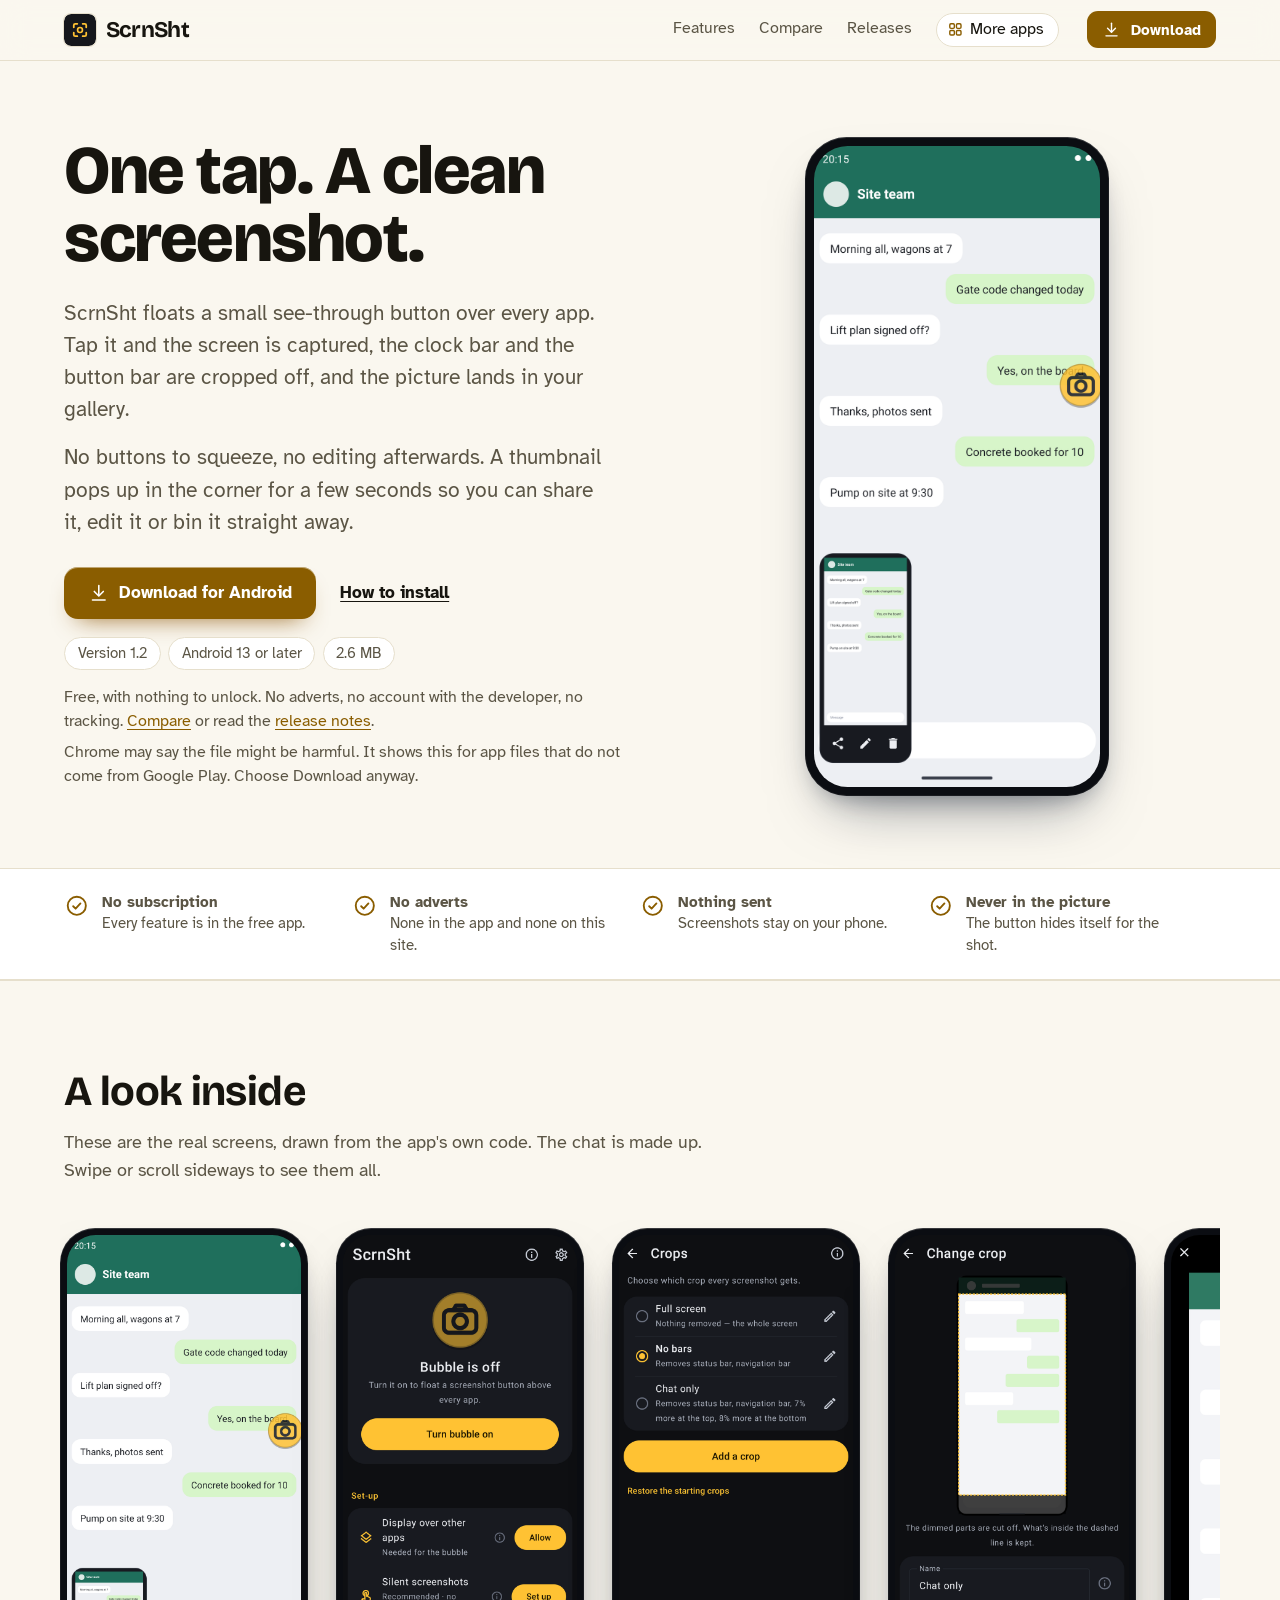
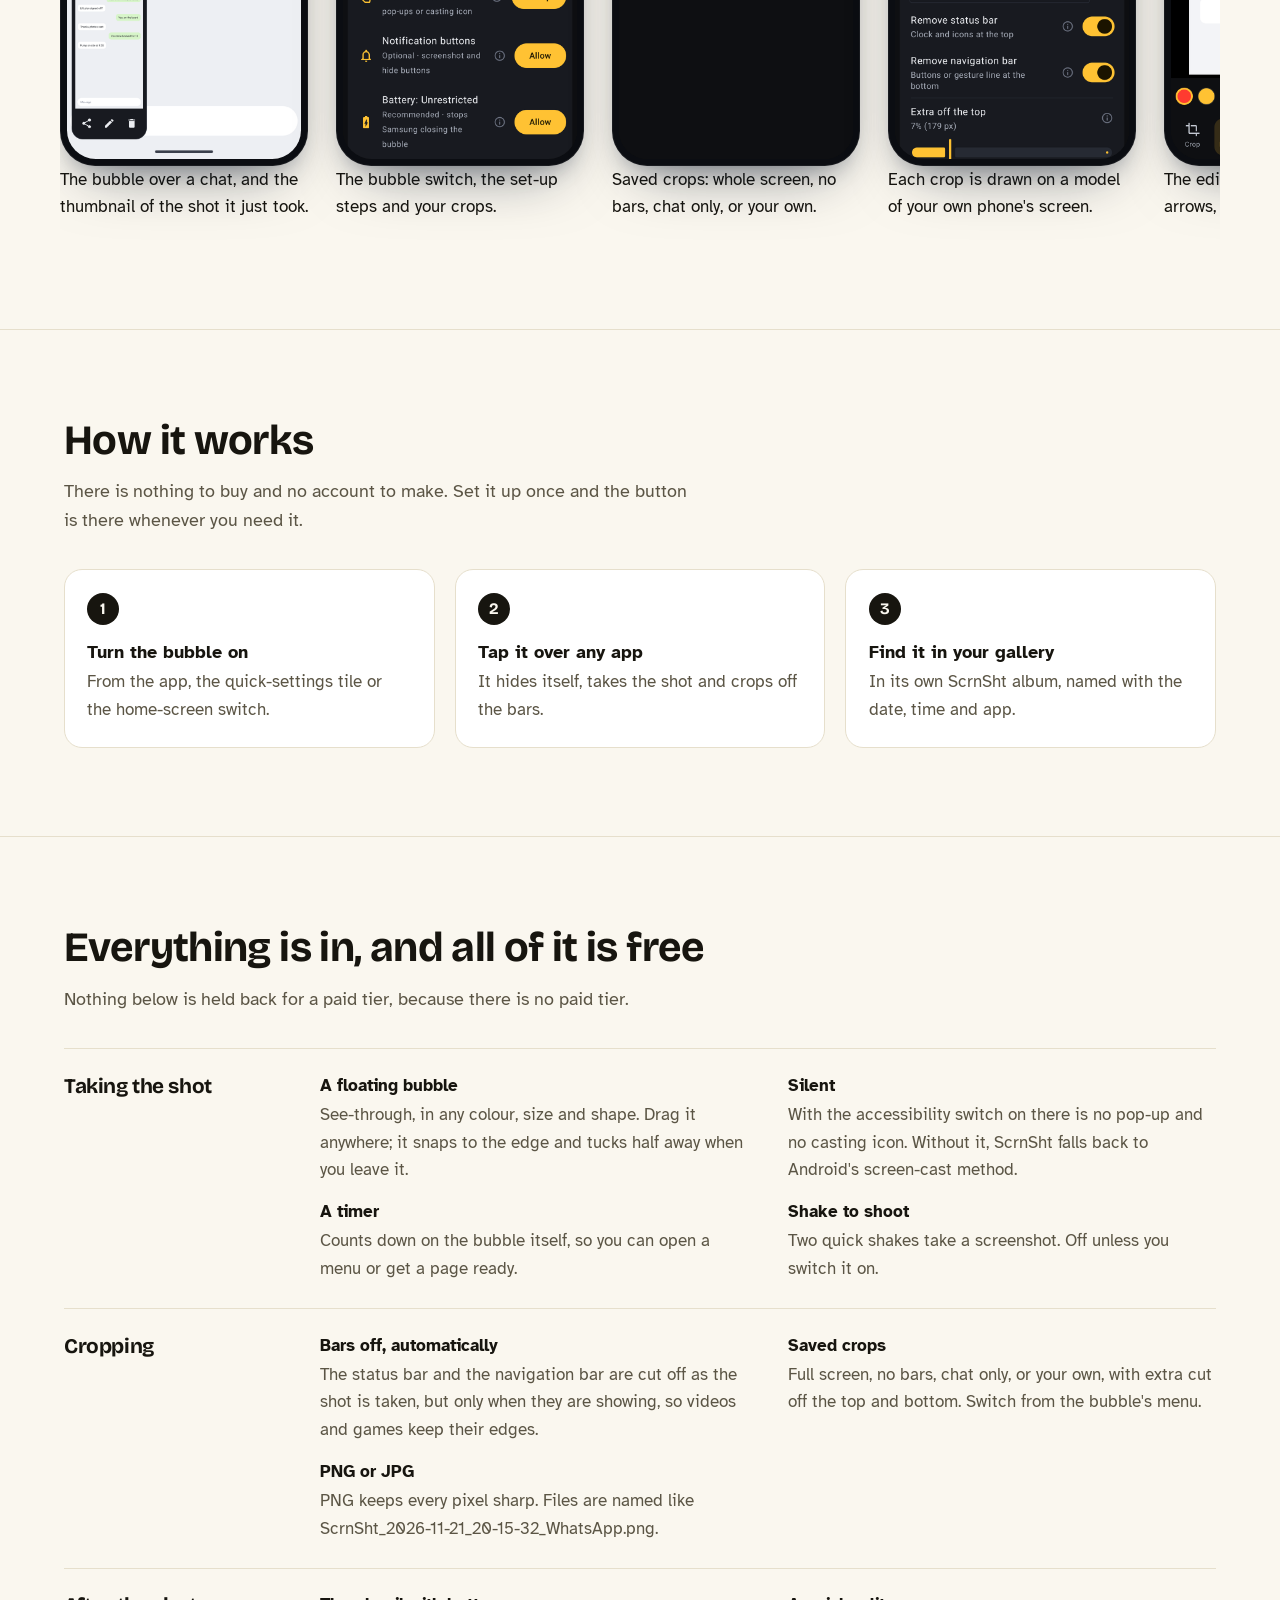
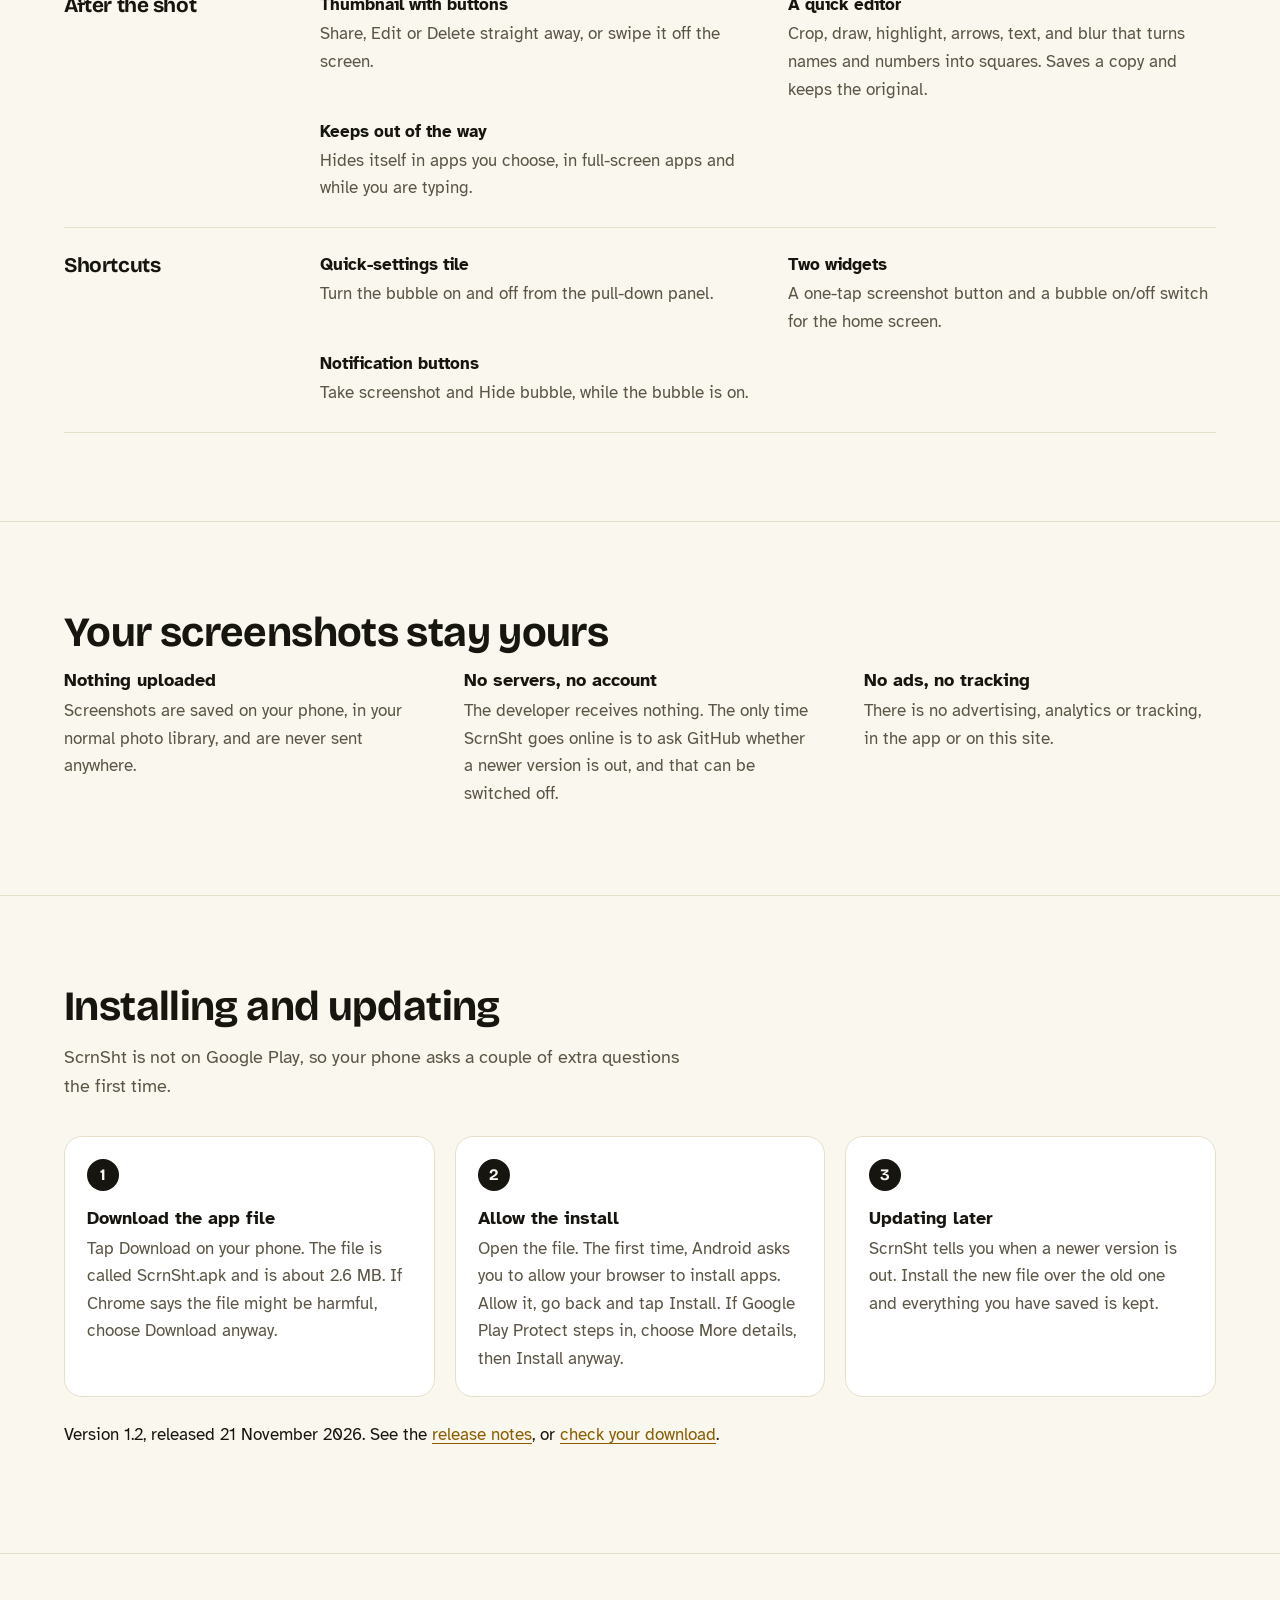
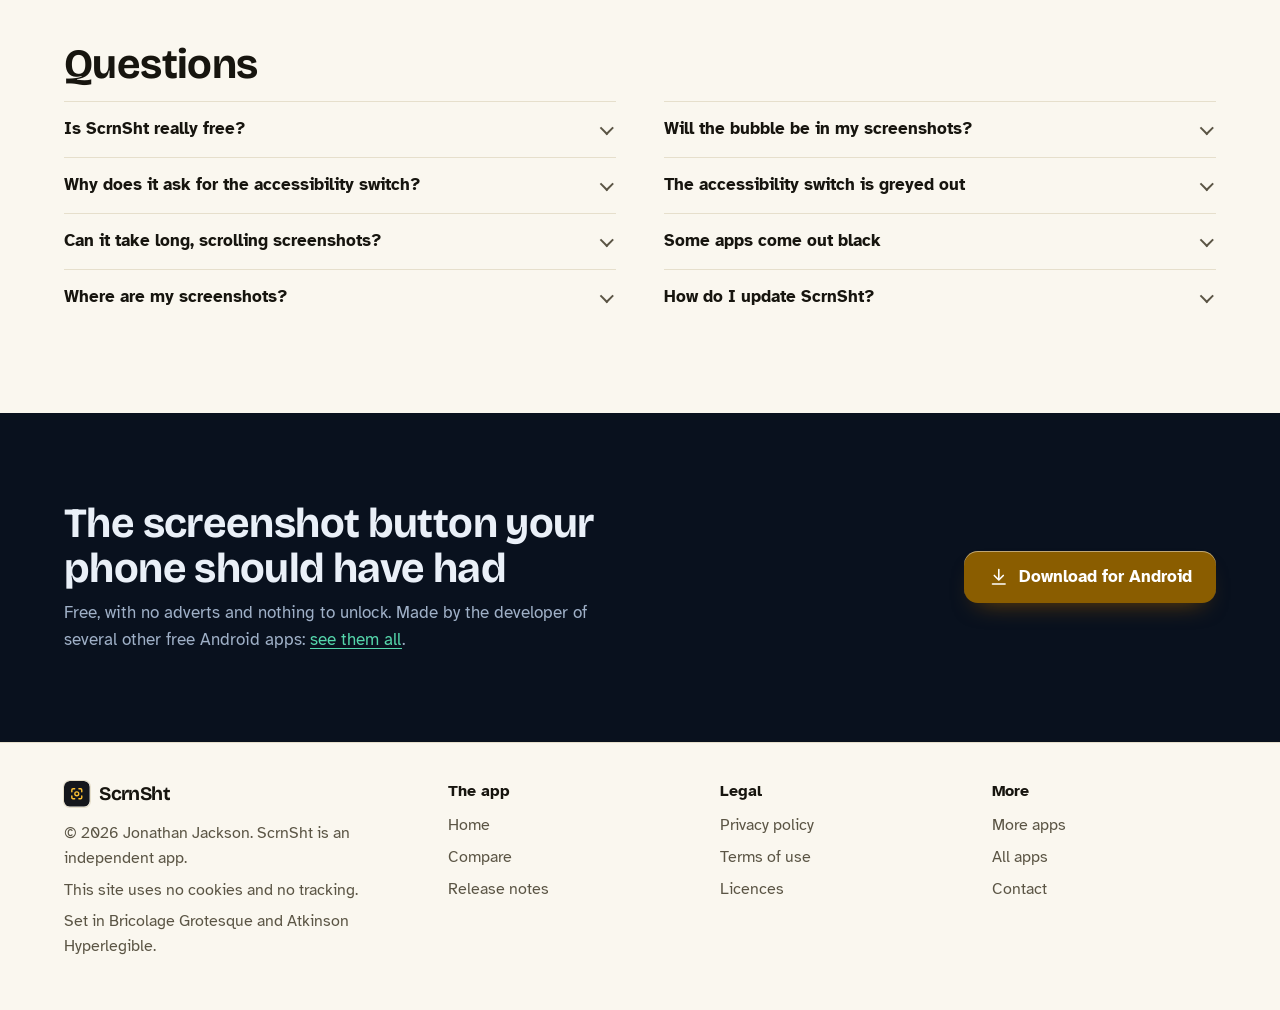
<file: index.html>
<!DOCTYPE html>
<html lang="en-GB">
<head>
<meta charset="utf-8">
<meta name="viewport" content="width=device-width, initial-scale=1">
<title>ScrnSht: a floating button for clean screenshots</title>
<meta name="description" content="ScrnSht is a free Android app that floats a see-through button over every app. One tap takes a screenshot with the status and navigation bars cropped off and saves it straight to your gallery. No adverts, no account.">
<meta name="author" content="Jonathan Jackson">
<link rel="canonical" href="https://customgpter.github.io/scrnsht/">
<meta name="theme-color" content="#faf7ef" media="(prefers-color-scheme: light)">
<meta name="theme-color" content="#0e0f12" media="(prefers-color-scheme: dark)">
<meta property="og:type" content="website">
<meta property="og:site_name" content="ScrnSht">
<meta property="og:title" content="ScrnSht: a floating button for clean screenshots">
<meta property="og:description" content="ScrnSht is a free Android app that floats a see-through button over every app. One tap takes a screenshot with the status and navigation bars cropped off and saves it straight to your gallery. No adverts, no account.">
<meta property="og:url" content="https://customgpter.github.io/scrnsht/">
<meta property="og:image" content="https://customgpter.github.io/scrnsht/assets/og.png">
<meta property="og:image:width" content="1200">
<meta property="og:image:height" content="630">
<meta property="og:image:alt" content="The ScrnSht bubble floating over a chat, with the thumbnail of the screenshot it just took">
<meta property="og:locale" content="en_GB">
<meta name="twitter:card" content="summary_large_image">
<link rel="icon" href="./assets/favicon.svg" type="image/svg+xml">
<link rel="apple-touch-icon" href="./assets/apple-touch-icon.png">
<link rel="preload" href="./assets/fonts/bricolage-grotesque-latin.woff2" as="font" type="font/woff2" crossorigin>
<link rel="preload" href="./assets/fonts/atkinson-hyperlegible-latin-400-normal.woff2" as="font" type="font/woff2" crossorigin>
<link rel="stylesheet" href="./assets/site.css?v=1">
<link rel="stylesheet" href="./assets/house.css?v=1">
<link rel="stylesheet" href="./assets/apps-list.css?v=1">
<script src="./assets/apps-list.js?v=1" defer></script>
<script type="application/ld+json">{"@context":"https://schema.org","@type":"SoftwareApplication","name":"ScrnSht","url":"https://customgpter.github.io/scrnsht/","description":"ScrnSht is a free Android app that floats a see-through button over every app. One tap takes a screenshot with the status and navigation bars cropped off and saves it straight to your gallery. No adverts, no account.","applicationCategory":"UtilitiesApplication","operatingSystem":"Android 13 or later","softwareVersion":"1.2","downloadUrl":"https://github.com/CustomGPTer/scrnsht/releases/latest/download/ScrnSht.apk","releaseNotes":"https://customgpter.github.io/scrnsht/releases.html","offers":{"@type":"Offer","price":"0","priceCurrency":"GBP"},"inLanguage":"en-GB","image":"https://customgpter.github.io/scrnsht/assets/og.png","featureList":["A floating bubble","Silent","A timer","Shake to shoot","Bars off, automatically","Saved crops","PNG or JPG","Thumbnail with buttons","A quick editor","Keeps out of the way","Quick-settings tile","Two widgets"],"author":{"@type":"Person","name":"Jonathan Jackson"}}</script>
<script type="application/ld+json">{"@context":"https://schema.org","@type":"FAQPage","mainEntity":[{"@type":"Question","name":"Is ScrnSht really free?","acceptedAnswer":{"@type":"Answer","text":"Yes. There is no paid version, no subscription and no adverts. See the comparison."}},{"@type":"Question","name":"Will the bubble be in my screenshots?","acceptedAnswer":{"@type":"Answer","text":"No. The bubble, the thumbnail and the flash all hide for the moment the shot is taken."}},{"@type":"Question","name":"Why does it ask for the accessibility switch?","acceptedAnswer":{"@type":"Answer","text":"It is how Android lets an app take a screenshot silently, with no pop-up. ScrnSht doesn't read, keep or send anything on your screen; it only notes which app is in front, so the file name can include it. Without the switch, ScrnSht uses Android's screen-cast method instead, which asks each time the bubble is turned on."}},{"@type":"Question","name":"The accessibility switch is greyed out","acceptedAnswer":{"@type":"Answer","text":"Android does this for apps installed from outside Google Play. Open ScrnSht, tap Set up on the Silent screenshots card, and follow the steps: they show where to tap \"Allow restricted settings\"."}},{"@type":"Question","name":"Can it take long, scrolling screenshots?","acceptedAnswer":{"@type":"Answer","text":"No. Samsung phones already do this well with the buttons; ScrnSht is for quick, clean shots of what is on the screen."}},{"@type":"Question","name":"Some apps come out black","acceptedAnswer":{"@type":"Answer","text":"Banking apps, some video apps and password screens tell Android not to allow screenshots. No screenshot app can capture them."}},{"@type":"Question","name":"Where are my screenshots?","acceptedAnswer":{"@type":"Answer","text":"In the ScrnSht album in your gallery, or with Samsung's screenshots if you choose that in Settings."}},{"@type":"Question","name":"How do I update ScrnSht?","acceptedAnswer":{"@type":"Answer","text":"ScrnSht checks GitHub once a day and shows a note on its main screen when a newer version is out. Install it over the one you have; your settings are kept."}}]}</script>
</head>
<body>
<a class="skip" href="#main">Skip to content</a>
<header class="masthead">
<div class="wrap">
<a class="brand" href="./" aria-label="ScrnSht home"><svg viewBox="0 0 108 108" aria-hidden="true"><rect width="108" height="108" rx="24" fill="#15171c"/><path d="M33,45V38a5,5 0,0 1,5 -5H45 M63,33H70a5,5 0,0 1,5 5V45 M75,63V70a5,5 0,0 1,-5 5H63 M45,75H38a5,5 0,0 1,-5 -5V63" fill="none" stroke="#FFC233" stroke-width="6" stroke-linecap="round" stroke-linejoin="round"/><circle cx="54" cy="54" r="11" fill="#FFC233"/><circle cx="54" cy="54" r="5.5" fill="#15171c"/></svg><span>ScrnSht</span></a>
<nav aria-label="Main"><ul><li><a href="./#features">Features</a></li><li><a href="./compare.html">Compare</a></li><li><a href="./releases.html">Releases</a></li><li><a class="more-apps" href="./more-apps.html"><svg class="ico" viewBox="0 0 24 24" aria-hidden="true"><rect x="4" y="4" width="6.5" height="6.5" rx="1.6"/><rect x="13.5" y="4" width="6.5" height="6.5" rx="1.6"/><rect x="4" y="13.5" width="6.5" height="6.5" rx="1.6"/><rect x="13.5" y="13.5" width="6.5" height="6.5" rx="1.6"/></svg>More apps</a></li></ul></nav>
<a class="button small" href="https://github.com/CustomGPTer/scrnsht/releases/latest/download/ScrnSht.apk"><svg class="ico" viewBox="0 0 24 24" aria-hidden="true"><path d="M12 4v11"/><path d="M7 10.5l5 5 5-5"/><path d="M5 20h14"/></svg>Download</a>
</div>
</header>
<main id="main">
<div class="hero">
<div class="wrap hero-grid">
<div class="hero-copy">
<h1>One tap. A clean screenshot.</h1>
<p class="lede">ScrnSht floats a small see-through button over every app. Tap it and the screen is captured, the clock bar and the button bar are cropped off, and the picture lands in your gallery.</p><p class="lede">No buttons to squeeze, no editing afterwards. A thumbnail pops up in the corner for a few seconds so you can share it, edit it or bin it straight away.</p>

<p class="get" id="download"><a class="button" href="https://github.com/CustomGPTer/scrnsht/releases/latest/download/ScrnSht.apk"><svg class="ico" viewBox="0 0 24 24" aria-hidden="true"><path d="M12 4v11"/><path d="M7 10.5l5 5 5-5"/><path d="M5 20h14"/></svg>Download for Android</a><a class="aside" href="#install">How to install</a></p>
<ul class="pills"><li>Version 1.2</li><li>Android 13 or later</li><li>2.6 MB</li></ul>
<p class="facts">Free, with nothing to unlock. No adverts, no account with the developer, no tracking. <a href="compare.html">Compare</a> or read the <a href="releases.html">release notes</a>.</p>
<p class="facts">Chrome may say the file might be harmful. It shows this for app files that do not come from Google Play. Choose Download anyway.</p>
</div>
<div class="hero-phone"><div class="phone"><img src="./assets/screens/in-use.png" alt="The bubble over a chat, and the thumbnail of the shot it just took." width="393" height="852" fetchpriority="high"></div></div>
</div>
</div>

<section class="promises" aria-label="In short">
<div class="wrap"><ul><li><svg class="ico" viewBox="0 0 24 24" aria-hidden="true"><circle cx="12" cy="12" r="8.5"/><path d="M8.6 12.4l2.3 2.3 4.5-4.9"/></svg><span><b>No subscription</b><span>Every feature is in the free app.</span></span></li><li><svg class="ico" viewBox="0 0 24 24" aria-hidden="true"><circle cx="12" cy="12" r="8.5"/><path d="M8.6 12.4l2.3 2.3 4.5-4.9"/></svg><span><b>No adverts</b><span>None in the app and none on this site.</span></span></li><li><svg class="ico" viewBox="0 0 24 24" aria-hidden="true"><circle cx="12" cy="12" r="8.5"/><path d="M8.6 12.4l2.3 2.3 4.5-4.9"/></svg><span><b>Nothing sent</b><span>Screenshots stay on your phone.</span></span></li><li><svg class="ico" viewBox="0 0 24 24" aria-hidden="true"><circle cx="12" cy="12" r="8.5"/><path d="M8.6 12.4l2.3 2.3 4.5-4.9"/></svg><span><b>Never in the picture</b><span>The button hides itself for the shot.</span></span></li></ul></div>
</section>

<section id="screens" aria-labelledby="screens-h">
<div class="wrap">
<h2 id="screens-h">A look inside</h2>
<p class="intro">These are the real screens, drawn from the app&#x27;s own code. The chat is made up. Swipe or scroll sideways to see them all.</p>
<div class="gallery" tabindex="0" role="region" aria-label="Screens from ScrnSht"><figure class="shot"><div class="phone"><img src="./assets/screens/in-use.png" alt="The bubble over a chat, and the thumbnail of the shot it just took." width="393" height="852" loading="eager" decoding="async"></div><figcaption>The bubble over a chat, and the thumbnail of the shot it just took.</figcaption></figure><figure class="shot"><div class="phone"><img src="./assets/screens/home.png" alt="The bubble switch, the set-up steps and your crops." width="393" height="852" loading="eager" decoding="async"></div><figcaption>The bubble switch, the set-up steps and your crops.</figcaption></figure><figure class="shot"><div class="phone"><img src="./assets/screens/crops.png" alt="Saved crops: whole screen, no bars, chat only, or your own." width="393" height="852" loading="eager" decoding="async"></div><figcaption>Saved crops: whole screen, no bars, chat only, or your own.</figcaption></figure><figure class="shot"><div class="phone"><img src="./assets/screens/edit-crop.png" alt="Each crop is drawn on a model of your own phone&#x27;s screen." width="393" height="852" loading="eager" decoding="async"></div><figcaption>Each crop is drawn on a model of your own phone&#x27;s screen.</figcaption></figure><figure class="shot"><div class="phone"><img src="./assets/screens/editor.png" alt="The editor: crop, draw, highlight, arrows, text and blur." width="393" height="852" loading="eager" decoding="async"></div><figcaption>The editor: crop, draw, highlight, arrows, text and blur.</figcaption></figure><figure class="shot"><div class="phone"><img src="./assets/screens/settings.png" alt="Every option has a note, and a full explanation behind the (i)." width="393" height="852" loading="eager" decoding="async"></div><figcaption>Every option has a note, and a full explanation behind the (i).</figcaption></figure><figure class="shot"><div class="phone"><img src="./assets/screens/hide-apps.png" alt="Pick the apps the bubble keeps out of." width="393" height="852" loading="eager" decoding="async"></div><figcaption>Pick the apps the bubble keeps out of.</figcaption></figure></div>
</div>
</section>

<section id="how" aria-labelledby="how-h">
<div class="wrap">
<h2 id="how-h">How it works</h2>
<p class="intro">There is nothing to buy and no account to make. Set it up once and the button is there whenever you need it.</p>
<ol class="steps"><li><h3>Turn the bubble on</h3><p>From the app, the quick-settings tile or the home-screen switch.</p></li><li><h3>Tap it over any app</h3><p>It hides itself, takes the shot and crops off the bars.</p></li><li><h3>Find it in your gallery</h3><p>In its own ScrnSht album, named with the date, time and app.</p></li></ol>
</div>
</section>

<section id="features" aria-labelledby="features-h">
<div class="wrap">
<h2 id="features-h">Everything is in, and all of it is free</h2>
<p class="intro">Nothing below is held back for a paid tier, because there is no paid tier.</p>
<div class="groups"><div class="group"><h3>Taking the shot</h3><dl><div><dt>A floating bubble</dt><dd>See-through, in any colour, size and shape. Drag it anywhere; it snaps to the edge and tucks half away when you leave it.</dd></div><div><dt>Silent</dt><dd>With the accessibility switch on there is no pop-up and no casting icon. Without it, ScrnSht falls back to Android's screen-cast method.</dd></div><div><dt>A timer</dt><dd>Counts down on the bubble itself, so you can open a menu or get a page ready.</dd></div><div><dt>Shake to shoot</dt><dd>Two quick shakes take a screenshot. Off unless you switch it on.</dd></div></dl></div><div class="group"><h3>Cropping</h3><dl><div><dt>Bars off, automatically</dt><dd>The status bar and the navigation bar are cut off as the shot is taken, but only when they are showing, so videos and games keep their edges.</dd></div><div><dt>Saved crops</dt><dd>Full screen, no bars, chat only, or your own, with extra cut off the top and bottom. Switch from the bubble's menu.</dd></div><div><dt>PNG or JPG</dt><dd>PNG keeps every pixel sharp. Files are named like ScrnSht_2026-11-21_20-15-32_WhatsApp.png.</dd></div></dl></div><div class="group"><h3>After the shot</h3><dl><div><dt>Thumbnail with buttons</dt><dd>Share, Edit or Delete straight away, or swipe it off the screen.</dd></div><div><dt>A quick editor</dt><dd>Crop, draw, highlight, arrows, text, and blur that turns names and numbers into squares. Saves a copy and keeps the original.</dd></div><div><dt>Keeps out of the way</dt><dd>Hides itself in apps you choose, in full-screen apps and while you are typing.</dd></div></dl></div><div class="group"><h3>Shortcuts</h3><dl><div><dt>Quick-settings tile</dt><dd>Turn the bubble on and off from the pull-down panel.</dd></div><div><dt>Two widgets</dt><dd>A one-tap screenshot button and a bubble on/off switch for the home screen.</dd></div><div><dt>Notification buttons</dt><dd>Take screenshot and Hide bubble, while the bubble is on.</dd></div></dl></div></div>
</div>
</section>

<section id="privacy" aria-labelledby="privacy-h">
<div class="wrap">
<h2 id="privacy-h">Your screenshots stay yours</h2>
<ul class="plain"><li><h3>Nothing uploaded</h3><p>Screenshots are saved on your phone, in your normal photo library, and are never sent anywhere.</p></li><li><h3>No servers, no account</h3><p>The developer receives nothing. The only time ScrnSht goes online is to ask GitHub whether a newer version is out, and that can be switched off.</p></li><li><h3>No ads, no tracking</h3><p>There is no advertising, analytics or tracking, in the app or on this site.</p></li></ul>
</div>
</section>

<section id="install" aria-labelledby="install-h">
<div class="wrap">
<h2 id="install-h">Installing and updating</h2>
<p class="intro">ScrnSht is not on Google Play, so your phone asks a couple of extra questions the first time.</p>
<ol class="steps"><li><h3>Download the app file</h3><p>Tap Download on your phone. The file is called ScrnSht.apk and is about 2.6 MB. If Chrome says the file might be harmful, choose Download anyway.</p></li><li><h3>Allow the install</h3><p>Open the file. The first time, Android asks you to allow your browser to install apps. Allow it, go back and tap Install. If Google Play Protect steps in, choose More details, then Install anyway.</p></li><li><h3>Updating later</h3><p>ScrnSht tells you when a newer version is out. Install the new file over the old one and everything you have saved is kept.</p></li></ol>
<p class="after-table">Version 1.2, released 21 November 2026. See the <a href="releases.html">release notes</a>, or <a href="releases.html#checking">check your download</a>.</p>
</div>
</section>

<section id="questions" aria-labelledby="questions-h">
<div class="wrap">
<h2 id="questions-h">Questions</h2>
<div class="faq"><details><summary>Is ScrnSht really free?</summary><p>Yes. There is no paid version, no subscription and no adverts. <a href="compare.html">See the comparison</a>.</p></details><details><summary>Will the bubble be in my screenshots?</summary><p>No. The bubble, the thumbnail and the flash all hide for the moment the shot is taken.</p></details><details><summary>Why does it ask for the accessibility switch?</summary><p>It is how Android lets an app take a screenshot silently, with no pop-up. ScrnSht doesn't read, keep or send anything on your screen; it only notes which app is in front, so the file name can include it. Without the switch, ScrnSht uses Android's screen-cast method instead, which asks each time the bubble is turned on.</p></details><details><summary>The accessibility switch is greyed out</summary><p>Android does this for apps installed from outside Google Play. Open ScrnSht, tap Set up on the Silent screenshots card, and follow the steps: they show where to tap "Allow restricted settings".</p></details><details><summary>Can it take long, scrolling screenshots?</summary><p>No. Samsung phones already do this well with the buttons; ScrnSht is for quick, clean shots of what is on the screen.</p></details><details><summary>Some apps come out black</summary><p>Banking apps, some video apps and password screens tell Android not to allow screenshots. No screenshot app can capture them.</p></details><details><summary>Where are my screenshots?</summary><p>In the ScrnSht album in your gallery, or with Samsung's screenshots if you choose that in Settings.</p></details><details><summary>How do I update ScrnSht?</summary><p>ScrnSht checks GitHub once a day and shows a note on its main screen when a newer version is out. Install it over the one you have; your settings are kept.</p></details></div>
</div>
</section>

<section class="closing" aria-labelledby="closing-h">
<div class="wrap">
<div><h2 id="closing-h">The screenshot button your phone should have had</h2><p>Free, with no adverts and nothing to unlock. Made by the developer of several other free Android apps: <a href="more-apps.html">see them all</a>.</p></div>
<a class="button" href="https://github.com/CustomGPTer/scrnsht/releases/latest/download/ScrnSht.apk"><svg class="ico" viewBox="0 0 24 24" aria-hidden="true"><path d="M12 4v11"/><path d="M7 10.5l5 5 5-5"/><path d="M5 20h14"/></svg>Download for Android</a>
</div>
</section>
</main>
<footer class="colophon">
<div class="wrap">
<div>
<a class="brand" href="./" aria-label="ScrnSht home"><svg viewBox="0 0 108 108" aria-hidden="true"><rect width="108" height="108" rx="24" fill="#15171c"/><path d="M33,45V38a5,5 0,0 1,5 -5H45 M63,33H70a5,5 0,0 1,5 5V45 M75,63V70a5,5 0,0 1,-5 5H63 M45,75H38a5,5 0,0 1,-5 -5V63" fill="none" stroke="#FFC233" stroke-width="6" stroke-linecap="round" stroke-linejoin="round"/><circle cx="54" cy="54" r="11" fill="#FFC233"/><circle cx="54" cy="54" r="5.5" fill="#15171c"/></svg><span>ScrnSht</span></a>
<p>&copy; 2026 Jonathan Jackson. ScrnSht is an independent app.</p>
<p>This site uses no cookies and no tracking.</p>
<p>Set in Bricolage Grotesque and Atkinson Hyperlegible.</p>
</div>
<nav aria-label="The app"><h2>The app</h2><ul>
<li><a href="./">Home</a></li>
<li><a href="./compare.html">Compare</a></li>
<li><a href="./releases.html">Release notes</a></li>

</ul></nav>
<nav aria-label="Legal"><h2>Legal</h2><ul>
<li><a href="./privacy.html">Privacy policy</a></li>
<li><a href="./terms.html">Terms of use</a></li>
<li><a href="./licences.html">Licences</a></li>
</ul></nav>
<nav aria-label="More"><h2>More</h2><ul>
<li><a href="./more-apps.html">More apps</a></li>
<li><a href="https://customgpter.github.io/">All apps</a></li>
<li><a href="https://github.com/CustomGPTer/scrnsht/issues">Contact</a></li>
</ul></nav>
</div>
</footer>
</body>
</html>
</file>
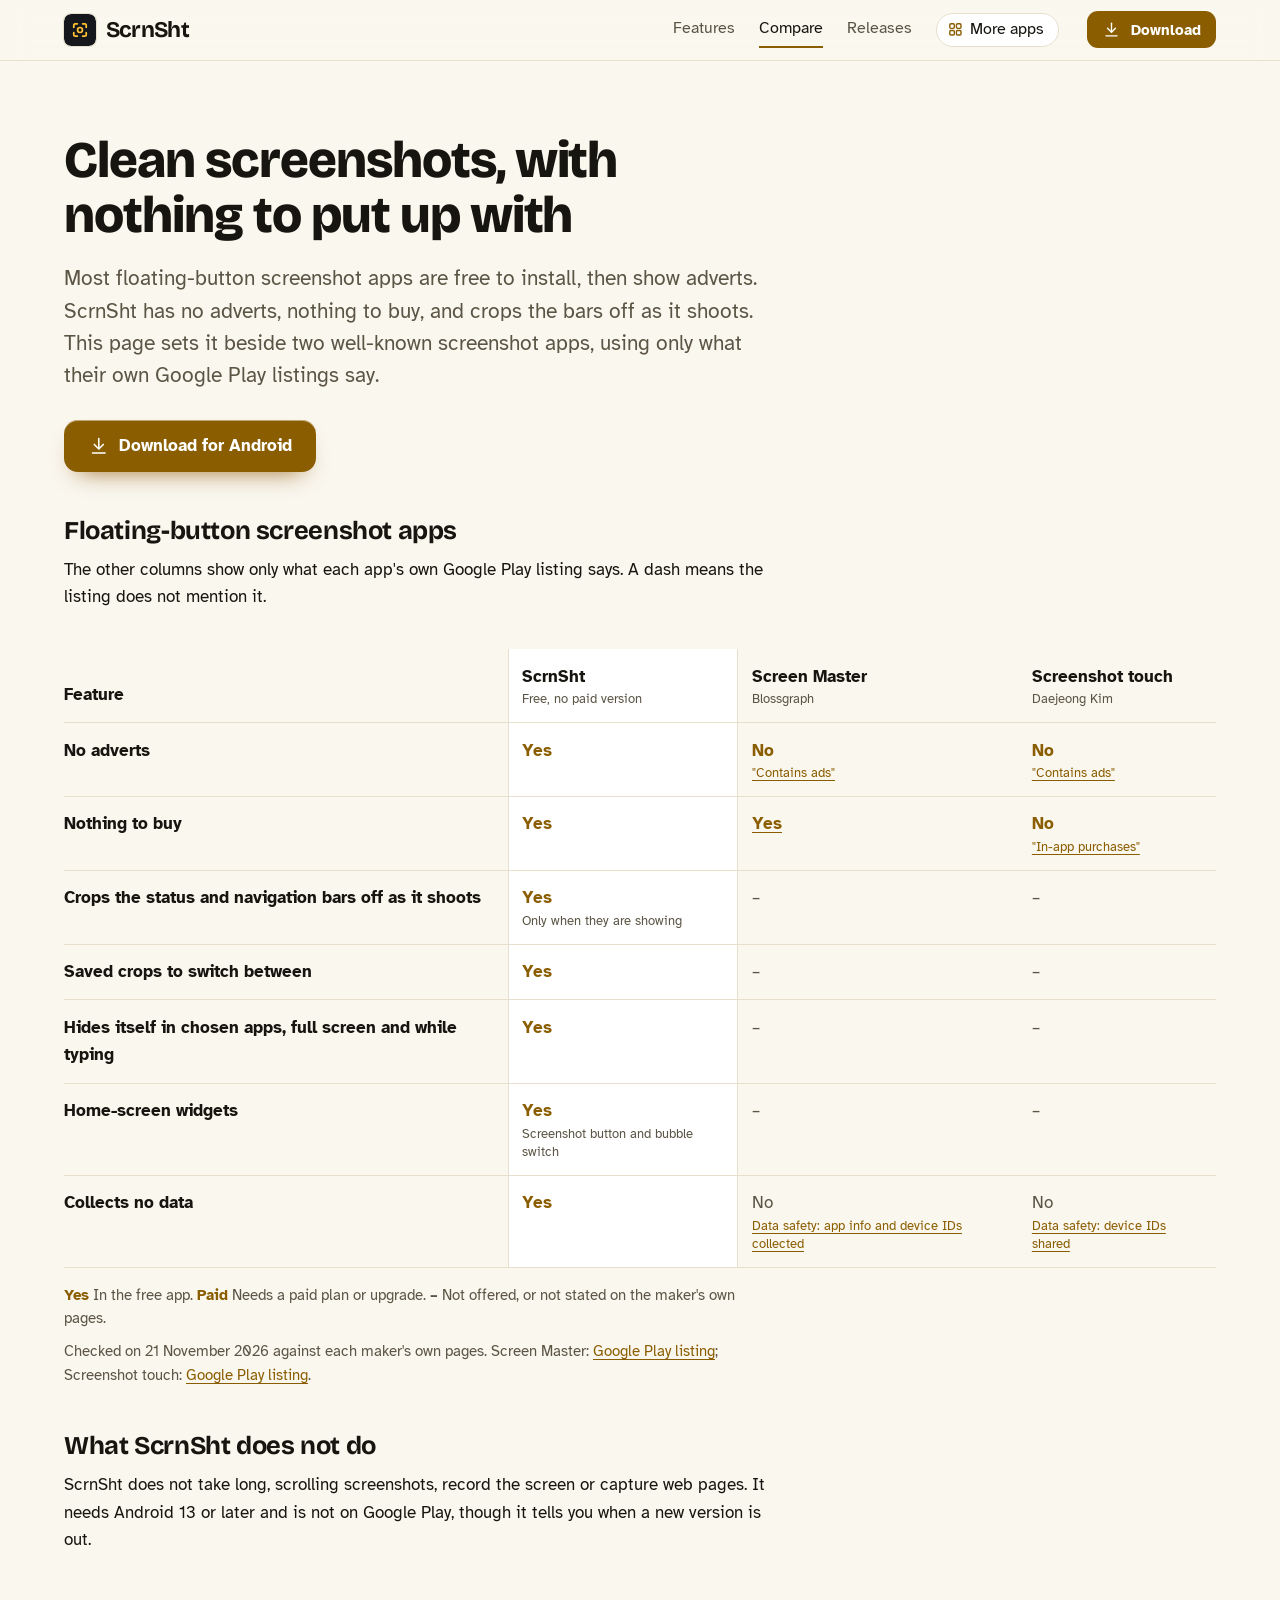
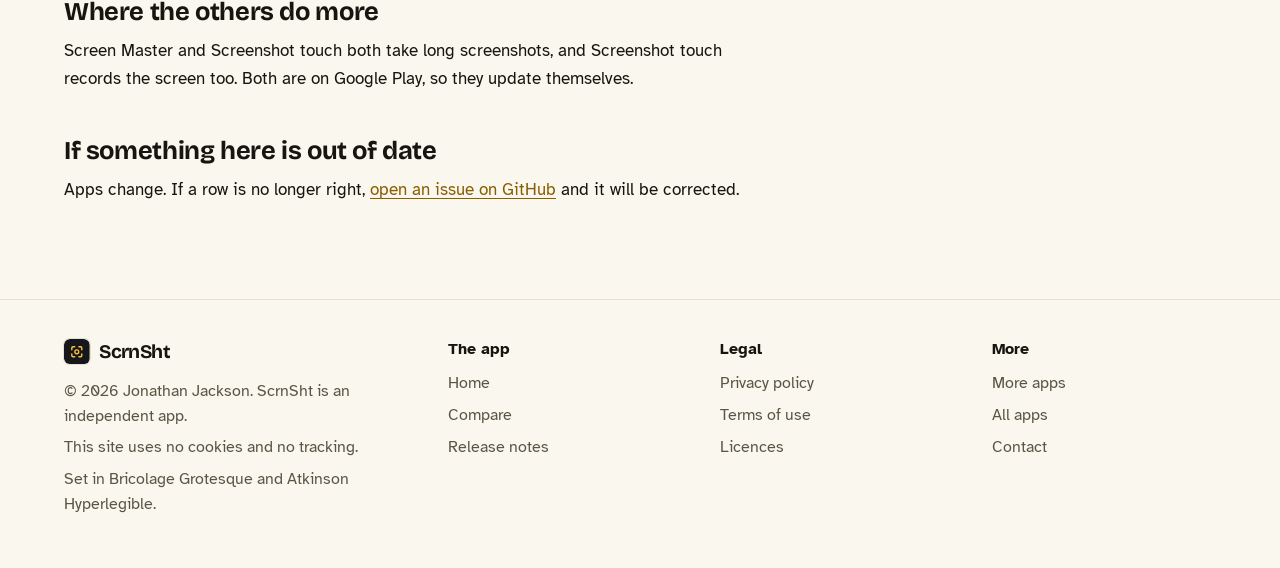
<file: compare.html>
<!DOCTYPE html>
<html lang="en-GB">
<head>
<meta charset="utf-8">
<meta name="viewport" content="width=device-width, initial-scale=1">
<title>ScrnSht compared with other screenshot apps</title>
<meta name="description" content="How ScrnSht compares with Screen Master and Screenshot touch, row by row, with each claim linked to the app&#x27;s own Google Play listing.">
<meta name="author" content="Jonathan Jackson">
<link rel="canonical" href="https://customgpter.github.io/scrnsht/compare.html">
<meta name="theme-color" content="#faf7ef" media="(prefers-color-scheme: light)">
<meta name="theme-color" content="#0e0f12" media="(prefers-color-scheme: dark)">
<meta property="og:type" content="website">
<meta property="og:site_name" content="ScrnSht">
<meta property="og:title" content="ScrnSht compared with other screenshot apps">
<meta property="og:description" content="How ScrnSht compares with Screen Master and Screenshot touch, row by row, with each claim linked to the app&#x27;s own Google Play listing.">
<meta property="og:url" content="https://customgpter.github.io/scrnsht/compare.html">
<meta property="og:image" content="https://customgpter.github.io/scrnsht/assets/og.png">
<meta property="og:image:width" content="1200">
<meta property="og:image:height" content="630">
<meta property="og:image:alt" content="The ScrnSht bubble floating over a chat, with the thumbnail of the screenshot it just took">
<meta property="og:locale" content="en_GB">
<meta name="twitter:card" content="summary_large_image">
<link rel="icon" href="./assets/favicon.svg" type="image/svg+xml">
<link rel="apple-touch-icon" href="./assets/apple-touch-icon.png">
<link rel="preload" href="./assets/fonts/bricolage-grotesque-latin.woff2" as="font" type="font/woff2" crossorigin>
<link rel="preload" href="./assets/fonts/atkinson-hyperlegible-latin-400-normal.woff2" as="font" type="font/woff2" crossorigin>
<link rel="stylesheet" href="./assets/site.css?v=1">
<link rel="stylesheet" href="./assets/house.css?v=1">
<link rel="stylesheet" href="./assets/apps-list.css?v=1">
<script src="./assets/apps-list.js?v=1" defer></script>
</head>
<body>
<a class="skip" href="#main">Skip to content</a>
<header class="masthead">
<div class="wrap">
<a class="brand" href="./" aria-label="ScrnSht home"><svg viewBox="0 0 108 108" aria-hidden="true"><rect width="108" height="108" rx="24" fill="#15171c"/><path d="M33,45V38a5,5 0,0 1,5 -5H45 M63,33H70a5,5 0,0 1,5 5V45 M75,63V70a5,5 0,0 1,-5 5H63 M45,75H38a5,5 0,0 1,-5 -5V63" fill="none" stroke="#FFC233" stroke-width="6" stroke-linecap="round" stroke-linejoin="round"/><circle cx="54" cy="54" r="11" fill="#FFC233"/><circle cx="54" cy="54" r="5.5" fill="#15171c"/></svg><span>ScrnSht</span></a>
<nav aria-label="Main"><ul><li><a href="./#features">Features</a></li><li><a href="./compare.html" aria-current="page">Compare</a></li><li><a href="./releases.html">Releases</a></li><li><a class="more-apps" href="./more-apps.html"><svg class="ico" viewBox="0 0 24 24" aria-hidden="true"><rect x="4" y="4" width="6.5" height="6.5" rx="1.6"/><rect x="13.5" y="4" width="6.5" height="6.5" rx="1.6"/><rect x="4" y="13.5" width="6.5" height="6.5" rx="1.6"/><rect x="13.5" y="13.5" width="6.5" height="6.5" rx="1.6"/></svg>More apps</a></li></ul></nav>
<a class="button small" href="https://github.com/CustomGPTer/scrnsht/releases/latest/download/ScrnSht.apk"><svg class="ico" viewBox="0 0 24 24" aria-hidden="true"><path d="M12 4v11"/><path d="M7 10.5l5 5 5-5"/><path d="M5 20h14"/></svg>Download</a>
</div>
</header>
<main id="main" class="doc">
<div class="wrap">
<div class="measure">
<h1>Clean screenshots, with nothing to put up with</h1>
<p class="lede">Most floating-button screenshot apps are free to install, then show adverts. ScrnSht has no adverts, nothing to buy, and crops the bars off as it shoots. This page sets it beside two well-known screenshot apps, using only what their own Google Play listings say.</p>
<p class="get"><a class="button" href="https://github.com/CustomGPTer/scrnsht/releases/latest/download/ScrnSht.apk"><svg class="ico" viewBox="0 0 24 24" aria-hidden="true"><path d="M12 4v11"/><path d="M7 10.5l5 5 5-5"/><path d="M5 20h14"/></svg>Download for Android</a></p>
<h2 id="table">Floating-button screenshot apps</h2>
<p>The other columns show only what each app's own Google Play listing says. A dash means the listing does not mention it.</p>
</div>
<div class="scroll">
<table class="cmp">
<thead><tr><th scope="col">Feature</th><th scope="col" class="ours">ScrnSht<small>Free, no paid version</small></th><th scope="col">Screen Master<small>Blossgraph</small></th><th scope="col">Screenshot touch<small>Daejeong Kim</small></th></tr></thead>
<tbody>
<tr><th scope="row">No adverts</th><td class="yes ours"><span class="app">ScrnSht</span><span class="v">Yes</span></td><td class="pay"><span class="app">Screen Master</span><span class="v">No<small><a href="https://play.google.com/store/apps/details?id=pro.capture.screenshot">"Contains ads"</a></small></span></td><td class="pay"><span class="app">Screenshot touch</span><span class="v">No<small><a href="https://play.google.com/store/apps/details?id=com.mdiwebma.screenshot">"Contains ads"</a></small></span></td></tr>
<tr><th scope="row">Nothing to buy</th><td class="yes ours"><span class="app">ScrnSht</span><span class="v">Yes</span></td><td class="yes"><span class="app">Screen Master</span><span class="v"><a href="https://play.google.com/store/apps/details?id=pro.capture.screenshot">Yes</a></span></td><td class="pay"><span class="app">Screenshot touch</span><span class="v">No<small><a href="https://play.google.com/store/apps/details?id=com.mdiwebma.screenshot">"In-app purchases"</a></small></span></td></tr>
<tr><th scope="row">Crops the status and navigation bars off as it shoots</th><td class="yes ours"><span class="app">ScrnSht</span><span class="v">Yes<small>Only when they are showing</small></span></td><td class="na"><span class="app">Screen Master</span><span class="v">&ndash;</span></td><td class="na"><span class="app">Screenshot touch</span><span class="v">&ndash;</span></td></tr>
<tr><th scope="row">Saved crops to switch between</th><td class="yes ours"><span class="app">ScrnSht</span><span class="v">Yes</span></td><td class="na"><span class="app">Screen Master</span><span class="v">&ndash;</span></td><td class="na"><span class="app">Screenshot touch</span><span class="v">&ndash;</span></td></tr>
<tr><th scope="row">Hides itself in chosen apps, full screen and while typing</th><td class="yes ours"><span class="app">ScrnSht</span><span class="v">Yes</span></td><td class="na"><span class="app">Screen Master</span><span class="v">&ndash;</span></td><td class="na"><span class="app">Screenshot touch</span><span class="v">&ndash;</span></td></tr>
<tr><th scope="row">Home-screen widgets</th><td class="yes ours"><span class="app">ScrnSht</span><span class="v">Yes<small>Screenshot button and bubble switch</small></span></td><td class="na"><span class="app">Screen Master</span><span class="v">&ndash;</span></td><td class="na"><span class="app">Screenshot touch</span><span class="v">&ndash;</span></td></tr>
<tr><th scope="row">Collects no data</th><td class="yes ours"><span class="app">ScrnSht</span><span class="v">Yes</span></td><td class="na"><span class="app">Screen Master</span><span class="v">No<small><a href="https://play.google.com/store/apps/details?id=pro.capture.screenshot">Data safety: app info and device IDs collected</a></small></span></td><td class="na"><span class="app">Screenshot touch</span><span class="v">No<small><a href="https://play.google.com/store/apps/details?id=com.mdiwebma.screenshot">Data safety: device IDs shared</a></small></span></td></tr>
</tbody>
</table>
</div>
<div class="measure">
<p class="key"><strong class="yes">Yes</strong> In the free app. <strong class="pay">Paid</strong> Needs a paid plan or upgrade. <strong>&ndash;</strong> Not offered, or not stated on the maker's own pages.</p>
<p class="key">Checked on 21 November 2026 against each maker's own pages. Screen Master: <a href="https://play.google.com/store/apps/details?id=pro.capture.screenshot">Google Play listing</a>; Screenshot touch: <a href="https://play.google.com/store/apps/details?id=com.mdiwebma.screenshot">Google Play listing</a>.</p>
<h2>What ScrnSht does not do</h2><p>ScrnSht does not take long, scrolling screenshots, record the screen or capture web pages. It needs Android 13 or later and is not on Google Play, though it tells you when a new version is out.</p><h2>Where the others do more</h2><p>Screen Master and Screenshot touch both take long screenshots, and Screenshot touch records the screen too. Both are on Google Play, so they update themselves.</p>
<h2 id="wrong">If something here is out of date</h2>
<p>Apps change. If a row is no longer right, <a href="https://github.com/CustomGPTer/scrnsht/issues">open an issue on GitHub</a> and it will be corrected.</p>
</div>
</div>
</main>
<footer class="colophon">
<div class="wrap">
<div>
<a class="brand" href="./" aria-label="ScrnSht home"><svg viewBox="0 0 108 108" aria-hidden="true"><rect width="108" height="108" rx="24" fill="#15171c"/><path d="M33,45V38a5,5 0,0 1,5 -5H45 M63,33H70a5,5 0,0 1,5 5V45 M75,63V70a5,5 0,0 1,-5 5H63 M45,75H38a5,5 0,0 1,-5 -5V63" fill="none" stroke="#FFC233" stroke-width="6" stroke-linecap="round" stroke-linejoin="round"/><circle cx="54" cy="54" r="11" fill="#FFC233"/><circle cx="54" cy="54" r="5.5" fill="#15171c"/></svg><span>ScrnSht</span></a>
<p>&copy; 2026 Jonathan Jackson. ScrnSht is an independent app.</p>
<p>This site uses no cookies and no tracking.</p>
<p>Set in Bricolage Grotesque and Atkinson Hyperlegible.</p>
</div>
<nav aria-label="The app"><h2>The app</h2><ul>
<li><a href="./">Home</a></li>
<li><a href="./compare.html">Compare</a></li>
<li><a href="./releases.html">Release notes</a></li>

</ul></nav>
<nav aria-label="Legal"><h2>Legal</h2><ul>
<li><a href="./privacy.html">Privacy policy</a></li>
<li><a href="./terms.html">Terms of use</a></li>
<li><a href="./licences.html">Licences</a></li>
</ul></nav>
<nav aria-label="More"><h2>More</h2><ul>
<li><a href="./more-apps.html">More apps</a></li>
<li><a href="https://customgpter.github.io/">All apps</a></li>
<li><a href="https://github.com/CustomGPTer/scrnsht/issues">Contact</a></li>
</ul></nav>
</div>
</footer>
</body>
</html>
</file>
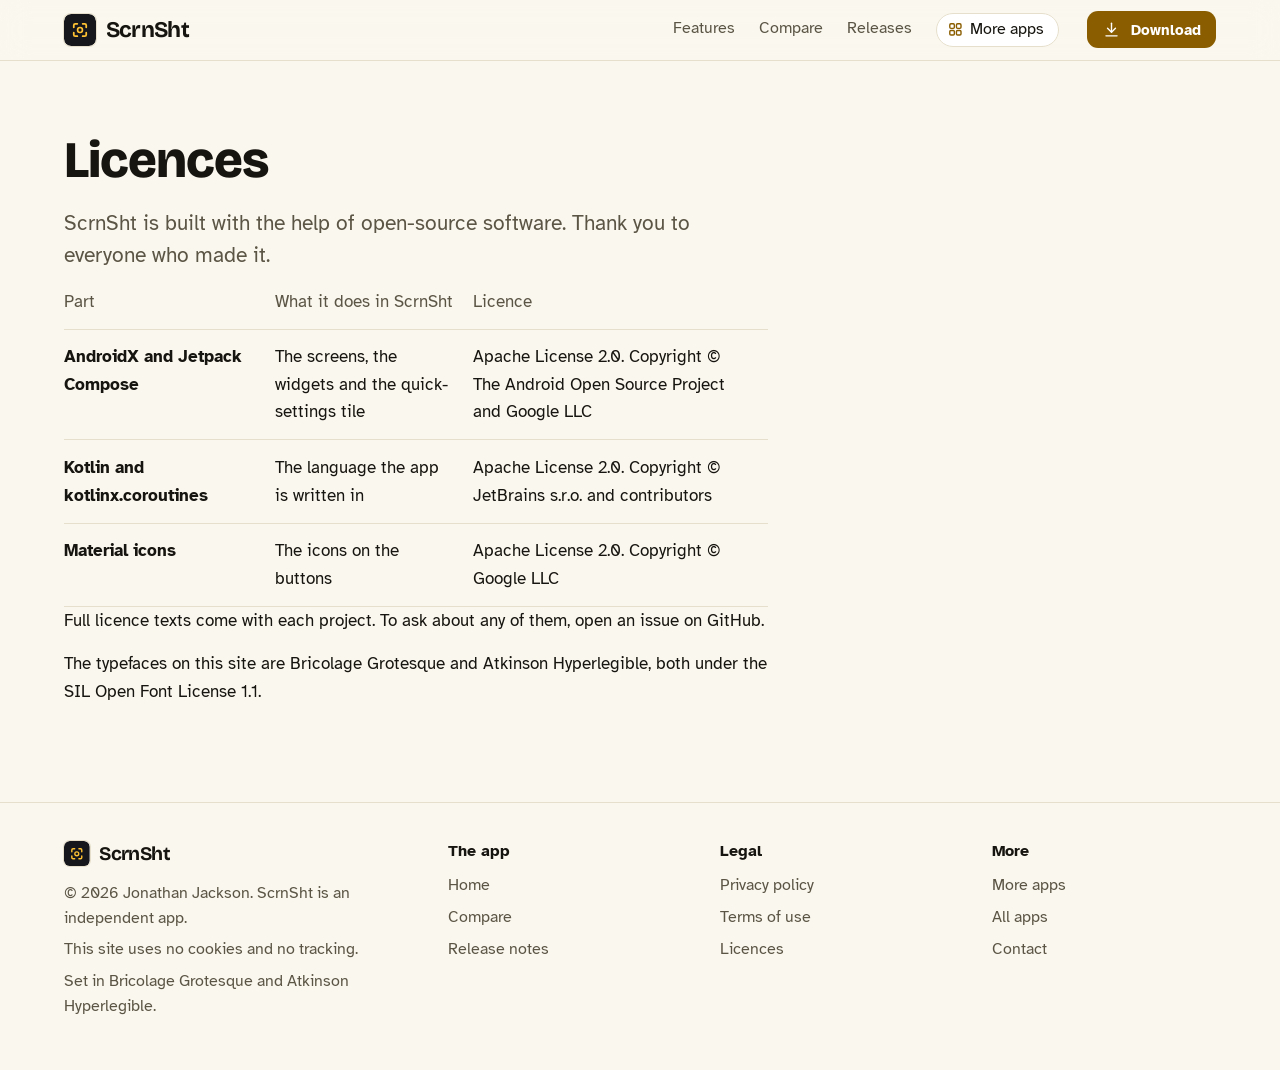
<file: licences.html>
<!DOCTYPE html>
<html lang="en-GB">
<head>
<meta charset="utf-8">
<meta name="viewport" content="width=device-width, initial-scale=1">
<title>ScrnSht licences</title>
<meta name="description" content="The open-source parts inside ScrnSht and their licences.">
<meta name="author" content="Jonathan Jackson">
<link rel="canonical" href="https://customgpter.github.io/scrnsht/licences.html">
<meta name="theme-color" content="#faf7ef" media="(prefers-color-scheme: light)">
<meta name="theme-color" content="#0e0f12" media="(prefers-color-scheme: dark)">
<meta property="og:type" content="website">
<meta property="og:site_name" content="ScrnSht">
<meta property="og:title" content="ScrnSht licences">
<meta property="og:description" content="The open-source parts inside ScrnSht and their licences.">
<meta property="og:url" content="https://customgpter.github.io/scrnsht/licences.html">
<meta property="og:image" content="https://customgpter.github.io/scrnsht/assets/og.png">
<meta property="og:image:width" content="1200">
<meta property="og:image:height" content="630">
<meta property="og:image:alt" content="The ScrnSht bubble floating over a chat, with the thumbnail of the screenshot it just took">
<meta property="og:locale" content="en_GB">
<meta name="twitter:card" content="summary_large_image">
<link rel="icon" href="./assets/favicon.svg" type="image/svg+xml">
<link rel="apple-touch-icon" href="./assets/apple-touch-icon.png">
<link rel="preload" href="./assets/fonts/bricolage-grotesque-latin.woff2" as="font" type="font/woff2" crossorigin>
<link rel="preload" href="./assets/fonts/atkinson-hyperlegible-latin-400-normal.woff2" as="font" type="font/woff2" crossorigin>
<link rel="stylesheet" href="./assets/site.css?v=1">
<link rel="stylesheet" href="./assets/house.css?v=1">
<link rel="stylesheet" href="./assets/apps-list.css?v=1">
<script src="./assets/apps-list.js?v=1" defer></script>
</head>
<body>
<a class="skip" href="#main">Skip to content</a>
<header class="masthead">
<div class="wrap">
<a class="brand" href="./" aria-label="ScrnSht home"><svg viewBox="0 0 108 108" aria-hidden="true"><rect width="108" height="108" rx="24" fill="#15171c"/><path d="M33,45V38a5,5 0,0 1,5 -5H45 M63,33H70a5,5 0,0 1,5 5V45 M75,63V70a5,5 0,0 1,-5 5H63 M45,75H38a5,5 0,0 1,-5 -5V63" fill="none" stroke="#FFC233" stroke-width="6" stroke-linecap="round" stroke-linejoin="round"/><circle cx="54" cy="54" r="11" fill="#FFC233"/><circle cx="54" cy="54" r="5.5" fill="#15171c"/></svg><span>ScrnSht</span></a>
<nav aria-label="Main"><ul><li><a href="./#features">Features</a></li><li><a href="./compare.html">Compare</a></li><li><a href="./releases.html">Releases</a></li><li><a class="more-apps" href="./more-apps.html"><svg class="ico" viewBox="0 0 24 24" aria-hidden="true"><rect x="4" y="4" width="6.5" height="6.5" rx="1.6"/><rect x="13.5" y="4" width="6.5" height="6.5" rx="1.6"/><rect x="4" y="13.5" width="6.5" height="6.5" rx="1.6"/><rect x="13.5" y="13.5" width="6.5" height="6.5" rx="1.6"/></svg>More apps</a></li></ul></nav>
<a class="button small" href="https://github.com/CustomGPTer/scrnsht/releases/latest/download/ScrnSht.apk"><svg class="ico" viewBox="0 0 24 24" aria-hidden="true"><path d="M12 4v11"/><path d="M7 10.5l5 5 5-5"/><path d="M5 20h14"/></svg>Download</a>
</div>
</header>
<main id="main" class="doc">
<div class="wrap">
<div class="measure">
<h1>Licences</h1>
<p class="lede">ScrnSht is built with the help of open-source software. Thank you to everyone who made it.</p>
<div class="scroll"><table><thead><tr><th scope="col">Part</th><th scope="col">What it does in ScrnSht</th><th scope="col">Licence</th></tr></thead><tbody><tr><th scope="row">AndroidX and Jetpack Compose</th><td>The screens, the widgets and the quick-settings tile</td><td>Apache License 2.0. Copyright &copy; The Android Open Source Project and Google LLC</td></tr><tr><th scope="row">Kotlin and kotlinx.coroutines</th><td>The language the app is written in</td><td>Apache License 2.0. Copyright &copy; JetBrains s.r.o. and contributors</td></tr><tr><th scope="row">Material icons</th><td>The icons on the buttons</td><td>Apache License 2.0. Copyright &copy; Google LLC</td></tr></tbody></table></div>
<p>Full licence texts come with each project. To ask about any of them, open an issue on GitHub.</p>
<p>The typefaces on this site are Bricolage Grotesque and Atkinson Hyperlegible, both under the SIL Open Font License 1.1.</p>
</div>
</div>
</main>
<footer class="colophon">
<div class="wrap">
<div>
<a class="brand" href="./" aria-label="ScrnSht home"><svg viewBox="0 0 108 108" aria-hidden="true"><rect width="108" height="108" rx="24" fill="#15171c"/><path d="M33,45V38a5,5 0,0 1,5 -5H45 M63,33H70a5,5 0,0 1,5 5V45 M75,63V70a5,5 0,0 1,-5 5H63 M45,75H38a5,5 0,0 1,-5 -5V63" fill="none" stroke="#FFC233" stroke-width="6" stroke-linecap="round" stroke-linejoin="round"/><circle cx="54" cy="54" r="11" fill="#FFC233"/><circle cx="54" cy="54" r="5.5" fill="#15171c"/></svg><span>ScrnSht</span></a>
<p>&copy; 2026 Jonathan Jackson. ScrnSht is an independent app.</p>
<p>This site uses no cookies and no tracking.</p>
<p>Set in Bricolage Grotesque and Atkinson Hyperlegible.</p>
</div>
<nav aria-label="The app"><h2>The app</h2><ul>
<li><a href="./">Home</a></li>
<li><a href="./compare.html">Compare</a></li>
<li><a href="./releases.html">Release notes</a></li>

</ul></nav>
<nav aria-label="Legal"><h2>Legal</h2><ul>
<li><a href="./privacy.html">Privacy policy</a></li>
<li><a href="./terms.html">Terms of use</a></li>
<li><a href="./licences.html">Licences</a></li>
</ul></nav>
<nav aria-label="More"><h2>More</h2><ul>
<li><a href="./more-apps.html">More apps</a></li>
<li><a href="https://customgpter.github.io/">All apps</a></li>
<li><a href="https://github.com/CustomGPTer/scrnsht/issues">Contact</a></li>
</ul></nav>
</div>
</footer>
</body>
</html>
</file>
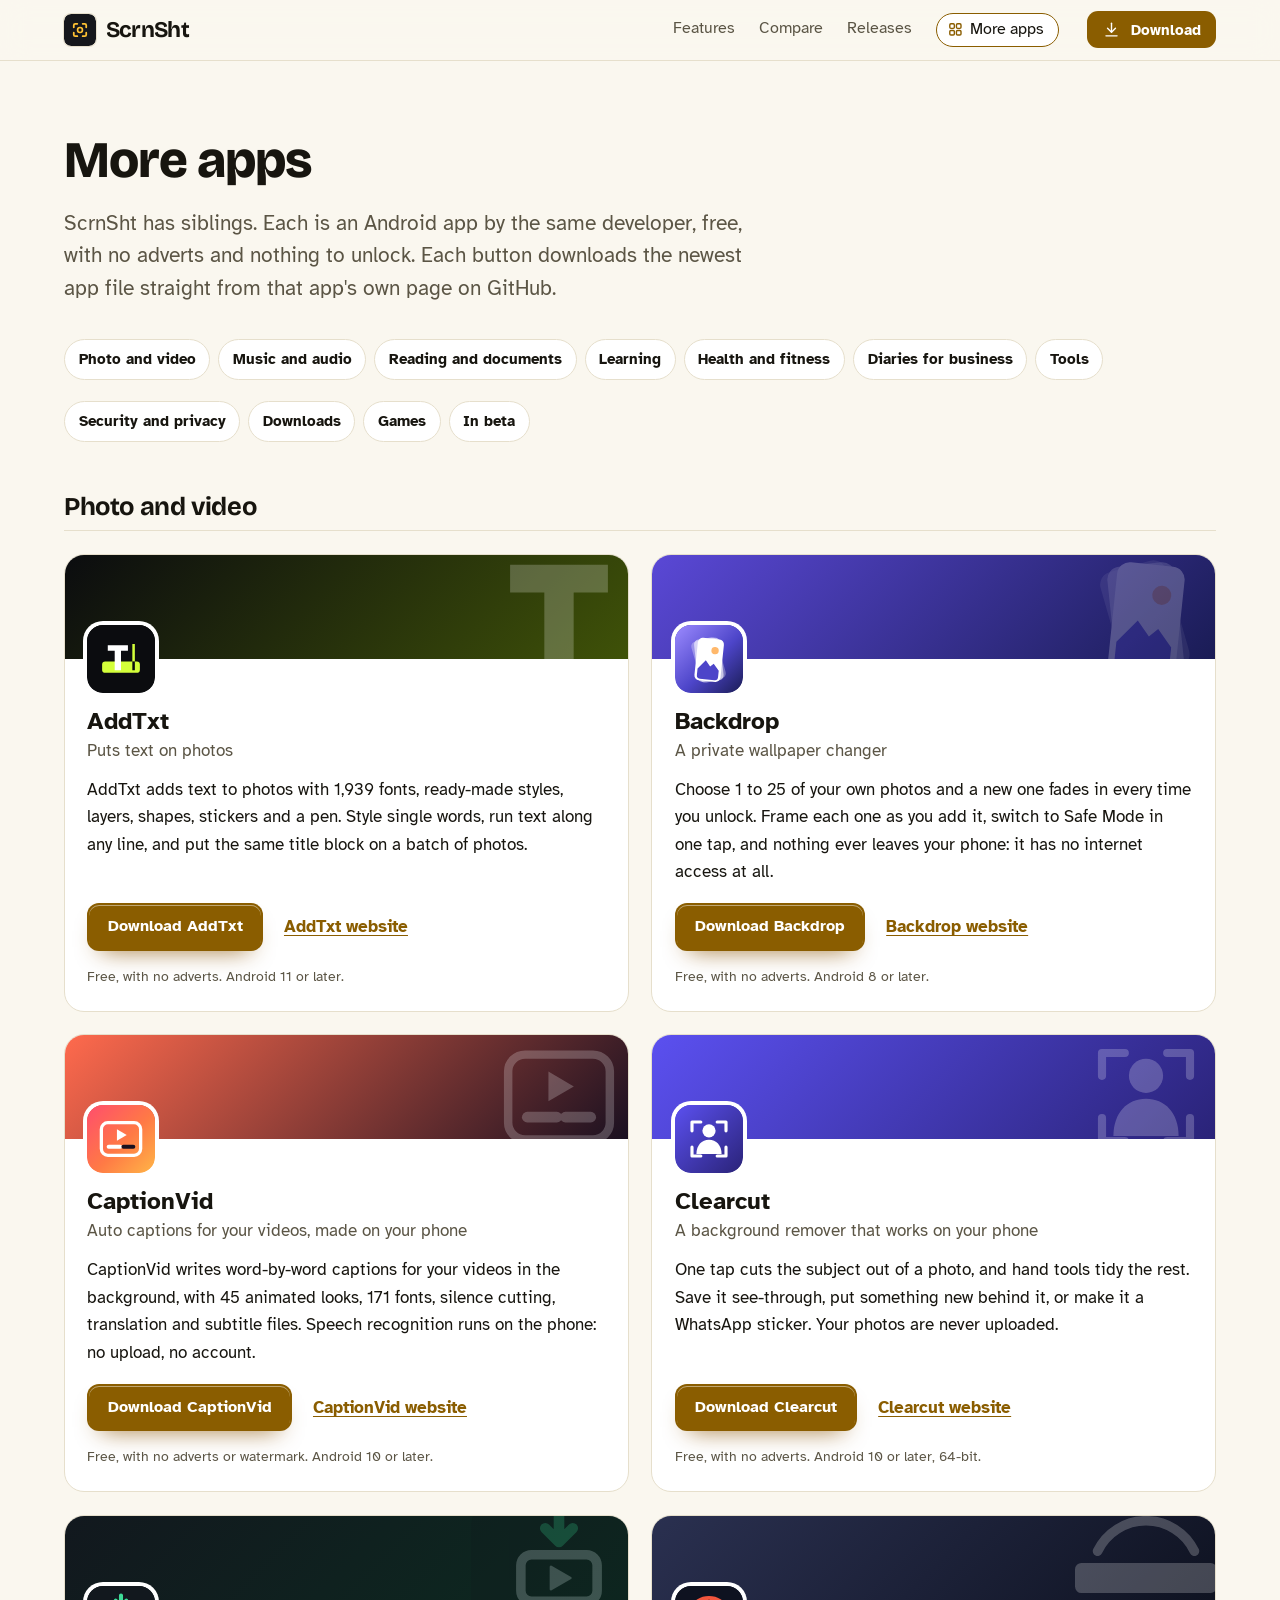
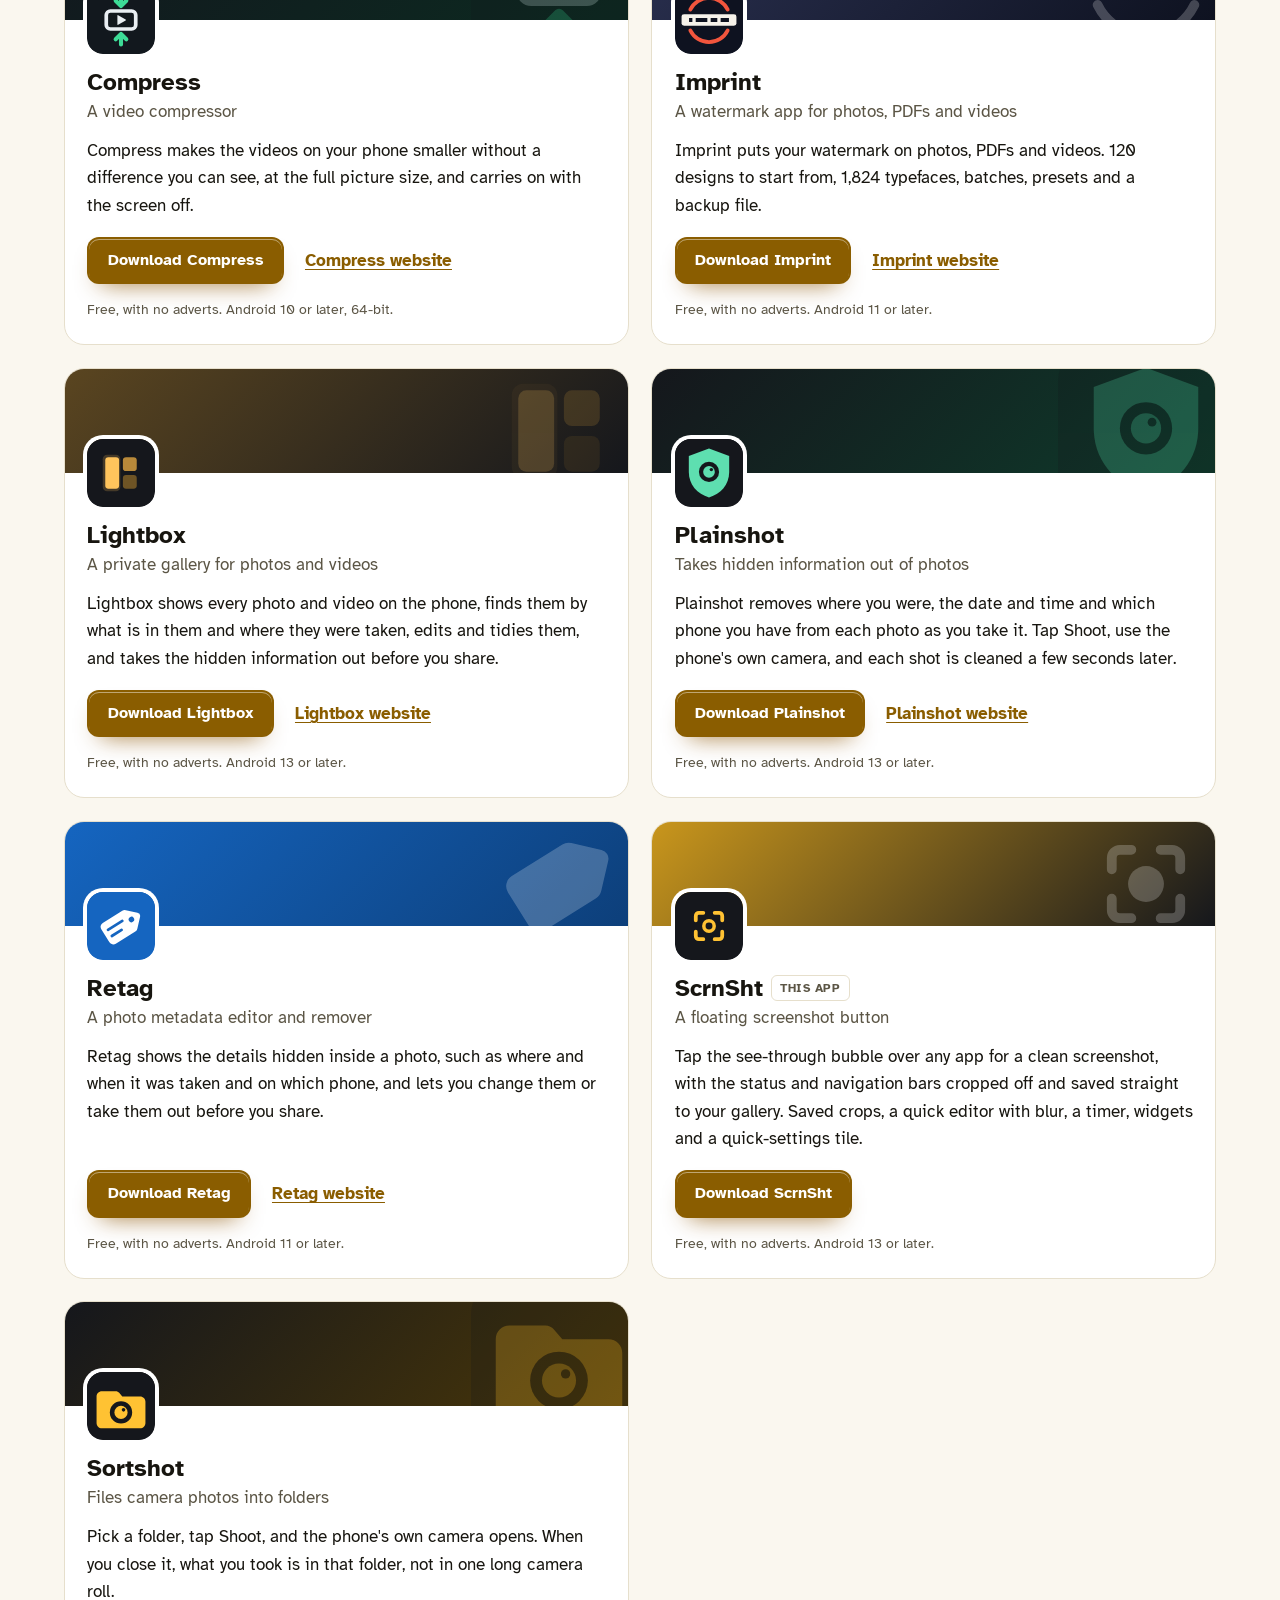
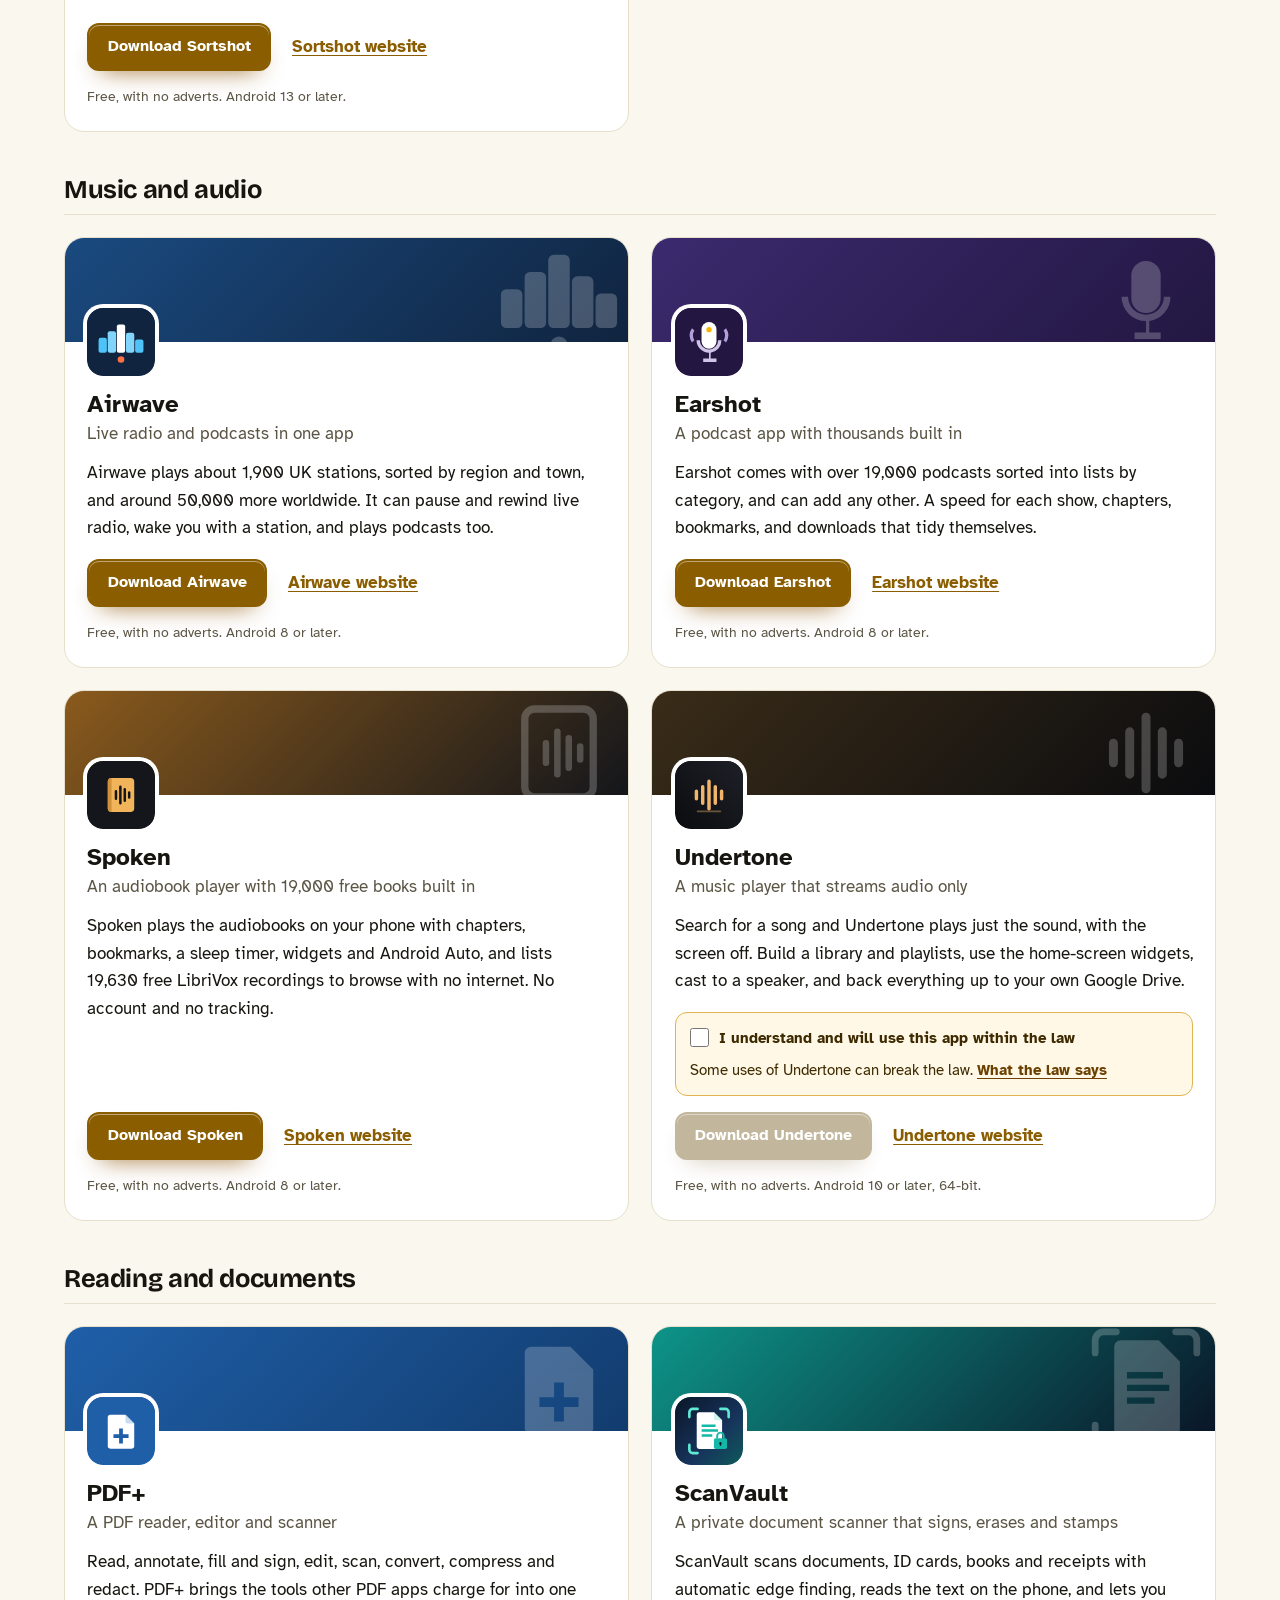
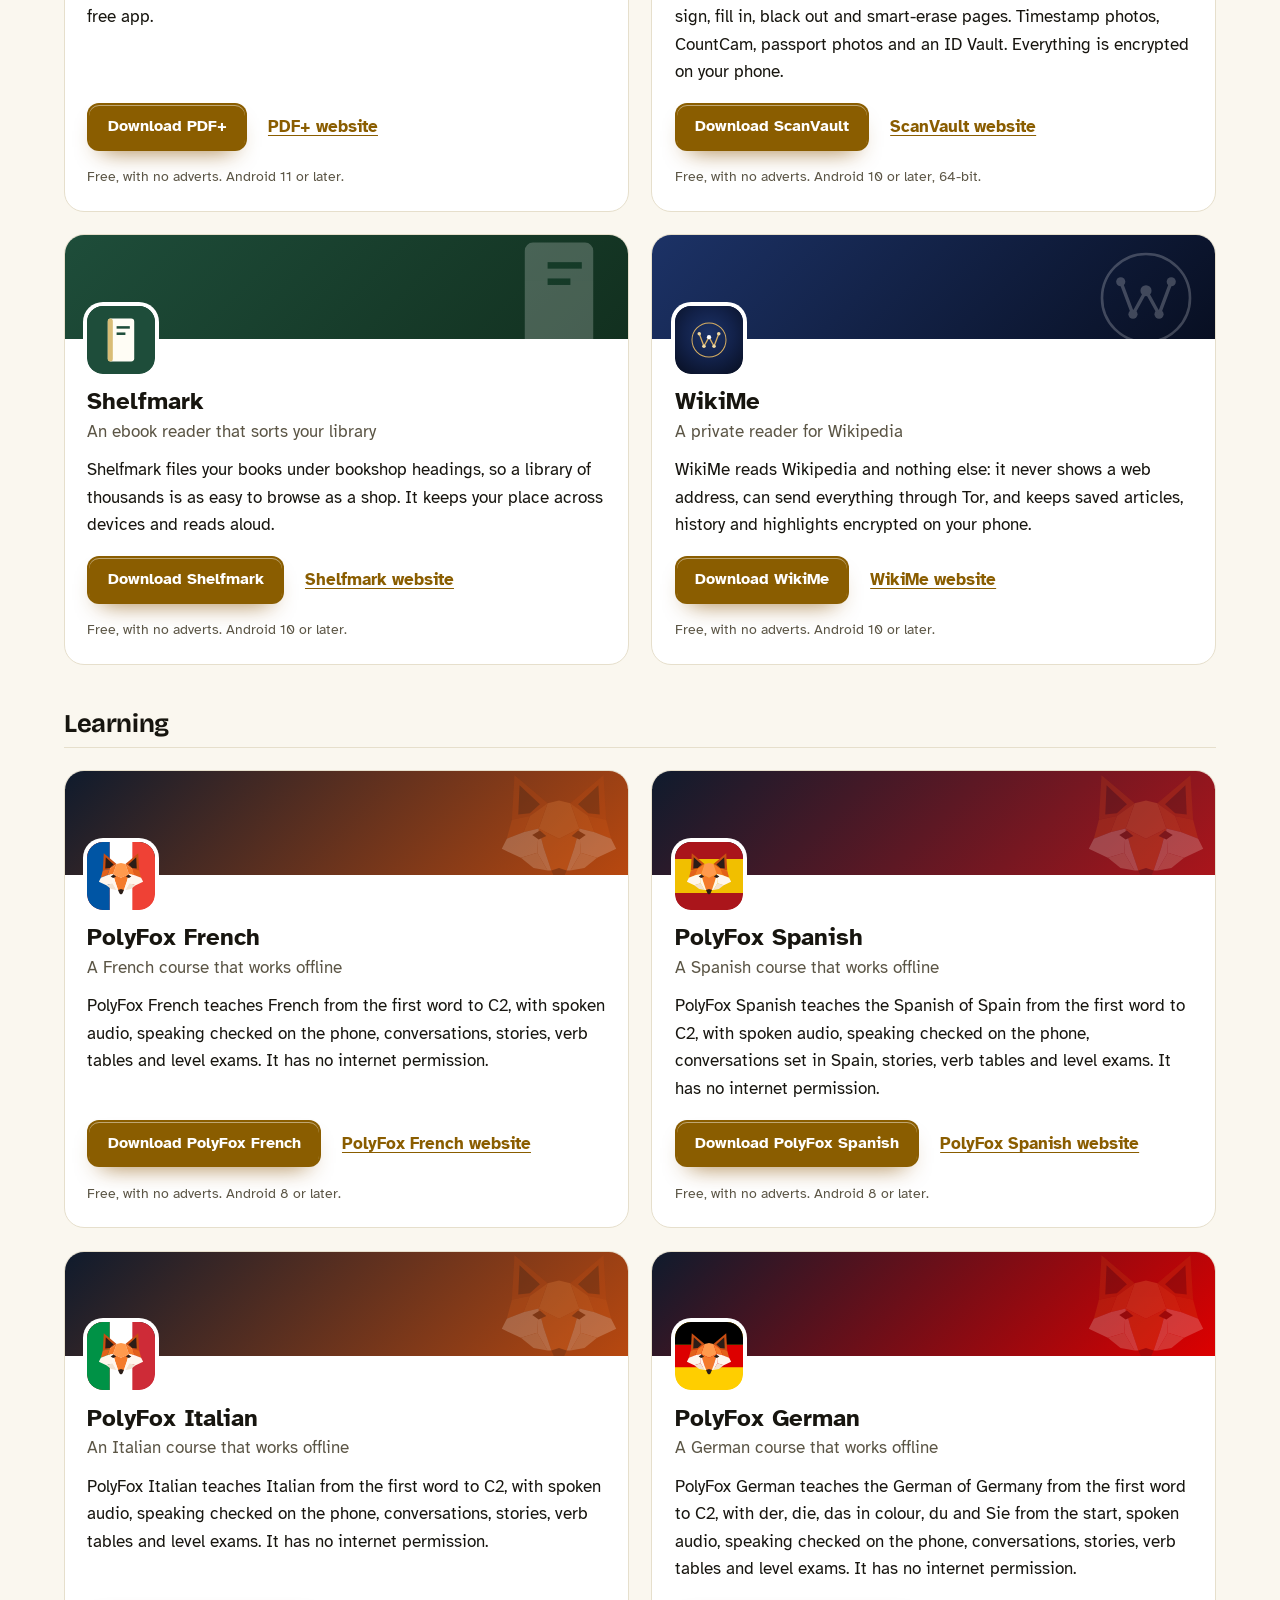
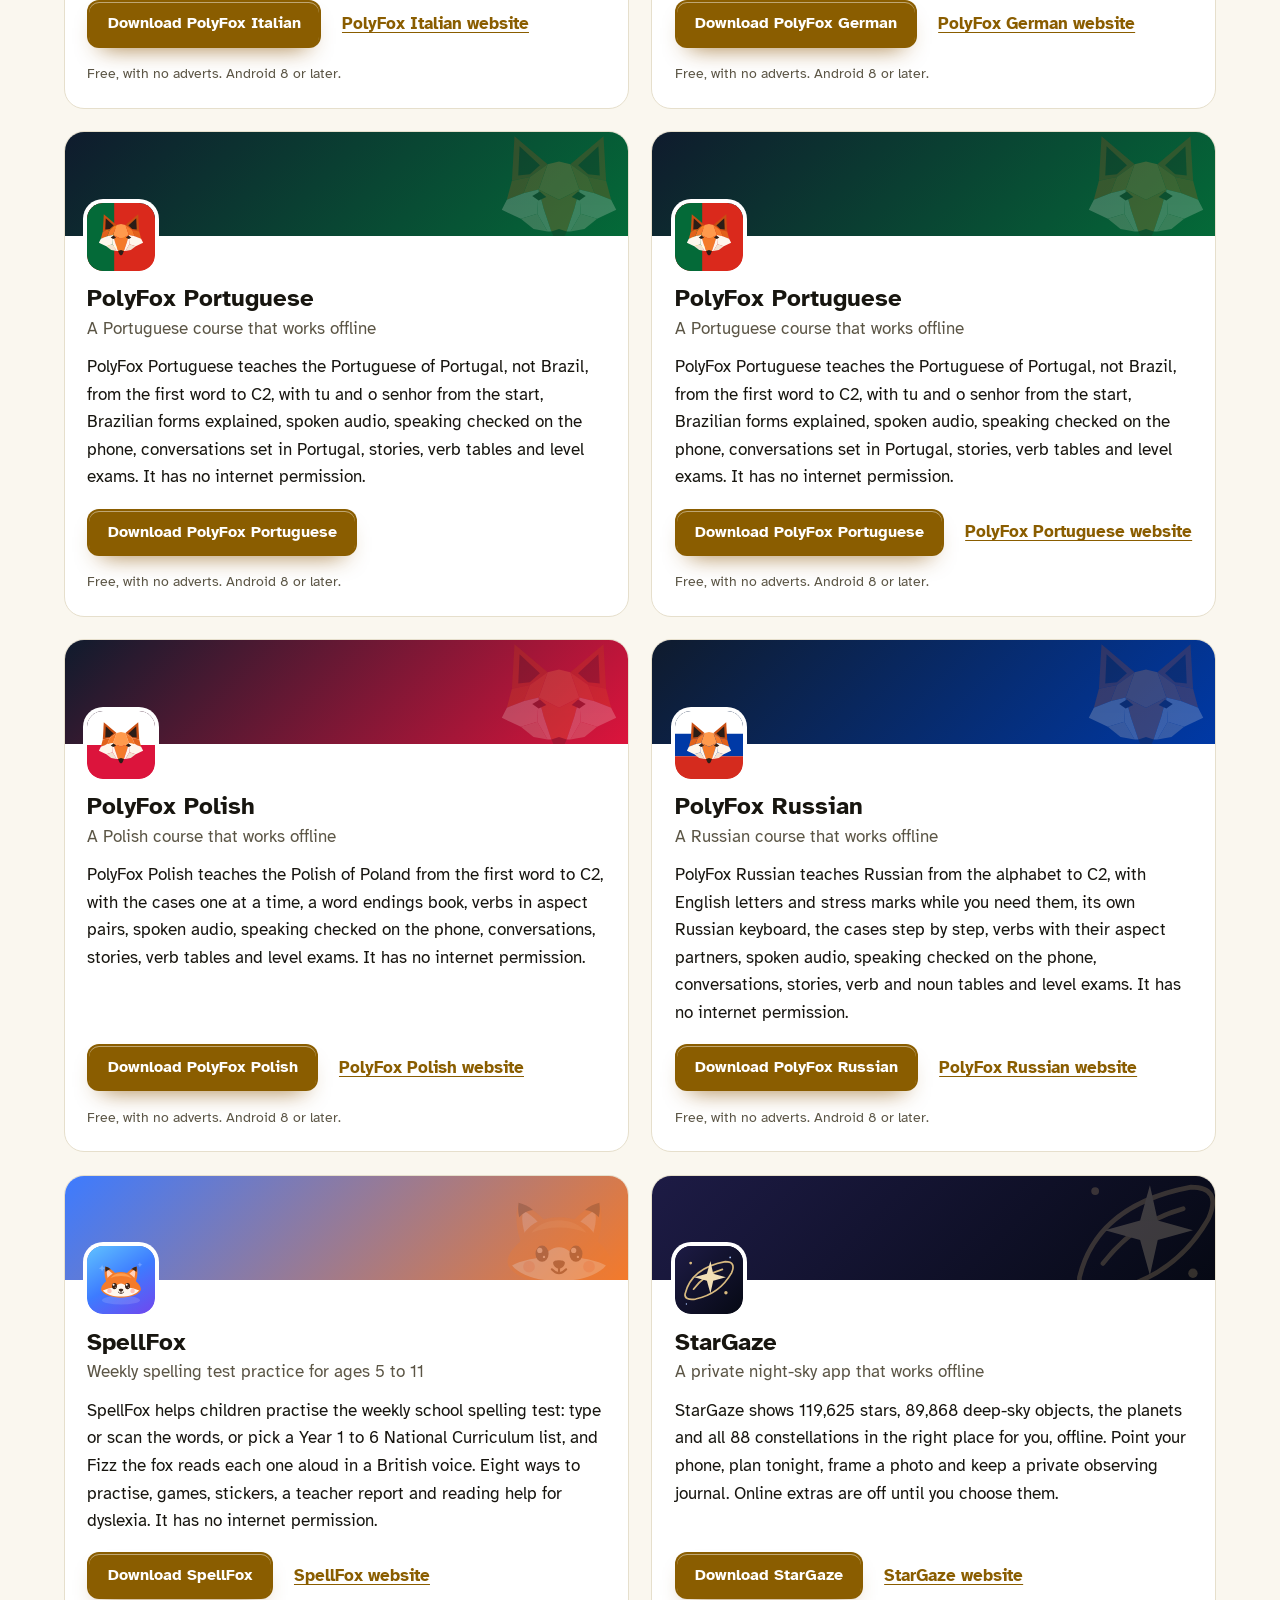
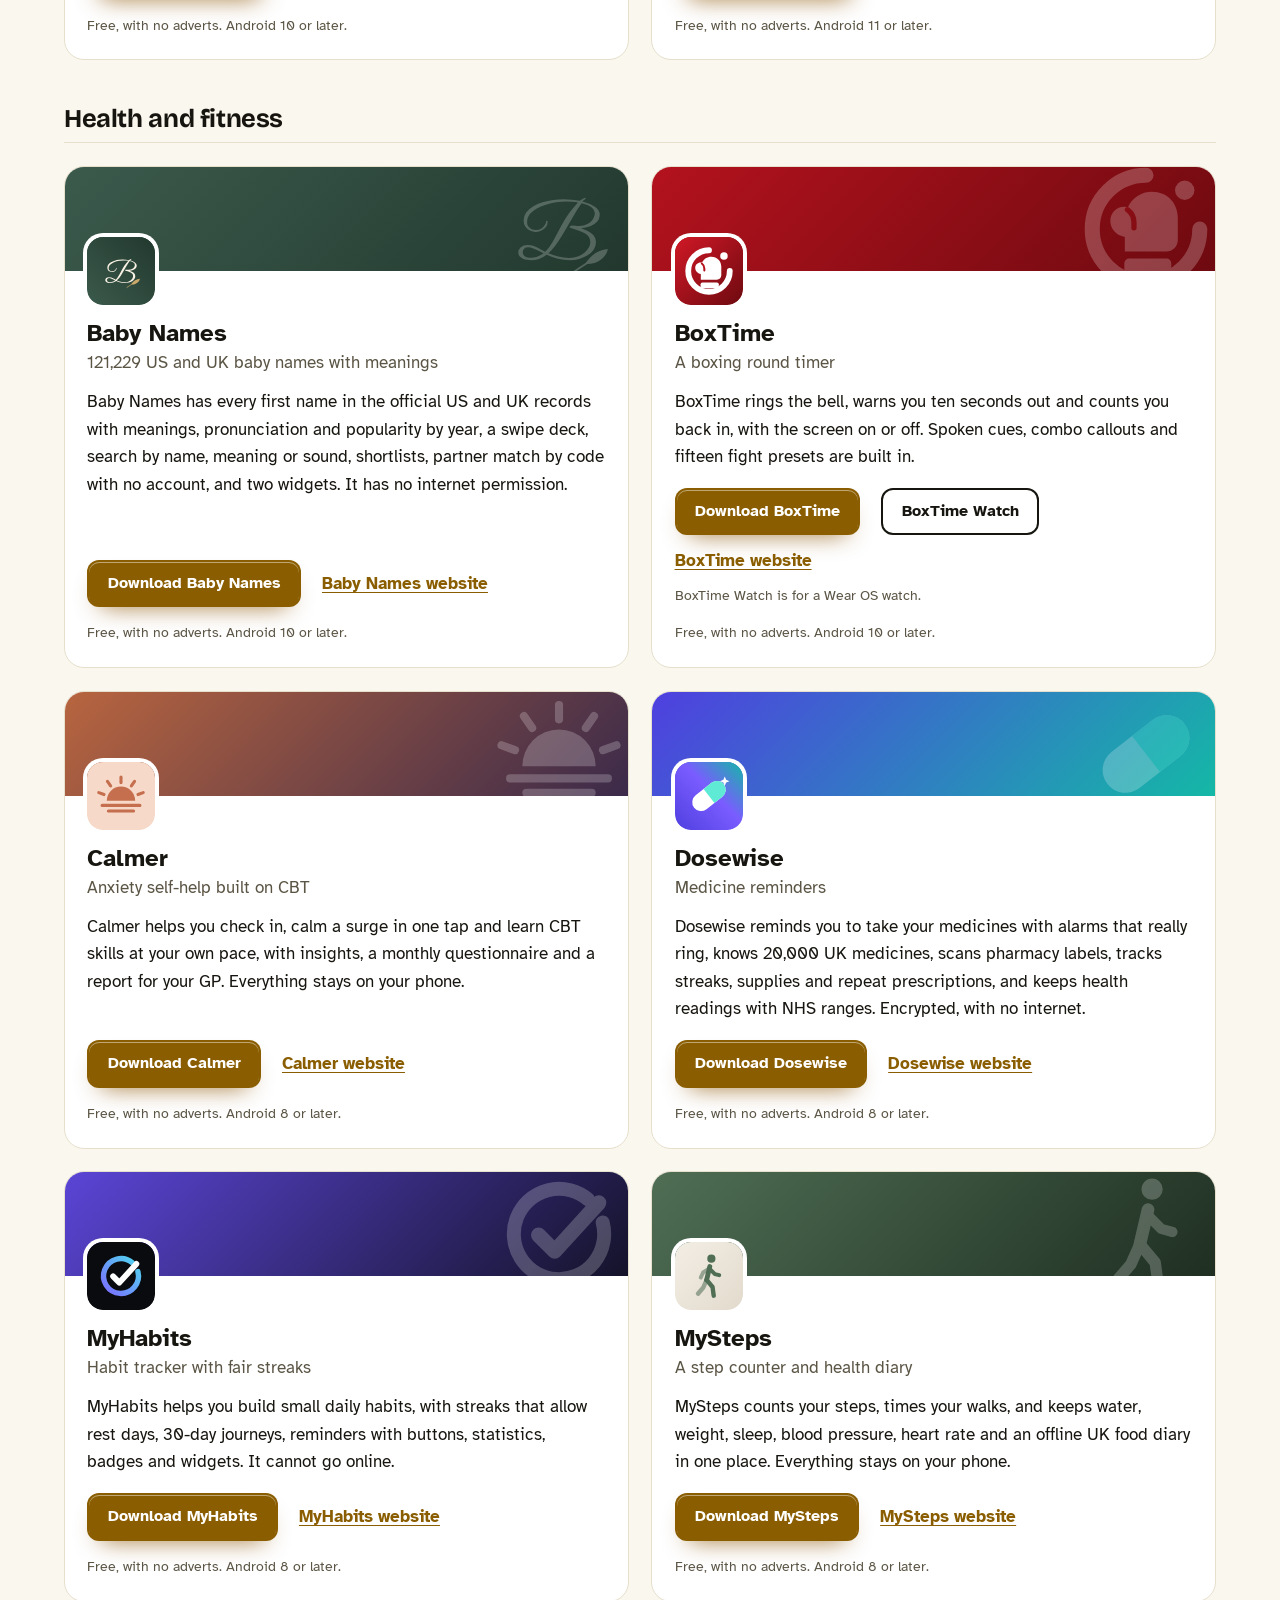
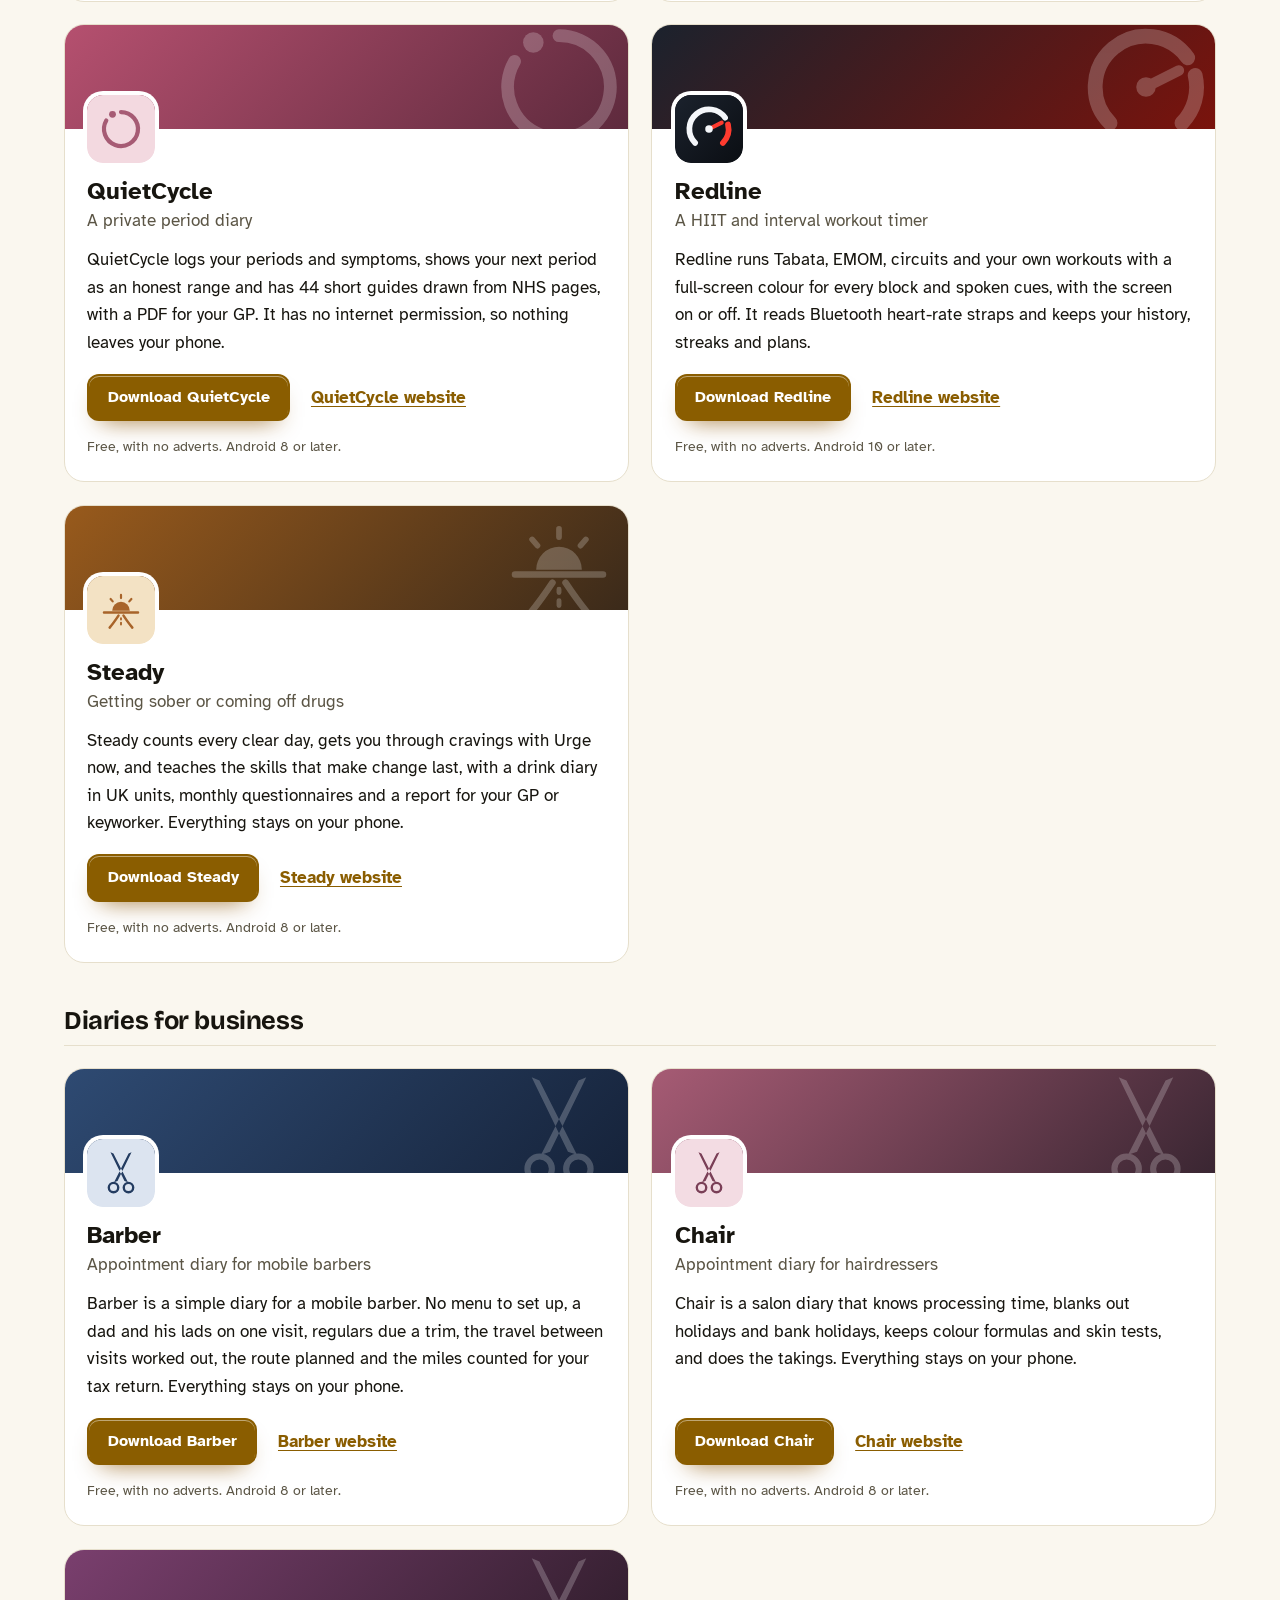
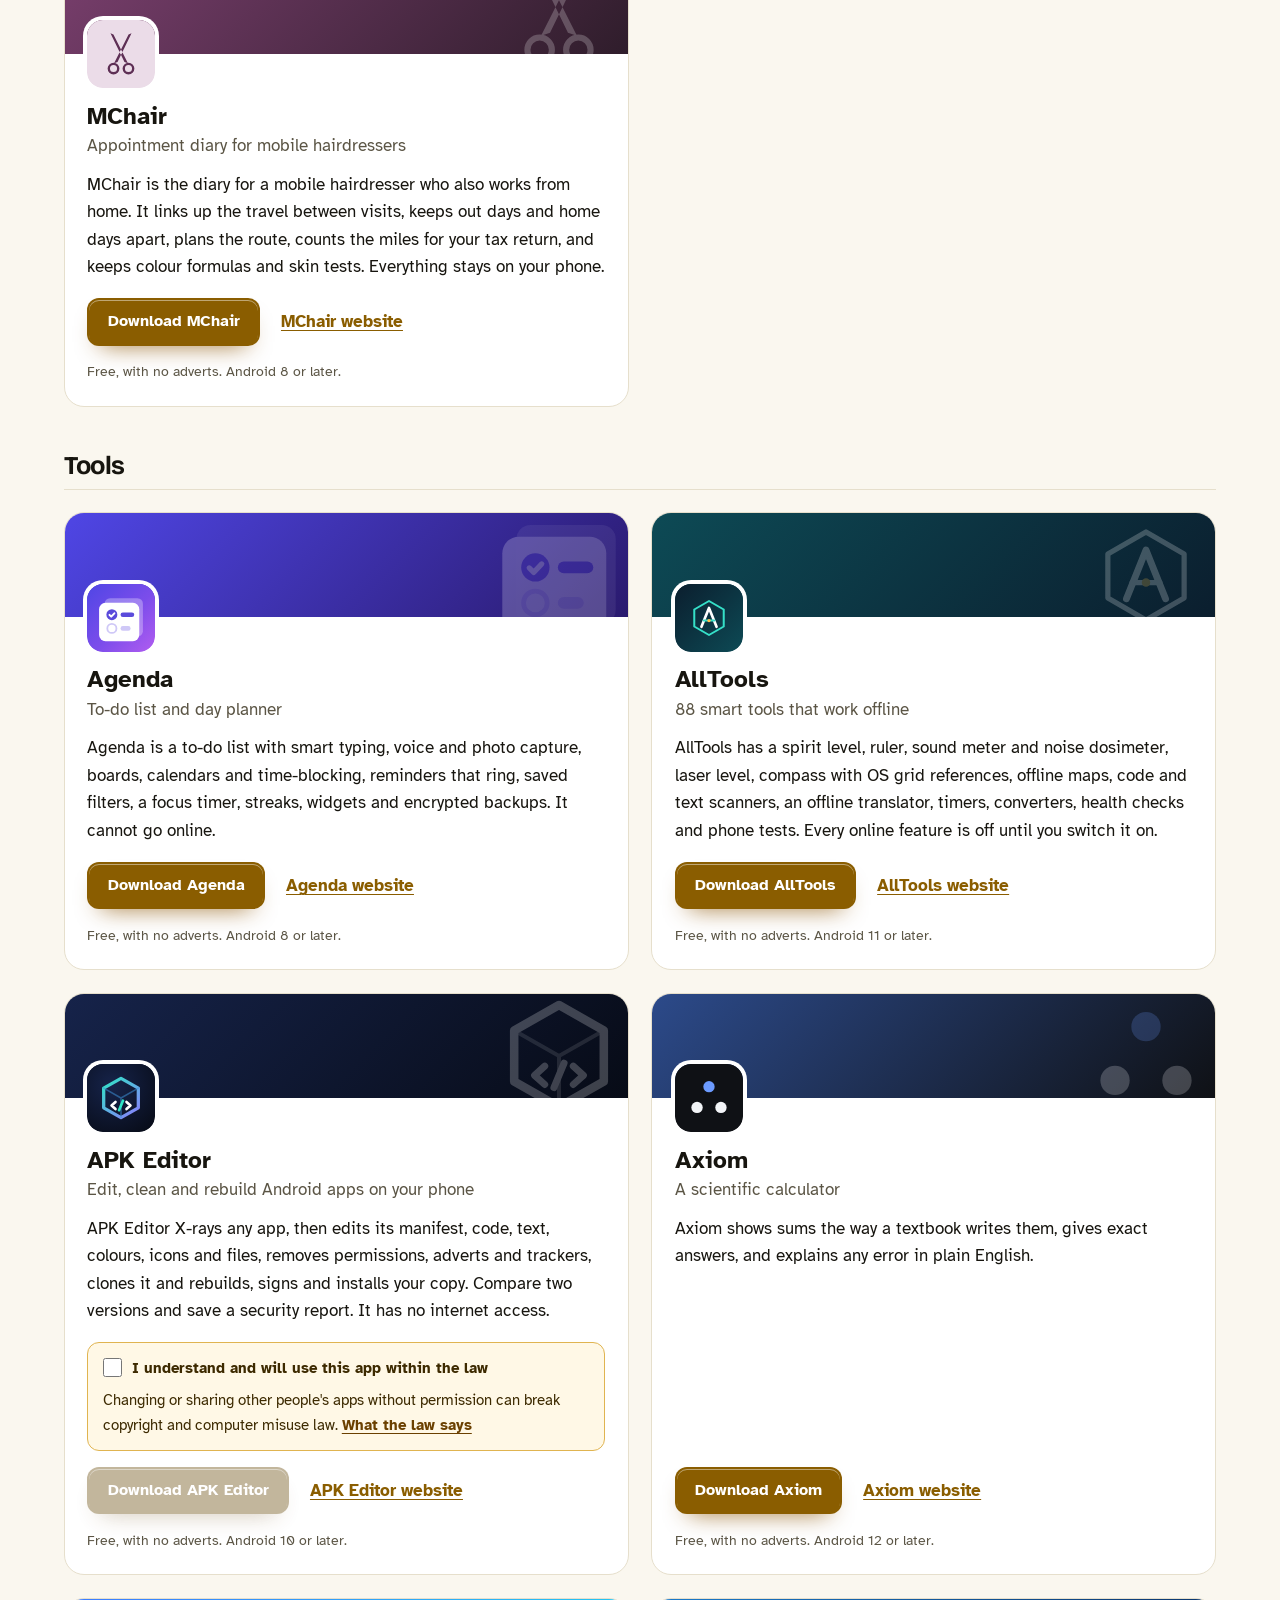
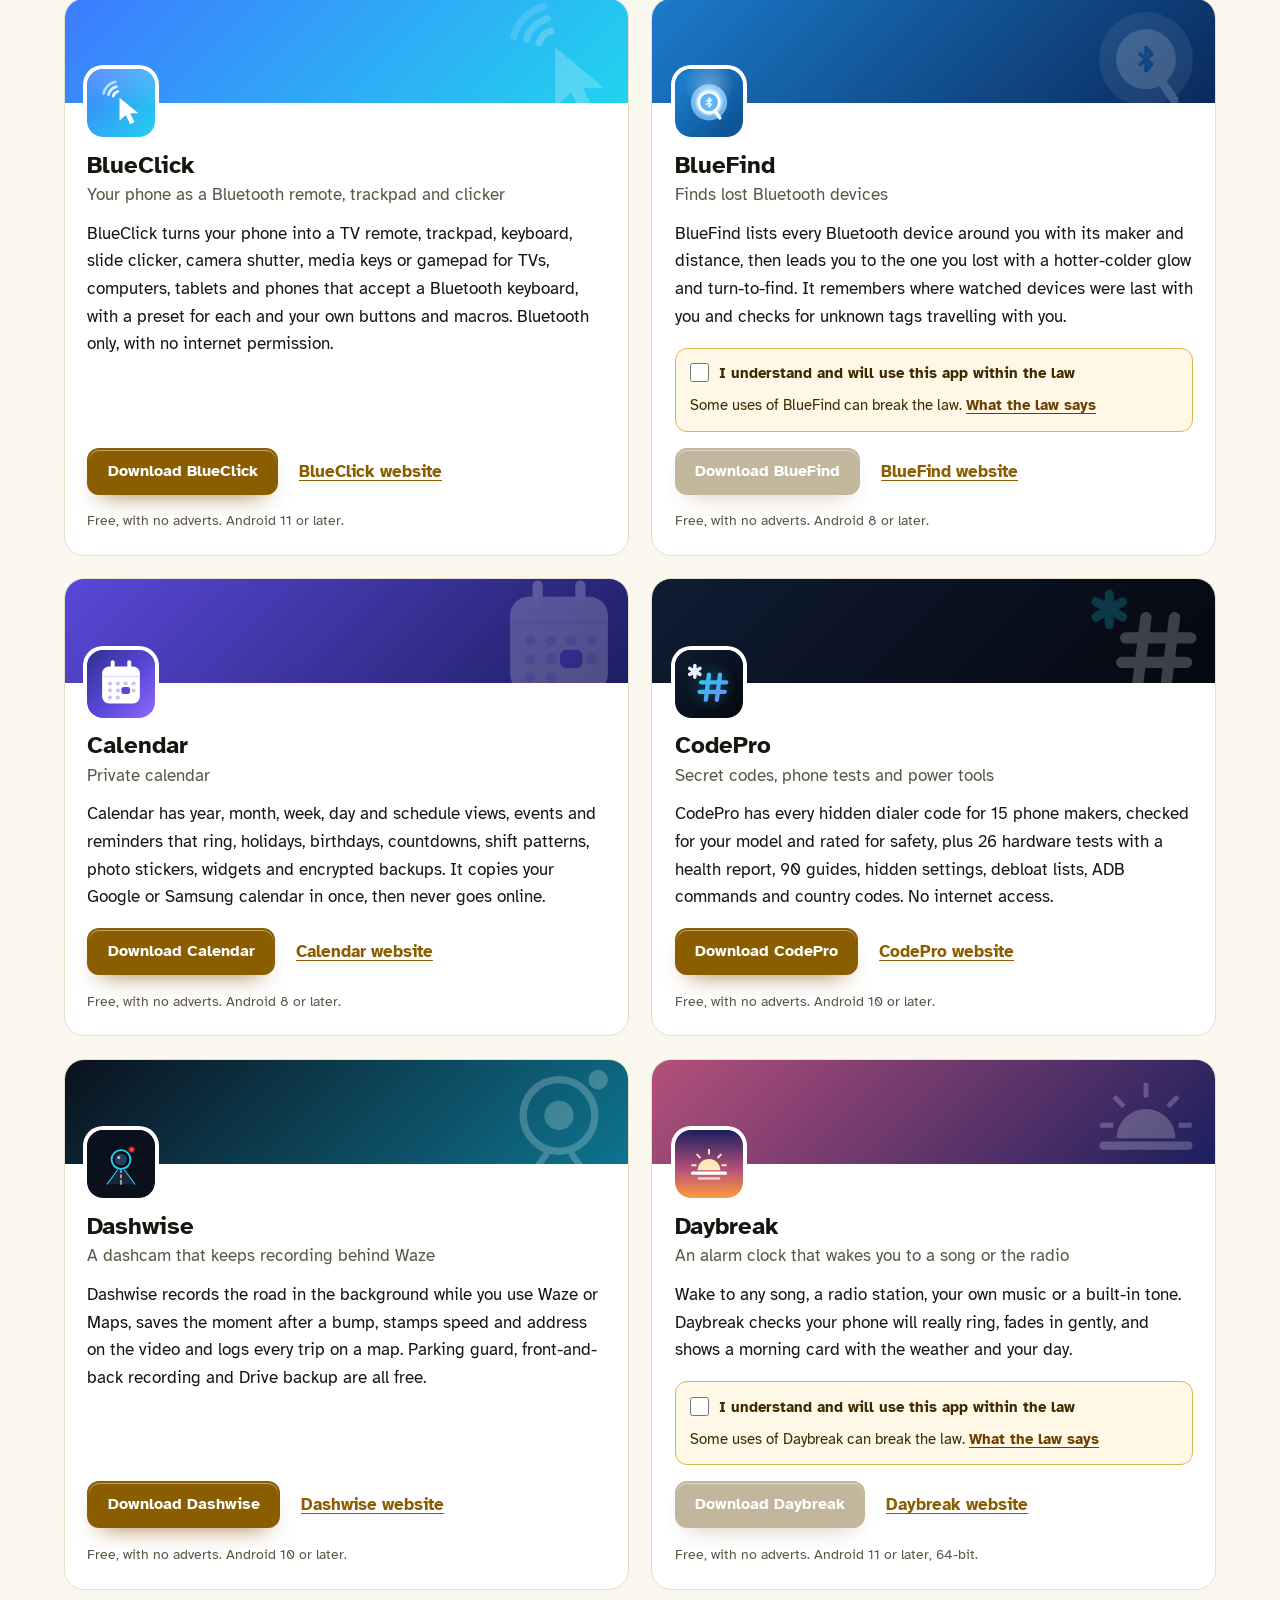
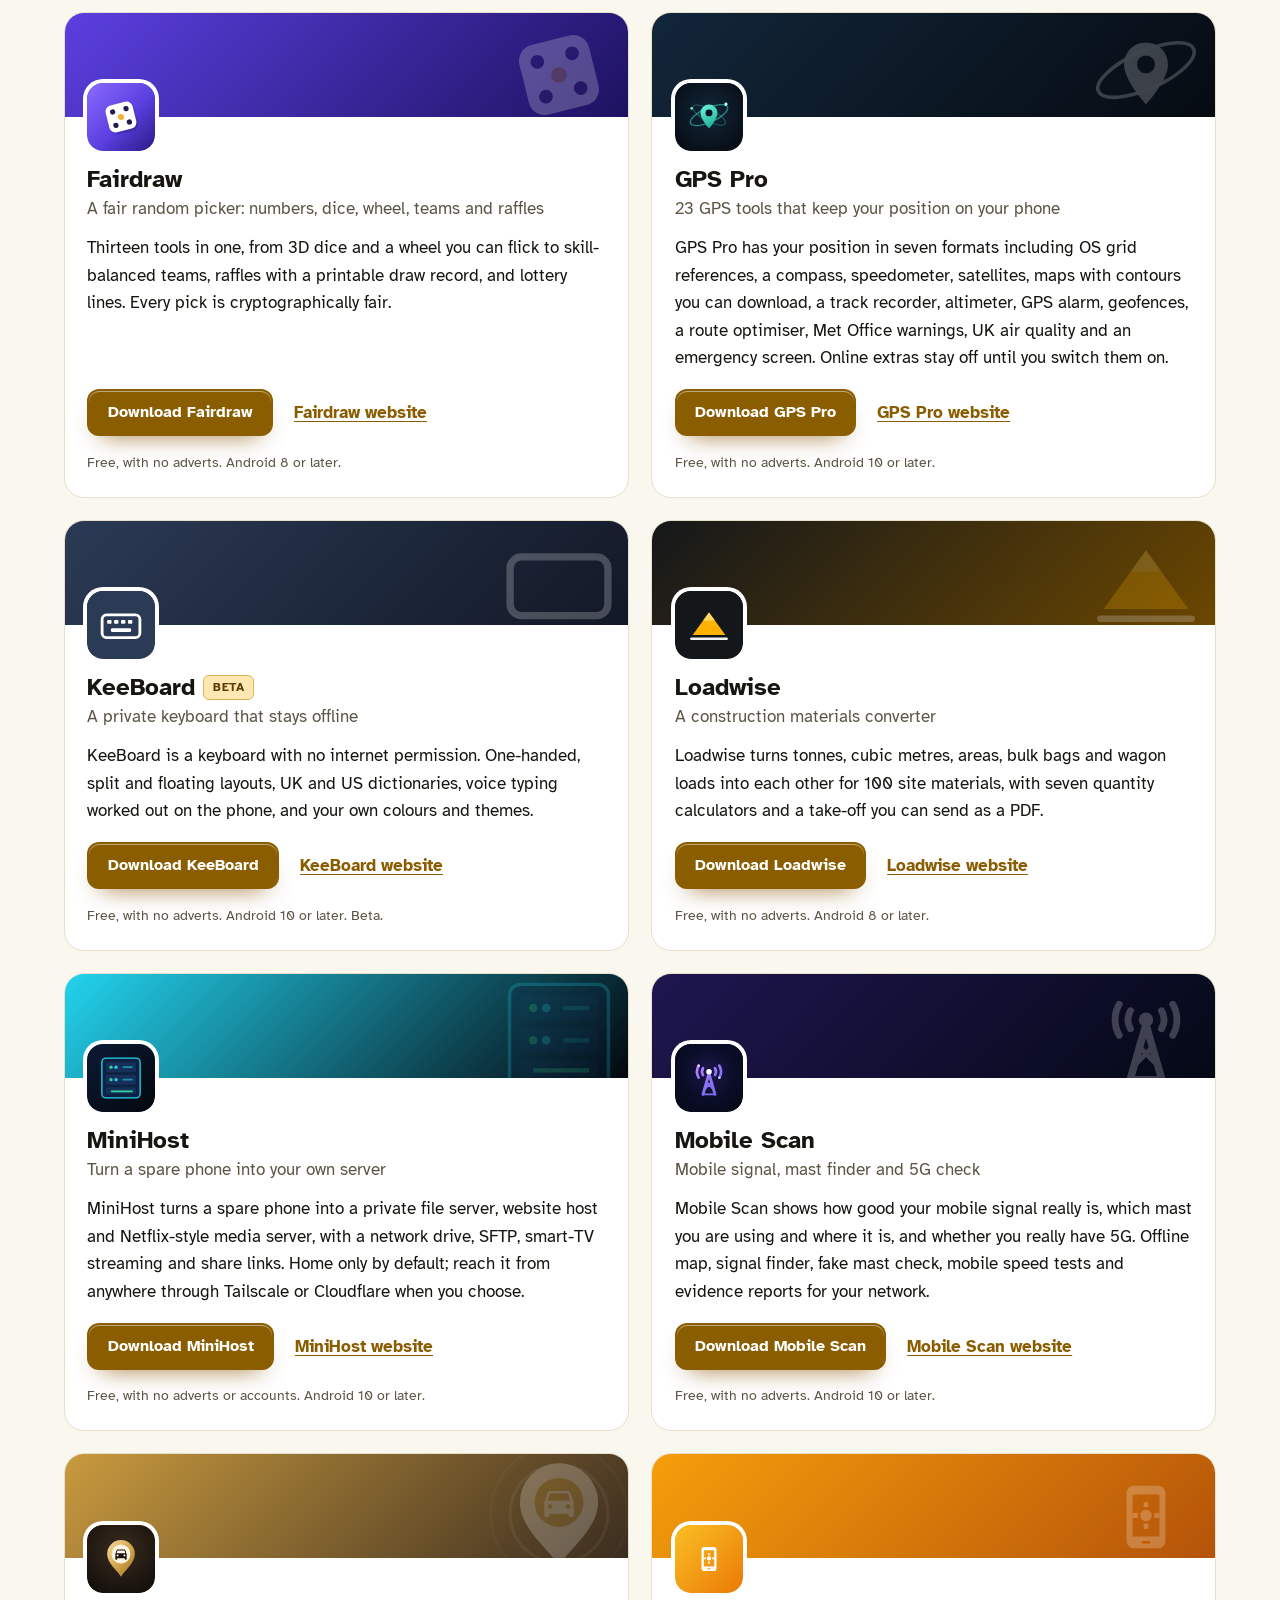
<file: more-apps.html>
<!DOCTYPE html>
<html lang="en-GB">
<head>
<meta charset="utf-8">
<meta name="viewport" content="width=device-width, initial-scale=1">
<title>More free Android apps from the maker of ScrnSht</title>
<meta name="description" content="All 99 free Android apps from the maker of ScrnSht, in one list by category, each with its download and a link to its website.">
<meta name="author" content="Jonathan Jackson">
<link rel="canonical" href="https://customgpter.github.io/scrnsht/more-apps.html">
<meta name="theme-color" content="#faf7ef" media="(prefers-color-scheme: light)">
<meta name="theme-color" content="#0e0f12" media="(prefers-color-scheme: dark)">
<meta property="og:type" content="website">
<meta property="og:site_name" content="ScrnSht">
<meta property="og:title" content="More free Android apps from the maker of ScrnSht">
<meta property="og:description" content="All 99 free Android apps from the maker of ScrnSht, in one list by category, each with its download and a link to its website.">
<meta property="og:url" content="https://customgpter.github.io/scrnsht/more-apps.html">
<meta property="og:image" content="https://customgpter.github.io/scrnsht/assets/og.png">
<meta property="og:image:width" content="1200">
<meta property="og:image:height" content="630">
<meta property="og:image:alt" content="The ScrnSht bubble floating over a chat, with the thumbnail of the screenshot it just took">
<meta property="og:locale" content="en_GB">
<meta name="twitter:card" content="summary_large_image">
<link rel="icon" href="./assets/favicon.svg" type="image/svg+xml">
<link rel="apple-touch-icon" href="./assets/apple-touch-icon.png">
<link rel="preload" href="./assets/fonts/bricolage-grotesque-latin.woff2" as="font" type="font/woff2" crossorigin>
<link rel="preload" href="./assets/fonts/atkinson-hyperlegible-latin-400-normal.woff2" as="font" type="font/woff2" crossorigin>
<link rel="stylesheet" href="./assets/site.css?v=1">
<link rel="stylesheet" href="./assets/house.css?v=1">
<script type="application/ld+json">{"@context":"https://schema.org","@type":"ItemList","name":"Apps from the maker of ScrnSht","url":"https://customgpter.github.io/scrnsht/more-apps.html","itemListElement":[{"@type":"ListItem","position":1,"name":"AddTxt","url":"https://customgpter.github.io/addtxt/"},{"@type":"ListItem","position":2,"name":"Backdrop","url":"https://customgpter.github.io/backdrop/"},{"@type":"ListItem","position":3,"name":"CaptionVid","url":"https://customgpter.github.io/captionvid/"},{"@type":"ListItem","position":4,"name":"Clearcut","url":"https://customgpter.github.io/clearcut/"},{"@type":"ListItem","position":5,"name":"Compress","url":"https://customgpter.github.io/compress/"},{"@type":"ListItem","position":6,"name":"Imprint","url":"https://customgpter.github.io/imprint/"},{"@type":"ListItem","position":7,"name":"Lightbox","url":"https://customgpter.github.io/lightbox/"},{"@type":"ListItem","position":8,"name":"Plainshot","url":"https://customgpter.github.io/plainshot/"},{"@type":"ListItem","position":9,"name":"Retag","url":"https://customgpter.github.io/retag/"},{"@type":"ListItem","position":10,"name":"ScrnSht","url":"https://customgpter.github.io/scrnsht/"},{"@type":"ListItem","position":11,"name":"Sortshot","url":"https://customgpter.github.io/sortshot/"},{"@type":"ListItem","position":12,"name":"Airwave","url":"https://customgpter.github.io/airwave/"},{"@type":"ListItem","position":13,"name":"Earshot","url":"https://customgpter.github.io/earshot/"},{"@type":"ListItem","position":14,"name":"Spoken","url":"https://customgpter.github.io/spoken/"},{"@type":"ListItem","position":15,"name":"Undertone","url":"https://customgpter.github.io/undertone/"},{"@type":"ListItem","position":16,"name":"PDF+","url":"https://customgpter.github.io/pdfplus/"},{"@type":"ListItem","position":17,"name":"ScanVault","url":"https://customgpter.github.io/scanvault/"},{"@type":"ListItem","position":18,"name":"Shelfmark","url":"https://customgpter.github.io/shelfmark/"},{"@type":"ListItem","position":19,"name":"WikiMe","url":"https://customgpter.github.io/wikime/"},{"@type":"ListItem","position":20,"name":"PolyFox French","url":"https://customgpter.github.io/polyfox/"},{"@type":"ListItem","position":21,"name":"PolyFox German","url":"https://customgpter.github.io/polyfox-german/"},{"@type":"ListItem","position":22,"name":"PolyFox Portuguese","url":"https://customgpter.github.io/polyfox-portuguese/"},{"@type":"ListItem","position":23,"name":"PolyFox Polish","url":"https://customgpter.github.io/polyfox-polish/"},{"@type":"ListItem","position":24,"name":"PolyFox Russian","url":"https://customgpter.github.io/polyfox-russian/"},{"@type":"ListItem","position":25,"name":"SpellFox","url":"https://customgpter.github.io/spellfox/"},{"@type":"ListItem","position":26,"name":"StarGaze","url":"https://customgpter.github.io/stargaze/"},{"@type":"ListItem","position":27,"name":"Baby Names","url":"https://customgpter.github.io/babynames/"},{"@type":"ListItem","position":28,"name":"BoxTime","url":"https://customgpter.github.io/boxtime/"},{"@type":"ListItem","position":29,"name":"Calmer","url":"https://customgpter.github.io/calmer/"},{"@type":"ListItem","position":30,"name":"Dosewise","url":"https://customgpter.github.io/dosewise/"},{"@type":"ListItem","position":31,"name":"MyHabits","url":"https://customgpter.github.io/myhabits/"},{"@type":"ListItem","position":32,"name":"MySteps","url":"https://customgpter.github.io/mysteps/"},{"@type":"ListItem","position":33,"name":"QuietCycle","url":"https://customgpter.github.io/quietcycle/"},{"@type":"ListItem","position":34,"name":"Redline","url":"https://customgpter.github.io/redline/"},{"@type":"ListItem","position":35,"name":"Steady","url":"https://customgpter.github.io/steady/"},{"@type":"ListItem","position":36,"name":"Barber","url":"https://customgpter.github.io/barber/"},{"@type":"ListItem","position":37,"name":"Chair","url":"https://customgpter.github.io/chair/"},{"@type":"ListItem","position":38,"name":"MChair","url":"https://customgpter.github.io/mchair/"},{"@type":"ListItem","position":39,"name":"Agenda","url":"https://customgpter.github.io/agenda/"},{"@type":"ListItem","position":40,"name":"AllTools","url":"https://customgpter.github.io/alltools/"},{"@type":"ListItem","position":41,"name":"APK Editor","url":"https://customgpter.github.io/apkeditor/"},{"@type":"ListItem","position":42,"name":"Axiom","url":"https://customgpter.github.io/axiom/"},{"@type":"ListItem","position":43,"name":"BlueClick","url":"https://customgpter.github.io/blueclick/"},{"@type":"ListItem","position":44,"name":"BlueFind","url":"https://customgpter.github.io/bluefind/"},{"@type":"ListItem","position":45,"name":"Calendar","url":"https://customgpter.github.io/calendar/"},{"@type":"ListItem","position":46,"name":"CodePro","url":"https://customgpter.github.io/codepro/"},{"@type":"ListItem","position":47,"name":"Dashwise","url":"https://customgpter.github.io/dashwise/"},{"@type":"ListItem","position":48,"name":"Daybreak","url":"https://customgpter.github.io/daybreak/"},{"@type":"ListItem","position":49,"name":"Fairdraw","url":"https://customgpter.github.io/fairdraw/"},{"@type":"ListItem","position":50,"name":"GPS Pro","url":"https://customgpter.github.io/gpspro/"},{"@type":"ListItem","position":51,"name":"KeeBoard","url":"https://customgpter.github.io/keeboard/"},{"@type":"ListItem","position":52,"name":"Loadwise","url":"https://customgpter.github.io/loadwise/"},{"@type":"ListItem","position":53,"name":"MiniHost","url":"https://customgpter.github.io/minihost/"},{"@type":"ListItem","position":54,"name":"Mobile Scan","url":"https://customgpter.github.io/mobilescan/"},{"@type":"ListItem","position":55,"name":"Parkwise","url":"https://customgpter.github.io/parkwise/"},{"@type":"ListItem","position":56,"name":"Pocketmind","url":"https://customgpter.github.io/pocketmind/"},{"@type":"ListItem","position":57,"name":"Refine","url":"https://customgpter.github.io/refine/"},{"@type":"ListItem","position":58,"name":"Shiftwise","url":"https://customgpter.github.io/shiftwise/"},{"@type":"ListItem","position":59,"name":"SimpleCalc","url":"https://customgpter.github.io/simplecalc/"},{"@type":"ListItem","position":60,"name":"Skyline","url":"https://customgpter.github.io/skyline/"},{"@type":"ListItem","position":61,"name":"Slipway","url":"https://customgpter.github.io/slipway/"},{"@type":"ListItem","position":62,"name":"Tagger","url":"https://customgpter.github.io/tagger/"},{"@type":"ListItem","position":63,"name":"TotalClean","url":"https://customgpter.github.io/totalclean/"},{"@type":"ListItem","position":64,"name":"TVLink","url":"https://customgpter.github.io/tvlink/"},{"@type":"ListItem","position":65,"name":"Unbox","url":"https://customgpter.github.io/unbox/"},{"@type":"ListItem","position":66,"name":"WhatsKeep","url":"https://customgpter.github.io/whatskeep/"},{"@type":"ListItem","position":67,"name":"WiFi Scan","url":"https://customgpter.github.io/wifiscan/"},{"@type":"ListItem","position":68,"name":"Auditly","url":"https://customgpter.github.io/auditly/"},{"@type":"ListItem","position":69,"name":"Backchannel","url":"https://customgpter.github.io/backchannel/"},{"@type":"ListItem","position":70,"name":"ENotes","url":"https://customgpter.github.io/enotes/"},{"@type":"ListItem","position":71,"name":"FindMe","url":"https://customgpter.github.io/findme/"},{"@type":"ListItem","position":72,"name":"iLock","url":"https://customgpter.github.io/ilock/"},{"@type":"ListItem","position":73,"name":"ImSafe","url":"https://customgpter.github.io/imsafe/"},{"@type":"ListItem","position":74,"name":"IShred","url":"https://customgpter.github.io/ishred/"},{"@type":"ListItem","position":75,"name":"LockBox","url":"https://customgpter.github.io/lockbox/"},{"@type":"ListItem","position":76,"name":"PassVault","url":"https://customgpter.github.io/passvault/"},{"@type":"ListItem","position":77,"name":"SpyFind","url":"https://customgpter.github.io/spyfind/"},{"@type":"ListItem","position":78,"name":"TextWipe","url":"https://customgpter.github.io/textwipe/"},{"@type":"ListItem","position":79,"name":"Tracewire","url":"https://customgpter.github.io/tracewire/"},{"@type":"ListItem","position":80,"name":"Vigil","url":"https://customgpter.github.io/vigil/"},{"@type":"ListItem","position":81,"name":"Grab","url":"https://customgpter.github.io/grab/"},{"@type":"ListItem","position":82,"name":"Swarm","url":"https://customgpter.github.io/swarm/"},{"@type":"ListItem","position":83,"name":"Plane Games","url":"https://customgpter.github.io/plane-games/"},{"@type":"ListItem","position":84,"name":"Ninefold","url":"https://customgpter.github.io/ninefold/"},{"@type":"ListItem","position":85,"name":"Cubewise","url":"https://customgpter.github.io/cubewise/"},{"@type":"ListItem","position":86,"name":"Tilewise","url":"https://customgpter.github.io/tilewise/"},{"@type":"ListItem","position":87,"name":"Letterwise","url":"https://customgpter.github.io/letterwise/"},{"@type":"ListItem","position":88,"name":"Kingside","url":"https://customgpter.github.io/kingside/"},{"@type":"ListItem","position":89,"name":"Deckhand","url":"https://customgpter.github.io/deckhand/"},{"@type":"ListItem","position":90,"name":"SNESForge","url":"https://customgpter.github.io/snesforge/"},{"@type":"ListItem","position":91,"name":"Fame Boy","url":"https://customgpter.github.io/fameboy/"},{"@type":"ListItem","position":92,"name":"PSPPro","url":"https://customgpter.github.io/psppro/"},{"@type":"ListItem","position":93,"name":"MegaGen","url":"https://customgpter.github.io/megagen/"},{"@type":"ListItem","position":94,"name":"QVR","url":"https://customgpter.github.io/qvr/"},{"@type":"ListItem","position":95,"name":"QVR Watch","url":"https://customgpter.github.io/qvr-watch/"},{"@type":"ListItem","position":96,"name":"QVRLite","url":"https://customgpter.github.io/qvrlite/"},{"@type":"ListItem","position":97,"name":"Onionz","url":"https://customgpter.github.io/onionz/"},{"@type":"ListItem","position":98,"name":"OnionzWeb","url":"https://customgpter.github.io/onionzweb/"}]}</script>
<link rel="stylesheet" href="./assets/apps-list.css?v=1">
<script src="./assets/apps-list.js?v=1" defer></script>
</head>
<body>
<a class="skip" href="#main">Skip to content</a>
<header class="masthead">
<div class="wrap">
<a class="brand" href="./" aria-label="ScrnSht home"><svg viewBox="0 0 108 108" aria-hidden="true"><rect width="108" height="108" rx="24" fill="#15171c"/><path d="M33,45V38a5,5 0,0 1,5 -5H45 M63,33H70a5,5 0,0 1,5 5V45 M75,63V70a5,5 0,0 1,-5 5H63 M45,75H38a5,5 0,0 1,-5 -5V63" fill="none" stroke="#FFC233" stroke-width="6" stroke-linecap="round" stroke-linejoin="round"/><circle cx="54" cy="54" r="11" fill="#FFC233"/><circle cx="54" cy="54" r="5.5" fill="#15171c"/></svg><span>ScrnSht</span></a>
<nav aria-label="Main"><ul><li><a href="./#features">Features</a></li><li><a href="./compare.html">Compare</a></li><li><a href="./releases.html">Releases</a></li><li><a class="more-apps" href="./more-apps.html" aria-current="page"><svg class="ico" viewBox="0 0 24 24" aria-hidden="true"><rect x="4" y="4" width="6.5" height="6.5" rx="1.6"/><rect x="13.5" y="4" width="6.5" height="6.5" rx="1.6"/><rect x="4" y="13.5" width="6.5" height="6.5" rx="1.6"/><rect x="13.5" y="13.5" width="6.5" height="6.5" rx="1.6"/></svg>More apps</a></li></ul></nav>
<a class="button small" href="https://github.com/CustomGPTer/scrnsht/releases/latest/download/ScrnSht.apk"><svg class="ico" viewBox="0 0 24 24" aria-hidden="true"><path d="M12 4v11"/><path d="M7 10.5l5 5 5-5"/><path d="M5 20h14"/></svg>Download</a>
</div>
</header>
<main id="main" class="doc">
<div class="wrap">
<div class="measure">
<h1>More apps</h1>
<p class="lede">ScrnSht has siblings. Each is an Android app by the same developer, free, with no adverts and nothing to unlock. Each button downloads the newest app file straight from that app's own page on GitHub.</p>
</div>
<!-- apps:start -->
<nav class="mapps-jump" aria-label="App groups"><ul><li><a href="#apps-photo">Photo and video</a></li><li><a href="#apps-audio">Music and audio</a></li><li><a href="#apps-reading">Reading and documents</a></li><li><a href="#apps-learning">Learning</a></li><li><a href="#apps-health">Health and fitness</a></li><li><a href="#apps-diaries">Diaries for business</a></li><li><a href="#apps-tools">Tools</a></li><li><a href="#apps-security">Security and privacy</a></li><li><a href="#apps-downloads">Downloads</a></li><li><a href="#apps-games">Games</a></li><li><a href="#apps-testing">In beta</a></li></ul></nav>
<div class="mapps-group" role="group" aria-labelledby="apps-photo"><h2 class="mapps-cat" id="apps-photo">Photo and video</h2>
<ul class="mapps"><li class="mapp" style="--b:#0b0c0f;--b2:#3f5208"><div class="mapp-cover" aria-hidden="true"><svg viewBox="0 0 108 108"><path fill="#fff" d="M24 22h60v17H63v49H45V39H24z"/></svg></div><div class="mapp-body"><svg class="mapp-icon" viewBox="0 0 108 108" aria-hidden="true"><rect width="108" height="108" rx="24" fill="#0b0c0f"/><path fill="#d4ff3a" d="M29 58h50a5 5 0 0 1 5 5v8a5 5 0 0 1-5 5H29a5 5 0 0 1-5-5v-8a5 5 0 0 1 5-5z"/><path fill="#fff" d="M33 32h32v9H54v31H44V41H33z"/><path fill="#d4ff3a" d="M72 30h4v28h-4z"/><path fill="#0b0c0f" d="M72 58h4v14h-4z"/></svg><h3>AddTxt</h3><p class="mapp-kind">Puts text on photos</p><p class="mapp-say">AddTxt adds text to photos with 1,939 fonts, ready-made styles, layers, shapes, stickers and a pen. Style single words, run text along any line, and put the same title block on a batch of photos.</p><p class="mapp-go"><a class="button" href="https://github.com/CustomGPTer/addtxt/releases/latest/download/AddTxt.apk">Download AddTxt</a><a class="mapp-site" href="https://customgpter.github.io/addtxt/">AddTxt website</a></p><p class="mapp-needs">Free, with no adverts. Android 11 or later.</p></div></li>
<li class="mapp" style="--b:#5a48d6;--b2:#1a1c55"><div class="mapp-cover" aria-hidden="true"><svg viewBox="0 0 108 108"><g transform="translate(54 58) scale(1.3) translate(-54 -58)"><rect x="38" y="30" width="32" height="52" rx="6" fill="#fff" fill-opacity=".3" transform="rotate(-16 54 58)"/><rect x="38" y="30" width="32" height="52" rx="6" fill="#fff" fill-opacity=".6" transform="rotate(-6 54 58)"/><g transform="rotate(6 54 58)"><rect x="38" y="30" width="32" height="52" rx="6" fill="#fff"/><path d="M41 68l9-11 6 7 4-4 7 8v8a4 4 0 0 1-4 4H45a4 4 0 0 1-4-4z" fill="#4d45c9"/><circle cx="60" cy="44" r="4.5" fill="#FFB86B"/></g></g></svg></div><div class="mapp-body"><svg class="mapp-icon" viewBox="0 0 108 108" aria-hidden="true"><defs><linearGradient id="i-backdrop-mapp-cc" x1="0" y1="0" x2="1" y2="1"><stop offset="0" stop-color="#9c8bff"/><stop offset=".55" stop-color="#4d45c9"/><stop offset="1" stop-color="#1a1c55"/></linearGradient></defs><rect width="108" height="108" rx="24" fill="url(#i-backdrop-mapp-cc)"/><g transform="translate(54 58) scale(1.3) translate(-54 -58)"><rect x="38" y="30" width="32" height="52" rx="6" fill="#fff" fill-opacity=".3" transform="rotate(-16 54 58)"/><rect x="38" y="30" width="32" height="52" rx="6" fill="#fff" fill-opacity=".6" transform="rotate(-6 54 58)"/><g transform="rotate(6 54 58)"><rect x="38" y="30" width="32" height="52" rx="6" fill="#fff"/><path d="M41 68l9-11 6 7 4-4 7 8v8a4 4 0 0 1-4 4H45a4 4 0 0 1-4-4z" fill="#4d45c9"/><circle cx="60" cy="44" r="4.5" fill="#FFB86B"/></g></g></svg><h3>Backdrop</h3><p class="mapp-kind">A private wallpaper changer</p><p class="mapp-say">Choose 1 to 25 of your own photos and a new one fades in every time you unlock. Frame each one as you add it, switch to Safe Mode in one tap, and nothing ever leaves your phone: it has no internet access at all.</p><p class="mapp-go"><a class="button" href="https://github.com/CustomGPTer/backdrop/releases/latest/download/Backdrop.apk">Download Backdrop</a><a class="mapp-site" href="https://customgpter.github.io/backdrop/">Backdrop website</a></p><p class="mapp-needs">Free, with no adverts. Android 8 or later.</p></div></li>
<li class="mapp" style="--b:#ff6a4d;--b2:#1a1020"><div class="mapp-cover" aria-hidden="true"><svg viewBox="0 0 108 108"><g transform="translate(54 54) scale(1.3) translate(-54 -54)"><path d="M38,34 h32 a8,8 0 0 1 8,8 v24 a8,8 0 0 1 -8,8 h-32 a8,8 0 0 1 -8,-8 v-24 a8,8 0 0 1 8,-8 z" fill="none" stroke="#fff" stroke-width="4"/><path d="M49,42 L61,49 L49,56 Z" fill="#fff"/><path d="M39,61 h14 a2.5,2.5 0 0 1 0,5 h-14 a2.5,2.5 0 0 1 0,-5 z" fill="#fff"/><path d="M57,61 h12 a2.5,2.5 0 0 1 0,5 h-12 a2.5,2.5 0 0 1 0,-5 z" fill="#ffffff"/></g></svg></div><div class="mapp-body"><svg class="mapp-icon" viewBox="0 0 108 108" aria-hidden="true"><defs><linearGradient id="i-captionvid-cvbg" x1="0" y1="0" x2="1" y2="1"><stop offset="0" stop-color="#ff4d6d"/><stop offset=".55" stop-color="#ff7a45"/><stop offset="1" stop-color="#ffb547"/></linearGradient></defs><rect width="108" height="108" rx="24" fill="url(#i-captionvid-cvbg)"/><g transform="translate(54 54) scale(1.3) translate(-54 -54)"><path d="M38,34 h32 a8,8 0 0 1 8,8 v24 a8,8 0 0 1 -8,8 h-32 a8,8 0 0 1 -8,-8 v-24 a8,8 0 0 1 8,-8 z" fill="none" stroke="#fff" stroke-width="4"/><path d="M49,42 L61,49 L49,56 Z" fill="#fff"/><path d="M39,61 h14 a2.5,2.5 0 0 1 0,5 h-14 a2.5,2.5 0 0 1 0,-5 z" fill="#fff"/><path d="M57,61 h12 a2.5,2.5 0 0 1 0,5 h-12 a2.5,2.5 0 0 1 0,-5 z" fill="#1a1020"/></g></svg><h3>CaptionVid</h3><p class="mapp-kind">Auto captions for your videos, made on your phone</p><p class="mapp-say">CaptionVid writes word-by-word captions for your videos in the background, with 45 animated looks, 171 fonts, silence cutting, translation and subtitle files. Speech recognition runs on the phone: no upload, no account.</p><p class="mapp-go"><a class="button" href="https://github.com/CustomGPTer/captionvid/releases/latest/download/CaptionVid.apk">Download CaptionVid</a><a class="mapp-site" href="https://customgpter.github.io/captionvid/">CaptionVid website</a></p><p class="mapp-needs">Free, with no adverts or watermark. Android 10 or later.</p></div></li><li class="mapp" style="--b:#5b50f0;--b2:#2a2378"><div class="mapp-cover" aria-hidden="true"><svg viewBox="0 0 108 108"><circle cx="54" cy="41" r="10.5" fill="#fff"/><path d="M34 78c0-14.5 8.5-23 20-23s20 8.5 20 23z" fill="#fff"/><path d="M27 41V27h14M67 27h14v14M27 67v14h14M67 81h14V67" fill="none" stroke="#fff" stroke-width="5" stroke-linecap="round" stroke-linejoin="round"/></svg></div><div class="mapp-body"><svg class="mapp-icon" viewBox="0 0 108 108" aria-hidden="true"><defs><linearGradient id="i-clearcut-mapp-cc" x1="0" y1="0" x2="1" y2="1"><stop offset="0" stop-color="#5b50f0"/><stop offset="1" stop-color="#2a2378"/></linearGradient></defs><rect width="108" height="108" rx="24" fill="url(#i-clearcut-mapp-cc)"/><circle cx="54" cy="41" r="10.5" fill="#fff"/><path d="M34 78c0-14.5 8.5-23 20-23s20 8.5 20 23z" fill="#fff"/><path d="M27 41V27h14M67 27h14v14M27 67v14h14M67 81h14V67" fill="none" stroke="#fff" stroke-width="5" stroke-linecap="round" stroke-linejoin="round"/></svg><h3>Clearcut</h3><p class="mapp-kind">A background remover that works on your phone</p><p class="mapp-say">One tap cuts the subject out of a photo, and hand tools tidy the rest. Save it see-through, put something new behind it, or make it a WhatsApp sticker. Your photos are never uploaded.</p><p class="mapp-go"><a class="button" href="https://github.com/CustomGPTer/clearcut/releases/latest/download/Clearcut.apk">Download Clearcut</a><a class="mapp-site" href="https://customgpter.github.io/clearcut/">Clearcut website</a></p><p class="mapp-needs">Free, with no adverts. Android 10 or later, 64-bit.</p></div></li>
<li class="mapp" style="--b:#12181e;--b2:#0c2a20"><div class="mapp-cover" aria-hidden="true"><svg viewBox="0 0 108 108"><rect width="108" height="108" rx="24" fill="#12181e"/><g transform="translate(54 54) scale(1.3) translate(-54 -54)"><path fill="none" stroke="#e9eef3" stroke-width="4.5" stroke-linejoin="round" d="M41 43h26a5 5 0 0 1 5 5v12a5 5 0 0 1-5 5H41a5 5 0 0 1-5-5V48a5 5 0 0 1 5-5z"/><path fill="#e9eef3" d="M50.5 48.2l9.2 5.3a.6.6 0 0 1 0 1l-9.2 5.3a.6.6 0 0 1-.9-.5V48.7a.6.6 0 0 1 .9-.5z"/><path fill="none" stroke="#3ddc97" stroke-width="5" stroke-linecap="round" stroke-linejoin="round" d="M54 24v12M47.5 30.5 54 37l6.5-6.5M54 84V72M47.5 77.5 54 71l6.5 6.5"/></g></svg></div><div class="mapp-body"><svg class="mapp-icon" viewBox="0 0 108 108" aria-hidden="true"><rect width="108" height="108" rx="24" fill="#12181e"/><g transform="translate(54 54) scale(1.3) translate(-54 -54)"><path fill="none" stroke="#e9eef3" stroke-width="4.5" stroke-linejoin="round" d="M41 43h26a5 5 0 0 1 5 5v12a5 5 0 0 1-5 5H41a5 5 0 0 1-5-5V48a5 5 0 0 1 5-5z"/><path fill="#e9eef3" d="M50.5 48.2l9.2 5.3a.6.6 0 0 1 0 1l-9.2 5.3a.6.6 0 0 1-.9-.5V48.7a.6.6 0 0 1 .9-.5z"/><path fill="none" stroke="#3ddc97" stroke-width="5" stroke-linecap="round" stroke-linejoin="round" d="M54 24v12M47.5 30.5 54 37l6.5-6.5M54 84V72M47.5 77.5 54 71l6.5 6.5"/></g></svg><h3>Compress</h3><p class="mapp-kind">A video compressor</p><p class="mapp-say">Compress makes the videos on your phone smaller without a difference you can see, at the full picture size, and carries on with the screen off.</p><p class="mapp-go"><a class="button" href="https://github.com/CustomGPTer/compress/releases/latest/download/Compress.apk">Download Compress</a><a class="mapp-site" href="https://customgpter.github.io/compress/">Compress website</a></p><p class="mapp-needs">Free, with no adverts. Android 10 or later, 64-bit.</p></div></li>
<li class="mapp" style="--b:#2a3050;--b2:#0e1220"><div class="mapp-cover" aria-hidden="true"><svg viewBox="0 0 108 108"><g transform="translate(54 54) scale(1.32) translate(-54 -54)"><path d="M31.5 41.500A25 25 0 0 1 76.500 41.500" fill="none" stroke="#fff" stroke-width="4.5" stroke-linecap="round"/><path d="M76.500 66.500A25 25 0 0 1 31.500 66.500" fill="none" stroke="#fff" stroke-width="4.5" stroke-linecap="round"/><path fill="#fff" d="M24 47h60a3 3 0 0 1 3 3v8a3 3 0 0 1-3 3H24a3 3 0 0 1-3-3v-8a3 3 0 0 1 3-3z"/></g></svg></div><div class="mapp-body"><svg class="mapp-icon" viewBox="0 0 108 108" aria-hidden="true"><rect width="108" height="108" rx="24" fill="#0e1220"/><g transform="translate(54 54) scale(1.32) translate(-54 -54)"><path d="M31.5 41.500A25 25 0 0 1 76.500 41.500" fill="none" stroke="#f2553d" stroke-width="4.5" stroke-linecap="round"/><path d="M76.500 66.500A25 25 0 0 1 31.500 66.500" fill="none" stroke="#f2553d" stroke-width="4.5" stroke-linecap="round"/><path fill="#f6f2ea" d="M24 47h60a3 3 0 0 1 3 3v8a3 3 0 0 1-3 3H24a3 3 0 0 1-3-3v-8a3 3 0 0 1 3-3z"/><path fill="#0e1220" d="M30 51.500h4v5h-4zM38 51.500h14v5H38zM56 51.500h8v5h-8zM68 51.500h10v5H68z"/></g></svg><h3>Imprint</h3><p class="mapp-kind">A watermark app for photos, PDFs and videos</p><p class="mapp-say">Imprint puts your watermark on photos, PDFs and videos. 120 designs to start from, 1,824 typefaces, batches, presets and a backup file.</p><p class="mapp-go"><a class="button" href="https://github.com/CustomGPTer/imprint/releases/latest/download/Imprint.apk">Download Imprint</a><a class="mapp-site" href="https://customgpter.github.io/imprint/">Imprint website</a></p><p class="mapp-needs">Free, with no adverts. Android 11 or later.</p></div></li>
<li class="mapp" style="--b:#5a4520;--b2:#15171c"><div class="mapp-cover" aria-hidden="true"><svg viewBox="0 0 108 108"><path fill="#ffc45c" fill-opacity=".2" d="M32 25h14a7 7 0 0 1 7 7v44a7 7 0 0 1-7 7H32a7 7 0 0 1-7-7V32a7 7 0 0 1 7-7z"/><path fill="#ffc45c" d="M34 29h12a5 5 0 0 1 5 5v40a5 5 0 0 1-5 5H34a5 5 0 0 1-5-5V34a5 5 0 0 1 5-5z"/><path fill="#b8893a" d="M62 29h12a5 5 0 0 1 5 5v12a5 5 0 0 1-5 5H62a5 5 0 0 1-5-5V34a5 5 0 0 1 5-5z"/><path fill="#6e5425" d="M62 57h12a5 5 0 0 1 5 5v12a5 5 0 0 1-5 5H62a5 5 0 0 1-5-5V62a5 5 0 0 1 5-5z"/></svg></div><div class="mapp-body"><svg class="mapp-icon" viewBox="0 0 108 108" aria-hidden="true"><rect width="108" height="108" rx="24" fill="#15171c"/><path fill="#ffc45c" fill-opacity=".2" d="M32 25h14a7 7 0 0 1 7 7v44a7 7 0 0 1-7 7H32a7 7 0 0 1-7-7V32a7 7 0 0 1 7-7z"/><path fill="#ffc45c" d="M34 29h12a5 5 0 0 1 5 5v40a5 5 0 0 1-5 5H34a5 5 0 0 1-5-5V34a5 5 0 0 1 5-5z"/><path fill="#b8893a" d="M62 29h12a5 5 0 0 1 5 5v12a5 5 0 0 1-5 5H62a5 5 0 0 1-5-5V34a5 5 0 0 1 5-5z"/><path fill="#6e5425" d="M62 57h12a5 5 0 0 1 5 5v12a5 5 0 0 1-5 5H62a5 5 0 0 1-5-5V62a5 5 0 0 1 5-5z"/></svg><h3>Lightbox</h3><p class="mapp-kind">A private gallery for photos and videos</p><p class="mapp-say">Lightbox shows every photo and video on the phone, finds them by what is in them and where they were taken, edits and tidies them, and takes the hidden information out before you share.</p><p class="mapp-go"><a class="button" href="https://github.com/CustomGPTer/lightbox/releases/latest/download/Lightbox.apk">Download Lightbox</a><a class="mapp-site" href="https://customgpter.github.io/lightbox/">Lightbox website</a></p><p class="mapp-needs">Free, with no adverts. Android 13 or later.</p></div></li>
<li class="mapp" style="--b:#15171c;--b2:#0e3b2b"><div class="mapp-cover" aria-hidden="true"><svg viewBox="0 0 64 64"><rect width="64" height="64" rx="14" fill="#15171c"/><path d="M32 9l19 7v15c0 12-8 20.5-19 24-11-3.5-19-12-19-24V16z" fill="#5edfb0"/><circle cx="32" cy="31" r="9.5" fill="#15171c"/><circle cx="32" cy="31" r="5.5" fill="#5edfb0"/><circle cx="34.2" cy="28.8" r="1.6" fill="#15171c"/></svg></div><div class="mapp-body"><svg class="mapp-icon" viewBox="0 0 64 64" aria-hidden="true"><rect width="64" height="64" rx="14" fill="#15171c"/><path d="M32 9l19 7v15c0 12-8 20.5-19 24-11-3.5-19-12-19-24V16z" fill="#5edfb0"/><circle cx="32" cy="31" r="9.5" fill="#15171c"/><circle cx="32" cy="31" r="5.5" fill="#5edfb0"/><circle cx="34.2" cy="28.8" r="1.6" fill="#15171c"/></svg><h3>Plainshot</h3><p class="mapp-kind">Takes hidden information out of photos</p><p class="mapp-say">Plainshot removes where you were, the date and time and which phone you have from each photo as you take it. Tap Shoot, use the phone&#x27;s own camera, and each shot is cleaned a few seconds later.</p><p class="mapp-go"><a class="button" href="https://github.com/CustomGPTer/plainshot/releases/latest/download/Plainshot.apk">Download Plainshot</a><a class="mapp-site" href="https://customgpter.github.io/plainshot/">Plainshot website</a></p><p class="mapp-needs">Free, with no adverts. Android 13 or later.</p></div></li>
<li class="mapp" style="--b:#1565c0;--b2:#0d3f7a"><div class="mapp-cover" aria-hidden="true"><svg viewBox="0 0 108 108"><g transform="translate(54 54) scale(1.22) rotate(-32) translate(-54 -54)"><path fill="#fff" d="M36 38h30a6 6 0 0 1 4.2 1.8l11 11a4.5 4.5 0 0 1 0 6.4l-11 11a6 6 0 0 1-4.2 1.8H36a6 6 0 0 1-6-6V44a6 6 0 0 1 6-6z"/></g></svg></div><div class="mapp-body"><svg class="mapp-icon" viewBox="0 0 108 108" aria-hidden="true"><rect width="108" height="108" rx="24" fill="#1565c0"/><g transform="translate(54 54) scale(1.22) rotate(-32) translate(-54 -54)"><path fill="#fff" d="M36 38h30a6 6 0 0 1 4.2 1.8l11 11a4.5 4.5 0 0 1 0 6.4l-11 11a6 6 0 0 1-4.2 1.8H36a6 6 0 0 1-6-6V44a6 6 0 0 1 6-6z"/><circle cx="70" cy="54" r="3.6" fill="#1565c0"/><path fill="#1565c0" d="M37 47.5h22a1.75 1.75 0 0 1 0 3.5H37a1.75 1.75 0 0 1 0-3.5zM37 57h15a1.75 1.75 0 0 1 0 3.5H37a1.75 1.75 0 0 1 0-3.5z"/></g></svg><h3>Retag</h3><p class="mapp-kind">A photo metadata editor and remover</p><p class="mapp-say">Retag shows the details hidden inside a photo, such as where and when it was taken and on which phone, and lets you change them or take them out before you share.</p><p class="mapp-go"><a class="button" href="https://github.com/CustomGPTer/retag/releases/latest/download/Retag.apk">Download Retag</a><a class="mapp-site" href="https://customgpter.github.io/retag/">Retag website</a></p><p class="mapp-needs">Free, with no adverts. Android 11 or later.</p></div></li>
<li class="mapp" style="--b:#c9961c;--b2:#15171c"><div class="mapp-cover" aria-hidden="true"><svg viewBox="0 0 108 108"><path d="M33,45V38a5,5 0,0 1,5 -5H45 M63,33H70a5,5 0,0 1,5 5V45 M75,63V70a5,5 0,0 1,-5 5H63 M45,75H38a5,5 0,0 1,-5 -5V63" fill="none" stroke="#fff" stroke-width="6" stroke-linecap="round" stroke-linejoin="round"/><circle cx="54" cy="54" r="11" fill="#fff"/></svg></div><div class="mapp-body"><svg class="mapp-icon" viewBox="0 0 108 108" aria-hidden="true"><rect width="108" height="108" rx="24" fill="#15171c"/><path d="M33,45V38a5,5 0,0 1,5 -5H45 M63,33H70a5,5 0,0 1,5 5V45 M75,63V70a5,5 0,0 1,-5 5H63 M45,75H38a5,5 0,0 1,-5 -5V63" fill="none" stroke="#FFC233" stroke-width="6" stroke-linecap="round" stroke-linejoin="round"/><circle cx="54" cy="54" r="11" fill="#FFC233"/><circle cx="54" cy="54" r="5.5" fill="#15171c"/></svg><h3>ScrnSht<span class="mapp-badge here">This app</span></h3><p class="mapp-kind">A floating screenshot button</p><p class="mapp-say">Tap the see-through bubble over any app for a clean screenshot, with the status and navigation bars cropped off and saved straight to your gallery. Saved crops, a quick editor with blur, a timer, widgets and a quick-settings tile.</p><p class="mapp-go"><a class="button" href="https://github.com/CustomGPTer/scrnsht/releases/latest/download/ScrnSht.apk">Download ScrnSht</a></p><p class="mapp-needs">Free, with no adverts. Android 13 or later.</p></div></li>
<li class="mapp" style="--b:#15171c;--b2:#4a3708"><div class="mapp-cover" aria-hidden="true"><svg viewBox="0 0 64 64"><rect width="64" height="64" rx="14" fill="#15171c"/><path d="M14 18h13c1.3 0 2.5.6 3.3 1.6L33.2 23H50c2.8 0 5 2.2 5 5v20c0 2.8-2.2 5-5 5H14c-2.8 0-5-2.2-5-5V23c0-2.8 2.2-5 5-5z" fill="#ffc233"/><circle cx="32" cy="38" r="10.5" fill="#15171c"/><circle cx="32" cy="38" r="6.2" fill="#ffc233"/><circle cx="34.4" cy="35.6" r="1.7" fill="#15171c"/></svg></div><div class="mapp-body"><svg class="mapp-icon" viewBox="0 0 64 64" aria-hidden="true"><rect width="64" height="64" rx="14" fill="#15171c"/><path d="M14 18h13c1.3 0 2.5.6 3.3 1.6L33.2 23H50c2.8 0 5 2.2 5 5v20c0 2.8-2.2 5-5 5H14c-2.8 0-5-2.2-5-5V23c0-2.8 2.2-5 5-5z" fill="#ffc233"/><circle cx="32" cy="38" r="10.5" fill="#15171c"/><circle cx="32" cy="38" r="6.2" fill="#ffc233"/><circle cx="34.4" cy="35.6" r="1.7" fill="#15171c"/></svg><h3>Sortshot</h3><p class="mapp-kind">Files camera photos into folders</p><p class="mapp-say">Pick a folder, tap Shoot, and the phone&#x27;s own camera opens. When you close it, what you took is in that folder, not in one long camera roll.</p><p class="mapp-go"><a class="button" href="https://github.com/CustomGPTer/sortshot/releases/latest/download/Sortshot.apk">Download Sortshot</a><a class="mapp-site" href="https://customgpter.github.io/sortshot/">Sortshot website</a></p><p class="mapp-needs">Free, with no adverts. Android 13 or later.</p></div></li></ul></div>
<div class="mapps-group" role="group" aria-labelledby="apps-audio"><h2 class="mapps-cat" id="apps-audio">Music and audio</h2>
<ul class="mapps"><li class="mapp" style="--b:#1a4a80;--b2:#10243f"><div class="mapp-cover" aria-hidden="true"><svg viewBox="0 0 108 108"><g transform="translate(54 54) scale(1.32) translate(-56 -55)"><rect x="29" y="50" width="10" height="18" rx="2.5" fill="#fff"/><rect x="40" y="42" width="10" height="26" rx="2.5" fill="#fff"/><rect x="51" y="34" width="10" height="34" rx="2.5" fill="#fff"/><rect x="62" y="44" width="10" height="24" rx="2.5" fill="#fff"/><rect x="73" y="52" width="10" height="16" rx="2.5" fill="#fff"/><circle cx="56" cy="76" r="4" fill="#fff"/></g></svg></div><div class="mapp-body"><svg class="mapp-icon" viewBox="0 0 108 108" aria-hidden="true"><rect width="108" height="108" rx="24" fill="#10243f"/><g transform="translate(54 54) scale(1.32) translate(-56 -55)"><rect x="29" y="50" width="10" height="18" rx="2.5" fill="#4fc3f7"/><rect x="40" y="42" width="10" height="26" rx="2.5" fill="#81d4fa"/><rect x="51" y="34" width="10" height="34" rx="2.5" fill="#fff"/><rect x="62" y="44" width="10" height="24" rx="2.5" fill="#81d4fa"/><rect x="73" y="52" width="10" height="16" rx="2.5" fill="#4fc3f7"/><circle cx="56" cy="76" r="4" fill="#ff7043"/></g></svg><h3>Airwave</h3><p class="mapp-kind">Live radio and podcasts in one app</p><p class="mapp-say">Airwave plays about 1,900 UK stations, sorted by region and town, and around 50,000 more worldwide. It can pause and rewind live radio, wake you with a station, and plays podcasts too.</p><p class="mapp-go"><a class="button" href="https://github.com/CustomGPTer/airwave/releases/latest/download/Airwave.apk">Download Airwave</a><a class="mapp-site" href="https://customgpter.github.io/airwave/">Airwave website</a></p><p class="mapp-needs">Free, with no adverts. Android 8 or later.</p></div></li>
<li class="mapp" style="--b:#3b2a6e;--b2:#231742"><div class="mapp-cover" aria-hidden="true"><svg viewBox="0 0 108 108"><path fill="#fff" d="M54 30a9 9 0 0 1 9 9v14a9 9 0 0 1-18 0V39a9 9 0 0 1 9-9z"/><path fill="#fff" d="M39 52h4a11 11 0 0 0 22 0h4a15 15 0 0 1-13 14.9V74h7v4H47v-4h7v-7.1A15 15 0 0 1 39 52z"/></svg></div><div class="mapp-body"><svg class="mapp-icon" viewBox="0 0 108 108" aria-hidden="true"><rect width="108" height="108" rx="24" fill="#231742"/><g transform="translate(54 54) scale(1.32) translate(-54 -54)"><path fill="#fff" d="M54 30a9 9 0 0 1 9 9v14a9 9 0 0 1-18 0V39a9 9 0 0 1 9-9z"/><path fill="#d1c4e9" d="M39 52h4a11 11 0 0 0 22 0h4a15 15 0 0 1-13 14.9V74h7v4H47v-4h7v-7.1A15 15 0 0 1 39 52z"/><circle cx="54" cy="39.2" r="3.2" fill="#ffb300"/><path fill="#b39ddb" d="M33.5 37.5l2.9 2.7a11 11 0 0 0 0 11.6l-2.9 2.7a15 15 0 0 1 0-17zM74.5 37.5a15 15 0 0 1 0 17l-2.9-2.7a11 11 0 0 0 0-11.6z"/></g></svg><h3>Earshot</h3><p class="mapp-kind">A podcast app with thousands built in</p><p class="mapp-say">Earshot comes with over 19,000 podcasts sorted into lists by category, and can add any other. A speed for each show, chapters, bookmarks, and downloads that tidy themselves.</p><p class="mapp-go"><a class="button" href="https://github.com/CustomGPTer/earshot/releases/latest/download/Earshot.apk">Download Earshot</a><a class="mapp-site" href="https://customgpter.github.io/earshot/">Earshot website</a></p><p class="mapp-needs">Free, with no adverts. Android 8 or later.</p></div></li>
<li class="mapp" style="--b:#8a5a1c;--b2:#14161b"><div class="mapp-cover" aria-hidden="true"><svg viewBox="0 0 108 108"><path d="M39,27h30a6,6 0 0 1 6,6v42a6,6 0 0 1 -6,6h-30a6,6 0 0 1 -6,-6v-42a6,6 0 0 1 6,-6z" fill="none" stroke="#fff" stroke-width="4.5" stroke-linejoin="round"/><path d="M46,48v12M53,41v26M60,45v18M67,50v8" fill="none" stroke="#fff" stroke-width="4" stroke-linecap="round"/></svg></div><div class="mapp-body"><svg class="mapp-icon" viewBox="0 0 108 108" aria-hidden="true"><rect width="108" height="108" rx="24" fill="#14161B"/><path fill="#F2B45A" d="M39,27h30a6,6 0 0 1 6,6v42a6,6 0 0 1 -6,6h-30a6,6 0 0 1 -6,-6v-42a6,6 0 0 1 6,-6z"/><path fill="#D2923A" d="M39,27a6,6 0 0 0 -6,6v42a6,6 0 0 0 6,6z"/><path d="M46,48v12M53,41v26M60,45v18M67,50v8" fill="none" stroke="#14161B" stroke-width="4" stroke-linecap="round"/></svg><h3>Spoken</h3><p class="mapp-kind">An audiobook player with 19,000 free books built in</p><p class="mapp-say">Spoken plays the audiobooks on your phone with chapters, bookmarks, a sleep timer, widgets and Android Auto, and lists 19,630 free LibriVox recordings to browse with no internet. No account and no tracking.</p><p class="mapp-go"><a class="button" href="https://github.com/CustomGPTer/spoken/releases/latest/download/Spoken.apk">Download Spoken</a><a class="mapp-site" href="https://customgpter.github.io/spoken/">Spoken website</a></p><p class="mapp-needs">Free, with no adverts. Android 8 or later.</p></div></li>
<li class="mapp is-gated" style="--b:#3a2c18;--b2:#0b0c0f"><div class="mapp-cover" aria-hidden="true"><svg viewBox="0 0 108 108"><path d="M34 48v12M44 41v26M54 32v44M64 41v26M74 48v12" fill="none" stroke="#fff" stroke-width="5.5" stroke-linecap="round"/></svg></div><div class="mapp-body"><svg class="mapp-icon" viewBox="0 0 108 108" aria-hidden="true"><defs><linearGradient id="i-undertone-G" x1="1" y1="0" x2="0" y2="1"><stop offset="0" stop-color="#1D2027"/><stop offset="1" stop-color="#0B0C0F"/></linearGradient></defs><rect width="108" height="108" rx="24" fill="url(#i-undertone-G)"/><path d="M34 48v12M44 41v26M54 32v44M64 41v26M74 48v12" fill="none" stroke="#F0B46A" stroke-width="5.5" stroke-linecap="round"/><path d="M36 80h36" fill="none" stroke="#F0B46A" stroke-opacity=".4" stroke-width="3" stroke-linecap="round"/></svg><h3>Undertone</h3><p class="mapp-kind">A music player that streams audio only</p><p class="mapp-say">Search for a song and Undertone plays just the sound, with the screen off. Build a library and playlists, use the home-screen widgets, cast to a speaker, and back everything up to your own Google Drive.</p><div class="mapp-law" data-gate><label><input type="checkbox"> I understand and will use this app within the law</label><p>Some uses of Undertone can break the law. <a href="https://customgpter.github.io/undertone/terms.html#law">What the law says</a></p><noscript><p>Turn on JavaScript to download, or use the <a href="https://customgpter.github.io/undertone/">Undertone website</a>.</p></noscript></div><p class="mapp-go"><a class="button" data-href="https://github.com/CustomGPTer/undertone/releases/latest/download/Undertone.apk" aria-disabled="true" role="link" tabindex="-1">Download Undertone</a><a class="mapp-site" href="https://customgpter.github.io/undertone/">Undertone website</a></p><p class="mapp-needs">Free, with no adverts. Android 10 or later, 64-bit.</p></div></li></ul></div>
<div class="mapps-group" role="group" aria-labelledby="apps-reading"><h2 class="mapps-cat" id="apps-reading">Reading and documents</h2>
<ul class="mapps"><li class="mapp" style="--b:#1f5fa8;--b2:#123c6e"><div class="mapp-cover" aria-hidden="true"><svg viewBox="0 0 108 108"><path fill="#fff" d="M37 28h24l14 14v36a4 4 0 0 1-4 4H37a4 4 0 0 1-4-4V32a4 4 0 0 1 4-4z"/><path fill="#1f5fa8" d="M51 50h6v9h9v6h-9v9h-6v-9h-9v-6h9z"/></svg></div><div class="mapp-body"><svg class="mapp-icon" viewBox="0 0 108 108" aria-hidden="true"><rect width="108" height="108" rx="24" fill="#1f5fa8"/><path fill="#fff" d="M37 28h24l14 14v36a4 4 0 0 1-4 4H37a4 4 0 0 1-4-4V32a4 4 0 0 1 4-4z"/><path fill="#c9dbf2" d="M61 28l14 14H65a4 4 0 0 1-4-4z"/><path fill="#1f5fa8" d="M51 50h6v9h9v6h-9v9h-6v-9h-9v-6h9z"/></svg><h3>PDF+</h3><p class="mapp-kind">A PDF reader, editor and scanner</p><p class="mapp-say">Read, annotate, fill and sign, edit, scan, convert, compress and redact. PDF+ brings the tools other PDF apps charge for into one free app.</p><p class="mapp-go"><a class="button" href="https://github.com/CustomGPTer/pdfplus/releases/latest/download/PDFPlus.apk">Download PDF+</a><a class="mapp-site" href="https://customgpter.github.io/pdfplus/">PDF+ website</a></p><p class="mapp-needs">Free, with no adverts. Android 11 or later.</p></div></li>
<li class="mapp" style="--b:#0d9488;--b2:#0a1628"><div class="mapp-cover" aria-hidden="true"><svg viewBox="0 0 108 108"><g transform="translate(54 54) scale(1.3) translate(-54 -55)"><path fill="#fff" d="M42,32h18l10,10v32a3,3 0,0 1,-3 3h-25a3,3 0,0 1,-3 -3v-39a3,3 0,0 1,3 -3z"/><path fill="#0E5A5A" d="M45,47h17v3h-17z M45,53h20v3h-20z M45,59h13v3h-13z"/><path fill="none" stroke="#fff" stroke-width="3.2" stroke-linecap="round" d="M30,38v-6a4,4 0,0 1,4 -4h6 M68,28h6a4,4 0,0 1,4 4v6 M30,72v6a4,4 0,0 0,4 4h6"/></g></svg></div><div class="mapp-body"><svg class="mapp-icon" viewBox="0 0 108 108" aria-hidden="true"><defs><linearGradient id="i-scanvault-svg_sv" x1="0" y1="0" x2="1" y2="1"><stop offset="0" stop-color="#0A1628"/><stop offset=".6" stop-color="#17345C"/><stop offset="1" stop-color="#0E5A5A"/></linearGradient></defs><rect width="108" height="108" rx="24" fill="url(#i-scanvault-svg_sv)"/><g transform="translate(54 54) scale(1.3) translate(-54 -55)"><path fill="#fff" d="M42,32h18l10,10v32a3,3 0,0 1,-3 3h-25a3,3 0,0 1,-3 -3v-39a3,3 0,0 1,3 -3z"/><path fill="#CCF5EE" d="M60,32l10,10h-8a2,2 0,0 1,-2 -2z"/><path fill="#14B8A6" d="M45,47h17v3h-17z M45,53h20v3h-20z M45,59h13v3h-13z"/><path fill="#14B8A6" d="M62,64h12a2,2 0,0 1,2 2v9a2,2 0,0 1,-2 2h-12a2,2 0,0 1,-2 -2v-9a2,2 0,0 1,2 -2z"/><path fill="none" stroke="#14B8A6" stroke-width="2.4" d="M64,64v-3a4,4 0,0 1,8 0v3"/><path fill="#0A1628" d="M68,68.5a1.6,1.6 0,1 1,-0.01 0z M67.2,69.5h1.6v3.5h-1.6z"/><path fill="none" stroke="#5EEAD4" stroke-width="3.2" stroke-linecap="round" d="M30,38v-6a4,4 0,0 1,4 -4h6 M68,28h6a4,4 0,0 1,4 4v6 M30,72v6a4,4 0,0 0,4 4h6"/></g></svg><h3>ScanVault</h3><p class="mapp-kind">A private document scanner that signs, erases and stamps</p><p class="mapp-say">ScanVault scans documents, ID cards, books and receipts with automatic edge finding, reads the text on the phone, and lets you sign, fill in, black out and smart-erase pages. Timestamp photos, CountCam, passport photos and an ID Vault. Everything is encrypted on your phone.</p><p class="mapp-go"><a class="button" href="https://github.com/CustomGPTer/scanvault/releases/latest/download/ScanVault.apk">Download ScanVault</a><a class="mapp-site" href="https://customgpter.github.io/scanvault/">ScanVault website</a></p><p class="mapp-needs">Free, with no adverts. Android 10 or later, 64-bit.</p></div></li>
<li class="mapp" style="--b:#1e4d3a;--b2:#12301f"><div class="mapp-cover" aria-hidden="true"><svg viewBox="0 0 108 108"><rect x="33" y="20" width="42" height="68" rx="5" fill="#fff"/><rect x="47" y="32" width="21" height="4" fill="#1e4d3a"/><rect x="47" y="42" width="14" height="4" fill="#1e4d3a"/></svg></div><div class="mapp-body"><svg class="mapp-icon" viewBox="0 0 108 108" aria-hidden="true"><rect width="108" height="108" rx="24" fill="#1e4d3a"/><rect x="33" y="20" width="42" height="68" rx="5" fill="#fffdf5"/><rect x="33" y="20" width="8" height="68" rx="4" fill="#d9bd76"/><rect x="47" y="32" width="21" height="4" fill="#1e4d3a"/><rect x="47" y="42" width="14" height="4" fill="#1e4d3a"/></svg><h3>Shelfmark</h3><p class="mapp-kind">An ebook reader that sorts your library</p><p class="mapp-say">Shelfmark files your books under bookshop headings, so a library of thousands is as easy to browse as a shop. It keeps your place across devices and reads aloud.</p><p class="mapp-go"><a class="button" href="https://github.com/CustomGPTer/shelfmark/releases/latest/download/Shelfmark.apk">Download Shelfmark</a><a class="mapp-site" href="https://customgpter.github.io/shelfmark/">Shelfmark website</a></p><p class="mapp-needs">Free, with no adverts. Android 10 or later.</p></div></li><li class="mapp" style="--b:#1c3266;--b2:#080f22"><div class="mapp-cover" aria-hidden="true"><svg viewBox="0 0 108 108"><circle cx="54" cy="54" r="27" fill="none" stroke="#fff" stroke-width="1.6"/><path d="M38.5,44 L46,64 L54,49.5 L62,64 L69.5,44" fill="none" stroke="#fff" stroke-width="2.1" stroke-linejoin="round" stroke-linecap="round"/><circle cx="38.5" cy="44" r="2.8" fill="#fff"/><circle cx="46" cy="64" r="2.8" fill="#fff"/><circle cx="54" cy="49.5" r="3.4" fill="#fff"/><circle cx="62" cy="64" r="2.8" fill="#fff"/><circle cx="69.5" cy="44" r="2.8" fill="#fff"/></svg></div><div class="mapp-body"><svg class="mapp-icon" viewBox="0 0 108 108" aria-hidden="true"><defs><radialGradient id="i-wikime-wmbg" cx="0.5" cy="0.41" r="0.75"><stop offset="0" stop-color="#1c3266"/><stop offset="0.5" stop-color="#122149"/><stop offset="1" stop-color="#080f22"/></radialGradient></defs><rect width="108" height="108" rx="24" fill="url(#i-wikime-wmbg)"/><circle cx="54" cy="54" r="27" fill="none" stroke="#D6AE62" stroke-width="1.6"/><path d="M38.5,44 L46,64 L54,49.5 L62,64 L69.5,44" fill="none" stroke="#D6AE62" stroke-width="2.1" stroke-linejoin="round" stroke-linecap="round"/><circle cx="38.5" cy="44" r="2.8" fill="#F1D9A2"/><circle cx="46" cy="64" r="2.8" fill="#F1D9A2"/><circle cx="54" cy="49.5" r="3.4" fill="#fff"/><circle cx="62" cy="64" r="2.8" fill="#F1D9A2"/><circle cx="69.5" cy="44" r="2.8" fill="#F1D9A2"/></svg><h3>WikiMe</h3><p class="mapp-kind">A private reader for Wikipedia</p><p class="mapp-say">WikiMe reads Wikipedia and nothing else: it never shows a web address, can send everything through Tor, and keeps saved articles, history and highlights encrypted on your phone.</p><p class="mapp-go"><a class="button" href="https://github.com/CustomGPTer/wikime/releases/latest/download/WikiMe.apk">Download WikiMe</a><a class="mapp-site" href="https://customgpter.github.io/wikime/">WikiMe website</a></p><p class="mapp-needs">Free, with no adverts. Android 10 or later.</p></div></li></ul></div>
<div class="mapps-group" role="group" aria-labelledby="apps-learning"><h2 class="mapps-cat" id="apps-learning">Learning</h2>
<ul class="mapps"><li class="mapp" style="--b:#0f1b2d;--b2:#b8480f"><div class="mapp-cover" aria-hidden="true"><svg viewBox="0 0 108 108"><polygon fill="#C94E12" points="26.7,17.9 47.0,35.1 36.1,42.9 25.1,45.2"/><polygon fill="#C94E12" points="82.9,45.2 71.9,42.9 61.0,35.1 81.3,17.9"/><polygon fill="#2B1D17" points="29.8,24.1 42.3,35.8 36.1,41.3 29.0,42.1"/><polygon fill="#2B1D17" points="79.0,42.1 71.9,41.3 65.7,35.8 78.2,24.1"/><polygon fill="#FF9A4D" points="54.0,33.5 47.0,35.1 41.5,50.7 54.0,56.9"/><polygon fill="#FF9A4D" points="54.0,56.9 66.5,50.7 61.0,35.1 54.0,33.5"/><polygon fill="#F47A2A" points="47.0,35.1 36.1,42.9 32.2,53.0 41.5,50.7"/><polygon fill="#F47A2A" points="66.5,50.7 75.8,53.0 71.9,42.9 61.0,35.1"/><polygon fill="#E2611A" points="36.1,42.9 25.1,45.2 22.0,56.9 32.2,53.0"/><polygon fill="#E2611A" points="75.8,53.0 86.0,56.9 82.9,45.2 71.9,42.9"/><polygon fill="#FFF6EC" points="32.2,53.0 22.0,56.9 18.9,63.1 30.6,68.6 40.7,65.5 41.5,50.7"/><polygon fill="#FFF6EC" points="66.5,50.7 67.3,65.5 77.4,68.6 89.1,63.1 86.0,56.9 75.8,53.0"/><polygon fill="#F3E3D2" points="30.6,68.6 40.7,65.5 47.0,76.4 38.4,74.8"/><polygon fill="#F3E3D2" points="69.6,74.8 61.0,76.4 67.3,65.5 77.4,68.6"/><polygon fill="#F47A2A" points="41.5,50.7 54.0,56.9 54.0,78.0 49.3,76.4 44.6,62.4"/><polygon fill="#F47A2A" points="63.4,62.4 58.7,76.4 54.0,78.0 54.0,56.9 66.5,50.7"/><polygon fill="#FFF6EC" points="41.5,50.7 44.6,62.4 49.3,76.4 47.0,76.4 40.7,65.5"/><polygon fill="#FFF6EC" points="67.3,65.5 61.0,76.4 58.7,76.4 63.4,62.4 66.5,50.7"/><polygon fill="#2B1D17" points="49.3,76.4 54.0,74.8 58.7,76.4 56.3,81.9 54.0,83.4 51.7,81.9"/><polygon fill="#2B1D17" points="37.6,54.6 42.3,51.8 46.2,55.3 41.5,57.3"/><polygon fill="#2B1D17" points="66.5,57.3 61.8,55.3 65.7,51.8 70.4,54.6"/></svg></div><div class="mapp-body"><svg class="mapp-icon" viewBox="0 0 108 108" aria-hidden="true"><rect width="108" height="108" rx="24" fill="#EF4135"/><path fill="#FFFFFF" d="M36 0H72V108H36Z"/><path fill="#0055A4" d="M24 0H36V108H24A24 24 0 0 1 0 84V24A24 24 0 0 1 24 0Z"/><polygon fill="#C94E12" points="26.7,17.9 47.0,35.1 36.1,42.9 25.1,45.2"/><polygon fill="#C94E12" points="82.9,45.2 71.9,42.9 61.0,35.1 81.3,17.9"/><polygon fill="#2B1D17" points="29.8,24.1 42.3,35.8 36.1,41.3 29.0,42.1"/><polygon fill="#2B1D17" points="79.0,42.1 71.9,41.3 65.7,35.8 78.2,24.1"/><polygon fill="#FF9A4D" points="54.0,33.5 47.0,35.1 41.5,50.7 54.0,56.9"/><polygon fill="#FF9A4D" points="54.0,56.9 66.5,50.7 61.0,35.1 54.0,33.5"/><polygon fill="#F47A2A" points="47.0,35.1 36.1,42.9 32.2,53.0 41.5,50.7"/><polygon fill="#F47A2A" points="66.5,50.7 75.8,53.0 71.9,42.9 61.0,35.1"/><polygon fill="#E2611A" points="36.1,42.9 25.1,45.2 22.0,56.9 32.2,53.0"/><polygon fill="#E2611A" points="75.8,53.0 86.0,56.9 82.9,45.2 71.9,42.9"/><polygon fill="#FFF6EC" points="32.2,53.0 22.0,56.9 18.9,63.1 30.6,68.6 40.7,65.5 41.5,50.7"/><polygon fill="#FFF6EC" points="66.5,50.7 67.3,65.5 77.4,68.6 89.1,63.1 86.0,56.9 75.8,53.0"/><polygon fill="#F3E3D2" points="30.6,68.6 40.7,65.5 47.0,76.4 38.4,74.8"/><polygon fill="#F3E3D2" points="69.6,74.8 61.0,76.4 67.3,65.5 77.4,68.6"/><polygon fill="#F47A2A" points="41.5,50.7 54.0,56.9 54.0,78.0 49.3,76.4 44.6,62.4"/><polygon fill="#F47A2A" points="63.4,62.4 58.7,76.4 54.0,78.0 54.0,56.9 66.5,50.7"/><polygon fill="#FFF6EC" points="41.5,50.7 44.6,62.4 49.3,76.4 47.0,76.4 40.7,65.5"/><polygon fill="#FFF6EC" points="67.3,65.5 61.0,76.4 58.7,76.4 63.4,62.4 66.5,50.7"/><polygon fill="#2B1D17" points="49.3,76.4 54.0,74.8 58.7,76.4 56.3,81.9 54.0,83.4 51.7,81.9"/><polygon fill="#2B1D17" points="37.6,54.6 42.3,51.8 46.2,55.3 41.5,57.3"/><polygon fill="#2B1D17" points="66.5,57.3 61.8,55.3 65.7,51.8 70.4,54.6"/></svg><h3>PolyFox French</h3><p class="mapp-kind">A French course that works offline</p><p class="mapp-say">PolyFox French teaches French from the first word to C2, with spoken audio, speaking checked on the phone, conversations, stories, verb tables and level exams. It has no internet permission.</p><p class="mapp-go"><a class="button" href="https://github.com/CustomGPTer/polyfox/releases/latest/download/PolyFox.apk">Download PolyFox French</a><a class="mapp-site" href="https://customgpter.github.io/polyfox/">PolyFox French website</a></p><p class="mapp-needs">Free, with no adverts. Android 8 or later.</p></div></li><li class="mapp" style="--b:#0f1b2d;--b2:#aa151b"><div class="mapp-cover" aria-hidden="true"><svg viewBox="0 0 108 108"><polygon fill="#C94E12" points="26.7,17.9 47.0,35.1 36.1,42.9 25.1,45.2"/><polygon fill="#C94E12" points="82.9,45.2 71.9,42.9 61.0,35.1 81.3,17.9"/><polygon fill="#2B1D17" points="29.8,24.1 42.3,35.8 36.1,41.3 29.0,42.1"/><polygon fill="#2B1D17" points="79.0,42.1 71.9,41.3 65.7,35.8 78.2,24.1"/><polygon fill="#FF9A4D" points="54.0,33.5 47.0,35.1 41.5,50.7 54.0,56.9"/><polygon fill="#FF9A4D" points="54.0,56.9 66.5,50.7 61.0,35.1 54.0,33.5"/><polygon fill="#F47A2A" points="47.0,35.1 36.1,42.9 32.2,53.0 41.5,50.7"/><polygon fill="#F47A2A" points="66.5,50.7 75.8,53.0 71.9,42.9 61.0,35.1"/><polygon fill="#E2611A" points="36.1,42.9 25.1,45.2 22.0,56.9 32.2,53.0"/><polygon fill="#E2611A" points="75.8,53.0 86.0,56.9 82.9,45.2 71.9,42.9"/><polygon fill="#FFF6EC" points="32.2,53.0 22.0,56.9 18.9,63.1 30.6,68.6 40.7,65.5 41.5,50.7"/><polygon fill="#FFF6EC" points="66.5,50.7 67.3,65.5 77.4,68.6 89.1,63.1 86.0,56.9 75.8,53.0"/><polygon fill="#F3E3D2" points="30.6,68.6 40.7,65.5 47.0,76.4 38.4,74.8"/><polygon fill="#F3E3D2" points="69.6,74.8 61.0,76.4 67.3,65.5 77.4,68.6"/><polygon fill="#F47A2A" points="41.5,50.7 54.0,56.9 54.0,78.0 49.3,76.4 44.6,62.4"/><polygon fill="#F47A2A" points="63.4,62.4 58.7,76.4 54.0,78.0 54.0,56.9 66.5,50.7"/><polygon fill="#FFF6EC" points="41.5,50.7 44.6,62.4 49.3,76.4 47.0,76.4 40.7,65.5"/><polygon fill="#FFF6EC" points="67.3,65.5 61.0,76.4 58.7,76.4 63.4,62.4 66.5,50.7"/><polygon fill="#2B1D17" points="49.3,76.4 54.0,74.8 58.7,76.4 56.3,81.9 54.0,83.4 51.7,81.9"/><polygon fill="#2B1D17" points="37.6,54.6 42.3,51.8 46.2,55.3 41.5,57.3"/><polygon fill="#2B1D17" points="66.5,57.3 61.8,55.3 65.7,51.8 70.4,54.6"/></svg></div><div class="mapp-body"><svg class="mapp-icon" viewBox="0 0 108 108" aria-hidden="true"><rect width="108" height="108" rx="24" fill="#AA151B"/><path fill="#F1BF00" d="M0 27H108V81H0Z"/><polygon fill="#C94E12" points="26.7,17.9 47.0,35.1 36.1,42.9 25.1,45.2"/><polygon fill="#C94E12" points="82.9,45.2 71.9,42.9 61.0,35.1 81.3,17.9"/><polygon fill="#2B1D17" points="29.8,24.1 42.3,35.8 36.1,41.3 29.0,42.1"/><polygon fill="#2B1D17" points="79.0,42.1 71.9,41.3 65.7,35.8 78.2,24.1"/><polygon fill="#FF9A4D" points="54.0,33.5 47.0,35.1 41.5,50.7 54.0,56.9"/><polygon fill="#FF9A4D" points="54.0,56.9 66.5,50.7 61.0,35.1 54.0,33.5"/><polygon fill="#F47A2A" points="47.0,35.1 36.1,42.9 32.2,53.0 41.5,50.7"/><polygon fill="#F47A2A" points="66.5,50.7 75.8,53.0 71.9,42.9 61.0,35.1"/><polygon fill="#E2611A" points="36.1,42.9 25.1,45.2 22.0,56.9 32.2,53.0"/><polygon fill="#E2611A" points="75.8,53.0 86.0,56.9 82.9,45.2 71.9,42.9"/><polygon fill="#FFF6EC" points="32.2,53.0 22.0,56.9 18.9,63.1 30.6,68.6 40.7,65.5 41.5,50.7"/><polygon fill="#FFF6EC" points="66.5,50.7 67.3,65.5 77.4,68.6 89.1,63.1 86.0,56.9 75.8,53.0"/><polygon fill="#F3E3D2" points="30.6,68.6 40.7,65.5 47.0,76.4 38.4,74.8"/><polygon fill="#F3E3D2" points="69.6,74.8 61.0,76.4 67.3,65.5 77.4,68.6"/><polygon fill="#F47A2A" points="41.5,50.7 54.0,56.9 54.0,78.0 49.3,76.4 44.6,62.4"/><polygon fill="#F47A2A" points="63.4,62.4 58.7,76.4 54.0,78.0 54.0,56.9 66.5,50.7"/><polygon fill="#FFF6EC" points="41.5,50.7 44.6,62.4 49.3,76.4 47.0,76.4 40.7,65.5"/><polygon fill="#FFF6EC" points="67.3,65.5 61.0,76.4 58.7,76.4 63.4,62.4 66.5,50.7"/><polygon fill="#2B1D17" points="49.3,76.4 54.0,74.8 58.7,76.4 56.3,81.9 54.0,83.4 51.7,81.9"/><polygon fill="#2B1D17" points="37.6,54.6 42.3,51.8 46.2,55.3 41.5,57.3"/><polygon fill="#2B1D17" points="66.5,57.3 61.8,55.3 65.7,51.8 70.4,54.6"/></svg><h3>PolyFox Spanish</h3><p class="mapp-kind">A Spanish course that works offline</p><p class="mapp-say">PolyFox Spanish teaches the Spanish of Spain from the first word to C2, with spoken audio, speaking checked on the phone, conversations set in Spain, stories, verb tables and level exams. It has no internet permission.</p><p class="mapp-go"><a class="button" href="https://github.com/CustomGPTer/polyfox-spanish/releases/latest/download/PolyFox.apk">Download PolyFox Spanish</a><a class="mapp-site" href="https://customgpter.github.io/polyfox-spanish/">PolyFox Spanish website</a></p><p class="mapp-needs">Free, with no adverts. Android 8 or later.</p></div></li>
<li class="mapp" style="--b:#0f1b2d;--b2:#b8480f"><div class="mapp-cover" aria-hidden="true"><svg viewBox="0 0 108 108"><polygon fill="#C94E12" points="26.7,17.9 47.0,35.1 36.1,42.9 25.1,45.2"/><polygon fill="#C94E12" points="82.9,45.2 71.9,42.9 61.0,35.1 81.3,17.9"/><polygon fill="#2B1D17" points="29.8,24.1 42.3,35.8 36.1,41.3 29.0,42.1"/><polygon fill="#2B1D17" points="79.0,42.1 71.9,41.3 65.7,35.8 78.2,24.1"/><polygon fill="#FF9A4D" points="54.0,33.5 47.0,35.1 41.5,50.7 54.0,56.9"/><polygon fill="#FF9A4D" points="54.0,56.9 66.5,50.7 61.0,35.1 54.0,33.5"/><polygon fill="#F47A2A" points="47.0,35.1 36.1,42.9 32.2,53.0 41.5,50.7"/><polygon fill="#F47A2A" points="66.5,50.7 75.8,53.0 71.9,42.9 61.0,35.1"/><polygon fill="#E2611A" points="36.1,42.9 25.1,45.2 22.0,56.9 32.2,53.0"/><polygon fill="#E2611A" points="75.8,53.0 86.0,56.9 82.9,45.2 71.9,42.9"/><polygon fill="#FFF6EC" points="32.2,53.0 22.0,56.9 18.9,63.1 30.6,68.6 40.7,65.5 41.5,50.7"/><polygon fill="#FFF6EC" points="66.5,50.7 67.3,65.5 77.4,68.6 89.1,63.1 86.0,56.9 75.8,53.0"/><polygon fill="#F3E3D2" points="30.6,68.6 40.7,65.5 47.0,76.4 38.4,74.8"/><polygon fill="#F3E3D2" points="69.6,74.8 61.0,76.4 67.3,65.5 77.4,68.6"/><polygon fill="#F47A2A" points="41.5,50.7 54.0,56.9 54.0,78.0 49.3,76.4 44.6,62.4"/><polygon fill="#F47A2A" points="63.4,62.4 58.7,76.4 54.0,78.0 54.0,56.9 66.5,50.7"/><polygon fill="#FFF6EC" points="41.5,50.7 44.6,62.4 49.3,76.4 47.0,76.4 40.7,65.5"/><polygon fill="#FFF6EC" points="67.3,65.5 61.0,76.4 58.7,76.4 63.4,62.4 66.5,50.7"/><polygon fill="#2B1D17" points="49.3,76.4 54.0,74.8 58.7,76.4 56.3,81.9 54.0,83.4 51.7,81.9"/><polygon fill="#2B1D17" points="37.6,54.6 42.3,51.8 46.2,55.3 41.5,57.3"/><polygon fill="#2B1D17" points="66.5,57.3 61.8,55.3 65.7,51.8 70.4,54.6"/></svg></div><div class="mapp-body"><svg class="mapp-icon" viewBox="0 0 108 108" aria-hidden="true"><rect width="108" height="108" rx="24" fill="#CE2B37"/><path fill="#FFFFFF" d="M36 0H72V108H36Z"/><path fill="#009246" d="M24 0H36V108H24A24 24 0 0 1 0 84V24A24 24 0 0 1 24 0Z"/><polygon fill="#C94E12" points="26.7,17.9 47.0,35.1 36.1,42.9 25.1,45.2"/><polygon fill="#C94E12" points="82.9,45.2 71.9,42.9 61.0,35.1 81.3,17.9"/><polygon fill="#2B1D17" points="29.8,24.1 42.3,35.8 36.1,41.3 29.0,42.1"/><polygon fill="#2B1D17" points="79.0,42.1 71.9,41.3 65.7,35.8 78.2,24.1"/><polygon fill="#FF9A4D" points="54.0,33.5 47.0,35.1 41.5,50.7 54.0,56.9"/><polygon fill="#FF9A4D" points="54.0,56.9 66.5,50.7 61.0,35.1 54.0,33.5"/><polygon fill="#F47A2A" points="47.0,35.1 36.1,42.9 32.2,53.0 41.5,50.7"/><polygon fill="#F47A2A" points="66.5,50.7 75.8,53.0 71.9,42.9 61.0,35.1"/><polygon fill="#E2611A" points="36.1,42.9 25.1,45.2 22.0,56.9 32.2,53.0"/><polygon fill="#E2611A" points="75.8,53.0 86.0,56.9 82.9,45.2 71.9,42.9"/><polygon fill="#FFF6EC" points="32.2,53.0 22.0,56.9 18.9,63.1 30.6,68.6 40.7,65.5 41.5,50.7"/><polygon fill="#FFF6EC" points="66.5,50.7 67.3,65.5 77.4,68.6 89.1,63.1 86.0,56.9 75.8,53.0"/><polygon fill="#F3E3D2" points="30.6,68.6 40.7,65.5 47.0,76.4 38.4,74.8"/><polygon fill="#F3E3D2" points="69.6,74.8 61.0,76.4 67.3,65.5 77.4,68.6"/><polygon fill="#F47A2A" points="41.5,50.7 54.0,56.9 54.0,78.0 49.3,76.4 44.6,62.4"/><polygon fill="#F47A2A" points="63.4,62.4 58.7,76.4 54.0,78.0 54.0,56.9 66.5,50.7"/><polygon fill="#FFF6EC" points="41.5,50.7 44.6,62.4 49.3,76.4 47.0,76.4 40.7,65.5"/><polygon fill="#FFF6EC" points="67.3,65.5 61.0,76.4 58.7,76.4 63.4,62.4 66.5,50.7"/><polygon fill="#2B1D17" points="49.3,76.4 54.0,74.8 58.7,76.4 56.3,81.9 54.0,83.4 51.7,81.9"/><polygon fill="#2B1D17" points="37.6,54.6 42.3,51.8 46.2,55.3 41.5,57.3"/><polygon fill="#2B1D17" points="66.5,57.3 61.8,55.3 65.7,51.8 70.4,54.6"/></svg><h3>PolyFox Italian</h3><p class="mapp-kind">An Italian course that works offline</p><p class="mapp-say">PolyFox Italian teaches Italian from the first word to C2, with spoken audio, speaking checked on the phone, conversations, stories, verb tables and level exams. It has no internet permission.</p><p class="mapp-go"><a class="button" href="https://github.com/CustomGPTer/polyfox-italian/releases/latest/download/PolyFox-Italian.apk">Download PolyFox Italian</a><a class="mapp-site" href="https://customgpter.github.io/polyfox-italian/">PolyFox Italian website</a></p><p class="mapp-needs">Free, with no adverts. Android 8 or later.</p></div></li>
<li class="mapp" style="--b:#0f1b2d;--b2:#dd0000"><div class="mapp-cover" aria-hidden="true"><svg viewBox="0 0 108 108"><polygon fill="#C94E12" points="26.7,17.9 47.0,35.1 36.1,42.9 25.1,45.2"/><polygon fill="#C94E12" points="82.9,45.2 71.9,42.9 61.0,35.1 81.3,17.9"/><polygon fill="#2B1D17" points="29.8,24.1 42.3,35.8 36.1,41.3 29.0,42.1"/><polygon fill="#2B1D17" points="79.0,42.1 71.9,41.3 65.7,35.8 78.2,24.1"/><polygon fill="#FF9A4D" points="54.0,33.5 47.0,35.1 41.5,50.7 54.0,56.9"/><polygon fill="#FF9A4D" points="54.0,56.9 66.5,50.7 61.0,35.1 54.0,33.5"/><polygon fill="#F47A2A" points="47.0,35.1 36.1,42.9 32.2,53.0 41.5,50.7"/><polygon fill="#F47A2A" points="66.5,50.7 75.8,53.0 71.9,42.9 61.0,35.1"/><polygon fill="#E2611A" points="36.1,42.9 25.1,45.2 22.0,56.9 32.2,53.0"/><polygon fill="#E2611A" points="75.8,53.0 86.0,56.9 82.9,45.2 71.9,42.9"/><polygon fill="#FFF6EC" points="32.2,53.0 22.0,56.9 18.9,63.1 30.6,68.6 40.7,65.5 41.5,50.7"/><polygon fill="#FFF6EC" points="66.5,50.7 67.3,65.5 77.4,68.6 89.1,63.1 86.0,56.9 75.8,53.0"/><polygon fill="#F3E3D2" points="30.6,68.6 40.7,65.5 47.0,76.4 38.4,74.8"/><polygon fill="#F3E3D2" points="69.6,74.8 61.0,76.4 67.3,65.5 77.4,68.6"/><polygon fill="#F47A2A" points="41.5,50.7 54.0,56.9 54.0,78.0 49.3,76.4 44.6,62.4"/><polygon fill="#F47A2A" points="63.4,62.4 58.7,76.4 54.0,78.0 54.0,56.9 66.5,50.7"/><polygon fill="#FFF6EC" points="41.5,50.7 44.6,62.4 49.3,76.4 47.0,76.4 40.7,65.5"/><polygon fill="#FFF6EC" points="67.3,65.5 61.0,76.4 58.7,76.4 63.4,62.4 66.5,50.7"/><polygon fill="#2B1D17" points="49.3,76.4 54.0,74.8 58.7,76.4 56.3,81.9 54.0,83.4 51.7,81.9"/><polygon fill="#2B1D17" points="37.6,54.6 42.3,51.8 46.2,55.3 41.5,57.3"/><polygon fill="#2B1D17" points="66.5,57.3 61.8,55.3 65.7,51.8 70.4,54.6"/></svg></div><div class="mapp-body"><svg class="mapp-icon" viewBox="0 0 108 108" aria-hidden="true"><rect width="108" height="108" rx="24" fill="#FFCE00"/><path fill="#DD0000" d="M0 36H108V72H0Z"/><path fill="#000000" d="M24 0H84A24 24 0 0 1 108 24V36H0V24A24 24 0 0 1 24 0Z"/><polygon fill="#C94E12" points="26.7,17.9 47.0,35.1 36.1,42.9 25.1,45.2"/><polygon fill="#C94E12" points="82.9,45.2 71.9,42.9 61.0,35.1 81.3,17.9"/><polygon fill="#2B1D17" points="29.8,24.1 42.3,35.8 36.1,41.3 29.0,42.1"/><polygon fill="#2B1D17" points="79.0,42.1 71.9,41.3 65.7,35.8 78.2,24.1"/><polygon fill="#FF9A4D" points="54.0,33.5 47.0,35.1 41.5,50.7 54.0,56.9"/><polygon fill="#FF9A4D" points="54.0,56.9 66.5,50.7 61.0,35.1 54.0,33.5"/><polygon fill="#F47A2A" points="47.0,35.1 36.1,42.9 32.2,53.0 41.5,50.7"/><polygon fill="#F47A2A" points="66.5,50.7 75.8,53.0 71.9,42.9 61.0,35.1"/><polygon fill="#E2611A" points="36.1,42.9 25.1,45.2 22.0,56.9 32.2,53.0"/><polygon fill="#E2611A" points="75.8,53.0 86.0,56.9 82.9,45.2 71.9,42.9"/><polygon fill="#FFF6EC" points="32.2,53.0 22.0,56.9 18.9,63.1 30.6,68.6 40.7,65.5 41.5,50.7"/><polygon fill="#FFF6EC" points="66.5,50.7 67.3,65.5 77.4,68.6 89.1,63.1 86.0,56.9 75.8,53.0"/><polygon fill="#F3E3D2" points="30.6,68.6 40.7,65.5 47.0,76.4 38.4,74.8"/><polygon fill="#F3E3D2" points="69.6,74.8 61.0,76.4 67.3,65.5 77.4,68.6"/><polygon fill="#F47A2A" points="41.5,50.7 54.0,56.9 54.0,78.0 49.3,76.4 44.6,62.4"/><polygon fill="#F47A2A" points="63.4,62.4 58.7,76.4 54.0,78.0 54.0,56.9 66.5,50.7"/><polygon fill="#FFF6EC" points="41.5,50.7 44.6,62.4 49.3,76.4 47.0,76.4 40.7,65.5"/><polygon fill="#FFF6EC" points="67.3,65.5 61.0,76.4 58.7,76.4 63.4,62.4 66.5,50.7"/><polygon fill="#2B1D17" points="49.3,76.4 54.0,74.8 58.7,76.4 56.3,81.9 54.0,83.4 51.7,81.9"/><polygon fill="#2B1D17" points="37.6,54.6 42.3,51.8 46.2,55.3 41.5,57.3"/><polygon fill="#2B1D17" points="66.5,57.3 61.8,55.3 65.7,51.8 70.4,54.6"/></svg><h3>PolyFox German</h3><p class="mapp-kind">A German course that works offline</p><p class="mapp-say">PolyFox German teaches the German of Germany from the first word to C2, with der, die, das in colour, du and Sie from the start, spoken audio, speaking checked on the phone, conversations, stories, verb tables and level exams. It has no internet permission.</p><p class="mapp-go"><a class="button" href="https://github.com/CustomGPTer/polyfox-german/releases/latest/download/PolyFoxGerman.apk">Download PolyFox German</a><a class="mapp-site" href="https://customgpter.github.io/polyfox-german/">PolyFox German website</a></p><p class="mapp-needs">Free, with no adverts. Android 8 or later.</p></div></li><li class="mapp" style="--b:#0f1b2d;--b2:#046a38"><div class="mapp-cover" aria-hidden="true"><svg viewBox="0 0 108 108"><polygon fill="#C94E12" points="26.7,17.9 47.0,35.1 36.1,42.9 25.1,45.2"/><polygon fill="#C94E12" points="82.9,45.2 71.9,42.9 61.0,35.1 81.3,17.9"/><polygon fill="#2B1D17" points="29.8,24.1 42.3,35.8 36.1,41.3 29.0,42.1"/><polygon fill="#2B1D17" points="79.0,42.1 71.9,41.3 65.7,35.8 78.2,24.1"/><polygon fill="#FF9A4D" points="54.0,33.5 47.0,35.1 41.5,50.7 54.0,56.9"/><polygon fill="#FF9A4D" points="54.0,56.9 66.5,50.7 61.0,35.1 54.0,33.5"/><polygon fill="#F47A2A" points="47.0,35.1 36.1,42.9 32.2,53.0 41.5,50.7"/><polygon fill="#F47A2A" points="66.5,50.7 75.8,53.0 71.9,42.9 61.0,35.1"/><polygon fill="#E2611A" points="36.1,42.9 25.1,45.2 22.0,56.9 32.2,53.0"/><polygon fill="#E2611A" points="75.8,53.0 86.0,56.9 82.9,45.2 71.9,42.9"/><polygon fill="#FFF6EC" points="32.2,53.0 22.0,56.9 18.9,63.1 30.6,68.6 40.7,65.5 41.5,50.7"/><polygon fill="#FFF6EC" points="66.5,50.7 67.3,65.5 77.4,68.6 89.1,63.1 86.0,56.9 75.8,53.0"/><polygon fill="#F3E3D2" points="30.6,68.6 40.7,65.5 47.0,76.4 38.4,74.8"/><polygon fill="#F3E3D2" points="69.6,74.8 61.0,76.4 67.3,65.5 77.4,68.6"/><polygon fill="#F47A2A" points="41.5,50.7 54.0,56.9 54.0,78.0 49.3,76.4 44.6,62.4"/><polygon fill="#F47A2A" points="63.4,62.4 58.7,76.4 54.0,78.0 54.0,56.9 66.5,50.7"/><polygon fill="#FFF6EC" points="41.5,50.7 44.6,62.4 49.3,76.4 47.0,76.4 40.7,65.5"/><polygon fill="#FFF6EC" points="67.3,65.5 61.0,76.4 58.7,76.4 63.4,62.4 66.5,50.7"/><polygon fill="#2B1D17" points="49.3,76.4 54.0,74.8 58.7,76.4 56.3,81.9 54.0,83.4 51.7,81.9"/><polygon fill="#2B1D17" points="37.6,54.6 42.3,51.8 46.2,55.3 41.5,57.3"/><polygon fill="#2B1D17" points="66.5,57.3 61.8,55.3 65.7,51.8 70.4,54.6"/></svg></div><div class="mapp-body"><svg class="mapp-icon" viewBox="0 0 108 108" aria-hidden="true"><rect width="108" height="108" rx="24" fill="#DA291C"/><path fill="#046A38" d="M24 0H43.2V108H24A24 24 0 0 1 0 84V24A24 24 0 0 1 24 0Z"/><circle cx="43.2" cy="54" r="16" fill="none" stroke="#FFD100" stroke-width="3.2"/><polygon fill="#C94E12" points="26.7,17.9 47.0,35.1 36.1,42.9 25.1,45.2"/><polygon fill="#C94E12" points="82.9,45.2 71.9,42.9 61.0,35.1 81.3,17.9"/><polygon fill="#2B1D17" points="29.8,24.1 42.3,35.8 36.1,41.3 29.0,42.1"/><polygon fill="#2B1D17" points="79.0,42.1 71.9,41.3 65.7,35.8 78.2,24.1"/><polygon fill="#FF9A4D" points="54.0,33.5 47.0,35.1 41.5,50.7 54.0,56.9"/><polygon fill="#FF9A4D" points="54.0,56.9 66.5,50.7 61.0,35.1 54.0,33.5"/><polygon fill="#F47A2A" points="47.0,35.1 36.1,42.9 32.2,53.0 41.5,50.7"/><polygon fill="#F47A2A" points="66.5,50.7 75.8,53.0 71.9,42.9 61.0,35.1"/><polygon fill="#E2611A" points="36.1,42.9 25.1,45.2 22.0,56.9 32.2,53.0"/><polygon fill="#E2611A" points="75.8,53.0 86.0,56.9 82.9,45.2 71.9,42.9"/><polygon fill="#FFF6EC" points="32.2,53.0 22.0,56.9 18.9,63.1 30.6,68.6 40.7,65.5 41.5,50.7"/><polygon fill="#FFF6EC" points="66.5,50.7 67.3,65.5 77.4,68.6 89.1,63.1 86.0,56.9 75.8,53.0"/><polygon fill="#F3E3D2" points="30.6,68.6 40.7,65.5 47.0,76.4 38.4,74.8"/><polygon fill="#F3E3D2" points="69.6,74.8 61.0,76.4 67.3,65.5 77.4,68.6"/><polygon fill="#F47A2A" points="41.5,50.7 54.0,56.9 54.0,78.0 49.3,76.4 44.6,62.4"/><polygon fill="#F47A2A" points="63.4,62.4 58.7,76.4 54.0,78.0 54.0,56.9 66.5,50.7"/><polygon fill="#FFF6EC" points="41.5,50.7 44.6,62.4 49.3,76.4 47.0,76.4 40.7,65.5"/><polygon fill="#FFF6EC" points="67.3,65.5 61.0,76.4 58.7,76.4 63.4,62.4 66.5,50.7"/><polygon fill="#2B1D17" points="49.3,76.4 54.0,74.8 58.7,76.4 56.3,81.9 54.0,83.4 51.7,81.9"/><polygon fill="#2B1D17" points="37.6,54.6 42.3,51.8 46.2,55.3 41.5,57.3"/><polygon fill="#2B1D17" points="66.5,57.3 61.8,55.3 65.7,51.8 70.4,54.6"/></svg><h3>PolyFox Portuguese</h3><p class="mapp-kind">A Portuguese course that works offline</p><p class="mapp-say">PolyFox Portuguese teaches the Portuguese of Portugal, not Brazil, from the first word to C2, with tu and o senhor from the start, Brazilian forms explained, spoken audio, speaking checked on the phone, conversations set in Portugal, stories, verb tables and level exams. It has no internet permission.</p><p class="mapp-go"><a class="button" href="https://github.com/CustomGPTer/polyfox-portuguese/releases/latest/download/PolyFoxPortuguese.apk">Download PolyFox Portuguese</a></p><p class="mapp-needs">Free, with no adverts. Android 8 or later.</p></div></li><li class="mapp" style="--b:#0f1b2d;--b2:#046a38"><div class="mapp-cover" aria-hidden="true"><svg viewBox="0 0 108 108"><polygon fill="#C94E12" points="26.7,17.9 47.0,35.1 36.1,42.9 25.1,45.2"/><polygon fill="#C94E12" points="82.9,45.2 71.9,42.9 61.0,35.1 81.3,17.9"/><polygon fill="#2B1D17" points="29.8,24.1 42.3,35.8 36.1,41.3 29.0,42.1"/><polygon fill="#2B1D17" points="79.0,42.1 71.9,41.3 65.7,35.8 78.2,24.1"/><polygon fill="#FF9A4D" points="54.0,33.5 47.0,35.1 41.5,50.7 54.0,56.9"/><polygon fill="#FF9A4D" points="54.0,56.9 66.5,50.7 61.0,35.1 54.0,33.5"/><polygon fill="#F47A2A" points="47.0,35.1 36.1,42.9 32.2,53.0 41.5,50.7"/><polygon fill="#F47A2A" points="66.5,50.7 75.8,53.0 71.9,42.9 61.0,35.1"/><polygon fill="#E2611A" points="36.1,42.9 25.1,45.2 22.0,56.9 32.2,53.0"/><polygon fill="#E2611A" points="75.8,53.0 86.0,56.9 82.9,45.2 71.9,42.9"/><polygon fill="#FFF6EC" points="32.2,53.0 22.0,56.9 18.9,63.1 30.6,68.6 40.7,65.5 41.5,50.7"/><polygon fill="#FFF6EC" points="66.5,50.7 67.3,65.5 77.4,68.6 89.1,63.1 86.0,56.9 75.8,53.0"/><polygon fill="#F3E3D2" points="30.6,68.6 40.7,65.5 47.0,76.4 38.4,74.8"/><polygon fill="#F3E3D2" points="69.6,74.8 61.0,76.4 67.3,65.5 77.4,68.6"/><polygon fill="#F47A2A" points="41.5,50.7 54.0,56.9 54.0,78.0 49.3,76.4 44.6,62.4"/><polygon fill="#F47A2A" points="63.4,62.4 58.7,76.4 54.0,78.0 54.0,56.9 66.5,50.7"/><polygon fill="#FFF6EC" points="41.5,50.7 44.6,62.4 49.3,76.4 47.0,76.4 40.7,65.5"/><polygon fill="#FFF6EC" points="67.3,65.5 61.0,76.4 58.7,76.4 63.4,62.4 66.5,50.7"/><polygon fill="#2B1D17" points="49.3,76.4 54.0,74.8 58.7,76.4 56.3,81.9 54.0,83.4 51.7,81.9"/><polygon fill="#2B1D17" points="37.6,54.6 42.3,51.8 46.2,55.3 41.5,57.3"/><polygon fill="#2B1D17" points="66.5,57.3 61.8,55.3 65.7,51.8 70.4,54.6"/></svg></div><div class="mapp-body"><svg class="mapp-icon" viewBox="0 0 108 108" aria-hidden="true"><rect width="108" height="108" rx="24" fill="#DA291C"/><path fill="#046A38" d="M24 0H43.2V108H24A24 24 0 0 1 0 84V24A24 24 0 0 1 24 0Z"/><circle cx="43.2" cy="54" r="16" fill="none" stroke="#FFD100" stroke-width="3.2"/><polygon fill="#C94E12" points="26.7,17.9 47.0,35.1 36.1,42.9 25.1,45.2"/><polygon fill="#C94E12" points="82.9,45.2 71.9,42.9 61.0,35.1 81.3,17.9"/><polygon fill="#2B1D17" points="29.8,24.1 42.3,35.8 36.1,41.3 29.0,42.1"/><polygon fill="#2B1D17" points="79.0,42.1 71.9,41.3 65.7,35.8 78.2,24.1"/><polygon fill="#FF9A4D" points="54.0,33.5 47.0,35.1 41.5,50.7 54.0,56.9"/><polygon fill="#FF9A4D" points="54.0,56.9 66.5,50.7 61.0,35.1 54.0,33.5"/><polygon fill="#F47A2A" points="47.0,35.1 36.1,42.9 32.2,53.0 41.5,50.7"/><polygon fill="#F47A2A" points="66.5,50.7 75.8,53.0 71.9,42.9 61.0,35.1"/><polygon fill="#E2611A" points="36.1,42.9 25.1,45.2 22.0,56.9 32.2,53.0"/><polygon fill="#E2611A" points="75.8,53.0 86.0,56.9 82.9,45.2 71.9,42.9"/><polygon fill="#FFF6EC" points="32.2,53.0 22.0,56.9 18.9,63.1 30.6,68.6 40.7,65.5 41.5,50.7"/><polygon fill="#FFF6EC" points="66.5,50.7 67.3,65.5 77.4,68.6 89.1,63.1 86.0,56.9 75.8,53.0"/><polygon fill="#F3E3D2" points="30.6,68.6 40.7,65.5 47.0,76.4 38.4,74.8"/><polygon fill="#F3E3D2" points="69.6,74.8 61.0,76.4 67.3,65.5 77.4,68.6"/><polygon fill="#F47A2A" points="41.5,50.7 54.0,56.9 54.0,78.0 49.3,76.4 44.6,62.4"/><polygon fill="#F47A2A" points="63.4,62.4 58.7,76.4 54.0,78.0 54.0,56.9 66.5,50.7"/><polygon fill="#FFF6EC" points="41.5,50.7 44.6,62.4 49.3,76.4 47.0,76.4 40.7,65.5"/><polygon fill="#FFF6EC" points="67.3,65.5 61.0,76.4 58.7,76.4 63.4,62.4 66.5,50.7"/><polygon fill="#2B1D17" points="49.3,76.4 54.0,74.8 58.7,76.4 56.3,81.9 54.0,83.4 51.7,81.9"/><polygon fill="#2B1D17" points="37.6,54.6 42.3,51.8 46.2,55.3 41.5,57.3"/><polygon fill="#2B1D17" points="66.5,57.3 61.8,55.3 65.7,51.8 70.4,54.6"/></svg><h3>PolyFox Portuguese</h3><p class="mapp-kind">A Portuguese course that works offline</p><p class="mapp-say">PolyFox Portuguese teaches the Portuguese of Portugal, not Brazil, from the first word to C2, with tu and o senhor from the start, Brazilian forms explained, spoken audio, speaking checked on the phone, conversations set in Portugal, stories, verb tables and level exams. It has no internet permission.</p><p class="mapp-go"><a class="button" href="https://github.com/CustomGPTer/polyfox-portuguese/releases/latest/download/PolyFoxPortuguese.apk">Download PolyFox Portuguese</a><a class="mapp-site" href="https://customgpter.github.io/polyfox-portuguese/">PolyFox Portuguese website</a></p><p class="mapp-needs">Free, with no adverts. Android 8 or later.</p></div></li><li class="mapp" style="--b:#0f1b2d;--b2:#dc143c"><div class="mapp-cover" aria-hidden="true"><svg viewBox="0 0 108 108"><polygon fill="#C94E12" points="26.7,17.9 47.0,35.1 36.1,42.9 25.1,45.2"/><polygon fill="#C94E12" points="82.9,45.2 71.9,42.9 61.0,35.1 81.3,17.9"/><polygon fill="#2B1D17" points="29.8,24.1 42.3,35.8 36.1,41.3 29.0,42.1"/><polygon fill="#2B1D17" points="79.0,42.1 71.9,41.3 65.7,35.8 78.2,24.1"/><polygon fill="#FF9A4D" points="54.0,33.5 47.0,35.1 41.5,50.7 54.0,56.9"/><polygon fill="#FF9A4D" points="54.0,56.9 66.5,50.7 61.0,35.1 54.0,33.5"/><polygon fill="#F47A2A" points="47.0,35.1 36.1,42.9 32.2,53.0 41.5,50.7"/><polygon fill="#F47A2A" points="66.5,50.7 75.8,53.0 71.9,42.9 61.0,35.1"/><polygon fill="#E2611A" points="36.1,42.9 25.1,45.2 22.0,56.9 32.2,53.0"/><polygon fill="#E2611A" points="75.8,53.0 86.0,56.9 82.9,45.2 71.9,42.9"/><polygon fill="#FFF6EC" points="32.2,53.0 22.0,56.9 18.9,63.1 30.6,68.6 40.7,65.5 41.5,50.7"/><polygon fill="#FFF6EC" points="66.5,50.7 67.3,65.5 77.4,68.6 89.1,63.1 86.0,56.9 75.8,53.0"/><polygon fill="#F3E3D2" points="30.6,68.6 40.7,65.5 47.0,76.4 38.4,74.8"/><polygon fill="#F3E3D2" points="69.6,74.8 61.0,76.4 67.3,65.5 77.4,68.6"/><polygon fill="#F47A2A" points="41.5,50.7 54.0,56.9 54.0,78.0 49.3,76.4 44.6,62.4"/><polygon fill="#F47A2A" points="63.4,62.4 58.7,76.4 54.0,78.0 54.0,56.9 66.5,50.7"/><polygon fill="#FFF6EC" points="41.5,50.7 44.6,62.4 49.3,76.4 47.0,76.4 40.7,65.5"/><polygon fill="#FFF6EC" points="67.3,65.5 61.0,76.4 58.7,76.4 63.4,62.4 66.5,50.7"/><polygon fill="#2B1D17" points="49.3,76.4 54.0,74.8 58.7,76.4 56.3,81.9 54.0,83.4 51.7,81.9"/><polygon fill="#2B1D17" points="37.6,54.6 42.3,51.8 46.2,55.3 41.5,57.3"/><polygon fill="#2B1D17" points="66.5,57.3 61.8,55.3 65.7,51.8 70.4,54.6"/></svg></div><div class="mapp-body"><svg class="mapp-icon" viewBox="0 0 108 108" aria-hidden="true"><rect width="108" height="108" rx="24" fill="#FFFFFF"/><path fill="#DC143C" d="M0 54H108V84A24 24 0 0 1 84 108H24A24 24 0 0 1 0 84Z"/><polygon fill="#C94E12" points="26.7,17.9 47.0,35.1 36.1,42.9 25.1,45.2"/><polygon fill="#C94E12" points="82.9,45.2 71.9,42.9 61.0,35.1 81.3,17.9"/><polygon fill="#2B1D17" points="29.8,24.1 42.3,35.8 36.1,41.3 29.0,42.1"/><polygon fill="#2B1D17" points="79.0,42.1 71.9,41.3 65.7,35.8 78.2,24.1"/><polygon fill="#FF9A4D" points="54.0,33.5 47.0,35.1 41.5,50.7 54.0,56.9"/><polygon fill="#FF9A4D" points="54.0,56.9 66.5,50.7 61.0,35.1 54.0,33.5"/><polygon fill="#F47A2A" points="47.0,35.1 36.1,42.9 32.2,53.0 41.5,50.7"/><polygon fill="#F47A2A" points="66.5,50.7 75.8,53.0 71.9,42.9 61.0,35.1"/><polygon fill="#E2611A" points="36.1,42.9 25.1,45.2 22.0,56.9 32.2,53.0"/><polygon fill="#E2611A" points="75.8,53.0 86.0,56.9 82.9,45.2 71.9,42.9"/><polygon fill="#FFF6EC" points="32.2,53.0 22.0,56.9 18.9,63.1 30.6,68.6 40.7,65.5 41.5,50.7"/><polygon fill="#FFF6EC" points="66.5,50.7 67.3,65.5 77.4,68.6 89.1,63.1 86.0,56.9 75.8,53.0"/><polygon fill="#F3E3D2" points="30.6,68.6 40.7,65.5 47.0,76.4 38.4,74.8"/><polygon fill="#F3E3D2" points="69.6,74.8 61.0,76.4 67.3,65.5 77.4,68.6"/><polygon fill="#F47A2A" points="41.5,50.7 54.0,56.9 54.0,78.0 49.3,76.4 44.6,62.4"/><polygon fill="#F47A2A" points="63.4,62.4 58.7,76.4 54.0,78.0 54.0,56.9 66.5,50.7"/><polygon fill="#FFF6EC" points="41.5,50.7 44.6,62.4 49.3,76.4 47.0,76.4 40.7,65.5"/><polygon fill="#FFF6EC" points="67.3,65.5 61.0,76.4 58.7,76.4 63.4,62.4 66.5,50.7"/><polygon fill="#2B1D17" points="49.3,76.4 54.0,74.8 58.7,76.4 56.3,81.9 54.0,83.4 51.7,81.9"/><polygon fill="#2B1D17" points="37.6,54.6 42.3,51.8 46.2,55.3 41.5,57.3"/><polygon fill="#2B1D17" points="66.5,57.3 61.8,55.3 65.7,51.8 70.4,54.6"/></svg><h3>PolyFox Polish</h3><p class="mapp-kind">A Polish course that works offline</p><p class="mapp-say">PolyFox Polish teaches the Polish of Poland from the first word to C2, with the cases one at a time, a word endings book, verbs in aspect pairs, spoken audio, speaking checked on the phone, conversations, stories, verb tables and level exams. It has no internet permission.</p><p class="mapp-go"><a class="button" href="https://github.com/CustomGPTer/polyfox-polish/releases/latest/download/PolyFoxPolish.apk">Download PolyFox Polish</a><a class="mapp-site" href="https://customgpter.github.io/polyfox-polish/">PolyFox Polish website</a></p><p class="mapp-needs">Free, with no adverts. Android 8 or later.</p></div></li><li class="mapp" style="--b:#0f1b2d;--b2:#0039a6"><div class="mapp-cover" aria-hidden="true"><svg viewBox="0 0 108 108"><polygon fill="#C94E12" points="26.7,17.9 47.0,35.1 36.1,42.9 25.1,45.2"/><polygon fill="#C94E12" points="82.9,45.2 71.9,42.9 61.0,35.1 81.3,17.9"/><polygon fill="#2B1D17" points="29.8,24.1 42.3,35.8 36.1,41.3 29.0,42.1"/><polygon fill="#2B1D17" points="79.0,42.1 71.9,41.3 65.7,35.8 78.2,24.1"/><polygon fill="#FF9A4D" points="54.0,33.5 47.0,35.1 41.5,50.7 54.0,56.9"/><polygon fill="#FF9A4D" points="54.0,56.9 66.5,50.7 61.0,35.1 54.0,33.5"/><polygon fill="#F47A2A" points="47.0,35.1 36.1,42.9 32.2,53.0 41.5,50.7"/><polygon fill="#F47A2A" points="66.5,50.7 75.8,53.0 71.9,42.9 61.0,35.1"/><polygon fill="#E2611A" points="36.1,42.9 25.1,45.2 22.0,56.9 32.2,53.0"/><polygon fill="#E2611A" points="75.8,53.0 86.0,56.9 82.9,45.2 71.9,42.9"/><polygon fill="#FFF6EC" points="32.2,53.0 22.0,56.9 18.9,63.1 30.6,68.6 40.7,65.5 41.5,50.7"/><polygon fill="#FFF6EC" points="66.5,50.7 67.3,65.5 77.4,68.6 89.1,63.1 86.0,56.9 75.8,53.0"/><polygon fill="#F3E3D2" points="30.6,68.6 40.7,65.5 47.0,76.4 38.4,74.8"/><polygon fill="#F3E3D2" points="69.6,74.8 61.0,76.4 67.3,65.5 77.4,68.6"/><polygon fill="#F47A2A" points="41.5,50.7 54.0,56.9 54.0,78.0 49.3,76.4 44.6,62.4"/><polygon fill="#F47A2A" points="63.4,62.4 58.7,76.4 54.0,78.0 54.0,56.9 66.5,50.7"/><polygon fill="#FFF6EC" points="41.5,50.7 44.6,62.4 49.3,76.4 47.0,76.4 40.7,65.5"/><polygon fill="#FFF6EC" points="67.3,65.5 61.0,76.4 58.7,76.4 63.4,62.4 66.5,50.7"/><polygon fill="#2B1D17" points="49.3,76.4 54.0,74.8 58.7,76.4 56.3,81.9 54.0,83.4 51.7,81.9"/><polygon fill="#2B1D17" points="37.6,54.6 42.3,51.8 46.2,55.3 41.5,57.3"/><polygon fill="#2B1D17" points="66.5,57.3 61.8,55.3 65.7,51.8 70.4,54.6"/></svg></div><div class="mapp-body"><svg class="mapp-icon" viewBox="0 0 108 108" aria-hidden="true"><rect width="108" height="108" rx="24" fill="#FFFFFF"/><path fill="#0039A6" d="M0 36H108V72H0Z"/><path fill="#D52B1E" d="M0 72H108V84A24 24 0 0 1 84 108H24A24 24 0 0 1 0 84Z"/><polygon fill="#C94E12" points="26.7,17.9 47.0,35.1 36.1,42.9 25.1,45.2"/><polygon fill="#C94E12" points="82.9,45.2 71.9,42.9 61.0,35.1 81.3,17.9"/><polygon fill="#2B1D17" points="29.8,24.1 42.3,35.8 36.1,41.3 29.0,42.1"/><polygon fill="#2B1D17" points="79.0,42.1 71.9,41.3 65.7,35.8 78.2,24.1"/><polygon fill="#FF9A4D" points="54.0,33.5 47.0,35.1 41.5,50.7 54.0,56.9"/><polygon fill="#FF9A4D" points="54.0,56.9 66.5,50.7 61.0,35.1 54.0,33.5"/><polygon fill="#F47A2A" points="47.0,35.1 36.1,42.9 32.2,53.0 41.5,50.7"/><polygon fill="#F47A2A" points="66.5,50.7 75.8,53.0 71.9,42.9 61.0,35.1"/><polygon fill="#E2611A" points="36.1,42.9 25.1,45.2 22.0,56.9 32.2,53.0"/><polygon fill="#E2611A" points="75.8,53.0 86.0,56.9 82.9,45.2 71.9,42.9"/><polygon fill="#FFF6EC" points="32.2,53.0 22.0,56.9 18.9,63.1 30.6,68.6 40.7,65.5 41.5,50.7"/><polygon fill="#FFF6EC" points="66.5,50.7 67.3,65.5 77.4,68.6 89.1,63.1 86.0,56.9 75.8,53.0"/><polygon fill="#F3E3D2" points="30.6,68.6 40.7,65.5 47.0,76.4 38.4,74.8"/><polygon fill="#F3E3D2" points="69.6,74.8 61.0,76.4 67.3,65.5 77.4,68.6"/><polygon fill="#F47A2A" points="41.5,50.7 54.0,56.9 54.0,78.0 49.3,76.4 44.6,62.4"/><polygon fill="#F47A2A" points="63.4,62.4 58.7,76.4 54.0,78.0 54.0,56.9 66.5,50.7"/><polygon fill="#FFF6EC" points="41.5,50.7 44.6,62.4 49.3,76.4 47.0,76.4 40.7,65.5"/><polygon fill="#FFF6EC" points="67.3,65.5 61.0,76.4 58.7,76.4 63.4,62.4 66.5,50.7"/><polygon fill="#2B1D17" points="49.3,76.4 54.0,74.8 58.7,76.4 56.3,81.9 54.0,83.4 51.7,81.9"/><polygon fill="#2B1D17" points="37.6,54.6 42.3,51.8 46.2,55.3 41.5,57.3"/><polygon fill="#2B1D17" points="66.5,57.3 61.8,55.3 65.7,51.8 70.4,54.6"/></svg><h3>PolyFox Russian</h3><p class="mapp-kind">A Russian course that works offline</p><p class="mapp-say">PolyFox Russian teaches Russian from the alphabet to C2, with English letters and stress marks while you need them, its own Russian keyboard, the cases step by step, verbs with their aspect partners, spoken audio, speaking checked on the phone, conversations, stories, verb and noun tables and level exams. It has no internet permission.</p><p class="mapp-go"><a class="button" href="https://github.com/CustomGPTer/polyfox-russian/releases/latest/download/PolyFoxRussian.apk">Download PolyFox Russian</a><a class="mapp-site" href="https://customgpter.github.io/polyfox-russian/">PolyFox Russian website</a></p><p class="mapp-needs">Free, with no adverts. Android 8 or later.</p></div></li><li class="mapp" style="--b:#3D7BFF;--b2:#F47A2A"><div class="mapp-cover" aria-hidden="true"><svg viewBox="0 0 108 108"><g transform="translate(14.00 29.20) scale(0.4)"><path fill="#F47B2B" d="M44,74 C34,52 32,26 38,8 C56,14 76,30 86,46 Z"/><path fill="#FFD3BD" d="M50,62 C44,46 42,32 45,20 C56,26 68,36 74,46 Z"/><path fill="#3B2418" d="M38,8 C46,10 54,14 60,19 C52,20 44,24 39,30 C37,22 37,15 38,8 Z"/><path fill="#F47B2B" d="M156,74 C166,52 168,26 162,8 C144,14 124,30 114,46 Z"/><path fill="#FFD3BD" d="M150,62 C156,46 158,32 155,20 C144,26 132,36 126,46 Z"/><path fill="#3B2418" d="M162,8 C154,10 146,14 140,19 C148,20 156,24 161,30 C163,22 163,15 162,8 Z"/><path fill="#F47B2B" d="M100,30 C130,30 152,44 160,68 C172,78 182,92 178,104 C168,122 134,132 100,132 C66,132 32,122 22,104 C18,92 28,78 40,68 C48,44 70,30 100,30 Z"/><path fill="#FF9D4F" d="M100,35 C118,35 134,42 142,54 C130,49 116,46 100,46 C84,46 70,49 58,54 C66,42 82,35 100,35 Z"/><path fill="#FFF8EF" d="M100,76 C112,76 120,86 128,92 C142,94 158,97 172,104 C160,119 132,128 100,128 C68,128 40,119 28,104 C42,97 58,94 72,92 C80,86 88,76 100,76 Z"/><path fill="#3B2418" d="M64,86 a10,12.5 0 1,0 20,0 a10,12.5 0 1,0 -20,0 Z"/><path fill="#FFFFFF" d="M66.5,81 a4,4 0 1,0 8,0 a4,4 0 1,0 -8,0 Z"/><path fill="#FFFFFF" d="M75.2,91 a1.8,1.8 0 1,0 3.6,0 a1.8,1.8 0 1,0 -3.6,0 Z"/><path fill="#3B2418" d="M116,86 a10,12.5 0 1,0 20,0 a10,12.5 0 1,0 -20,0 Z"/><path fill="#FFFFFF" d="M118.5,81 a4,4 0 1,0 8,0 a4,4 0 1,0 -8,0 Z"/><path fill="#FFFFFF" d="M127.2,91 a1.8,1.8 0 1,0 3.6,0 a1.8,1.8 0 1,0 -3.6,0 Z"/><path fill="#FF8E7C" fill-opacity="0.50" d="M45,106 a9,9 0 1,0 18,0 a9,9 0 1,0 -18,0 Z"/><path fill="#FF8E7C" fill-opacity="0.50" d="M137,106 a9,9 0 1,0 18,0 a9,9 0 1,0 -18,0 Z"/><path fill="#3B2418" d="M91,100 C91,95 109,95 109,100 C109,105 104,109 100,109 C96,109 91,105 91,100 Z"/><path fill="none" stroke="#3B2418" stroke-width="3.2" stroke-linecap="round" d="M100,109 L100,113.5 M89,110 Q100,122 111,110"/></g></svg></div><div class="mapp-body"><svg class="mapp-icon" viewBox="0 0 108 108" aria-hidden="true"><defs><linearGradient id="i-spellfox-sfbg" x1="20" y1="0" x2="88" y2="108" gradientUnits="userSpaceOnUse"><stop offset="0" stop-color="#5BB8FF"/><stop offset=".5" stop-color="#3D7BFF"/><stop offset="1" stop-color="#6A4DF0"/></linearGradient></defs><rect width="108" height="108" rx="24" fill="url(#i-spellfox-sfbg)"/><path fill="#fff" fill-opacity=".13" d="M54,86 m-30,0 a30,7 0 1,0 60,0 a30,7 0 1,0 -60,0"/><path fill="#fff" fill-opacity=".25" d="M24,30 l1.6,3.6 3.6,1.6 -3.6,1.6 -1.6,3.6 -1.6,-3.6 -3.6,-1.6 3.6,-1.6z"/><path fill="#fff" fill-opacity=".25" d="M84,26 l1.2,2.7 2.7,1.2 -2.7,1.2 -1.2,2.7 -1.2,-2.7 -2.7,-1.2 2.7,-1.2z"/><g transform="translate(14.00 29.20) scale(0.4)"><path fill="#F47B2B" d="M44,74 C34,52 32,26 38,8 C56,14 76,30 86,46 Z"/><path fill="#FFD3BD" d="M50,62 C44,46 42,32 45,20 C56,26 68,36 74,46 Z"/><path fill="#3B2418" d="M38,8 C46,10 54,14 60,19 C52,20 44,24 39,30 C37,22 37,15 38,8 Z"/><path fill="#F47B2B" d="M156,74 C166,52 168,26 162,8 C144,14 124,30 114,46 Z"/><path fill="#FFD3BD" d="M150,62 C156,46 158,32 155,20 C144,26 132,36 126,46 Z"/><path fill="#3B2418" d="M162,8 C154,10 146,14 140,19 C148,20 156,24 161,30 C163,22 163,15 162,8 Z"/><path fill="#F47B2B" d="M100,30 C130,30 152,44 160,68 C172,78 182,92 178,104 C168,122 134,132 100,132 C66,132 32,122 22,104 C18,92 28,78 40,68 C48,44 70,30 100,30 Z"/><path fill="#FF9D4F" d="M100,35 C118,35 134,42 142,54 C130,49 116,46 100,46 C84,46 70,49 58,54 C66,42 82,35 100,35 Z"/><path fill="#FFF8EF" d="M100,76 C112,76 120,86 128,92 C142,94 158,97 172,104 C160,119 132,128 100,128 C68,128 40,119 28,104 C42,97 58,94 72,92 C80,86 88,76 100,76 Z"/><path fill="#3B2418" d="M64,86 a10,12.5 0 1,0 20,0 a10,12.5 0 1,0 -20,0 Z"/><path fill="#FFFFFF" d="M66.5,81 a4,4 0 1,0 8,0 a4,4 0 1,0 -8,0 Z"/><path fill="#FFFFFF" d="M75.2,91 a1.8,1.8 0 1,0 3.6,0 a1.8,1.8 0 1,0 -3.6,0 Z"/><path fill="#3B2418" d="M116,86 a10,12.5 0 1,0 20,0 a10,12.5 0 1,0 -20,0 Z"/><path fill="#FFFFFF" d="M118.5,81 a4,4 0 1,0 8,0 a4,4 0 1,0 -8,0 Z"/><path fill="#FFFFFF" d="M127.2,91 a1.8,1.8 0 1,0 3.6,0 a1.8,1.8 0 1,0 -3.6,0 Z"/><path fill="#FF8E7C" fill-opacity="0.50" d="M45,106 a9,9 0 1,0 18,0 a9,9 0 1,0 -18,0 Z"/><path fill="#FF8E7C" fill-opacity="0.50" d="M137,106 a9,9 0 1,0 18,0 a9,9 0 1,0 -18,0 Z"/><path fill="#3B2418" d="M91,100 C91,95 109,95 109,100 C109,105 104,109 100,109 C96,109 91,105 91,100 Z"/><path fill="none" stroke="#3B2418" stroke-width="3.2" stroke-linecap="round" d="M100,109 L100,113.5 M89,110 Q100,122 111,110"/></g></svg><h3>SpellFox</h3><p class="mapp-kind">Weekly spelling test practice for ages 5 to 11</p><p class="mapp-say">SpellFox helps children practise the weekly school spelling test: type or scan the words, or pick a Year 1 to 6 National Curriculum list, and Fizz the fox reads each one aloud in a British voice. Eight ways to practise, games, stickers, a teacher report and reading help for dyslexia. It has no internet permission.</p><p class="mapp-go"><a class="button" href="https://github.com/CustomGPTer/spellfox/releases/latest/download/SpellFox.apk">Download SpellFox</a><a class="mapp-site" href="https://customgpter.github.io/spellfox/">SpellFox website</a></p><p class="mapp-needs">Free, with no adverts. Android 10 or later.</p></div></li><li class="mapp" style="--b:#1d1b45;--b2:#060914"><div class="mapp-cover" aria-hidden="true"><svg viewBox="0 0 108 108"><g transform="translate(54 54) scale(1.2) translate(-54 -54)"><path d="M20 74Q29 37 77 28Q93 28 86 44Q69 74 35 81Q19 83 20 74M32 67Q48 46 73 39" stroke="#d8ba7f" stroke-width="2.4" fill="none" stroke-linecap="round"/><path d="m56 27 4 18 18 5-18 5-4 18-5-18-18-5 18-5Z" fill="#f2dfb6"/><circle cx="78" cy="72" r="2.4" fill="#d8ba7f"/><circle cx="28" cy="30" r="2" fill="#d8ba7f"/><circle cx="84" cy="22" r="1.2" fill="#a9c4f9"/><circle cx="22" cy="88" r="1" fill="#a9c4f9"/></g></svg></div><div class="mapp-body"><svg class="mapp-icon" viewBox="0 0 108 108" aria-hidden="true"><defs><linearGradient id="i-stargaze-sgbg" x1="0" y1="0" x2="1" y2="1"><stop offset="0" stop-color="#1d1b45"/><stop offset="1" stop-color="#060914"/></linearGradient></defs><rect width="108" height="108" rx="24" fill="url(#i-stargaze-sgbg)"/><g transform="translate(54 54) scale(1.12) translate(-54 -54)"><path d="M20 74Q29 37 77 28Q93 28 86 44Q69 74 35 81Q19 83 20 74M32 67Q48 46 73 39" stroke="#d8ba7f" stroke-width="2.4" fill="none" stroke-linecap="round"/><path d="m56 27 4 18 18 5-18 5-4 18-5-18-18-5 18-5Z" fill="#f2dfb6"/><circle cx="78" cy="72" r="2.4" fill="#d8ba7f"/><circle cx="28" cy="30" r="2" fill="#d8ba7f"/><circle cx="84" cy="22" r="1.2" fill="#a9c4f9"/><circle cx="22" cy="88" r="1" fill="#a9c4f9"/></g></svg><h3>StarGaze</h3><p class="mapp-kind">A private night-sky app that works offline</p><p class="mapp-say">StarGaze shows 119,625 stars, 89,868 deep-sky objects, the planets and all 88 constellations in the right place for you, offline. Point your phone, plan tonight, frame a photo and keep a private observing journal. Online extras are off until you choose them.</p><p class="mapp-go"><a class="button" href="https://github.com/CustomGPTer/stargaze/releases/latest/download/StarGaze.apk">Download StarGaze</a><a class="mapp-site" href="https://customgpter.github.io/stargaze/">StarGaze website</a></p><p class="mapp-needs">Free, with no adverts. Android 11 or later.</p></div></li></ul></div>
<div class="mapps-group" role="group" aria-labelledby="apps-health"><h2 class="mapps-cat" id="apps-health">Health and fitness</h2>
<ul class="mapps"><li class="mapp" style="--b:#3b5a4c;--b2:#22382e"><div class="mapp-cover" aria-hidden="true"><svg viewBox="0 0 108 108"><path fill="#fff" d="M36.72 73.11Q35.7 73.11 34.38 72.9Q33.07 72.69 31.84 72.18Q30.62 71.68 29.81 70.73Q29 69.78 29 68.35Q29 66.64 30.52 65.23Q32.05 63.82 34.82 63.82Q36.86 63.82 38.61 64.49Q40.37 65.16 42.05 66.11Q43.74 67.05 45.54 67.98Q47.85 65.76 49.77 62.48Q51.69 59.2 53.61 55.43Q55.52 51.67 57.77 47.88Q60.01 44.09 62.96 40.76L65.65 37.76Q63.94 37.48 62.09 37.32Q60.24 37.16 58.25 37.16Q55.52 37.16 52.31 37.62Q49.1 38.08 45.94 39.05Q42.77 40.02 40.16 41.5Q37.55 42.98 35.98 45.01Q34.41 47.05 34.41 49.68Q34.41 51.48 35.22 52.54Q36.02 53.61 37.25 54.09Q38.47 54.58 39.72 54.58Q41.8 54.58 43.23 53.63Q44.67 52.68 45.38 51.44Q46.1 50.19 46.1 49.22Q46.1 48.89 46.56 48.89Q47.02 48.89 47.02 49.63Q47.02 51.53 45.87 52.91Q44.71 54.3 42.98 55.04Q41.25 55.78 39.49 55.78Q37.87 55.78 36.19 54.99Q34.5 54.21 33.39 52.64Q32.28 51.07 32.28 48.76Q32.28 45.98 33.85 43.83Q35.42 41.68 38.06 40.16Q40.69 38.63 43.93 37.64Q47.16 36.65 50.46 36.19Q53.77 35.72 56.68 35.72Q59.36 35.72 61.93 35.98Q64.49 36.23 66.75 36.74Q67.4 36.19 68.07 35.77Q68.74 35.35 69.3 35.12Q69.8 34.89 70.13 34.89Q70.5 34.89 70.5 35.17Q70.5 35.31 69.99 35.68Q69.39 36.14 68.95 36.53Q68.51 36.93 68.42 37.11Q73.13 38.31 76.07 40.41Q79 42.52 79 45.38Q79 47.74 77.38 49.52Q75.77 51.3 73.15 52.31Q70.54 53.33 67.59 53.47Q71.74 54.81 74.22 56.93Q76.69 59.06 76.69 62.34Q76.69 64.79 75.28 66.78Q73.87 68.76 71.54 70.17Q69.2 71.58 66.43 72.35Q63.66 73.11 60.93 73.11Q56.63 73.11 53.33 72.23Q50.03 71.35 46.47 69.73Q41.99 73.11 36.72 73.11ZM60.28 71.77Q63.15 71.77 65.51 70.89Q67.86 70.01 69.6 68.58Q71.33 67.15 72.28 65.39Q73.22 63.63 73.22 61.93Q73.22 60.31 72.25 58.81Q71.28 57.3 69.2 56.29Q66.52 54.95 64.49 54.42Q62.46 53.88 61.26 53.42Q60.79 53.19 60.65 53.1Q60.52 53.01 60.52 52.91Q60.52 52.45 60.98 52.17Q61.44 51.9 62.04 51.9Q62.96 51.9 64.03 52.04Q65.09 52.17 66.29 52.17Q69.3 52.17 71.47 50.97Q73.64 49.77 74.82 47.97Q76 46.17 76 44.41Q76 42.42 74.24 40.92Q72.48 39.42 67.86 38.22Q65.55 41.41 63.24 45.36Q60.93 49.31 58.62 53.35Q56.31 57.4 53.95 61Q51.6 64.61 49.24 67.19Q48.69 67.79 48.36 68.09Q48.04 68.39 47.48 68.9Q50.26 70.06 53.58 70.91Q56.91 71.77 60.28 71.77ZM35.79 71.68Q38.38 71.81 40.53 71.05Q42.68 70.29 44.53 68.9Q43.42 68.35 41.71 67.47Q40 66.59 38.24 65.92Q36.49 65.25 35.19 65.25Q33.48 65.25 32.6 66.15Q31.73 67.05 31.73 68.21Q31.73 69.41 32.74 70.5Q33.76 71.58 35.79 71.68Z"/><path fill="#fff" d="M70,75.5 C73.5,69.5 79,66.5 84,66.2 C83,71.2 78,75.8 70,75.5 Z"/><path fill="none" stroke="#fff" stroke-width="1.1" stroke-linecap="round" d="M63.5,80 C67.5,77.5 73.5,73.5 80.5,68.8"/></svg></div><div class="mapp-body"><svg class="mapp-icon" viewBox="0 0 108 108" aria-hidden="true"><defs><linearGradient id="i-babynames-bnbg" x1="0" y1="1" x2="1" y2="0"><stop offset="0" stop-color="#3b5a4c"/><stop offset="1" stop-color="#22382e"/></linearGradient></defs><rect width="108" height="108" rx="24" fill="url(#i-babynames-bnbg)"/><path fill="#F7F1E3" d="M36.72 73.11Q35.7 73.11 34.38 72.9Q33.07 72.69 31.84 72.18Q30.62 71.68 29.81 70.73Q29 69.78 29 68.35Q29 66.64 30.52 65.23Q32.05 63.82 34.82 63.82Q36.86 63.82 38.61 64.49Q40.37 65.16 42.05 66.11Q43.74 67.05 45.54 67.98Q47.85 65.76 49.77 62.48Q51.69 59.2 53.61 55.43Q55.52 51.67 57.77 47.88Q60.01 44.09 62.96 40.76L65.65 37.76Q63.94 37.48 62.09 37.32Q60.24 37.16 58.25 37.16Q55.52 37.16 52.31 37.62Q49.1 38.08 45.94 39.05Q42.77 40.02 40.16 41.5Q37.55 42.98 35.98 45.01Q34.41 47.05 34.41 49.68Q34.41 51.48 35.22 52.54Q36.02 53.61 37.25 54.09Q38.47 54.58 39.72 54.58Q41.8 54.58 43.23 53.63Q44.67 52.68 45.38 51.44Q46.1 50.19 46.1 49.22Q46.1 48.89 46.56 48.89Q47.02 48.89 47.02 49.63Q47.02 51.53 45.87 52.91Q44.71 54.3 42.98 55.04Q41.25 55.78 39.49 55.78Q37.87 55.78 36.19 54.99Q34.5 54.21 33.39 52.64Q32.28 51.07 32.28 48.76Q32.28 45.98 33.85 43.83Q35.42 41.68 38.06 40.16Q40.69 38.63 43.93 37.64Q47.16 36.65 50.46 36.19Q53.77 35.72 56.68 35.72Q59.36 35.72 61.93 35.98Q64.49 36.23 66.75 36.74Q67.4 36.19 68.07 35.77Q68.74 35.35 69.3 35.12Q69.8 34.89 70.13 34.89Q70.5 34.89 70.5 35.17Q70.5 35.31 69.99 35.68Q69.39 36.14 68.95 36.53Q68.51 36.93 68.42 37.11Q73.13 38.31 76.07 40.41Q79 42.52 79 45.38Q79 47.74 77.38 49.52Q75.77 51.3 73.15 52.31Q70.54 53.33 67.59 53.47Q71.74 54.81 74.22 56.93Q76.69 59.06 76.69 62.34Q76.69 64.79 75.28 66.78Q73.87 68.76 71.54 70.17Q69.2 71.58 66.43 72.35Q63.66 73.11 60.93 73.11Q56.63 73.11 53.33 72.23Q50.03 71.35 46.47 69.73Q41.99 73.11 36.72 73.11ZM60.28 71.77Q63.15 71.77 65.51 70.89Q67.86 70.01 69.6 68.58Q71.33 67.15 72.28 65.39Q73.22 63.63 73.22 61.93Q73.22 60.31 72.25 58.81Q71.28 57.3 69.2 56.29Q66.52 54.95 64.49 54.42Q62.46 53.88 61.26 53.42Q60.79 53.19 60.65 53.1Q60.52 53.01 60.52 52.91Q60.52 52.45 60.98 52.17Q61.44 51.9 62.04 51.9Q62.96 51.9 64.03 52.04Q65.09 52.17 66.29 52.17Q69.3 52.17 71.47 50.97Q73.64 49.77 74.82 47.97Q76 46.17 76 44.41Q76 42.42 74.24 40.92Q72.48 39.42 67.86 38.22Q65.55 41.41 63.24 45.36Q60.93 49.31 58.62 53.35Q56.31 57.4 53.95 61Q51.6 64.61 49.24 67.19Q48.69 67.79 48.36 68.09Q48.04 68.39 47.48 68.9Q50.26 70.06 53.58 70.91Q56.91 71.77 60.28 71.77ZM35.79 71.68Q38.38 71.81 40.53 71.05Q42.68 70.29 44.53 68.9Q43.42 68.35 41.71 67.47Q40 66.59 38.24 65.92Q36.49 65.25 35.19 65.25Q33.48 65.25 32.6 66.15Q31.73 67.05 31.73 68.21Q31.73 69.41 32.74 70.5Q33.76 71.58 35.79 71.68Z"/><path fill="#C9A86A" d="M70,75.5 C73.5,69.5 79,66.5 84,66.2 C83,71.2 78,75.8 70,75.5 Z"/><path fill="none" stroke="#C9A86A" stroke-width="1.1" stroke-linecap="round" d="M63.5,80 C67.5,77.5 73.5,73.5 80.5,68.8"/></svg><h3>Baby Names</h3><p class="mapp-kind">121,229 US and UK baby names with meanings</p><p class="mapp-say">Baby Names has every first name in the official US and UK records with meanings, pronunciation and popularity by year, a swipe deck, search by name, meaning or sound, shortlists, partner match by code with no account, and two widgets. It has no internet permission.</p><p class="mapp-go"><a class="button" href="https://github.com/CustomGPTer/babynames/releases/latest/download/BabyNames.apk">Download Baby Names</a><a class="mapp-site" href="https://customgpter.github.io/babynames/">Baby Names website</a></p><p class="mapp-needs">Free, with no adverts. Android 10 or later.</p></div></li><li class="mapp" style="--b:#b3121d;--b2:#6e0a10"><div class="mapp-cover" aria-hidden="true"><svg viewBox="0 0 108 108"><g transform="translate(54 54) scale(1.32) translate(-54 -54)"><path d="M54 29a25 25 0 1 0 25 25" fill="none" stroke="#fff" stroke-width="7" stroke-linecap="round"/><circle cx="72" cy="36" r="4.5" fill="#fff"/><g transform="translate(54 56) scale(1.12) translate(-54 -56)"><path fill="#fff" d="M47 66.5h15.5a2 2 0 0 1 2 2v2.2a2 2 0 0 1-2 2H47a2 2 0 0 1-2-2v-2.2a2 2 0 0 1 2-2z"/><path fill="#fff" d="M45.2 63.6V57.5c-3.6-.6-6-3.3-6-6.7 0-3.3 2.6-5.8 5.8-5.8.5 0 1 .1 1.5.2C48.3 41.3 52 38.8 56.5 38.8c6.3 0 10.7 4.7 10.7 10.7v9.3c0 2.7-2.1 4.8-4.8 4.8z"/><path d="M46.3 46.2c1.7 1.3 2.7 3.1 2.7 5.3v2.2" fill="none" stroke="#b3121d" stroke-width="2.2" stroke-linecap="round"/></g></g></svg></div><div class="mapp-body"><svg class="mapp-icon" viewBox="0 0 108 108" aria-hidden="true"><defs><linearGradient id="i-boxtime-mapp-bt" x1="0" y1="0" x2="1" y2="1"><stop offset="0" stop-color="#d01826"/><stop offset="1" stop-color="#6e0a10"/></linearGradient></defs><rect width="108" height="108" rx="24" fill="url(#i-boxtime-mapp-bt)"/><g transform="translate(54 54) scale(1.32) translate(-54 -54)"><path d="M54 29a25 25 0 1 0 25 25" fill="none" stroke="#fff" stroke-width="7" stroke-linecap="round"/><circle cx="72" cy="36" r="4.5" fill="#fff"/><g transform="translate(54 56) scale(1.12) translate(-54 -56)"><path fill="#fff" d="M47 66.5h15.5a2 2 0 0 1 2 2v2.2a2 2 0 0 1-2 2H47a2 2 0 0 1-2-2v-2.2a2 2 0 0 1 2-2z"/><path fill="#fff" d="M45.2 63.6V57.5c-3.6-.6-6-3.3-6-6.7 0-3.3 2.6-5.8 5.8-5.8.5 0 1 .1 1.5.2C48.3 41.3 52 38.8 56.5 38.8c6.3 0 10.7 4.7 10.7 10.7v9.3c0 2.7-2.1 4.8-4.8 4.8z"/><path d="M46.3 46.2c1.7 1.3 2.7 3.1 2.7 5.3v2.2" fill="none" stroke="#b3121d" stroke-width="2.2" stroke-linecap="round"/></g></g></svg><h3>BoxTime</h3><p class="mapp-kind">A boxing round timer</p><p class="mapp-say">BoxTime rings the bell, warns you ten seconds out and counts you back in, with the screen on or off. Spoken cues, combo callouts and fifteen fight presets are built in.</p><p class="mapp-go"><a class="button" href="https://github.com/CustomGPTer/boxtime/releases/latest/download/BoxTime.apk">Download BoxTime</a><a class="button ghost" href="https://github.com/CustomGPTer/boxtime/releases/latest/download/BoxTime-Watch.apk">BoxTime Watch</a><a class="mapp-site" href="https://customgpter.github.io/boxtime/">BoxTime website</a></p><p class="mapp-also">BoxTime Watch is for a Wear OS watch.</p><p class="mapp-needs">Free, with no adverts. Android 10 or later.</p></div></li>
<li class="mapp" style="--b:#b8653f;--b2:#3b2a4a"><div class="mapp-cover" aria-hidden="true"><svg viewBox="0 0 108 108"><g transform="translate(54 54) scale(1.25) translate(-54 -56)"><path fill="#fff" d="M36 62a18 18 0 0 1 36 0z"/><path fill="none" stroke="#fff" stroke-width="4" stroke-linecap="round" d="M32.4 54.1 25.8 51.7M40.8 43.2 36.8 37.4M54 39V32M67.2 43.2 71.2 37.4M75.6 54.1 82.2 51.7M30 68H78M38 75H70"/></g></svg></div><div class="mapp-body"><svg class="mapp-icon" viewBox="0 0 108 108" aria-hidden="true"><rect width="108" height="108" rx="24" fill="#F6D9C8"/><g transform="translate(54 54) scale(1.25) translate(-54 -56)"><path fill="#C66F4E" d="M36 62a18 18 0 0 1 36 0z"/><path fill="none" stroke="#C66F4E" stroke-width="4" stroke-linecap="round" d="M32.4 54.1 25.8 51.7M40.8 43.2 36.8 37.4M54 39V32M67.2 43.2 71.2 37.4M75.6 54.1 82.2 51.7M30 68H78M38 75H70"/></g></svg><h3>Calmer</h3><p class="mapp-kind">Anxiety self-help built on CBT</p><p class="mapp-say">Calmer helps you check in, calm a surge in one tap and learn CBT skills at your own pace, with insights, a monthly questionnaire and a report for your GP. Everything stays on your phone.</p><p class="mapp-go"><a class="button" href="https://github.com/CustomGPTer/calmer/releases/latest/download/Calmer.apk">Download Calmer</a><a class="mapp-site" href="https://customgpter.github.io/calmer/">Calmer website</a></p><p class="mapp-needs">Free, with no adverts. Android 8 or later.</p></div></li>
<li class="mapp" style="--b:#4f3fe0;--b2:#14b8a6"><div class="mapp-cover" aria-hidden="true"><svg viewBox="0 0 108 108"><g transform="rotate(-38 54 54)"><rect x="24" y="40" width="60" height="28" rx="14" fill="#fff"/><path d="M54 40h16a14 14 0 0 1 0 28H54z" fill="#5eead4"/></g></svg></div><div class="mapp-body"><svg class="mapp-icon" viewBox="0 0 108 108" aria-hidden="true"><defs><linearGradient id="i-dosewise-dwg" x1="0" y1="1" x2="1" y2="0"><stop offset="0" stop-color="#4f3fe0"/><stop offset=".55" stop-color="#7a5cff"/><stop offset="1" stop-color="#14b8a6"/></linearGradient></defs><rect width="108" height="108" rx="24" fill="url(#i-dosewise-dwg)"/><g transform="rotate(-38 54 54)"><rect x="24" y="40" width="60" height="28" rx="14" fill="#fff"/><path d="M54 40h16a14 14 0 0 1 0 28H54z" fill="#5eead4"/></g><path d="M79 23l2.2 5.3 5.3 2.2-5.3 2.2L79 38l-2.2-5.3-5.3-2.2 5.3-2.2z" fill="#fff"/></svg><h3>Dosewise</h3><p class="mapp-kind">Medicine reminders</p><p class="mapp-say">Dosewise reminds you to take your medicines with alarms that really ring, knows 20,000 UK medicines, scans pharmacy labels, tracks streaks, supplies and repeat prescriptions, and keeps health readings with NHS ranges. Encrypted, with no internet.</p><p class="mapp-go"><a class="button" href="https://github.com/CustomGPTer/dosewise/releases/latest/download/Dosewise.apk">Download Dosewise</a><a class="mapp-site" href="https://customgpter.github.io/dosewise/">Dosewise website</a></p><p class="mapp-needs">Free, with no adverts. Android 8 or later.</p></div></li>
<li class="mapp" style="--b:#5a45d6;--b2:#141329"><div class="mapp-cover" aria-hidden="true"><svg viewBox="0 0 108 108"><g transform="translate(54 54) scale(1.32) translate(-54 -54)" fill="none" stroke-linecap="round" stroke-linejoin="round"><path d="M67.5 37.9A21 21 0 1 0 74.3 48.6" stroke="#fff" stroke-width="6.5"/><path d="M44.5 54.5 52 62 72.500 39.500" stroke="#fff" stroke-width="7"/></g></svg></div><div class="mapp-body"><svg class="mapp-icon" viewBox="0 0 108 108" aria-hidden="true"><defs><linearGradient id="i-myhabits-mh-card" x1="0" y1="1" x2="1" y2="0"><stop offset="0" stop-color="#7c6cff"/><stop offset="1" stop-color="#4fd8f0"/></linearGradient></defs><rect width="108" height="108" rx="24" fill="#0a0b0f"/><g transform="translate(54 54) scale(1.32) translate(-54 -54)" fill="none" stroke-linecap="round" stroke-linejoin="round"><path d="M67.5 37.9A21 21 0 1 0 74.3 48.6" stroke="url(#i-myhabits-mh-card)" stroke-width="6.5"/><path d="M44.5 54.5 52 62 72.500 39.500" stroke="#fff" stroke-width="7"/></g></svg><h3>MyHabits</h3><p class="mapp-kind">Habit tracker with fair streaks</p><p class="mapp-say">MyHabits helps you build small daily habits, with streaks that allow rest days, 30-day journeys, reminders with buttons, statistics, badges and widgets. It cannot go online.</p><p class="mapp-go"><a class="button" href="https://github.com/CustomGPTer/myhabits/releases/latest/download/MyHabits.apk">Download MyHabits</a><a class="mapp-site" href="https://customgpter.github.io/myhabits/">MyHabits website</a></p><p class="mapp-needs">Free, with no adverts. Android 8 or later.</p></div></li>
<li class="mapp" style="--b:#4f6e54;--b2:#1f2f22"><div class="mapp-cover" aria-hidden="true"><svg viewBox="0 0 108 108"><g transform="translate(54 54) scale(1.25) translate(-54 -52)" fill="none" stroke="#fff" stroke-linecap="round" stroke-linejoin="round"><circle cx="57" cy="30" r="5.2" fill="#fff" stroke="none"/><path d="M55 40 51 57" stroke-width="6.2"/><path d="M54.6 42.5 61.5 49.5 67 51" stroke-width="5"/><path d="M51 57 58.5 66 60 77" stroke-width="5.6"/><path d="M51 57 46.5 67 40 74.5" stroke-width="5.6"/></g></svg></div><div class="mapp-body"><svg class="mapp-icon" viewBox="0 0 108 108" aria-hidden="true"><defs><linearGradient id="i-mysteps-G" x1="0" y1="0" x2="1" y2="1"><stop offset="0" stop-color="#F3EEE5"/><stop offset="1" stop-color="#E2DACC"/></linearGradient></defs><rect width="108" height="108" rx="24" fill="url(#i-mysteps-G)"/><g transform="translate(54 54) scale(1.25) translate(-54 -52)" fill="none" stroke="#4F6E54" stroke-linecap="round" stroke-linejoin="round"><circle cx="57" cy="30" r="5.2" fill="#4F6E54" stroke="none"/><path d="M55 40 51 57" stroke-width="6.2"/><path d="M54.6 42.5 61.5 49.5 67 51" stroke-width="5"/><path d="M54.6 42.5 46.5 47.5 43.5 54" stroke-width="5" stroke-opacity=".55"/><path d="M51 57 58.5 66 60 77" stroke-width="5.6"/><path d="M51 57 46.5 67 40 74.5" stroke-width="5.6" stroke-opacity=".55"/></g></svg><h3>MySteps</h3><p class="mapp-kind">A step counter and health diary</p><p class="mapp-say">MySteps counts your steps, times your walks, and keeps water, weight, sleep, blood pressure, heart rate and an offline UK food diary in one place. Everything stays on your phone.</p><p class="mapp-go"><a class="button" href="https://github.com/CustomGPTer/mysteps/releases/latest/download/MySteps.apk">Download MySteps</a><a class="mapp-site" href="https://customgpter.github.io/mysteps/">MySteps website</a></p><p class="mapp-needs">Free, with no adverts. Android 8 or later.</p></div></li>
<li class="mapp" style="--b:#b5506f;--b2:#5e2a3d"><div class="mapp-cover" aria-hidden="true"><svg viewBox="0 0 108 108"><g transform="translate(54 54) scale(1.75) translate(-54 -54)"><path fill="none" stroke="#fff" stroke-width="4.5" stroke-linecap="round" d="M54,36 A18,18 0 1,1 38.41,45"/><circle cx="45" cy="38.41" r="3.6" fill="#fff"/></g></svg></div><div class="mapp-body"><svg class="mapp-icon" viewBox="0 0 108 108" aria-hidden="true"><rect width="108" height="108" rx="24" fill="#F3D9E0"/><g transform="translate(54 54) scale(1.5) translate(-54 -54)"><path fill="none" stroke="#A65B74" stroke-width="4.5" stroke-linecap="round" d="M54,36 A18,18 0 1,1 38.41,45"/><circle cx="45" cy="38.41" r="3.6" fill="#A65B74"/></g></svg><h3>QuietCycle</h3><p class="mapp-kind">A private period diary</p><p class="mapp-say">QuietCycle logs your periods and symptoms, shows your next period as an honest range and has 44 short guides drawn from NHS pages, with a PDF for your GP. It has no internet permission, so nothing leaves your phone.</p><p class="mapp-go"><a class="button" href="https://github.com/CustomGPTer/quietcycle/releases/latest/download/QuietCycle.apk">Download QuietCycle</a><a class="mapp-site" href="https://customgpter.github.io/quietcycle/">QuietCycle website</a></p><p class="mapp-needs">Free, with no adverts. Android 8 or later.</p></div></li>
<li class="mapp" style="--b:#1b222d;--b2:#7a130c"><div class="mapp-cover" aria-hidden="true"><svg viewBox="0 0 108 108"><g transform="translate(54 54) scale(1.3) translate(-54 -54)" fill="none" stroke-linecap="round"><path d="M37.03 70.97A24 24 0 1 1 73.66 40.23" stroke="#fff" stroke-width="7"/><path d="M77.2 48.5A24 24 0 0 1 70.97 70.97" stroke="#fff" stroke-width="7"/><path d="M54 54 69.5 46.2" stroke="#fff" stroke-width="5"/><circle cx="54" cy="54" r="4.6" fill="#fff"/></g></svg></div><div class="mapp-body"><svg class="mapp-icon" viewBox="0 0 108 108" aria-hidden="true"><defs><linearGradient id="i-redline-mapp-rl" x1="0" y1="0" x2="1" y2="1"><stop offset="0" stop-color="#1b222d"/><stop offset="1" stop-color="#0b0e13"/></linearGradient></defs><rect width="108" height="108" rx="24" fill="url(#i-redline-mapp-rl)"/><g transform="translate(54 54) scale(1.3) translate(-54 -54)" fill="none" stroke-linecap="round"><path d="M37.03 70.97A24 24 0 1 1 73.66 40.23" stroke="#f4f6fa" stroke-width="7"/><path d="M77.2 48.5A24 24 0 0 1 70.97 70.97" stroke="#ff3b2f" stroke-width="7"/><path d="M54 54 69.5 46.2" stroke="#ff3b2f" stroke-width="5"/><circle cx="54" cy="54" r="4.6" fill="#f4f6fa"/></g></svg><h3>Redline</h3><p class="mapp-kind">A HIIT and interval workout timer</p><p class="mapp-say">Redline runs Tabata, EMOM, circuits and your own workouts with a full-screen colour for every block and spoken cues, with the screen on or off. It reads Bluetooth heart-rate straps and keeps your history, streaks and plans.</p><p class="mapp-go"><a class="button" href="https://github.com/CustomGPTer/redline/releases/latest/download/Redline.apk">Download Redline</a><a class="mapp-site" href="https://customgpter.github.io/redline/">Redline website</a></p><p class="mapp-needs">Free, with no adverts. Android 10 or later.</p></div></li>
<li class="mapp" style="--b:#985a1c;--b2:#3b2a1a"><div class="mapp-cover" aria-hidden="true"><svg viewBox="0 0 108 108"><path fill="#fff" d="M40,55 A14,14 0 0,1 68,55 Z"/><path fill="none" stroke="#fff" stroke-width="3.5" stroke-linecap="round" d="M54,30 L54,35 M37.5,36.5 L40.8,40.3 M70.5,36.5 L67.2,40.3"/><path fill="none" stroke="#fff" stroke-width="4" stroke-linecap="round" stroke-linejoin="round" d="M27,58 L81,58 M50,63 C46,69 42,75 36,82 M58,63 C62,69 66,75 72,82"/><path fill="none" stroke="#fff" stroke-width="3" stroke-linecap="round" d="M54,67 L54,69 M54,74 L54,77"/></svg></div><div class="mapp-body"><svg class="mapp-icon" viewBox="0 0 108 108" aria-hidden="true"><rect width="108" height="108" rx="24" fill="#F3E2C4"/><path fill="#A8642A" d="M40,55 A14,14 0 0,1 68,55 Z"/><path fill="none" stroke="#A8642A" stroke-width="3.5" stroke-linecap="round" d="M54,30 L54,35 M37.5,36.5 L40.8,40.3 M70.5,36.5 L67.2,40.3"/><path fill="none" stroke="#A8642A" stroke-width="4" stroke-linecap="round" stroke-linejoin="round" d="M27,58 L81,58 M50,63 C46,69 42,75 36,82 M58,63 C62,69 66,75 72,82"/><path fill="none" stroke="#A8642A" stroke-width="3" stroke-linecap="round" d="M54,67 L54,69 M54,74 L54,77"/></svg><h3>Steady</h3><p class="mapp-kind">Getting sober or coming off drugs</p><p class="mapp-say">Steady counts every clear day, gets you through cravings with Urge now, and teaches the skills that make change last, with a drink diary in UK units, monthly questionnaires and a report for your GP or keyworker. Everything stays on your phone.</p><p class="mapp-go"><a class="button" href="https://github.com/CustomGPTer/steady/releases/latest/download/Steady.apk">Download Steady</a><a class="mapp-site" href="https://customgpter.github.io/steady/">Steady website</a></p><p class="mapp-needs">Free, with no adverts. Android 8 or later.</p></div></li></ul></div>
<div class="mapps-group" role="group" aria-labelledby="apps-diaries"><h2 class="mapps-cat" id="apps-diaries">Diaries for business</h2>
<ul class="mapps"><li class="mapp" style="--b:#2e4a72;--b2:#16233a"><div class="mapp-cover" aria-hidden="true"><svg viewBox="0 0 108 108"><g transform="translate(54 54) scale(1.25) translate(-54 -52)"><path fill="#fff" fill-rule="evenodd" d="M37 70.5a7.5 7.5 0 1 0 15 0a7.5 7.5 0 1 0-15 0zM40 70.5a4.5 4.5 0 1 0 9 0a4.5 4.5 0 1 0-9 0zM56 70.5a7.5 7.5 0 1 0 15 0a7.5 7.5 0 1 0-15 0zM59 70.5a4.5 4.5 0 1 0 9 0a4.5 4.5 0 1 0-9 0z"/><path fill="#fff" d="M45.2 63.6 49.6 62.2 67.4 25.6 63.6 27.2zM62.8 63.6 58.4 62.2 40.6 25.6 44.4 27.2z"/><circle cx="54" cy="49.8" r="1.8" fill="none"/></g></svg></div><div class="mapp-body"><svg class="mapp-icon" viewBox="0 0 108 108" aria-hidden="true"><rect width="108" height="108" rx="24" fill="#DCE4F0"/><g transform="translate(54 54) scale(1.25) translate(-54 -52)"><path fill="#243C61" fill-rule="evenodd" d="M37 70.5a7.5 7.5 0 1 0 15 0a7.5 7.5 0 1 0-15 0zM40 70.5a4.5 4.5 0 1 0 9 0a4.5 4.5 0 1 0-9 0zM56 70.5a7.5 7.5 0 1 0 15 0a7.5 7.5 0 1 0-15 0zM59 70.5a4.5 4.5 0 1 0 9 0a4.5 4.5 0 1 0-9 0z"/><path fill="#243C61" d="M45.2 63.6 49.6 62.2 67.4 25.6 63.6 27.2zM62.8 63.6 58.4 62.2 40.6 25.6 44.4 27.2z"/><circle cx="54" cy="49.8" r="1.8" fill="#DCE4F0"/></g></svg><h3>Barber</h3><p class="mapp-kind">Appointment diary for mobile barbers</p><p class="mapp-say">Barber is a simple diary for a mobile barber. No menu to set up, a dad and his lads on one visit, regulars due a trim, the travel between visits worked out, the route planned and the miles counted for your tax return. Everything stays on your phone.</p><p class="mapp-go"><a class="button" href="https://github.com/CustomGPTer/barber/releases/latest/download/Barber.apk">Download Barber</a><a class="mapp-site" href="https://customgpter.github.io/barber/">Barber website</a></p><p class="mapp-needs">Free, with no adverts. Android 8 or later.</p></div></li>
<li class="mapp" style="--b:#a65b74;--b2:#3a2632"><div class="mapp-cover" aria-hidden="true"><svg viewBox="0 0 108 108"><g transform="translate(54 54) scale(1.25) translate(-54 -52)"><path fill="#fff" fill-rule="evenodd" d="M37 70.5a7.5 7.5 0 1 0 15 0a7.5 7.5 0 1 0-15 0zM40 70.5a4.5 4.5 0 1 0 9 0a4.5 4.5 0 1 0-9 0zM56 70.5a7.5 7.5 0 1 0 15 0a7.5 7.5 0 1 0-15 0zM59 70.5a4.5 4.5 0 1 0 9 0a4.5 4.5 0 1 0-9 0z"/><path fill="#fff" d="M45.2 63.6 49.6 62.2 67.4 25.6 63.6 27.2zM62.8 63.6 58.4 62.2 40.6 25.6 44.4 27.2z"/><circle cx="54" cy="49.8" r="1.8" fill="none"/></g></svg></div><div class="mapp-body"><svg class="mapp-icon" viewBox="0 0 108 108" aria-hidden="true"><rect width="108" height="108" rx="24" fill="#F3DCE3"/><g transform="translate(54 54) scale(1.25) translate(-54 -52)"><path fill="#7A3F57" fill-rule="evenodd" d="M37 70.5a7.5 7.5 0 1 0 15 0a7.5 7.5 0 1 0-15 0zM40 70.5a4.5 4.5 0 1 0 9 0a4.5 4.5 0 1 0-9 0zM56 70.5a7.5 7.5 0 1 0 15 0a7.5 7.5 0 1 0-15 0zM59 70.5a4.5 4.5 0 1 0 9 0a4.5 4.5 0 1 0-9 0z"/><path fill="#7A3F57" d="M45.2 63.6 49.6 62.2 67.4 25.6 63.6 27.2zM62.8 63.6 58.4 62.2 40.6 25.6 44.4 27.2z"/><circle cx="54" cy="49.8" r="1.8" fill="#F3DCE3"/></g></svg><h3>Chair</h3><p class="mapp-kind">Appointment diary for hairdressers</p><p class="mapp-say">Chair is a salon diary that knows processing time, blanks out holidays and bank holidays, keeps colour formulas and skin tests, and does the takings. Everything stays on your phone.</p><p class="mapp-go"><a class="button" href="https://github.com/CustomGPTer/chair/releases/latest/download/Chair.apk">Download Chair</a><a class="mapp-site" href="https://customgpter.github.io/chair/">Chair website</a></p><p class="mapp-needs">Free, with no adverts. Android 8 or later.</p></div></li>
<li class="mapp" style="--b:#7a3f6e;--b2:#2f1d2b"><div class="mapp-cover" aria-hidden="true"><svg viewBox="0 0 108 108"><g transform="translate(54 54) scale(1.25) translate(-54 -52)"><path fill="#fff" fill-rule="evenodd" d="M37 70.5a7.5 7.5 0 1 0 15 0a7.5 7.5 0 1 0-15 0zM40 70.5a4.5 4.5 0 1 0 9 0a4.5 4.5 0 1 0-9 0zM56 70.5a7.5 7.5 0 1 0 15 0a7.5 7.5 0 1 0-15 0zM59 70.5a4.5 4.5 0 1 0 9 0a4.5 4.5 0 1 0-9 0z"/><path fill="#fff" d="M45.2 63.6 49.6 62.2 67.4 25.6 63.6 27.2zM62.8 63.6 58.4 62.2 40.6 25.6 44.4 27.2z"/><circle cx="54" cy="49.8" r="1.8" fill="none"/></g></svg></div><div class="mapp-body"><svg class="mapp-icon" viewBox="0 0 108 108" aria-hidden="true"><rect width="108" height="108" rx="24" fill="#EBDCE8"/><g transform="translate(54 54) scale(1.25) translate(-54 -52)"><path fill="#5E2F55" fill-rule="evenodd" d="M37 70.5a7.5 7.5 0 1 0 15 0a7.5 7.5 0 1 0-15 0zM40 70.5a4.5 4.5 0 1 0 9 0a4.5 4.5 0 1 0-9 0zM56 70.5a7.5 7.5 0 1 0 15 0a7.5 7.5 0 1 0-15 0zM59 70.5a4.5 4.5 0 1 0 9 0a4.5 4.5 0 1 0-9 0z"/><path fill="#5E2F55" d="M45.2 63.6 49.6 62.2 67.4 25.6 63.6 27.2zM62.8 63.6 58.4 62.2 40.6 25.6 44.4 27.2z"/><circle cx="54" cy="49.8" r="1.8" fill="#EBDCE8"/></g></svg><h3>MChair</h3><p class="mapp-kind">Appointment diary for mobile hairdressers</p><p class="mapp-say">MChair is the diary for a mobile hairdresser who also works from home. It links up the travel between visits, keeps out days and home days apart, plans the route, counts the miles for your tax return, and keeps colour formulas and skin tests. Everything stays on your phone.</p><p class="mapp-go"><a class="button" href="https://github.com/CustomGPTer/mchair/releases/latest/download/MChair.apk">Download MChair</a><a class="mapp-site" href="https://customgpter.github.io/mchair/">MChair website</a></p><p class="mapp-needs">Free, with no adverts. Android 8 or later.</p></div></li></ul></div>
<div class="mapps-group" role="group" aria-labelledby="apps-tools"><h2 class="mapps-cat" id="apps-tools">Tools</h2>
<ul class="mapps"><li class="mapp" style="--b:#4f46e5;--b2:#2a1a6e"><div class="mapp-cover" aria-hidden="true"><svg viewBox="0 0 108 108"><g transform="translate(54 56) scale(1.45) translate(-52 -56)"><rect x="34" y="33" width="42" height="42" rx="6" fill="#fff" fill-opacity=".3"/><rect x="28" y="38" width="44" height="42" rx="7" fill="#fff" fill-opacity=".95"/><circle cx="42" cy="51" r="6" fill="#5b4bdb"/><path d="M39.4 51.2l1.9 1.9 3.4-3.6" stroke="#fff" stroke-width="2.2" fill="none" stroke-linecap="round" stroke-linejoin="round"/><rect x="51.5" y="48.5" width="15" height="5" rx="2.5" fill="#5b4bdb"/><circle cx="42" cy="66" r="5" fill="none" stroke="#cfc8f7" stroke-width="2"/><rect x="51.5" y="63.5" width="11" height="5" rx="2.5" fill="#cfc8f7"/></g></svg></div><div class="mapp-body"><svg class="mapp-icon" viewBox="0 0 108 108" aria-hidden="true"><defs><linearGradient id="i-agenda-agi" x1="0" y1="0" x2="1" y2="1"><stop offset="0" stop-color="#4f46e5"/><stop offset=".55" stop-color="#7c4deb"/><stop offset="1" stop-color="#b15cf0"/></linearGradient></defs><rect width="108" height="108" rx="24" fill="url(#i-agenda-agi)"/><g transform="translate(54 56) scale(1.45) translate(-52 -56)"><rect x="34" y="33" width="42" height="42" rx="6" fill="#fff" fill-opacity=".3"/><rect x="28" y="38" width="44" height="42" rx="7" fill="#fff"/><circle cx="42" cy="51" r="6" fill="#5b4bdb"/><path d="M39.4 51.2l1.9 1.9 3.4-3.6" stroke="#fff" stroke-width="2.2" fill="none" stroke-linecap="round" stroke-linejoin="round"/><rect x="51.5" y="48.5" width="15" height="5" rx="2.5" fill="#5b4bdb"/><circle cx="42" cy="66" r="5" fill="none" stroke="#cfc8f7" stroke-width="2"/><rect x="51.5" y="63.5" width="11" height="5" rx="2.5" fill="#cfc8f7"/></g></svg><h3>Agenda</h3><p class="mapp-kind">To-do list and day planner</p><p class="mapp-say">Agenda is a to-do list with smart typing, voice and photo capture, boards, calendars and time-blocking, reminders that ring, saved filters, a focus timer, streaks, widgets and encrypted backups. It cannot go online.</p><p class="mapp-go"><a class="button" href="https://github.com/CustomGPTer/agenda/releases/latest/download/Agenda.apk">Download Agenda</a><a class="mapp-site" href="https://customgpter.github.io/agenda/">Agenda website</a></p><p class="mapp-needs">Free, with no adverts. Android 8 or later.</p></div></li>
<li class="mapp" style="--b:#0d4a55;--b2:#0b1e2e"><div class="mapp-cover" aria-hidden="true"><svg viewBox="0 0 108 108"><path d="M54 27L77.4 40.5L77.4 67.5L54 81L30.6 67.5L30.6 40.5Z" stroke="#fff" stroke-width="3.2" stroke-linejoin="round" fill="none"/><path d="M42 68L54 38L66 68" stroke="#fff" stroke-width="4.2" stroke-linecap="round" stroke-linejoin="round" fill="none"/><path d="M45.5 58L62.5 58" stroke="#fff" stroke-width="3.2" stroke-linecap="round"/><circle cx="54" cy="58" r="2.6" fill="#ffc24b"/></svg></div><div class="mapp-body"><svg class="mapp-icon" viewBox="0 0 108 108" aria-hidden="true"><defs><linearGradient id="i-alltools-atbg" x1="0" y1="0" x2="1" y2="1"><stop offset="0" stop-color="#0b1e2e"/><stop offset="1" stop-color="#0d4a55"/></linearGradient></defs><rect width="108" height="108" rx="24" fill="url(#i-alltools-atbg)"/><path d="M54 27L77.4 40.5L77.4 67.5L54 81L30.6 67.5L30.6 40.5Z" stroke="#35e0c8" stroke-width="3.2" stroke-linejoin="round" fill="none"/><path d="M42 68L54 38L66 68" stroke="#fff" stroke-width="4.2" stroke-linecap="round" stroke-linejoin="round" fill="none"/><path d="M45.5 58L62.5 58" stroke="#35e0c8" stroke-width="3.2" stroke-linecap="round"/><circle cx="54" cy="58" r="2.6" fill="#ffc24b"/></svg><h3>AllTools</h3><p class="mapp-kind">88 smart tools that work offline</p><p class="mapp-say">AllTools has a spirit level, ruler, sound meter and noise dosimeter, laser level, compass with OS grid references, offline maps, code and text scanners, an offline translator, timers, converters, health checks and phone tests. Every online feature is off until you switch it on.</p><p class="mapp-go"><a class="button" href="https://github.com/CustomGPTer/alltools/releases/latest/download/AllTools.apk">Download AllTools</a><a class="mapp-site" href="https://customgpter.github.io/alltools/">AllTools website</a></p><p class="mapp-needs">Free, with no adverts. Android 11 or later.</p></div></li><li class="mapp is-gated" style="--b:#16234a;--b2:#070b16"><div class="mapp-cover" aria-hidden="true"><svg viewBox="0 0 108 108"><g transform="translate(54 54) scale(1.25) translate(-54 -52)"><path d="M54 27L76 39.5L76 64.5L54 77L32 64.5L32 39.5Z" stroke="#fff" stroke-width="4.2" stroke-linejoin="round" fill="none"/><path d="M32 39.5L54 52L76 39.5M54 52L54 77" stroke="#fff" stroke-width="2" stroke-linecap="round" fill="none" opacity=".5"/><path d="M47 57L42 61.5L47 66M61 57L66 61.5L61 66" stroke="#fff" stroke-width="3.4" stroke-linecap="round" stroke-linejoin="round" fill="none"/><path d="M56.5 55.5L51.5 67.5" stroke="#fff" stroke-width="3.4" stroke-linecap="round"/></g></svg></div><div class="mapp-body"><svg class="mapp-icon" viewBox="0 0 108 108" aria-hidden="true"><defs><radialGradient id="i-apkeditor-aebg" cx="40" cy="34" r="96" gradientUnits="userSpaceOnUse"><stop offset="0" stop-color="#16234a"/><stop offset="1" stop-color="#070b16"/></radialGradient><linearGradient id="i-apkeditor-aehx" x1="32" y1="27" x2="76" y2="77" gradientUnits="userSpaceOnUse"><stop offset="0" stop-color="#2ee6c5"/><stop offset="1" stop-color="#8b7cff"/></linearGradient></defs><rect width="108" height="108" rx="24" fill="url(#i-apkeditor-aebg)"/><g transform="translate(54 54) scale(1.25) translate(-54 -52)"><path d="M54 27L76 39.5L76 64.5L54 77L32 64.5L32 39.5Z" stroke="url(#i-apkeditor-aehx)" stroke-width="4.2" stroke-linejoin="round" fill="none"/><path d="M32 39.5L54 52L76 39.5M54 52L54 77" stroke="#3d8fd6" stroke-width="2" stroke-linecap="round" fill="none" opacity=".55"/><path d="M47 57L42 61.5L47 66M61 57L66 61.5L61 66" stroke="#fff" stroke-width="3.4" stroke-linecap="round" stroke-linejoin="round" fill="none"/><path d="M56.5 55.5L51.5 67.5" stroke="#2ee6c5" stroke-width="3.4" stroke-linecap="round"/></g></svg><h3>APK Editor</h3><p class="mapp-kind">Edit, clean and rebuild Android apps on your phone</p><p class="mapp-say">APK Editor X-rays any app, then edits its manifest, code, text, colours, icons and files, removes permissions, adverts and trackers, clones it and rebuilds, signs and installs your copy. Compare two versions and save a security report. It has no internet access.</p><div class="mapp-law" data-gate><label><input type="checkbox"> I understand and will use this app within the law</label><p>Changing or sharing other people's apps without permission can break copyright and computer misuse law. <a href="https://customgpter.github.io/apkeditor/terms.html#law">What the law says</a></p><noscript><p>Turn on JavaScript to download, or use the <a href="https://customgpter.github.io/apkeditor/">APK Editor website</a>.</p></noscript></div><p class="mapp-go"><a class="button" data-href="https://github.com/CustomGPTer/apkeditor/releases/latest/download/APKEditor.apk" aria-disabled="true" role="link" tabindex="-1">Download APK Editor</a><a class="mapp-site" href="https://customgpter.github.io/apkeditor/">APK Editor website</a></p><p class="mapp-needs">Free, with no adverts. Android 10 or later.</p></div></li><li class="mapp" style="--b:#2c4a8a;--b2:#0f1115"><div class="mapp-cover" aria-hidden="true"><svg viewBox="0 0 108 108"><circle cx="54" cy="36" r="9" fill="#6c9bff"/><circle cx="35" cy="69" r="9" fill="#f3f5f8"/><circle cx="73" cy="69" r="9" fill="#f3f5f8"/></svg></div><div class="mapp-body"><svg class="mapp-icon" viewBox="0 0 108 108" aria-hidden="true"><rect width="108" height="108" rx="24" fill="#0f1115"/><circle cx="54" cy="36" r="9" fill="#6c9bff"/><circle cx="35" cy="69" r="9" fill="#f3f5f8"/><circle cx="73" cy="69" r="9" fill="#f3f5f8"/></svg><h3>Axiom</h3><p class="mapp-kind">A scientific calculator</p><p class="mapp-say">Axiom shows sums the way a textbook writes them, gives exact answers, and explains any error in plain English.</p><p class="mapp-go"><a class="button" href="https://github.com/CustomGPTer/axiom/releases/latest/download/Axiom.apk">Download Axiom</a><a class="mapp-site" href="https://customgpter.github.io/axiom/">Axiom website</a></p><p class="mapp-needs">Free, with no adverts. Android 12 or later.</p></div></li>
<li class="mapp" style="--b:#3D7BFF;--b2:#22D3EE"><div class="mapp-cover" aria-hidden="true"><svg viewBox="0 0 108 108"><g transform="translate(54 54) scale(1.3) translate(-54 -54)"><path fill="#fff" d="M52.20 47.52L52.20 75.60L59.76 68.76L65.16 79.92L70.56 77.40L65.16 66.60L75.24 66.60Z"/><g fill="none" stroke="#fff" stroke-width="3.31" stroke-linecap="round"><path d="M44.55 45.47A7.92 7.92 0 0 1 50.15 39.87"/><path opacity=".82" d="M38.64 43.89A14.04 14.04 0 0 1 48.57 33.96"/><path opacity=".64" d="M32.73 42.30A20.16 20.16 0 0 1 46.98 28.05"/></g></g></svg></div><div class="mapp-body"><svg class="mapp-icon" viewBox="0 0 108 108" aria-hidden="true"><defs><linearGradient id="i-blueclick-bcbg" x1="0" y1="0" x2="108" y2="108" gradientUnits="userSpaceOnUse"><stop offset="0" stop-color="#3D7BFF"/><stop offset="1" stop-color="#22D3EE"/></linearGradient><linearGradient id="i-blueclick-bcsh" x1="0" y1="0" x2="0" y2="58" gradientUnits="userSpaceOnUse"><stop offset="0" stop-color="#fff" stop-opacity=".19"/><stop offset="1" stop-color="#fff" stop-opacity="0"/></linearGradient></defs><rect width="108" height="108" rx="24" fill="url(#i-blueclick-bcbg)"/><path d="M0 24A24 24 0 0 1 24 0H84A24 24 0 0 1 108 24V58H0Z" fill="url(#i-blueclick-bcsh)"/><g transform="translate(54 54) scale(1.3) translate(-54 -54)"><path fill="#fff" d="M52.20 47.52L52.20 75.60L59.76 68.76L65.16 79.92L70.56 77.40L65.16 66.60L75.24 66.60Z"/><g fill="none" stroke="#fff" stroke-width="3.31" stroke-linecap="round"><path d="M44.55 45.47A7.92 7.92 0 0 1 50.15 39.87"/><path opacity=".82" d="M38.64 43.89A14.04 14.04 0 0 1 48.57 33.96"/><path opacity=".64" d="M32.73 42.30A20.16 20.16 0 0 1 46.98 28.05"/></g></g></svg><h3>BlueClick</h3><p class="mapp-kind">Your phone as a Bluetooth remote, trackpad and clicker</p><p class="mapp-say">BlueClick turns your phone into a TV remote, trackpad, keyboard, slide clicker, camera shutter, media keys or gamepad for TVs, computers, tablets and phones that accept a Bluetooth keyboard, with a preset for each and your own buttons and macros. Bluetooth only, with no internet permission.</p><p class="mapp-go"><a class="button" href="https://github.com/CustomGPTer/blueclick/releases/latest/download/BlueClick.apk">Download BlueClick</a><a class="mapp-site" href="https://customgpter.github.io/blueclick/">BlueClick website</a></p><p class="mapp-needs">Free, with no adverts. Android 11 or later.</p></div></li><li class="mapp is-gated" style="--b:#1b7bcb;--b2:#0a2a5c"><div class="mapp-cover" aria-hidden="true"><svg viewBox="0 0 108 108"><circle cx="54" cy="52.92" r="28.8" fill="#fff" fill-opacity=".35"/><path d="M63 65.88L71.28 77.76" stroke="#fff" stroke-width="5.4" stroke-linecap="round"/><circle cx="54" cy="52.92" r="18.36" fill="#fff" fill-opacity=".95"/><path d="M50.4 49.75L57.6 56.09L54 60.12L54 45.72L57.6 49.75L50.4 56.09" fill="none" stroke="#1B7BCB" stroke-width="2.2" stroke-linecap="round" stroke-linejoin="round"/></svg></div><div class="mapp-body"><svg class="mapp-icon" viewBox="0 0 108 108" aria-hidden="true"><defs><linearGradient id="i-bluefind-bfa" gradientUnits="userSpaceOnUse" x1="18" y1="18" x2="90" y2="90"><stop offset="0" stop-color="#1B7BCB"/><stop offset="1" stop-color="#0D5596"/></linearGradient><radialGradient id="i-bluefind-bfb" gradientUnits="userSpaceOnUse" cx="54" cy="26" r="40"><stop offset="0" stop-color="#fff" stop-opacity=".33"/><stop offset="1" stop-color="#fff" stop-opacity="0"/></radialGradient><radialGradient id="i-bluefind-bfc" gradientUnits="userSpaceOnUse" cx="54" cy="39.6" r="39.6"><stop offset="0" stop-color="#B7E0FF"/><stop offset=".6" stop-color="#7FC0F5"/><stop offset="1" stop-color="#6AB0EC"/></radialGradient><radialGradient id="i-bluefind-bfd" gradientUnits="userSpaceOnUse" cx="54" cy="52.92" r="14.4"><stop offset="0" stop-color="#79C3FF"/><stop offset="1" stop-color="#5AAEF5"/></radialGradient></defs><rect width="108" height="108" rx="24" fill="url(#i-bluefind-bfa)"/><rect width="108" height="108" rx="24" fill="url(#i-bluefind-bfb)"/><circle cx="54" cy="52.92" r="28.8" fill="url(#i-bluefind-bfc)"/><circle cx="54" cy="52.92" r="21.6" fill="#fff" fill-opacity=".35"/><path d="M63 65.88L71.28 77.76" stroke="#fff" stroke-width="5.4" stroke-linecap="round"/><circle cx="54" cy="52.92" r="18.36" fill="#fff"/><circle cx="54" cy="52.92" r="14.04" fill="url(#i-bluefind-bfd)"/><path d="M50.4 49.75L57.6 56.09L54 60.12L54 45.72L57.6 49.75L50.4 56.09" fill="none" stroke="#fff" stroke-width="1.87" stroke-linecap="round" stroke-linejoin="round"/></svg><h3>BlueFind</h3><p class="mapp-kind">Finds lost Bluetooth devices</p><p class="mapp-say">BlueFind lists every Bluetooth device around you with its maker and distance, then leads you to the one you lost with a hotter-colder glow and turn-to-find. It remembers where watched devices were last with you and checks for unknown tags travelling with you.</p><div class="mapp-law" data-gate><label><input type="checkbox"> I understand and will use this app within the law</label><p>Some uses of BlueFind can break the law. <a href="https://customgpter.github.io/bluefind/terms.html#law">What the law says</a></p><noscript><p>Turn on JavaScript to download, or use the <a href="https://customgpter.github.io/bluefind/">BlueFind website</a>.</p></noscript></div><p class="mapp-go"><a class="button" data-href="https://github.com/CustomGPTer/bluefind/releases/latest/download/BlueFind.apk" aria-disabled="true" role="link" tabindex="-1">Download BlueFind</a><a class="mapp-site" href="https://customgpter.github.io/bluefind/">BlueFind website</a></p><p class="mapp-needs">Free, with no adverts. Android 8 or later.</p></div></li>
<li class="mapp" style="--b:#5a48d8;--b2:#1d1f63"><div class="mapp-cover" aria-hidden="true"><svg viewBox="0 0 108 108"><g transform="translate(54 55) scale(1.25) translate(-54 -55)"><path d="M39,32 h30 a9,9 0 0 1 9,9 v29 a9,9 0 0 1 -9,9 h-30 a9,9 0 0 1 -9,-9 v-29 a9,9 0 0 1 9,-9 z" fill="#fff" fill-opacity=".95"/><rect x="41" y="24" width="5" height="13" rx="2.5" fill="#fff"/><rect x="62" y="24" width="5" height="13" rx="2.5" fill="#fff"/><rect x="30" y="43.5" width="48" height="2.2" fill="#e3deff"/><g fill="#c9c2f7"><circle cx="40" cy="53.5" r="2.6"/><circle cx="50" cy="53.5" r="2.6"/><circle cx="60" cy="53.5" r="2.6"/><circle cx="70" cy="53.5" r="2.6"/><circle cx="40" cy="62.5" r="2.6"/><circle cx="50" cy="62.5" r="2.6"/><circle cx="70" cy="62.5" r="2.6"/><circle cx="40" cy="71.5" r="2.6"/><circle cx="50" cy="71.5" r="2.6"/></g><rect x="54.5" y="58" width="11" height="9" rx="3" fill="#5a48d8"/></g></svg></div><div class="mapp-body"><svg class="mapp-icon" viewBox="0 0 108 108" aria-hidden="true"><defs><linearGradient id="i-calendar-cli" x1="0" y1="0" x2="1" y2="1"><stop offset="0" stop-color="#2e3192"/><stop offset=".55" stop-color="#5a48d8"/><stop offset="1" stop-color="#8f6bff"/></linearGradient></defs><rect width="108" height="108" rx="24" fill="url(#i-calendar-cli)"/><g transform="translate(54 55) scale(1.25) translate(-54 -55)"><path d="M39,32 h30 a9,9 0 0 1 9,9 v29 a9,9 0 0 1 -9,9 h-30 a9,9 0 0 1 -9,-9 v-29 a9,9 0 0 1 9,-9 z" fill="#fff"/><rect x="41" y="24" width="5" height="13" rx="2.5" fill="#fff"/><rect x="62" y="24" width="5" height="13" rx="2.5" fill="#fff"/><rect x="30" y="43.5" width="48" height="2.2" fill="#e3deff"/><g fill="#c9c2f7"><circle cx="40" cy="53.5" r="2.6"/><circle cx="50" cy="53.5" r="2.6"/><circle cx="60" cy="53.5" r="2.6"/><circle cx="70" cy="53.5" r="2.6"/><circle cx="40" cy="62.5" r="2.6"/><circle cx="50" cy="62.5" r="2.6"/><circle cx="70" cy="62.5" r="2.6"/><circle cx="40" cy="71.5" r="2.6"/><circle cx="50" cy="71.5" r="2.6"/></g><rect x="54.5" y="58" width="11" height="9" rx="3" fill="#5a48d8"/></g></svg><h3>Calendar</h3><p class="mapp-kind">Private calendar</p><p class="mapp-say">Calendar has year, month, week, day and schedule views, events and reminders that ring, holidays, birthdays, countdowns, shift patterns, photo stickers, widgets and encrypted backups. It copies your Google or Samsung calendar in once, then never goes online.</p><p class="mapp-go"><a class="button" href="https://github.com/CustomGPTer/calendar/releases/latest/download/Calendar.apk">Download Calendar</a><a class="mapp-site" href="https://customgpter.github.io/calendar/">Calendar website</a></p><p class="mapp-needs">Free, with no adverts. Android 8 or later.</p></div></li>
<li class="mapp" style="--b:#0f1c33;--b2:#05080f"><div class="mapp-cover" aria-hidden="true"><svg viewBox="0 0 108 108"><g transform="translate(54 54) scale(1.25) translate(-54 -54)"><path d="M54 42L50 74M68 42L64 74M44 52L76 52M42 64L74 64" fill="none" stroke="#fff" stroke-width="5.5" stroke-linecap="round"/><path d="M36 30.5L36 45.5M29.5 34.25L42.5 41.75M29.5 41.75L42.5 34.25" fill="none" stroke="#22D3EE" stroke-width="4.5" stroke-linecap="round"/></g></svg></div><div class="mapp-body"><svg class="mapp-icon" viewBox="0 0 108 108" aria-hidden="true"><defs><linearGradient id="i-codepro-cpbg" x1="0" y1="0" x2="1" y2="1"><stop offset="0" stop-color="#0F1C33"/><stop offset="1" stop-color="#05080F"/></linearGradient><radialGradient id="i-codepro-cpgl" cx="58" cy="58" r="40" gradientUnits="userSpaceOnUse"><stop offset="0" stop-color="#22D3EE" stop-opacity=".2"/><stop offset="1" stop-color="#22D3EE" stop-opacity="0"/></radialGradient><linearGradient id="i-codepro-cphs" x1="42" y1="42" x2="76" y2="74" gradientUnits="userSpaceOnUse"><stop offset="0" stop-color="#22D3EE"/><stop offset="1" stop-color="#6E8BFF"/></linearGradient></defs><rect width="108" height="108" rx="24" fill="url(#i-codepro-cpbg)"/><circle cx="54" cy="54" r="40" fill="url(#i-codepro-cpgl)"/><g transform="translate(54 54) scale(1.25) translate(-54 -54)"><path d="M54 42L50 74M68 42L64 74M44 52L76 52M42 64L74 64" fill="none" stroke="url(#i-codepro-cphs)" stroke-width="5.5" stroke-linecap="round"/><path d="M36 30.5L36 45.5M29.5 34.25L42.5 41.75M29.5 41.75L42.5 34.25" fill="none" stroke="#EAF2FF" stroke-width="4.5" stroke-linecap="round"/></g></svg><h3>CodePro</h3><p class="mapp-kind">Secret codes, phone tests and power tools</p><p class="mapp-say">CodePro has every hidden dialer code for 15 phone makers, checked for your model and rated for safety, plus 26 hardware tests with a health report, 90 guides, hidden settings, debloat lists, ADB commands and country codes. No internet access.</p><p class="mapp-go"><a class="button" href="https://github.com/CustomGPTer/codepro/releases/latest/download/CodePro.apk">Download CodePro</a><a class="mapp-site" href="https://customgpter.github.io/codepro/">CodePro website</a></p><p class="mapp-needs">Free, with no adverts. Android 10 or later.</p></div></li>
<li class="mapp" style="--b:#0b111c;--b2:#0e7490"><div class="mapp-cover" aria-hidden="true"><svg viewBox="0 0 108 108"><circle cx="54" cy="50" r="22" fill="none" stroke="#fff" stroke-width="4.5"/><circle cx="54" cy="50" r="9" fill="#fff"/><circle cx="78" cy="28" r="6" fill="#fff"/><path d="M36,88l10,-14M72,88l-10,-14" stroke="#fff" stroke-width="4" stroke-linecap="round"/></svg></div><div class="mapp-body"><svg class="mapp-icon" viewBox="0 0 108 108" aria-hidden="true"><rect width="108" height="108" rx="24" fill="#0B111C"/><path d="M51,60L57,60L76,86L32,86Z" fill="#1B2638"/><path d="M51,60L32,86M57,60L76,86" stroke="#22D3EE" stroke-width="1.6" stroke-linecap="round" fill="none"/><path d="M54,64v3M54,71v5M54,80v6" stroke="#fff" stroke-width="1.8" stroke-linecap="round"/><circle cx="54" cy="47" r="17" fill="#070B12"/><circle cx="54" cy="47" r="15" fill="none" stroke="#22D3EE" stroke-width="3"/><circle cx="54" cy="47" r="9.5" fill="#1F4166"/><circle cx="50.5" cy="43.5" r="2.4" fill="#fff" fill-opacity=".7"/><circle cx="71" cy="31" r="6" fill="#FF3B3B" fill-opacity=".25"/><circle cx="71" cy="31" r="3.8" fill="#FF3B3B"/></svg><h3>Dashwise</h3><p class="mapp-kind">A dashcam that keeps recording behind Waze</p><p class="mapp-say">Dashwise records the road in the background while you use Waze or Maps, saves the moment after a bump, stamps speed and address on the video and logs every trip on a map. Parking guard, front-and-back recording and Drive backup are all free.</p><p class="mapp-go"><a class="button" href="https://github.com/CustomGPTer/dashwise/releases/latest/download/Dashwise.apk">Download Dashwise</a><a class="mapp-site" href="https://customgpter.github.io/dashwise/">Dashwise website</a></p><p class="mapp-needs">Free, with no adverts. Android 10 or later.</p></div></li>
<li class="mapp is-gated" style="--b:#b5507a;--b2:#1b1f5e"><div class="mapp-cover" aria-hidden="true"><svg viewBox="0 0 108 108"><path fill="#fff" d="M36 64a18 18 0 0 1 36 0zM28 66h52a2.5 2.5 0 0 1 0 5H28a2.5 2.5 0 0 1 0-5zM52.5 30h3v9h-3zM33.4 39.5l2.1-2.1 6 6-2.1 2.1zM72.5 37.4l2.1 2.1-6 6-2.1-2.1zM26 54.5h8v3h-8zM74 54.5h8v3h-8z"/></svg></div><div class="mapp-body"><svg class="mapp-icon" viewBox="0 0 108 108" aria-hidden="true"><defs><linearGradient id="i-daybreak-G" x1="0" y1="1" x2="0" y2="0"><stop offset="0" stop-color="#FF9A3D"/><stop offset=".42" stop-color="#B5507A"/><stop offset="1" stop-color="#1B1F5E"/></linearGradient></defs><rect width="108" height="108" rx="24" fill="url(#i-daybreak-G)"/><path fill="#FFE9B8" d="M36 64a18 18 0 0 1 36 0z"/><path fill="#FFF" d="M28 66h52a2.5 2.5 0 0 1 0 5H28a2.5 2.5 0 0 1 0-5z"/><path fill="#FFF" fill-opacity=".7" d="M38 75h32a2 2 0 0 1 0 4H38a2 2 0 0 1 0-4z"/><path fill="#FFE9B8" d="M52.5 30h3v9h-3zM33.4 39.5l2.1-2.1 6 6-2.1 2.1zM72.5 37.4l2.1 2.1-6 6-2.1-2.1zM26 54.5h8v3h-8zM74 54.5h8v3h-8z"/></svg><h3>Daybreak</h3><p class="mapp-kind">An alarm clock that wakes you to a song or the radio</p><p class="mapp-say">Wake to any song, a radio station, your own music or a built-in tone. Daybreak checks your phone will really ring, fades in gently, and shows a morning card with the weather and your day.</p><div class="mapp-law" data-gate><label><input type="checkbox"> I understand and will use this app within the law</label><p>Some uses of Daybreak can break the law. <a href="https://customgpter.github.io/daybreak/terms.html#law">What the law says</a></p><noscript><p>Turn on JavaScript to download, or use the <a href="https://customgpter.github.io/daybreak/">Daybreak website</a>.</p></noscript></div><p class="mapp-go"><a class="button" data-href="https://github.com/CustomGPTer/daybreak/releases/latest/download/Daybreak.apk" aria-disabled="true" role="link" tabindex="-1">Download Daybreak</a><a class="mapp-site" href="https://customgpter.github.io/daybreak/">Daybreak website</a></p><p class="mapp-needs">Free, with no adverts. Android 11 or later, 64-bit.</p></div></li>
<li class="mapp" style="--b:#5b3fe0;--b2:#1d1260"><div class="mapp-cover" aria-hidden="true"><svg viewBox="0 0 108 108"><g transform="rotate(-14 54 54)"><rect x="32" y="32" width="44" height="44" rx="10" fill="#fff"/><circle cx="43" cy="43" r="4.2" fill="#241A4D"/><circle cx="65" cy="43" r="4.2" fill="#241A4D"/><circle cx="43" cy="65" r="4.2" fill="#241A4D"/><circle cx="65" cy="65" r="4.2" fill="#241A4D"/><circle cx="54" cy="54" r="4.8" fill="#F2B233"/></g></svg></div><div class="mapp-body"><svg class="mapp-icon" viewBox="0 0 108 108" aria-hidden="true"><defs><linearGradient id="i-fairdraw-fd-g-card" x1="0" y1="0" x2="1" y2="1"><stop offset="0" stop-color="#8A6CFF"/><stop offset=".55" stop-color="#5B3FE0"/><stop offset="1" stop-color="#2A1A86"/></linearGradient></defs><rect width="108" height="108" rx="24" fill="url(#i-fairdraw-fd-g-card)"/><g transform="rotate(-14 54 54)"><rect x="33.5" y="35.5" width="44" height="44" rx="10" fill="#180C5C" fill-opacity=".25"/><rect x="32" y="32" width="44" height="44" rx="10" fill="#fff"/><circle cx="43" cy="43" r="4.2" fill="#241A4D"/><circle cx="65" cy="43" r="4.2" fill="#241A4D"/><circle cx="43" cy="65" r="4.2" fill="#241A4D"/><circle cx="65" cy="65" r="4.2" fill="#241A4D"/><circle cx="54" cy="54" r="4.8" fill="#F2B233"/></g></svg><h3>Fairdraw</h3><p class="mapp-kind">A fair random picker: numbers, dice, wheel, teams and raffles</p><p class="mapp-say">Thirteen tools in one, from 3D dice and a wheel you can flick to skill-balanced teams, raffles with a printable draw record, and lottery lines. Every pick is cryptographically fair.</p><p class="mapp-go"><a class="button" href="https://github.com/CustomGPTer/fairdraw/releases/latest/download/Fairdraw.apk">Download Fairdraw</a><a class="mapp-site" href="https://customgpter.github.io/fairdraw/">Fairdraw website</a></p><p class="mapp-needs">Free, with no adverts. Android 8 or later.</p></div></li>
<li class="mapp" style="--b:#12263a;--b2:#060b12"><div class="mapp-cover" aria-hidden="true"><svg viewBox="0 0 108 108"><g transform="rotate(-24 54 51)"><path d="M22,51 a32,11.5 0 1,0 64,0 a32,11.5 0 1,0 -64,0" fill="none" stroke="#fff" stroke-opacity=".9" stroke-width="2.2"/></g><path fill="#fff" fill-opacity=".95" fill-rule="evenodd" d="M54,72 C54,72 40.5,57.5 40.5,47.5 A13.5,13.5 0 1,1 67.5,47.5 C67.5,57.5 54,72 54,72 Z M48.5,47.5 a5.5,5.5 0 1,0 11,0 a5.5,5.5 0 1,0 -11,0 Z"/></svg></div><div class="mapp-body"><svg class="mapp-icon" viewBox="0 0 108 108" aria-hidden="true"><defs><radialGradient id="i-gpspro-gpbg" cx="54" cy="46" r="76" gradientUnits="userSpaceOnUse"><stop offset="0" stop-color="#12263A"/><stop offset="1" stop-color="#060B12"/></radialGradient><linearGradient id="i-gpspro-gppin" x1="44" y1="34" x2="64" y2="72" gradientUnits="userSpaceOnUse"><stop offset="0" stop-color="#6CF5DE"/><stop offset="1" stop-color="#14A88F"/></linearGradient></defs><rect width="108" height="108" rx="24" fill="url(#i-gpspro-gpbg)"/><g transform="rotate(-24 54 51)"><path d="M22,51 a32,11.5 0 1,0 64,0 a32,11.5 0 1,0 -64,0" fill="none" stroke="#3FE0C5" stroke-opacity=".55" stroke-width="2.2"/><circle cx="85.6" cy="46.2" r="2.6" fill="#B8FFF1"/></g><g transform="rotate(28 54 51)"><path d="M25,51 a29,9.5 0 1,0 58,0 a29,9.5 0 1,0 -58,0" fill="none" stroke="#3FE0C5" stroke-opacity=".35" stroke-width="1.6"/><circle cx="24.7" cy="54.5" r="2.1" fill="#7CEFDB"/></g><path d="M54,72 C54,72 40.5,57.5 40.5,47.5 A13.5,13.5 0 1,1 67.5,47.5 C67.5,57.5 54,72 54,72 Z" fill="url(#i-gpspro-gppin)"/><circle cx="54" cy="47.5" r="5.5" fill="#0A1420"/></svg><h3>GPS Pro</h3><p class="mapp-kind">23 GPS tools that keep your position on your phone</p><p class="mapp-say">GPS Pro has your position in seven formats including OS grid references, a compass, speedometer, satellites, maps with contours you can download, a track recorder, altimeter, GPS alarm, geofences, a route optimiser, Met Office warnings, UK air quality and an emergency screen. Online extras stay off until you switch them on.</p><p class="mapp-go"><a class="button" href="https://github.com/CustomGPTer/gpspro/releases/latest/download/GPSPro.apk">Download GPS Pro</a><a class="mapp-site" href="https://customgpter.github.io/gpspro/">GPS Pro website</a></p><p class="mapp-needs">Free, with no adverts. Android 10 or later.</p></div></li>
<li class="mapp" style="--b:#2b3a55;--b2:#121826"><div class="mapp-cover" aria-hidden="true"><svg viewBox="0 0 108 108"><rect x="24" y="38" width="60" height="36" rx="7" fill="none" stroke="#fff" stroke-width="4.5"/></svg></div><div class="mapp-body"><svg class="mapp-icon" viewBox="0 0 108 108" aria-hidden="true"><rect width="108" height="108" rx="24" fill="#2b3a55"/><g fill="#fff"><rect x="24" y="38" width="60" height="36" rx="7" fill="none" stroke="#fff" stroke-width="4.5"/><rect x="32" y="46" width="7" height="6" rx="1.5"/><rect x="43" y="46" width="7" height="6" rx="1.5"/><rect x="54" y="46" width="7" height="6" rx="1.5"/><rect x="65" y="46" width="7" height="6" rx="1.5"/><rect x="38" y="59" width="32" height="6" rx="2"/></g></svg><h3>KeeBoard<span class="mapp-badge beta">Beta</span></h3><p class="mapp-kind">A private keyboard that stays offline</p><p class="mapp-say">KeeBoard is a keyboard with no internet permission. One-handed, split and floating layouts, UK and US dictionaries, voice typing worked out on the phone, and your own colours and themes.</p><p class="mapp-go"><a class="button" href="https://github.com/CustomGPTer/keeboard/releases/download/v0.1.0-beta2/KeeBoard.apk">Download KeeBoard</a><a class="mapp-site" href="https://customgpter.github.io/keeboard/">KeeBoard website</a></p><p class="mapp-needs">Free, with no adverts. Android 10 or later. Beta.</p></div></li>
<li class="mapp" style="--b:#14171a;--b2:#6b4700"><div class="mapp-cover" aria-hidden="true"><svg viewBox="0 0 108 108"><path fill="#ffb300" d="M54 34 80 70H28z"/><path fill="#ffd766" d="M54 34l9.4 13H44.6z"/><path fill="#f2f3f5" d="M26 74h56a2 2 0 0 1 0 4H26a2 2 0 0 1 0-4z"/></svg></div><div class="mapp-body"><svg class="mapp-icon" viewBox="0 0 108 108" aria-hidden="true"><rect width="108" height="108" rx="24" fill="#14171a"/><path fill="#ffb300" d="M54 34 80 70H28z"/><path fill="#ffd766" d="M54 34l9.4 13H44.6z"/><path fill="#f2f3f5" d="M26 74h56a2 2 0 0 1 0 4H26a2 2 0 0 1 0-4z"/></svg><h3>Loadwise</h3><p class="mapp-kind">A construction materials converter</p><p class="mapp-say">Loadwise turns tonnes, cubic metres, areas, bulk bags and wagon loads into each other for 100 site materials, with seven quantity calculators and a take-off you can send as a PDF.</p><p class="mapp-go"><a class="button" href="https://github.com/CustomGPTer/loadwise/releases/latest/download/Loadwise.apk">Download Loadwise</a><a class="mapp-site" href="https://customgpter.github.io/loadwise/">Loadwise website</a></p><p class="mapp-needs">Free, with no adverts. Android 8 or later.</p></div></li>
<li class="mapp" style="--b:#22d3ee;--b2:#04070e"><div class="mapp-cover" aria-hidden="true"><svg viewBox="0 0 108 108"><g transform="translate(54 54) scale(1.32) translate(-54 -54)"><path d="M36,30h36a5,5 0 0 1 5,5v38a5,5 0 0 1 -5,5h-36a5,5 0 0 1 -5,-5v-38a5,5 0 0 1 5,-5z" fill="#0f2140" stroke="#22d3ee" stroke-width="1.6"/><path d="M38,35h32a2,2 0 0 1 2,2v8a2,2 0 0 1 -2,2h-32a2,2 0 0 1 -2,-2v-8a2,2 0 0 1 2,-2z" fill="#16305a"/><path d="M38,50h32a2,2 0 0 1 2,2v8a2,2 0 0 1 -2,2h-32a2,2 0 0 1 -2,-2v-8a2,2 0 0 1 2,-2z" fill="#16305a"/><path d="M38,65h32a2,2 0 0 1 2,2v4a2,2 0 0 1 -2,2h-32a2,2 0 0 1 -2,-2v-4a2,2 0 0 1 2,-2z" fill="#16305a"/><circle cx="42" cy="41" r="2" fill="#34d399"/><circle cx="48" cy="41" r="2" fill="#22d3ee"/><circle cx="42" cy="56" r="2" fill="#34d399"/><circle cx="48" cy="56" r="2" fill="#22d3ee"/><path d="M56,40h12v2h-12z M56,55h12v2h-12z" fill="#22d3ee" fill-opacity=".6"/><path d="M42,69h26v2h-26z" fill="#34d399"/></g></svg></div><div class="mapp-body"><svg class="mapp-icon" viewBox="0 0 108 108" aria-hidden="true"><defs><linearGradient id="i-minihost-mhbg" x1="0" y1="0" x2="1" y2="1"><stop offset="0" stop-color="#0b1a33"/><stop offset="1" stop-color="#04070e"/></linearGradient></defs><rect width="108" height="108" rx="24" fill="url(#i-minihost-mhbg)"/><g transform="translate(54 54) scale(1.32) translate(-54 -54)"><path d="M36,30h36a5,5 0 0 1 5,5v38a5,5 0 0 1 -5,5h-36a5,5 0 0 1 -5,-5v-38a5,5 0 0 1 5,-5z" fill="#0f2140" stroke="#22d3ee" stroke-width="1.6"/><path d="M38,35h32a2,2 0 0 1 2,2v8a2,2 0 0 1 -2,2h-32a2,2 0 0 1 -2,-2v-8a2,2 0 0 1 2,-2z" fill="#16305a"/><path d="M38,50h32a2,2 0 0 1 2,2v8a2,2 0 0 1 -2,2h-32a2,2 0 0 1 -2,-2v-8a2,2 0 0 1 2,-2z" fill="#16305a"/><path d="M38,65h32a2,2 0 0 1 2,2v4a2,2 0 0 1 -2,2h-32a2,2 0 0 1 -2,-2v-4a2,2 0 0 1 2,-2z" fill="#16305a"/><circle cx="42" cy="41" r="2" fill="#34d399"/><circle cx="48" cy="41" r="2" fill="#22d3ee"/><circle cx="42" cy="56" r="2" fill="#34d399"/><circle cx="48" cy="56" r="2" fill="#22d3ee"/><path d="M56,40h12v2h-12z M56,55h12v2h-12z" fill="#22d3ee" fill-opacity=".6"/><path d="M42,69h26v2h-26z" fill="#34d399"/></g></svg><h3>MiniHost</h3><p class="mapp-kind">Turn a spare phone into your own server</p><p class="mapp-say">MiniHost turns a spare phone into a private file server, website host and Netflix-style media server, with a network drive, SFTP, smart-TV streaming and share links. Home only by default; reach it from anywhere through Tailscale or Cloudflare when you choose.</p><p class="mapp-go"><a class="button" href="https://github.com/CustomGPTer/minihost/releases/latest/download/MiniHost.apk">Download MiniHost</a><a class="mapp-site" href="https://customgpter.github.io/minihost/">MiniHost website</a></p><p class="mapp-needs">Free, with no adverts or accounts. Android 10 or later.</p></div></li><li class="mapp" style="--b:#1e1650;--b2:#050916"><div class="mapp-cover" aria-hidden="true"><svg viewBox="0 0 108 108"><g fill="none" stroke="#fff" stroke-linecap="round" stroke-linejoin="round"><path d="M54 47L44.5 80M54 47L63.5 80" stroke-width="4.6"/><path d="M49.9 60.5L61.4 72.5M58.1 60.5L46.6 72.5M44.5 80L63.5 80" stroke-width="3"/><path d="M44.47 38.5A11 11 0 0 0 44.47 49.5M63.53 38.5A11 11 0 0 1 63.53 49.5" stroke-width="4.2"/><path d="M37.55 34.5A19 19 0 0 0 37.55 53.5M70.45 34.5A19 19 0 0 1 70.45 53.5" stroke-width="4.2"/></g><circle cx="54" cy="44" r="4.4" fill="#fff"/></svg></div><div class="mapp-body"><svg class="mapp-icon" viewBox="0 0 108 108" aria-hidden="true"><defs><radialGradient id="i-mobilescan-msa" gradientUnits="userSpaceOnUse" cx="54" cy="46" r="76"><stop offset="0" stop-color="#1E1650"/><stop offset=".5" stop-color="#0B0E2A"/><stop offset="1" stop-color="#050916"/></radialGradient><linearGradient id="i-mobilescan-msb" gradientUnits="userSpaceOnUse" x1="30" y1="30" x2="78" y2="82"><stop offset="0" stop-color="#C084FC"/><stop offset="1" stop-color="#6366F1"/></linearGradient></defs><rect width="108" height="108" rx="24" fill="url(#i-mobilescan-msa)"/><g fill="none" stroke="url(#i-mobilescan-msb)" stroke-linecap="round" stroke-linejoin="round"><path d="M54 47L44.5 80M54 47L63.5 80" stroke-width="4.6"/><path d="M49.9 60.5L61.4 72.5M58.1 60.5L46.6 72.5M44.5 80L63.5 80" stroke-width="3"/><path d="M44.47 38.5A11 11 0 0 0 44.47 49.5M63.53 38.5A11 11 0 0 1 63.53 49.5" stroke-width="4.2"/><path d="M37.55 34.5A19 19 0 0 0 37.55 53.5M70.45 34.5A19 19 0 0 1 70.45 53.5" stroke-width="4.2"/></g><circle cx="54" cy="44" r="4.4" fill="#fff"/><circle cx="37.55" cy="34.5" r="2" fill="#E9D5FF"/><circle cx="70.45" cy="53.5" r="2" fill="#C7D2FE"/></svg><h3>Mobile Scan</h3><p class="mapp-kind">Mobile signal, mast finder and 5G check</p><p class="mapp-say">Mobile Scan shows how good your mobile signal really is, which mast you are using and where it is, and whether you really have 5G. Offline map, signal finder, fake mast check, mobile speed tests and evidence reports for your network.</p><p class="mapp-go"><a class="button" href="https://github.com/CustomGPTer/mobilescan/releases/latest/download/MobileScan.apk">Download Mobile Scan</a><a class="mapp-site" href="https://customgpter.github.io/mobilescan/">Mobile Scan website</a></p><p class="mapp-needs">Free, with no adverts. Android 10 or later.</p></div></li><li class="mapp" style="--b:#c99a3e;--b2:#3a2c1f"><div class="mapp-cover" aria-hidden="true"><svg viewBox="0 0 108 108"><circle cx="54" cy="52" r="30" fill="none" stroke="#fff" stroke-opacity=".25" stroke-width="2"/><circle cx="54" cy="52" r="42" fill="none" stroke="#fff" stroke-opacity=".12" stroke-width="2"/><path d="M54 84C48 74 30 61 30 45A24 24 0 1 1 78 45C78 61 60 74 54 84Z" fill="#fff"/><circle cx="54" cy="45" r="15" fill="#c99a3e"/><g transform="translate(42 33)"><path fill="#fff" d="M18.92 6.01C18.72 5.42 18.16 5 17.5 5h-11c-.66 0-1.21.42-1.42 1.01L3 12v8c0 .55.45 1 1 1h1c.55 0 1-.45 1-1v-1h12v1c0 .55.45 1 1 1h1c.55 0 1-.45 1-1v-8l-2.08-5.99zM6.5 16c-.83 0-1.5-.67-1.5-1.5S5.67 13 6.5 13s1.5.67 1.5 1.5S7.33 16 6.5 16zm11 0c-.83 0-1.5-.67-1.5-1.5s.67-1.5 1.5-1.5 1.5.67 1.5 1.5-.67 1.5-1.5 1.5zM5 11l1.5-4.5h11L19 11H5z"/></g></svg></div><div class="mapp-body"><svg class="mapp-icon" viewBox="0 0 108 108" aria-hidden="true"><defs><radialGradient id="i-parkwise-pwcb" cx="50%" cy="36%" r="74%"><stop offset="0" stop-color="#3A2C1F"/><stop offset="1" stop-color="#120E0A"/></radialGradient><linearGradient id="i-parkwise-pwcg" x1="0" y1="0" x2="1" y2="1"><stop offset="0" stop-color="#F6DC9C"/><stop offset=".5" stop-color="#D6A84E"/><stop offset="1" stop-color="#9C6F24"/></linearGradient></defs><rect width="108" height="108" rx="24" fill="url(#i-parkwise-pwcb)"/><path d="M54 82C49 73 32 61 32 46A22 22 0 1 1 76 46C76 61 59 73 54 82Z" fill="url(#i-parkwise-pwcg)"/><circle cx="54" cy="46" r="15" fill="#FBF4E6"/><g transform="translate(42 34)"><path fill="#1A140E" d="M18.92 6.01C18.72 5.42 18.16 5 17.5 5h-11c-.66 0-1.21.42-1.42 1.01L3 12v8c0 .55.45 1 1 1h1c.55 0 1-.45 1-1v-1h12v1c0 .55.45 1 1 1h1c.55 0 1-.45 1-1v-8l-2.08-5.99zM6.5 16c-.83 0-1.5-.67-1.5-1.5S5.67 13 6.5 13s1.5.67 1.5 1.5S7.33 16 6.5 16zm11 0c-.83 0-1.5-.67-1.5-1.5s.67-1.5 1.5-1.5 1.5.67 1.5 1.5-.67 1.5-1.5 1.5zM5 11l1.5-4.5h11L19 11H5z"/></g></svg><h3>Parkwise</h3><p class="mapp-kind">Finds your parked car</p><p class="mapp-say">Parkwise saves where you parked with one tap and walks you back with a live arrow. It remembers the level and bay, reminds you before the parking ticket runs out, and keeps everything on your phone.</p><p class="mapp-go"><a class="button" href="https://github.com/CustomGPTer/parkwise/releases/latest/download/Parkwise.apk">Download Parkwise</a><a class="mapp-site" href="https://customgpter.github.io/parkwise/">Parkwise website</a></p><p class="mapp-needs">Free, with no adverts. Android 8 or later.</p></div></li>
<li class="mapp" style="--b:#f59e0b;--b2:#b45309"><div class="mapp-cover" aria-hidden="true"><svg viewBox="0 0 108 108"><g transform="translate(32 32) scale(1.8333)"><path fill="#fff" fill-rule="evenodd" d="M8,1.5h8a2.5,2.5 0,0 1,2.5 2.5v16a2.5,2.5 0,0 1,-2.5 2.5H8a2.5,2.5 0,0 1,-2.5 -2.5V4A2.5,2.5 0,0 1,8 1.5zM7.5,4.5v14h9v-14zM12,9.6a1.9,1.9 0,1 0,0.001 0zM11.2,7.1h1.6v1.6h-1.6zM11.2,14.3h1.6v1.6h-1.6zM7.6,10.7h1.6v1.6H7.6zM14.8,10.7h1.6v1.6h-1.6zM10.6,20h2.8v0.9h-2.8z"/></g></svg></div><div class="mapp-body"><svg class="mapp-icon" viewBox="0 0 108 108" aria-hidden="true"><defs><linearGradient id="i-phoneon-bg" x1="0" y1="0" x2="1" y2="1"><stop offset="0" stop-color="#FBBF24"/><stop offset="1" stop-color="#EA7A06"/></linearGradient></defs><rect width="108" height="108" rx="24" fill="url(#i-phoneon-bg)"/><g transform="translate(32 32) scale(1.8333)"><path fill="#fff" fill-rule="evenodd" d="M8,1.5h8a2.5,2.5 0,0 1,2.5 2.5v16a2.5,2.5 0,0 1,-2.5 2.5H8a2.5,2.5 0,0 1,-2.5 -2.5V4A2.5,2.5 0,0 1,8 1.5zM7.5,4.5v14h9v-14zM12,9.6a1.9,1.9 0,1 0,0.001 0zM11.2,7.1h1.6v1.6h-1.6zM11.2,14.3h1.6v1.6h-1.6zM7.6,10.7h1.6v1.6H7.6zM14.8,10.7h1.6v1.6h-1.6zM10.6,20h2.8v0.9h-2.8z"/></g></svg><h3>PhoneOn</h3><p class="mapp-kind">Keeps your screen on for as long as you choose</p><p class="mapp-say">PhoneOn stops the screen timing out and locking for 15 minutes, an hour or until you stop it, from widgets, a pull-down tile or the app, with a quiet Stop button in the pull-down panel. It never changes your phone's settings and has no internet permission.</p><p class="mapp-go"><a class="button" href="https://github.com/CustomGPTer/phoneon/releases/latest/download/PhoneOn.apk">Download PhoneOn</a><a class="mapp-site" href="https://customgpter.github.io/phoneon/">PhoneOn website</a></p><p class="mapp-needs">Free, with no adverts. Android 8 or later.</p></div></li><li class="mapp" style="--b:#1b6b4b;--b2:#081312"><div class="mapp-cover" aria-hidden="true"><svg viewBox="0 0 108 108"><path fill="#fff" d="M30,74L30,35Q30,28 37,28L56,28Q78,28 78,48Q78,67 56,67L45,67L45,56L55,56Q65,56 65,48Q65,40 55,40L43,40L43,74Z"/><circle cx="74" cy="74" r="5" fill="#79E5B0"/></svg></div><div class="mapp-body"><svg class="mapp-icon" viewBox="0 0 108 108" aria-hidden="true"><rect width="108" height="108" rx="24" fill="#0C201D"/><path fill="#79E5B0" d="M30,74L30,35Q30,28 37,28L56,28Q78,28 78,48Q78,67 56,67L45,67L45,56L55,56Q65,56 65,48Q65,40 55,40L43,40L43,74Z"/><circle cx="74" cy="74" r="5" fill="#FFFFFF"/></svg><h3>Pocketmind</h3><p class="mapp-kind">Private AI assistant that runs on your phone</p><p class="mapp-say">Pocketmind chats, writes and explains with AI models that run on your own phone, so your conversations never leave it. Download a model once, lock the app offline and switch models mid-chat. Encrypted history, assistants, offline voice and backups.</p><p class="mapp-go"><a class="button" href="https://github.com/CustomGPTer/pocketmind/releases/latest/download/Pocketmind.apk">Download Pocketmind</a><a class="mapp-site" href="https://customgpter.github.io/pocketmind/">Pocketmind website</a></p><p class="mapp-needs">Free, with no adverts. Android 10 or later, 64-bit phones.</p></div></li>
<li class="mapp" style="--b:#1f3a5f;--b2:#0f2038"><div class="mapp-cover" aria-hidden="true"><svg viewBox="0 0 108 108"><circle cx="48" cy="48" r="18" fill="none" stroke="#fff" stroke-width="5"/><path d="M61.5 61.5 77 77" fill="none" stroke="#fff" stroke-width="7" stroke-linecap="round"/><path d="M39 41.5h18M42.5 48h11M46 54.5h4" fill="none" stroke="#fff" stroke-width="3.6" stroke-linecap="round"/></svg></div><div class="mapp-body"><svg class="mapp-icon" viewBox="0 0 108 108" aria-hidden="true"><rect width="108" height="108" rx="24" fill="#1f3a5f"/><circle cx="48" cy="48" r="18" fill="none" stroke="#fff" stroke-width="5"/><path d="M61.5 61.5 77 77" fill="none" stroke="#fff" stroke-width="7" stroke-linecap="round"/><path d="M39 41.5h18M42.5 48h11M46 54.5h4" fill="none" stroke="#fff" stroke-width="3.6" stroke-linecap="round"/></svg><h3>Refine</h3><p class="mapp-kind">A search builder for Google, Bing and DuckDuckGo</p><p class="mapp-say">Tick what you want, such as a file type, a website or a date range, and Refine writes the search shortcuts for you. Presets, site groups and a cheat sheet of every shortcut are built in.</p><p class="mapp-go"><a class="button" href="https://github.com/CustomGPTer/refine/releases/latest/download/Refine.apk">Download Refine</a><a class="mapp-site" href="https://customgpter.github.io/refine/">Refine website</a></p><p class="mapp-needs">Free, with no adverts. Android 11 or later.</p></div></li>
<li class="mapp" style="--b:#2a2d33;--b2:#0f1114"><div class="mapp-cover" aria-hidden="true"><svg viewBox="0 0 108 108"><path d="M54 85C54 85 29 64 29 47C29 15 79 15 79 47C79 64 54 85 54 85Z" fill="#FFB020"/><circle cx="54" cy="47" r="15" fill="#0F1114"/><path d="M54 37V47L61 43" stroke="#FFB020" stroke-width="3" stroke-linecap="round" fill="none"/></svg></div><div class="mapp-body"><svg class="mapp-icon" viewBox="0 0 108 108" aria-hidden="true"><rect width="108" height="108" rx="24" fill="#0F1114"/><path d="M54 85C54 85 29 64 29 47C29 15 79 15 79 47C79 64 54 85 54 85Z" fill="#FFB020"/><circle cx="54" cy="47" r="15" fill="#0F1114"/><path d="M54 37V47L61 43" stroke="#FFB020" stroke-width="3" stroke-linecap="round" fill="none"/></svg><h3>Shiftwise</h3><p class="mapp-kind">Hours, timesheets and pay for UK hourly and day-rate workers</p><p class="mapp-say">Shiftwise clocks you in when you reach site, keeps an honest record of every shift with reasons for any change, and works out your pay, overtime, mileage and CIS. PDF timesheets and CSV exports, all on your phone.</p><p class="mapp-go"><a class="button" href="https://github.com/CustomGPTer/shiftwise/releases/latest/download/Shiftwise.apk">Download Shiftwise</a><a class="mapp-site" href="https://customgpter.github.io/shiftwise/">Shiftwise website</a></p><p class="mapp-needs">Free, with no adverts. Android 10 or later.</p></div></li>
<li class="mapp" style="--b:#0e1311;--b2:#0b7f4a"><div class="mapp-cover" aria-hidden="true"><svg viewBox="0 0 108 108"><rect width="108" height="108" rx="30" fill="url(#scgc)"/><defs><linearGradient id="scgc" x1="0" y1="0" x2="1" y2="1"><stop offset="0" stop-color="#3fd18a"/><stop offset=".5" stop-color="#17a864"/><stop offset="1" stop-color="#0b7f4a"/></linearGradient></defs><g stroke-width="8.1" stroke-linecap="round" fill="none"><path stroke="#fff" d="M23.6 35.6h24M35.6 23.6v24M62.8 26.8l17.8 17.8M62.8 44.6l17.8-17.8M23.6 72.4h24"/><path stroke="#ffb938" d="M60.4 65.9h24M60.4 78.9h24"/></g></svg></div><div class="mapp-body"><svg class="mapp-icon" viewBox="0 0 108 108" aria-hidden="true"><rect width="108" height="108" rx="30" fill="url(#i-simplecalc-scgi)"/><defs><linearGradient id="i-simplecalc-scgi" x1="0" y1="0" x2="1" y2="1"><stop offset="0" stop-color="#3fd18a"/><stop offset=".5" stop-color="#17a864"/><stop offset="1" stop-color="#0b7f4a"/></linearGradient></defs><g stroke-width="8.1" stroke-linecap="round" fill="none"><path stroke="#fff" d="M23.6 35.6h24M35.6 23.6v24M62.8 26.8l17.8 17.8M62.8 44.6l17.8-17.8M23.6 72.4h24"/><path stroke="#ffb938" d="M60.4 65.9h24M60.4 78.9h24"/></g></svg><h3>SimpleCalc</h3><p class="mapp-kind">An everyday calculator with tools</p><p class="mapp-say">SimpleCalc is a calculator with exact maths, a scientific pad and history, plus Smart entry and 14 everyday tools: VAT, percentages, tip and split, loans, units, dates and more.</p><p class="mapp-go"><a class="button" href="https://github.com/CustomGPTer/simplecalc/releases/latest/download/SimpleCalc.apk">Download SimpleCalc</a><a class="mapp-site" href="https://customgpter.github.io/simplecalc/">SimpleCalc website</a></p><p class="mapp-needs">Free, with no adverts. Android 8 or later.</p></div></li>
<li class="mapp" style="--b:#102638;--b2:#081522"><div class="mapp-cover" aria-hidden="true"><svg viewBox="0 0 108 108"><circle cx="71" cy="43" r="16" fill="#fff" fill-opacity=".85"/><path fill="#fff" d="M30,70C17,70 18,51 30,51C30,34 56,31 62,49C78,44 88,65 75,72L30,72Z"/><path d="M25,81L79,81M36,88L68,88" fill="none" stroke="#fff" stroke-width="3" stroke-linecap="round"/></svg></div><div class="mapp-body"><svg class="mapp-icon" viewBox="0 0 108 108" aria-hidden="true"><rect width="108" height="108" rx="24" fill="#102638"/><circle cx="71" cy="43" r="16" fill="#F4CE83"/><path fill="#CEEDE4" d="M30,70C17,70 18,51 30,51C30,34 56,31 62,49C78,44 88,65 75,72L30,72Z"/><path d="M25,81L79,81M36,88L68,88" fill="none" stroke="#92CDBE" stroke-width="3" stroke-linecap="round"/></svg><h3>Skyline</h3><p class="mapp-kind">A private weather app with animated skies</p><p class="mapp-say">Skyline shows the weather over a sky that moves with it: the next 24 hours as a chart you can touch, 16 days ahead, air quality and pollen, an activity planner, rain radar, Met Office UK warnings and three widgets. No adverts, no account, no tracking.</p><p class="mapp-go"><a class="button" href="https://github.com/CustomGPTer/skyline/releases/latest/download/Skyline.apk">Download Skyline</a><a class="mapp-site" href="https://customgpter.github.io/skyline/">Skyline website</a></p><p class="mapp-needs">Free, with no adverts. Android 10 or later.</p></div></li>
<li class="mapp is-gated" style="--b:#0e7357;--b2:#06201a"><div class="mapp-cover" aria-hidden="true"><svg viewBox="0 0 108 108"><path d="M33 75L75 66" stroke="#fff" stroke-width="6.5" stroke-linecap="round" fill="none"/><path d="M54 31L54 58" stroke="#fff" stroke-width="8" stroke-linecap="round" fill="none"/><path d="M42.5 48L54 59.5L65.5 48" stroke="#fff" stroke-width="8" stroke-linecap="round" stroke-linejoin="round" fill="none"/></svg></div><div class="mapp-body"><svg class="mapp-icon" viewBox="0 0 108 108" aria-hidden="true"><defs><linearGradient id="i-slipway-swbg" x1="0" y1="0" x2="1" y2="1"><stop offset="0" stop-color="#0a3a30"/><stop offset=".55" stop-color="#0e7357"/><stop offset="1" stop-color="#19b784"/></linearGradient></defs><rect width="108" height="108" rx="24" fill="url(#i-slipway-swbg)"/><path d="M33 75L75 66" stroke="#9ff3d6" stroke-width="6.5" stroke-linecap="round" fill="none"/><path d="M54 31L54 58" stroke="#fff" stroke-width="8" stroke-linecap="round" fill="none"/><path d="M42.5 48L54 59.5L65.5 48" stroke="#fff" stroke-width="8" stroke-linecap="round" stroke-linejoin="round" fill="none"/></svg><h3>Slipway</h3><p class="mapp-kind">A private APK, XAPK and APKS installer</p><p class="mapp-say">Slipway installs APK, XAPK, APKS, APKM and ZIP files with a safety report first: a red, amber or green verdict, permissions in plain English, signature and tracker checks. Revision-aware library, install queue and history. It has no internet access.</p><div class="mapp-law" data-gate><label><input type="checkbox"> I understand and will use this app within the law</label><p>Installing copies of apps you have no right to use can break copyright law. <a href="https://customgpter.github.io/slipway/terms.html#law">What the law says</a></p><noscript><p>Turn on JavaScript to download, or use the <a href="https://customgpter.github.io/slipway/">Slipway website</a>.</p></noscript></div><p class="mapp-go"><a class="button" data-href="https://github.com/CustomGPTer/slipway/releases/latest/download/Slipway.apk" aria-disabled="true" role="link" tabindex="-1">Download Slipway</a><a class="mapp-site" href="https://customgpter.github.io/slipway/">Slipway website</a></p><p class="mapp-needs">Free, with no adverts. Android 10 or later.</p></div></li><li class="mapp is-gated" style="--b:#17222e;--b2:#080b10"><div class="mapp-cover" aria-hidden="true"><svg viewBox="0 0 108 108"><g transform="translate(54 54) scale(1.25) translate(-54 -54)"><rect x="25" y="25" width="58" height="58" rx="9.5" fill="none" stroke="#fff" stroke-opacity="1" stroke-width="2.6"/><rect x="30" y="30" width="48" height="48" rx="7.6" fill="none" stroke="#fff" stroke-opacity=".9" stroke-width="2.6"/><rect x="35" y="35" width="38" height="38" rx="5.8" fill="none" stroke="#fff" stroke-opacity=".75" stroke-width="2.6"/><rect x="40" y="40" width="28" height="28" rx="4.2" fill="none" stroke="#fff" stroke-opacity=".6" stroke-width="2.6"/><rect x="47.8" y="47.8" width="12.4" height="12.4" rx="2.2" fill="#FFB547"/><rect x="51.6" y="51.6" width="4.8" height="4.8" rx="0.9" fill="#0B0F14"/></g></svg></div><div class="mapp-body"><svg class="mapp-icon" viewBox="0 0 108 108" aria-hidden="true"><defs><radialGradient id="i-tagger-tgg" cx="54" cy="40" r="80" gradientUnits="userSpaceOnUse"><stop offset="0" stop-color="#17222E"/><stop offset="1" stop-color="#080B10"/></radialGradient></defs><rect width="108" height="108" rx="24" fill="url(#i-tagger-tgg)"/><g transform="translate(54 54) scale(1.25) translate(-54 -54)"><rect x="25" y="25" width="58" height="58" rx="9.5" fill="none" stroke="#2DE1C2" stroke-opacity="1" stroke-width="2.6"/><rect x="30" y="30" width="48" height="48" rx="7.6" fill="none" stroke="#2DE1C2" stroke-opacity=".9" stroke-width="2.6"/><rect x="35" y="35" width="38" height="38" rx="5.8" fill="none" stroke="#2DE1C2" stroke-opacity=".75" stroke-width="2.6"/><rect x="40" y="40" width="28" height="28" rx="4.2" fill="none" stroke="#2DE1C2" stroke-opacity=".6" stroke-width="2.6"/><rect x="47.8" y="47.8" width="12.4" height="12.4" rx="2.2" fill="#FFB547"/><rect x="51.6" y="51.6" width="4.8" height="4.8" rx="0.9" fill="#0B0F14"/></g></svg><h3>Tagger</h3><p class="mapp-kind">NFC tag reader, writer and automation</p><p class="mapp-say">Tagger reads any NFC tag, checks chips are genuine and links are safe, writes 16 kinds of record, protects tags with passwords or encryption, and makes tags that run tasks on your phone. Every pro tool free, everything encrypted.</p><div class="mapp-law" data-gate><label><input type="checkbox"> I understand and will use this app within the law</label><p>Some uses of Tagger can break the law. <a href="https://customgpter.github.io/tagger/terms.html#law">What the law says</a></p><noscript><p>Turn on JavaScript to download, or use the <a href="https://customgpter.github.io/tagger/">Tagger website</a>.</p></noscript></div><p class="mapp-go"><a class="button" data-href="https://github.com/CustomGPTer/tagger/releases/latest/download/Tagger.apk" aria-disabled="true" role="link" tabindex="-1">Download Tagger</a><a class="mapp-site" href="https://customgpter.github.io/tagger/">Tagger website</a></p><p class="mapp-needs">Free, with no adverts. Android 10 or later, with NFC.</p></div></li>
<li class="mapp" style="--b:#0b0f14;--b2:#0d3340"><div class="mapp-cover" aria-hidden="true"><svg viewBox="0 0 64 64"><rect width="64" height="64" rx="14" fill="#0b0f14"/><circle cx="32" cy="32" r="19" fill="none" stroke="#35d0f2" stroke-width="6" stroke-linecap="round" stroke-dasharray="92 28" transform="rotate(-210 32 32)"/><path d="M32 22l3 7 7 3-7 3-3 7-3-7-7-3 7-3z" fill="#e9eef3"/></svg></div><div class="mapp-body"><svg class="mapp-icon" viewBox="0 0 64 64" aria-hidden="true"><rect width="64" height="64" rx="14" fill="#0b0f14"/><circle cx="32" cy="32" r="19" fill="none" stroke="#35d0f2" stroke-width="6" stroke-linecap="round" stroke-dasharray="92 28" transform="rotate(-210 32 32)"/><path d="M32 22l3 7 7 3-7 3-3 7-3-7-7-3 7-3z" fill="#e9eef3"/></svg><h3>TotalClean</h3><p class="mapp-kind">A phone cleaner with a safety bin</p><p class="mapp-say">TotalClean clears junk, finds the big and duplicate files, and puts anything personal in a 30-day bin first, so a clean-up can be undone.</p><p class="mapp-go"><a class="button" href="https://github.com/CustomGPTer/totalclean/releases/latest/download/TotalClean.apk">Download TotalClean</a><a class="mapp-site" href="https://customgpter.github.io/totalclean/">TotalClean website</a></p><p class="mapp-needs">Free, with no adverts. Android 11 or later.</p></div></li>
<li class="mapp" style="--b:#6d55d9;--b2:#18162b"><div class="mapp-cover" aria-hidden="true"><svg viewBox="0 0 108 108"><path d="M36 25.5Q54 9 72 25.5M43 34Q54 24.5 65 34" fill="none" stroke="#fff" stroke-width="4" stroke-linecap="round"/><rect x="36" y="42" width="36" height="51" rx="6" fill="#fff"/><path fill="#6d55d9" d="M51 52h6v7h7v6h-7v7h-6v-7h-7v-6h7zM46 80h5v5h-5zM57 80h5v5h-5z"/></svg></div><div class="mapp-body"><svg class="mapp-icon" viewBox="0 0 108 108" aria-hidden="true"><rect width="108" height="108" rx="24" fill="#18162b"/><path d="M36 25.5Q54 9 72 25.5M43 34Q54 24.5 65 34" fill="none" stroke="#bca6ff" stroke-width="4" stroke-linecap="round"/><rect x="36" y="42" width="36" height="51" rx="6" fill="#a78bfa"/><path fill="#221a36" d="M51 52h6v7h7v6h-7v7h-6v-7h-7v-6h7zM46 80h5v5h-5zM57 80h5v5h-5z"/></svg><h3>TVLink</h3><p class="mapp-kind">A private TV remote for your home Wi-Fi</p><p class="mapp-say">TVLink works Samsung, LG, Sony, Philips, Panasonic, Android TV and Google TV sets over your home Wi-Fi, or by infrared on phones with an IR blaster. Eight remote skins, favourites, streaming buttons, activities, widgets and an app lock. Nothing leaves your home network.</p><p class="mapp-go"><a class="button" href="https://github.com/CustomGPTer/tvlink/releases/latest/download/TVLink.apk">Download TVLink</a><a class="mapp-site" href="https://customgpter.github.io/tvlink/">TVLink website</a></p><p class="mapp-needs">Free, with no adverts. Android 10 or later.</p></div></li>
<li class="mapp is-gated" style="--b:#0f1e3d;--b2:#050914"><div class="mapp-cover" aria-hidden="true"><svg viewBox="0 0 108 108"><path d="M38 49L54 40L46 34L30 43Z" fill="#fff"/><path d="M54 40L70 49L78 43L62 34Z" fill="#fff"/><path d="M38 49L54 40L70 49L54 58Z" fill="none" stroke="#fff" stroke-width="1.5"/><path d="M38 49L54 58L54 78L38 69Z" fill="#fff"/><path d="M54 58L70 49L70 69L54 78Z" fill="#fff"/><path d="M51.5 52L51.5 33L46 33L54 24L62 33L56.5 33L56.5 52Z" fill="#fff"/></svg></div><div class="mapp-body"><svg class="mapp-icon" viewBox="0 0 108 108" aria-hidden="true"><defs><linearGradient id="i-unbox-ubbg" x1="0" y1="0" x2="1" y2="1"><stop offset="0" stop-color="#0f1e3d"/><stop offset="1" stop-color="#050914"/></linearGradient><radialGradient id="i-unbox-ubgl" cx="50%" cy="50%" r="50%"><stop offset="0" stop-color="#21e6c1" stop-opacity=".22"/><stop offset="1" stop-color="#21e6c1" stop-opacity="0"/></radialGradient></defs><rect width="108" height="108" rx="24" fill="url(#i-unbox-ubbg)"/><circle cx="54" cy="54" r="38" fill="url(#i-unbox-ubgl)"/><path d="M38 49L54 40L46 34L30 43Z" fill="#7cf5e1"/><path d="M54 40L70 49L78 43L62 34Z" fill="#b4fff2"/><path d="M38 49L54 40L70 49L54 58Z" fill="#0a1630"/><path d="M38 49L54 58L54 78L38 69Z" fill="#12b5a0"/><path d="M54 58L70 49L70 69L54 78Z" fill="#21e6c1"/><path d="M51.5 52L51.5 33L46 33L54 24L62 33L56.5 33L56.5 52Z" fill="#fff"/></svg><h3>Unbox</h3><p class="mapp-kind">A private APK extractor and backup manager</p><p class="mapp-say">Unbox saves the apps on your phone as files you can keep, share and reinstall. Split apps are saved complete as .apks bundles, every file is checked after saving, and a watch list keeps each new version. It has no internet access.</p><div class="mapp-law" data-gate><label><input type="checkbox"> I understand and will use this app within the law</label><p>Sharing copies of apps you have no right to share can break copyright law. <a href="https://customgpter.github.io/unbox/terms.html#law">What the law says</a></p><noscript><p>Turn on JavaScript to download, or use the <a href="https://customgpter.github.io/unbox/">Unbox website</a>.</p></noscript></div><p class="mapp-go"><a class="button" data-href="https://github.com/CustomGPTer/unbox/releases/latest/download/Unbox.apk" aria-disabled="true" role="link" tabindex="-1">Download Unbox</a><a class="mapp-site" href="https://customgpter.github.io/unbox/">Unbox website</a></p><p class="mapp-needs">Free, with no adverts. Android 10 or later.</p></div></li><li class="mapp is-gated" style="--b:#0f6e66;--b2:#091423"><div class="mapp-cover" aria-hidden="true"><svg viewBox="0 0 108 108"><path fill="#fff" d="M29 15h50a19 19 0 0 1 19 19v35a19 19 0 0 1-19 19H49l-25 15V88a19 19 0 0 1-14-19V34a19 19 0 0 1 19-19Z"/><rect x="29" y="36" width="49" height="6" rx="3" fill="#0f6e66"/><rect x="29" y="52" width="33" height="6" rx="3" fill="#0f6e66"/><path fill="none" stroke="#0f6e66" stroke-width="6" stroke-linecap="round" stroke-linejoin="round" d="m67 70 8 8 15-19"/></svg></div><div class="mapp-body"><svg class="mapp-icon" viewBox="0 0 108 108" aria-hidden="true"><rect width="108" height="108" rx="24" fill="#0A1424"/><path fill="#57E1CD" d="M29 15h50a19 19 0 0 1 19 19v35a19 19 0 0 1-19 19H49l-25 15V88a19 19 0 0 1-14-19V34a19 19 0 0 1 19-19Z"/><rect x="29" y="36" width="49" height="6" rx="3" fill="#0A1424"/><rect x="29" y="52" width="33" height="6" rx="3" fill="#0A1424"/><path fill="none" stroke="#FFF" stroke-width="6" stroke-linecap="round" stroke-linejoin="round" d="m67 70 8 8 15-19"/></svg><h3>WhatsKeep</h3><p class="mapp-kind">Private notification archive</p><p class="mapp-say">WhatsKeep saves the notifications from the apps you choose, including WhatsApp, so messages are still there after they are deleted or cleared. Search, favourites, saved pictures and automatic deletion, all encrypted on your phone, with no internet access.</p><div class="mapp-law" data-gate><label><input type="checkbox"> I understand and will use this app within the law</label><p>Saving other people's messages from a phone that is not yours is covered by the law. <a href="https://customgpter.github.io/whatskeep/terms.html#law">What the law says</a></p><noscript><p>Turn on JavaScript to download, or use the <a href="https://customgpter.github.io/whatskeep/">WhatsKeep website</a>.</p></noscript></div><p class="mapp-go"><a class="button" data-href="https://github.com/CustomGPTer/whatskeep/releases/latest/download/WhatsKeep.apk" aria-disabled="true" role="link" tabindex="-1">Download WhatsKeep</a><a class="mapp-site" href="https://customgpter.github.io/whatskeep/">WhatsKeep website</a></p><p class="mapp-needs">Free, with no adverts. Android 10 or later.</p></div></li>
<li class="mapp is-gated" style="--b:#13285a;--b2:#050916"><div class="mapp-cover" aria-hidden="true"><svg viewBox="0 0 108 108"><g fill="none" stroke="#fff" stroke-width="6.2" stroke-linecap="round"><path d="M46.93 62.93A10 10 0 0 1 61.07 62.93"/><path d="M39.86 55.86A20 20 0 0 1 68.14 55.86" stroke-opacity=".85"/><path d="M32.79 48.79A30 30 0 0 1 75.21 48.79" stroke-opacity=".7"/></g><circle cx="54" cy="70" r="4.6" fill="#fff"/></svg></div><div class="mapp-body"><svg class="mapp-icon" viewBox="0 0 108 108" aria-hidden="true"><defs><radialGradient id="i-wifiscan-wsa" gradientUnits="userSpaceOnUse" cx="54" cy="44" r="80"><stop offset="0" stop-color="#13285A"/><stop offset="1" stop-color="#050916"/></radialGradient><linearGradient id="i-wifiscan-wsb" gradientUnits="userSpaceOnUse" x1="24" y1="40" x2="84" y2="40"><stop offset="0" stop-color="#22D3EE"/><stop offset="1" stop-color="#3B82F6"/></linearGradient></defs><rect width="108" height="108" rx="24" fill="url(#i-wifiscan-wsa)"/><circle cx="54" cy="54" r="34" fill="#fff" fill-opacity=".08"/><g fill="none" stroke="url(#i-wifiscan-wsb)" stroke-width="6.2" stroke-linecap="round"><path d="M46.93 62.93A10 10 0 0 1 61.07 62.93"/><path d="M39.86 55.86A20 20 0 0 1 68.14 55.86"/><path d="M32.79 48.79A30 30 0 0 1 75.21 48.79"/></g><circle cx="54" cy="70" r="4.6" fill="#fff"/><circle cx="32.79" cy="48.79" r="2.2" fill="#67E8F9"/><circle cx="75.21" cy="48.79" r="2.2" fill="#93C5FD"/></svg><h3>WiFi Scan</h3><p class="mapp-kind">WiFi and network analyser</p><p class="mapp-say">WiFi Scan tests your speed, rates your signal and every channel nearby, finds every device on your WiFi, checks your router's security and tells you why your WiFi is slow. Heatmaps, scheduled tests, alerts and PDF reports included.</p><div class="mapp-law" data-gate><label><input type="checkbox"> I understand and will use this app within the law</label><p>Some uses of WiFi Scan can break the law. <a href="https://customgpter.github.io/wifiscan/terms.html#law">What the law says</a></p><noscript><p>Turn on JavaScript to download, or use the <a href="https://customgpter.github.io/wifiscan/">WiFi Scan website</a>.</p></noscript></div><p class="mapp-go"><a class="button" data-href="https://github.com/CustomGPTer/wifiscan/releases/latest/download/WiFiScan.apk" aria-disabled="true" role="link" tabindex="-1">Download WiFi Scan</a><a class="mapp-site" href="https://customgpter.github.io/wifiscan/">WiFi Scan website</a></p><p class="mapp-needs">Free, with no adverts. Android 8 or later.</p></div></li></ul></div>
<div class="mapps-group" role="group" aria-labelledby="apps-security"><h2 class="mapps-cat" id="apps-security">Security and privacy</h2>
<ul class="mapps"><li class="mapp" style="--b:#0f3b37;--b2:#04070e"><div class="mapp-cover" aria-hidden="true"><svg viewBox="0 0 108 108"><circle cx="54" cy="54" r="33" fill="none" stroke="#fff" stroke-opacity=".35" stroke-width="1.6"/><g transform="translate(54 52) scale(1.2) translate(-54 -51.5)"><path d="M54 33C59.5 36 65 37.4 69 37.4C69.4 52.5 63.4 62.5 54 70C44.6 62.5 38.6 52.5 39 37.4C43 37.4 48.5 36 54 33Z" fill="#fff"/><path d="M46.5 51.5L51.8 56.8L62 46" fill="none" stroke="#0f3b37" stroke-width="3.6" stroke-linecap="round" stroke-linejoin="round"/></g></svg></div><div class="mapp-body"><svg class="mapp-icon" viewBox="0 0 108 108" aria-hidden="true"><defs><linearGradient id="i-auditly-aubg" x1="0" y1="0" x2="1" y2="1"><stop offset="0" stop-color="#10233F"/><stop offset="1" stop-color="#04070E"/></linearGradient><radialGradient id="i-auditly-augl" cx="50%" cy="50%" r="50%"><stop offset="0" stop-color="#2EE6C5" stop-opacity=".22"/><stop offset="1" stop-color="#2EE6C5" stop-opacity="0"/></radialGradient><linearGradient id="i-auditly-aush" x1="0" y1="0" x2="0" y2="1"><stop offset="0" stop-color="#2EE6C5"/><stop offset="1" stop-color="#38BDF8"/></linearGradient></defs><rect width="108" height="108" rx="24" fill="url(#i-auditly-aubg)"/><circle cx="54" cy="54" r="40" fill="url(#i-auditly-augl)"/><circle cx="54" cy="54" r="33" fill="none" stroke="#2EE6C5" stroke-opacity=".35" stroke-width="1.4"/><circle cx="54" cy="54" r="25" fill="none" stroke="#2EE6C5" stroke-opacity=".18" stroke-width="1.2"/><g transform="translate(54 52) scale(1.2) translate(-54 -51.5)"><path d="M54 33C59.5 36 65 37.4 69 37.4C69.4 52.5 63.4 62.5 54 70C44.6 62.5 38.6 52.5 39 37.4C43 37.4 48.5 36 54 33Z" fill="url(#i-auditly-aush)"/><path d="M46.5 51.5L51.8 56.8L62 46" fill="none" stroke="#fff" stroke-width="3.6" stroke-linecap="round" stroke-linejoin="round"/></g></svg><h3>Auditly</h3><p class="mapp-kind">App privacy and permission auditor</p><p class="mapp-say">Auditly grades every app on your phone for privacy, explains each permission in plain English, finds the trackers built into apps and gives you a short list of fixes. It has no internet access, so nothing leaves your phone.</p><p class="mapp-go"><a class="button" href="https://github.com/CustomGPTer/auditly/releases/latest/download/Auditly.apk">Download Auditly</a><a class="mapp-site" href="https://customgpter.github.io/auditly/">Auditly website</a></p><p class="mapp-needs">Free, with no adverts. Android 10 or later.</p></div></li>
<li class="mapp is-gated" style="--b:#17645d;--b2:#0a2426"><div class="mapp-cover" aria-hidden="true"><svg viewBox="0 0 108 108"><g transform="translate(0 -3)"><path fill="#fff" fill-rule="evenodd" d="M36 32h36a8 8 0 0 1 8 8v24a8 8 0 0 1-8 8H56L42 83V72h-6a8 8 0 0 1-8-8V40a8 8 0 0 1 8-8zM54 41a7 7 0 0 0-3.400 13.100L49 65h10l-1.600-10.900A7 7 0 0 0 54 41z"/></g></svg></div><div class="mapp-body"><svg class="mapp-icon" viewBox="0 0 108 108" aria-hidden="true"><rect width="108" height="108" rx="24" fill="#0f3f3d"/><g transform="translate(0 -3)"><path fill="#5eead4" fill-rule="evenodd" d="M36 32h36a8 8 0 0 1 8 8v24a8 8 0 0 1-8 8H56L42 83V72h-6a8 8 0 0 1-8-8V40a8 8 0 0 1 8-8zM54 41a7 7 0 0 0-3.400 13.100L49 65h10l-1.600-10.900A7 7 0 0 0 54 41z"/></g></svg><h3>Backchannel</h3><p class="mapp-kind">Private messages with no server</p><p class="mapp-say">Backchannel sends messages straight from one phone to the other over Tor, encrypted with the Signal Protocol. No account and no phone number. It is an early release.</p><div class="mapp-law" data-gate><label><input type="checkbox"> I understand and will use this app within the law</label><p>Some uses of Backchannel can break the law. <a href="https://customgpter.github.io/backchannel/terms.html#law">What the law says</a></p><noscript><p>Turn on JavaScript to download, or use the <a href="https://customgpter.github.io/backchannel/">Backchannel website</a>.</p></noscript></div><p class="mapp-go"><a class="button" data-href="https://github.com/CustomGPTer/backchannel/releases/latest/download/Backchannel.apk" aria-disabled="true" role="link" tabindex="-1">Download Backchannel</a><a class="mapp-site" href="https://customgpter.github.io/backchannel/">Backchannel website</a></p><p class="mapp-needs">Free, with no adverts. Android 10 or later.</p></div></li>
<li class="mapp" style="--b:#2a4fd6;--b2:#14257a"><div class="mapp-cover" aria-hidden="true"><svg viewBox="0 0 108 108"><g transform="translate(54 54) scale(1.3) translate(-59.5 -58)"><path fill="#fff" d="M39 30h28a6 6 0 0 1 6 6v36a6 6 0 0 1-6 6H39a6 6 0 0 1-6-6V36a6 6 0 0 1 6-6z"/><path fill="#2a4fd6" d="M40 39h26a2 2 0 0 1 0 4H40a2 2 0 0 1 0-4zM40 47h26a2 2 0 0 1 0 4H40a2 2 0 0 1 0-4zM40 55h14a2 2 0 0 1 0 4H40a2 2 0 0 1 0-4z"/><circle cx="72" cy="72" r="14" fill="#2a4fd6"/><circle cx="72" cy="72" r="11" fill="#fff"/><path fill="#2a4fd6" d="M68 71h8a1.5 1.5 0 0 1 1.5 1.5v5A1.5 1.5 0 0 1 76 79h-8a1.5 1.5 0 0 1-1.5-1.5v-5A1.5 1.5 0 0 1 68 71z"/><path d="M68.8 71v-2.2a3.2 3.2 0 0 1 6.4 0V71" fill="none" stroke="#2a4fd6" stroke-width="2"/></g></svg></div><div class="mapp-body"><svg class="mapp-icon" viewBox="0 0 108 108" aria-hidden="true"><defs><linearGradient id="i-enotes-mapp" x1="0" y1="0" x2="1" y2="1"><stop offset="0" stop-color="#5a86ff"/><stop offset="1" stop-color="#1e3fb8"/></linearGradient></defs><rect width="108" height="108" rx="24" fill="url(#i-enotes-mapp)"/><g transform="translate(54 54) scale(1.3) translate(-59.5 -58)"><path fill="#fff" d="M39 30h28a6 6 0 0 1 6 6v36a6 6 0 0 1-6 6H39a6 6 0 0 1-6-6V36a6 6 0 0 1 6-6z"/><path fill="#3d6bff" d="M40 39h26a2 2 0 0 1 0 4H40a2 2 0 0 1 0-4z"/><path fill="#b4c6ff" d="M40 47h26a2 2 0 0 1 0 4H40a2 2 0 0 1 0-4zM40 55h14a2 2 0 0 1 0 4H40a2 2 0 0 1 0-4z"/><circle cx="72" cy="72" r="14" fill="#fff"/><circle cx="72" cy="72" r="11" fill="#2a4fd6"/><path fill="#fff" d="M68 71h8a1.5 1.5 0 0 1 1.5 1.5v5A1.5 1.5 0 0 1 76 79h-8a1.5 1.5 0 0 1-1.5-1.5v-5A1.5 1.5 0 0 1 68 71z"/><path d="M68.8 71v-2.2a3.2 3.2 0 0 1 6.4 0V71" fill="none" stroke="#fff" stroke-width="2"/></g></svg><h3>ENotes</h3><p class="mapp-kind">Encrypted notes</p><p class="mapp-say">ENotes encrypts every note, checklist, photo, scan, drawing and recording on your phone, with S Pen drawing, PDFs, templates and reminders. It has no internet permission, so nothing in it can be sent anywhere by itself.</p><p class="mapp-go"><a class="button" href="https://github.com/CustomGPTer/enotes/releases/latest/download/ENotes.apk">Download ENotes</a><a class="mapp-site" href="https://customgpter.github.io/enotes/">ENotes website</a></p><p class="mapp-needs">Free, with no adverts. Android 10 or later.</p></div></li>
<li class="mapp" style="--b:#0b1929;--b2:#050c15"><div class="mapp-cover" aria-hidden="true"><svg viewBox="0 0 108 108"><path fill="#fff" fill-opacity=".95" fill-rule="evenodd" d="M54,22c-16,0 -27,11 -27,26c0,20 27,40 27,40s27,-20 27,-40c0,-15 -11,-26 -27,-26z M54,35a13,13 0,1 1,0 26a13,13 0,1 1,0 -26z"/></svg></div><div class="mapp-body"><svg class="mapp-icon" viewBox="0 0 108 108" aria-hidden="true"><rect width="108" height="108" rx="24" fill="#0B1929"/><path fill="none" stroke="#20483F" stroke-width="1.2" d="M16,54a38,38 0,1 0,76 0a38,38 0,1 0,-76 0M26,54a28,28 0,1 0,56 0a28,28 0,1 0,-56 0"/><path fill="#54E4C2" d="M54,22c-16,0 -27,11 -27,26c0,20 27,40 27,40s27,-20 27,-40c0,-15 -11,-26 -27,-26z"/><path fill="#0B1929" d="M54,35a13,13 0,1 1,0 26a13,13 0,1 1,0 -26"/><path fill="#FFFFFF" d="M54,42a6,6 0,1 1,0 12a6,6 0,1 1,0 -12"/></svg><h3>FindMe</h3><p class="mapp-kind">Share where you are, privately</p><p class="mapp-say">FindMe gets a GPS fix on your phone and turns it into a message with Google Maps and Waze links for WhatsApp, text or email. No live tracking: optional reminders ask if you have moved. It has no internet permission.</p><p class="mapp-go"><a class="button" href="https://github.com/CustomGPTer/findme/releases/latest/download/FindMe.apk">Download FindMe</a><a class="mapp-site" href="https://customgpter.github.io/findme/">FindMe website</a></p><p class="mapp-needs">Free, with no adverts. Android 10 or later.</p></div></li>
<li class="mapp" style="--b:#2f6fe0;--b2:#123a8f"><div class="mapp-cover" aria-hidden="true"><svg viewBox="0 0 108 108"><g transform="translate(28.8 27.8) scale(2.1)"><path fill="#fff" d="M18 8h-1V6c0-2.76-2.24-5-5-5S7 3.24 7 6v2H6c-1.1 0-2 .9-2 2v10c0 1.1.9 2 2 2h12c1.1 0 2-.9 2-2V10c0-1.1-.9-2-2-2zM9 6c0-1.66 1.34-3 3-3s3 1.34 3 3v2H9V6z"/></g></svg></div><div class="mapp-body"><svg class="mapp-icon" viewBox="0 0 108 108" aria-hidden="true"><defs><linearGradient id="i-ilock-mapp-il" x1="0" y1="0" x2="1" y2="1"><stop offset="0" stop-color="#4c97ff"/><stop offset="1" stop-color="#1748b5"/></linearGradient></defs><rect width="108" height="108" rx="24" fill="url(#i-ilock-mapp-il)"/><g transform="translate(28.8 27.8) scale(2.1)"><path fill="#fff" d="M18 8h-1V6c0-2.76-2.24-5-5-5S7 3.24 7 6v2H6c-1.1 0-2 .9-2 2v10c0 1.1.9 2 2 2h12c1.1 0 2-.9 2-2V10c0-1.1-.9-2-2-2zM9 6c0-1.66 1.34-3 3-3s3 1.34 3 3v2H9V6z"/><path fill="#1f5fd6" d="M12 12.2a1.9 1.9 0 0 0-.9 3.57V17.6a.9.9 0 0 0 1.8 0v-1.83A1.9 1.9 0 0 0 12 12.2z"/></g></svg><h3>iLock</h3><p class="mapp-kind">An app locker that cannot go online</p><p class="mapp-say">iLock puts a PIN, a pattern or your fingerprint in front of the apps you choose. It has no internet permission, so your code, your logs and your photos stay on your phone.</p><p class="mapp-go"><a class="button" href="https://github.com/CustomGPTer/ilock/releases/latest/download/iLock.apk">Download iLock</a><a class="mapp-site" href="https://customgpter.github.io/ilock/">iLock website</a></p><p class="mapp-needs">Free, with no adverts. Android 11 or later.</p></div></li>
<li class="mapp" style="--b:#e5484d;--b2:#4a0d10"><div class="mapp-cover" aria-hidden="true"><svg viewBox="0 0 108 108"><path d="M54,27.5 L75.5,35.8 L75.5,53.5 C75.5,66.8 66.6,76.3 54,81.5 C41.4,76.3 32.5,66.8 32.5,53.5 L32.5,35.8 Z" fill="none" stroke="#fff" stroke-width="4.6" stroke-linejoin="round"/><path d="M54,65 C54,65 45.5,57.2 45.5,50.5 C45.5,45.8 49.3,42 54,42 C58.7,42 62.5,45.8 62.5,50.5 C62.5,57.2 54,65 54,65 Z M54,47.2 C55.8,47.2 57.3,48.7 57.3,50.5 C57.3,52.3 55.8,53.8 54,53.8 C52.2,53.8 50.7,52.3 50.7,50.5 C50.7,48.7 52.2,47.2 54,47.2 Z" fill="#fff" fill-rule="evenodd"/></svg></div><div class="mapp-body"><svg class="mapp-icon" viewBox="0 0 108 108" aria-hidden="true"><rect width="108" height="108" rx="24" fill="#14181f"/><path d="M54,27.5 L75.5,35.8 L75.5,53.5 C75.5,66.8 66.6,76.3 54,81.5 C41.4,76.3 32.5,66.8 32.5,53.5 L32.5,35.8 Z" fill="none" stroke="#f4f6f8" stroke-width="4.6" stroke-linejoin="round"/><path d="M54,65 C54,65 45.5,57.2 45.5,50.5 C45.5,45.8 49.3,42 54,42 C58.7,42 62.5,45.8 62.5,50.5 C62.5,57.2 54,65 54,65 Z M54,47.2 C55.8,47.2 57.3,48.7 57.3,50.5 C57.3,52.3 55.8,53.8 54,53.8 C52.2,53.8 50.7,52.3 50.7,50.5 C50.7,48.7 52.2,47.2 54,47.2 Z" fill="#ff4d4f" fill-rule="evenodd"/></svg><h3>ImSafe</h3><p class="mapp-kind">A personal safety app that walks you home</p><p class="mapp-say">ImSafe texts your chosen contacts your location in one press, and walks you home with a timer that texts and rings them if you don't arrive. Danger PIN, panic triggers, siren and fake call included. No account, no tracking.</p><p class="mapp-go"><a class="button" href="https://github.com/CustomGPTer/imsafe/releases/latest/download/ImSafe.apk">Download ImSafe</a><a class="mapp-site" href="https://customgpter.github.io/imsafe/">ImSafe website</a></p><p class="mapp-needs">Free, with no adverts. Android 10 or later.</p></div></li>
<li class="mapp" style="--b:#13463a;--b2:#0b1417"><div class="mapp-cover" aria-hidden="true"><svg viewBox="0 0 108 108"><g transform="translate(54 54) scale(1.12) translate(-54 -53.5)"><path d="M54,20 L80,31 L77,57 Q73,76 54,87 Q35,76 31,57 L28,31Z" fill="#fff"/><path d="M54,28 L72,36 L69,55 Q66,68 54,77 Q42,68 39,55 L36,36Z" fill="#13463a"/><path d="M46,42 L46,60 M54,39 L54,66 M62,42 L62,60" fill="none" stroke="#fff" stroke-width="4" stroke-linecap="round"/><path d="M38,52 L70,52" fill="none" stroke="#13463a" stroke-width="4"/></g></svg></div><div class="mapp-body"><svg class="mapp-icon" viewBox="0 0 108 108" aria-hidden="true"><defs><linearGradient id="i-ishred-isbg" x1="0" y1="0" x2="1" y2="1"><stop offset="0" stop-color="#17463b"/><stop offset="1" stop-color="#0b1417"/></linearGradient></defs><rect width="108" height="108" rx="24" fill="url(#i-ishred-isbg)"/><g transform="translate(54 54) scale(1.12) translate(-54 -53.5)"><path d="M54,20 L80,31 L77,57 Q73,76 54,87 Q35,76 31,57 L28,31Z" fill="#62E9AE"/><path d="M54,28 L72,36 L69,55 Q66,68 54,77 Q42,68 39,55 L36,36Z" fill="#0f2a25"/><path d="M46,42 L46,60 M54,39 L54,66 M62,42 L62,60" fill="none" stroke="#62E9AE" stroke-width="4" stroke-linecap="round"/><path d="M38,52 L70,52" fill="none" stroke="#0f2a25" stroke-width="4"/></g></svg><h3>IShred</h3><p class="mapp-kind">Erases files so they are hard to get back</p><p class="mapp-say">IShred overwrites the files and folders you choose before deleting them, with eight methods including your own patterns, read-back checks, free-space overwrite and signed reports. It has no internet permission.</p><p class="mapp-go"><a class="button" href="https://github.com/CustomGPTer/ishred/releases/latest/download/IShred.apk">Download IShred</a><a class="mapp-site" href="https://customgpter.github.io/ishred/">IShred website</a></p><p class="mapp-needs">Free, with no adverts. Android 10 or later.</p></div></li><li class="mapp" style="--b:#2f7ff0;--b2:#0a4fc4"><div class="mapp-cover" aria-hidden="true"><svg viewBox="0 0 108 108"><defs><linearGradient id="lb-cover" x1="0" y1="0" x2="1" y2="1"><stop offset="0" stop-color="#3e91ff"/><stop offset="1" stop-color="#0a4fc4"/></linearGradient></defs><rect width="108" height="108" rx="24" fill="url(#lb-cover)"/><g transform="translate(54 55) scale(1.42) translate(-54 -58)"><path d="M43 50V43a11 11 0 0 1 22 0v7" fill="none" stroke="#fff" stroke-width="6" stroke-linecap="round"/><path fill="#fff" d="M39 48h30a6 6 0 0 1 6 6v20a6 6 0 0 1-6 6H39a6 6 0 0 1-6-6V54a6 6 0 0 1 6-6z"/><path fill="#0a4fc4" d="M54 57a4.5 4.5 0 1 1-.01 0zM51.8 63.5h4.4l1.3 8.5h-7z"/></g></svg></div><div class="mapp-body"><svg class="mapp-icon" viewBox="0 0 108 108" aria-hidden="true"><defs><linearGradient id="i-lockbox-lb-icon" x1="0" y1="0" x2="1" y2="1"><stop offset="0" stop-color="#3e91ff"/><stop offset="1" stop-color="#0a4fc4"/></linearGradient></defs><rect width="108" height="108" rx="24" fill="url(#i-lockbox-lb-icon)"/><g transform="translate(54 55) scale(1.42) translate(-54 -58)"><path d="M43 50V43a11 11 0 0 1 22 0v7" fill="none" stroke="#fff" stroke-width="6" stroke-linecap="round"/><path fill="#fff" d="M39 48h30a6 6 0 0 1 6 6v20a6 6 0 0 1-6 6H39a6 6 0 0 1-6-6V54a6 6 0 0 1 6-6z"/><path fill="#0a4fc4" d="M54 57a4.5 4.5 0 1 1-.01 0zM51.8 63.5h4.4l1.3 8.5h-7z"/></g></svg><h3>LockBox</h3><p class="mapp-kind">An encrypted private folder</p><p class="mapp-say">LockBox keeps photos, videos, documents, notes and card details in a folder encrypted on your phone. It has no internet permission, so nothing in it can be sent anywhere.</p><p class="mapp-go"><a class="button" href="https://github.com/CustomGPTer/lockbox/releases/latest/download/LockBox.apk">Download LockBox</a><a class="mapp-site" href="https://customgpter.github.io/lockbox/">LockBox website</a></p><p class="mapp-needs">Free, with no adverts. Android 10 or later.</p></div></li>
<li class="mapp" style="--b:#0b1220;--b2:#122539"><div class="mapp-cover" aria-hidden="true"><svg viewBox="0 0 108 108"><path fill="none" stroke="#fff" stroke-width="4" stroke-linejoin="round" d="M54,32L73,39L73,54Q73,70 54,78Q35,70 35,54L35,39Z"/><path fill="#fff" d="M54,44A7,7 0,1 0,54 58A7,7 0,1 0,54 44M51,56L57,56L58,65L50,65Z"/></svg></div><div class="mapp-body"><svg class="mapp-icon" viewBox="0 0 108 108" aria-hidden="true"><rect width="108" height="108" rx="24" fill="#0B1220"/><path fill="#122539" d="M28,21L80,21Q87,21 87,28L87,80Q87,87 80,87L28,87Q21,87 21,80L21,28Q21,21 28,21"/><path fill="none" stroke="#54E3C0" stroke-width="4" stroke-linejoin="round" d="M54,32L73,39L73,54Q73,70 54,78Q35,70 35,54L35,39Z"/><path fill="#54E3C0" d="M54,44A7,7 0,1 0,54 58A7,7 0,1 0,54 44M51,56L57,56L58,65L50,65Z"/></svg><h3>PassVault</h3><p class="mapp-kind">Offline password manager</p><p class="mapp-say">PassVault keeps your passwords, recovery codes, notes, cards and Wi-Fi keys in one encrypted vault on your phone, with a password generator, an offline authenticator, autofill and encrypted backups. It has no internet permission.</p><p class="mapp-go"><a class="button" href="https://github.com/CustomGPTer/passvault/releases/latest/download/PassVault.apk">Download PassVault</a><a class="mapp-site" href="https://customgpter.github.io/passvault/">PassVault website</a></p><p class="mapp-needs">Free, with no adverts. Android 11 or later.</p></div></li>
<li class="mapp" style="--b:#0b1a2e;--b2:#050913"><div class="mapp-cover" aria-hidden="true"><svg viewBox="0 0 108 108"><defs><radialGradient id="sf-cover-hub-b" cx="65%" cy="28%" r="100%"><stop offset="0" stop-color="#12324A"/><stop offset="1" stop-color="#050913"/></radialGradient><linearGradient id="sf-cover-hub-r" x1="0" y1="0" x2="1" y2="1"><stop offset="0" stop-color="#22D3EE"/><stop offset="1" stop-color="#2DD4BF"/></linearGradient><radialGradient id="sf-cover-hub-l"><stop offset="0" stop-color="#1B3A63"/><stop offset="1" stop-color="#04101F"/></radialGradient></defs><rect width="108" height="108" rx="24" fill="url(#sf-cover-hub-b)"/><path d="M38 28H28V38M70 28H80V38M38 80H28V70M70 80H80V70" fill="none" stroke="#22D3EE" stroke-width="3.4" stroke-linecap="round" stroke-linejoin="round"/><circle cx="54" cy="54" r="15.5" fill="none" stroke="url(#sf-cover-hub-r)" stroke-width="4"/><circle cx="54" cy="54" r="12" fill="url(#sf-cover-hub-l)"/><circle cx="54" cy="54" r="6" fill="#020812"/><circle cx="49" cy="49" r="2" fill="#fff" fill-opacity=".87"/><circle cx="54" cy="54" r="2.8" fill="#FF3B55"/></svg></div><div class="mapp-body"><svg class="mapp-icon" viewBox="0 0 108 108" aria-hidden="true"><defs><radialGradient id="i-spyfind-hub-b" cx="65%" cy="28%" r="100%"><stop offset="0" stop-color="#12324A"/><stop offset="1" stop-color="#050913"/></radialGradient><linearGradient id="i-spyfind-hub-r" x1="0" y1="0" x2="1" y2="1"><stop offset="0" stop-color="#22D3EE"/><stop offset="1" stop-color="#2DD4BF"/></linearGradient><radialGradient id="i-spyfind-hub-l"><stop offset="0" stop-color="#1B3A63"/><stop offset="1" stop-color="#04101F"/></radialGradient></defs><rect width="108" height="108" rx="24" fill="url(#i-spyfind-hub-b)"/><path d="M38 28H28V38M70 28H80V38M38 80H28V70M70 80H80V70" fill="none" stroke="#22D3EE" stroke-width="3.4" stroke-linecap="round" stroke-linejoin="round"/><circle cx="54" cy="54" r="15.5" fill="none" stroke="url(#i-spyfind-hub-r)" stroke-width="4"/><circle cx="54" cy="54" r="12" fill="url(#i-spyfind-hub-l)"/><circle cx="54" cy="54" r="6" fill="#020812"/><circle cx="49" cy="49" r="2" fill="#fff" fill-opacity=".87"/><circle cx="54" cy="54" r="2.8" fill="#FF3B55"/></svg><h3>SpyFind</h3><p class="mapp-kind">Finds hidden cameras, trackers and spyware</p><p class="mapp-say">SpyFind sweeps a room for hidden cameras over Bluetooth and Wi-Fi, names AirTags and other trackers and warns you if one is travelling with you, and checks your phone for stalkerware. Nothing it finds leaves your phone.</p><p class="mapp-go"><a class="button" href="https://github.com/CustomGPTer/spyfind/releases/latest/download/SpyFind.apk">Download SpyFind</a><a class="mapp-site" href="https://customgpter.github.io/spyfind/">SpyFind website</a></p><p class="mapp-needs">Free, with no adverts. Android 10 or later.</p></div></li>
<li class="mapp is-gated" style="--b:#1d2a40;--b2:#090d16"><div class="mapp-cover" aria-hidden="true"><svg viewBox="0 0 108 108"><path fill="#fff" fill-opacity=".95" fill-rule="evenodd" d="M54,22L79,32v20c0,17 -11,29 -25,35C40,81 29,69 29,52V32z M54,29L73,37v15c0,13 -8,23 -19,28C43,75 35,65 35,52V37z"/><path fill="#fff" d="M49,61l-10,-10 5,-5 5,5 15,-15 5,5z"/></svg></div><div class="mapp-body"><svg class="mapp-icon" viewBox="0 0 108 108" aria-hidden="true"><defs><linearGradient id="i-textwipe-twbg" x1="0" y1="0" x2="1" y2="1"><stop offset="0" stop-color="#1D2A40"/><stop offset="1" stop-color="#090D16"/></linearGradient></defs><rect width="108" height="108" rx="24" fill="url(#i-textwipe-twbg)"/><path fill="#FFBA70" d="M54,22L79,32v20c0,17 -11,29 -25,35C40,81 29,69 29,52V32z"/><path fill="#121C2D" d="M54,29L73,37v15c0,13 -8,23 -19,28C43,75 35,65 35,52V37z"/><path fill="#FFBA70" d="M49,61l-10,-10 5,-5 5,5 15,-15 5,5z"/></svg><h3>TextWipe</h3><p class="mapp-kind">Lock, ring, find or wipe your phone by text</p><p class="mapp-say">Text your own phone a command word and your PIN to lock it, ring it at full volume, get a GPS map link back, wipe the folders you chose or factory reset it, each behind a 15-second warning you can cancel. No internet permission, no account, nothing leaves the phone except the texts.</p><div class="mapp-law" data-gate><label><input type="checkbox"> I understand and will use this app within the law</label><p>Using it on a phone that isn&#x27;t yours, or to destroy evidence, is a crime. <a href="https://customgpter.github.io/textwipe/terms.html#law">What the law says</a></p><noscript><p>Turn on JavaScript to download, or use the <a href="https://customgpter.github.io/textwipe/">TextWipe website</a>.</p></noscript></div><p class="mapp-go"><a class="button" data-href="https://github.com/CustomGPTer/textwipe/releases/latest/download/TextWipe.apk" aria-disabled="true" role="link" tabindex="-1">Download TextWipe</a><a class="mapp-site" href="https://customgpter.github.io/textwipe/">TextWipe website</a></p><p class="mapp-needs">Free, with no adverts. Android 10 or later, with a SIM.</p></div></li>
<li class="mapp is-gated" style="--b:#13254a;--b2:#050912"><div class="mapp-cover" aria-hidden="true"><svg viewBox="0 0 108 108"><path d="M35 39H73M54 39V70" stroke="#fff" stroke-width="5" stroke-linecap="round" fill="none"/><circle cx="35" cy="39" r="5.5" fill="#fff"/><circle cx="73" cy="39" r="5.5" fill="#fff"/><circle cx="54" cy="70" r="6.5" fill="#fff"/></svg></div><div class="mapp-body"><svg class="mapp-icon" viewBox="0 0 108 108" aria-hidden="true"><defs><radialGradient id="i-tracewire-twcb" cx="50%" cy="43%" r="72%"><stop offset="0" stop-color="#13254A"/><stop offset="1" stop-color="#050912"/></radialGradient></defs><rect width="108" height="108" rx="24" fill="url(#i-tracewire-twcb)"/><path d="M35 39H73M54 39V70" stroke="#22D3EE" stroke-width="4.6" stroke-linecap="round" fill="none"/><circle cx="35" cy="39" r="4.6" fill="#0B1630" stroke="#67E8F9" stroke-width="2.6"/><circle cx="73" cy="39" r="4.6" fill="#0B1630" stroke="#67E8F9" stroke-width="2.6"/><circle cx="54" cy="70" r="5" fill="#22D3EE"/><circle cx="54" cy="39" r="2.4" fill="#fff"/></svg><h3>Tracewire</h3><p class="mapp-kind">See which app talks to which server</p><p class="mapp-say">Tracewire shows, live, which app on your phone is talking to which server, who owns it, where it is and how much data it uses. It blocks ads and trackers, with a firewall and encrypted DNS.</p><div class="mapp-law" data-gate><label><input type="checkbox"> I understand and will use this app within the law</label><p>Watching someone else&#x27;s phone traffic is covered by the law. <a href="https://customgpter.github.io/tracewire/terms.html#law">What the law says</a></p><noscript><p>Turn on JavaScript to download, or use the <a href="https://customgpter.github.io/tracewire/">Tracewire website</a>.</p></noscript></div><p class="mapp-go"><a class="button" data-href="https://github.com/CustomGPTer/tracewire/releases/latest/download/Tracewire.apk" aria-disabled="true" role="link" tabindex="-1">Download Tracewire</a><a class="mapp-site" href="https://customgpter.github.io/tracewire/">Tracewire website</a></p><p class="mapp-needs">Free, with no adverts. Android 10 or later.</p></div></li>
<li class="mapp is-gated" style="--b:#1b2e4b;--b2:#09111e"><div class="mapp-cover" aria-hidden="true"><svg viewBox="0 0 64 64"><circle cx="32" cy="32" r="17" fill="none" stroke="#fff" stroke-width="4"/><circle cx="32" cy="32" r="8.5" fill="#fff"/></svg></div><div class="mapp-body"><svg class="mapp-icon" viewBox="0 0 64 64" aria-hidden="true"><rect width="64" height="64" rx="14" fill="#0f1317"/><circle cx="32" cy="32" r="17" fill="none" stroke="#f2f5f7" stroke-width="4"/><circle cx="32" cy="32" r="8.5" fill="#4fd1a5"/><circle cx="35.4" cy="28.6" r="2.5" fill="#0f1317"/></svg><h3>Vigil</h3><p class="mapp-kind">A spare phone as a security camera</p><p class="mapp-say">Vigil turns a phone you no longer use into a camera for your home, your pets or your site cabin. It spots people, vehicles and sounds, and saves clips to your own Google Drive.</p><div class="mapp-law" data-gate><label><input type="checkbox"> I understand and will use this app within the law</label><p>Some uses of Vigil can break the law. <a href="https://customgpter.github.io/vigil/terms.html#law">What the law says</a></p><noscript><p>Turn on JavaScript to download, or use the <a href="https://customgpter.github.io/vigil/">Vigil website</a>.</p></noscript></div><p class="mapp-go"><a class="button" data-href="https://github.com/CustomGPTer/vigil/releases/latest/download/Vigil.apk" aria-disabled="true" role="link" tabindex="-1">Download Vigil</a><a class="mapp-site" href="https://customgpter.github.io/vigil/">Vigil website</a></p><p class="mapp-needs">Free, with no adverts. Android 10 or later.</p></div></li></ul></div>
<div class="mapps-group" role="group" aria-labelledby="apps-downloads"><h2 class="mapps-cat" id="apps-downloads">Downloads</h2>
<ul class="mapps"><li class="mapp is-gated" style="--b:#0f766e;--b2:#0a4a45"><div class="mapp-cover" aria-hidden="true"><svg viewBox="0 0 108 108"><path d="M54 26v32M42 46l12 12 12-12M32 64v12q0 4 4 4h36q4 0 4-4V64" fill="none" stroke="#fff" stroke-width="8" stroke-linecap="round" stroke-linejoin="round"/></svg></div><div class="mapp-body"><svg class="mapp-icon" viewBox="0 0 108 108" aria-hidden="true"><rect width="108" height="108" rx="24" fill="#0f766e"/><path d="M54 26v32M42 46l12 12 12-12M32 64v12q0 4 4 4h36q4 0 4-4V64" fill="none" stroke="#fff" stroke-width="8" stroke-linecap="round" stroke-linejoin="round"/></svg><h3>Grab</h3><p class="mapp-kind">A video downloader without the adverts</p><p class="mapp-say">Grab has its own ad-blocking browser. Open a page with a video on it, tap the round Download button, choose a size, and the file is saved to your phone.</p><div class="mapp-law" data-gate><label><input type="checkbox"> I understand and will use this app within the law</label><p>Some uses of Grab can break the law. <a href="https://customgpter.github.io/grab/terms.html#law">What the law says</a></p><noscript><p>Turn on JavaScript to download, or use the <a href="https://customgpter.github.io/grab/">Grab website</a>.</p></noscript></div><p class="mapp-go"><a class="button" data-href="https://github.com/CustomGPTer/grab/releases/latest/download/Grab.apk" aria-disabled="true" role="link" tabindex="-1">Download Grab</a><a class="mapp-site" href="https://customgpter.github.io/grab/">Grab website</a></p><p class="mapp-needs">Free, with no adverts. Android 10 or later, 64-bit.</p></div></li>
<li class="mapp is-gated" style="--b:#12a594;--b2:#0b3f39"><div class="mapp-cover" aria-hidden="true"><svg viewBox="0 0 108 108"><polygon points="54.0,18.9 70.9,28.65 70.9,48.15 54.0,57.9 37.1,48.15 37.1,28.65" fill="#fff"/><polygon points="35.8,50.1 52.7,59.85 52.7,79.35 35.8,89.1 18.9,79.35 18.9,59.85" fill="#fff" fill-opacity=".8"/><polygon points="72.2,50.1 89.1,59.85 89.1,79.35 72.2,89.1 55.3,79.35 55.3,59.85" fill="#fff" fill-opacity=".6"/><polygon points="51.4,27.35 56.6,27.35 56.6,39.05 62.58,39.05 54.0,49.45 45.42,39.05 51.4,39.05" fill="#0b6e63"/></svg></div><div class="mapp-body"><svg class="mapp-icon" viewBox="0 0 108 108" aria-hidden="true"><defs><linearGradient id="i-swarm-sw-g" x1="0" y1="0" x2="1" y2="1"><stop offset="0" stop-color="#12a594"/><stop offset="1" stop-color="#0b6e63"/></linearGradient></defs><rect width="108" height="108" rx="24" fill="url(#i-swarm-sw-g)"/><polygon points="54.0,18.9 70.9,28.65 70.9,48.15 54.0,57.9 37.1,48.15 37.1,28.65" fill="#fff"/><polygon points="35.8,50.1 52.7,59.85 52.7,79.35 35.8,89.1 18.9,79.35 18.9,59.85" fill="#fff" fill-opacity=".8"/><polygon points="72.2,50.1 89.1,59.85 89.1,79.35 72.2,89.1 55.3,79.35 55.3,59.85" fill="#fff" fill-opacity=".6"/><polygon points="51.4,27.35 56.6,27.35 56.6,39.05 62.58,39.05 54.0,49.45 45.42,39.05 51.4,39.05" fill="#0b6e63"/></svg><h3>Swarm</h3><p class="mapp-kind">A torrent app that finds torrents too</p><p class="mapp-say">Swarm searches open catalogues by keyword, or an index of the DHT it builds on your phone, and shows seeders, size and age for every result. One tap starts the download.</p><div class="mapp-law" data-gate><label><input type="checkbox"> I understand and will use this app within the law</label><p>Some uses of Swarm can break the law. <a href="https://customgpter.github.io/swarm/terms.html#law">What the law says</a></p><noscript><p>Turn on JavaScript to download, or use the <a href="https://customgpter.github.io/swarm/">Swarm website</a>.</p></noscript></div><p class="mapp-go"><a class="button" data-href="https://github.com/CustomGPTer/swarm/releases/latest/download/Swarm.apk" aria-disabled="true" role="link" tabindex="-1">Download Swarm</a><a class="mapp-site" href="https://customgpter.github.io/swarm/">Swarm website</a></p><p class="mapp-needs">Free, with no adverts. Android 10 or later.</p></div></li></ul></div>
<div class="mapps-group" role="group" aria-labelledby="apps-games"><h2 class="mapps-cat" id="apps-games">Games</h2>
<ul class="mapps"><li class="mapp" style="--b:#1d2e57;--b2:#060b19"><div class="mapp-cover" aria-hidden="true"><svg viewBox="0 0 108 108"><path fill="#fff" d="M83 24 21 50.400l23.300 7.800L52 83z"/></svg></div><div class="mapp-body"><svg class="mapp-icon" viewBox="0 0 108 108" aria-hidden="true"><rect width="108" height="108" rx="24" fill="#0c1630"/><path fill="#f6b63c" d="M83 24 21 50.400l23.300 7.800L52 83z"/><path fill="#c98a12" d="M83 24 44.300 58.200 52 83z"/></svg><h3>Plane Games</h3><p class="mapp-kind">Twenty-six games for up to four phones, with no internet</p><p class="mapp-say">Plane Games has twenty-six games for one phone or up to four linked together, made to work with no internet. Pool, chess, poker, brag, battleships, ludo and more, with computer players to fill any seat.</p><p class="mapp-go"><a class="button" href="https://github.com/CustomGPTer/plane-games/releases/latest/download/PlaneGames.apk">Download Plane Games</a><a class="mapp-site" href="https://customgpter.github.io/plane-games/">Plane Games website</a></p><p class="mapp-needs">Free, with no adverts. Android 8 or later.</p></div></li>
<li class="mapp" style="--b:#2b3a7a;--b2:#141b38"><div class="mapp-cover" aria-hidden="true"><svg viewBox="0 0 108 108"><rect x="24" y="24" width="18" height="18" rx="4" fill="#fff" fill-opacity="1"/><rect x="45" y="24" width="18" height="18" rx="4" fill="#fff" fill-opacity="1"/><rect x="66" y="24" width="18" height="18" rx="4" fill="#fff" fill-opacity="1"/><rect x="24" y="45" width="18" height="18" rx="4" fill="#fff" fill-opacity="1"/><rect x="45" y="45" width="18" height="18" rx="4" fill="#fff" fill-opacity="0"/><rect x="66" y="45" width="18" height="18" rx="4" fill="#fff" fill-opacity="1"/><rect x="24" y="66" width="18" height="18" rx="4" fill="#fff" fill-opacity="1"/><rect x="45" y="66" width="18" height="18" rx="4" fill="#fff" fill-opacity="1"/><rect x="66" y="66" width="18" height="18" rx="4" fill="#fff" fill-opacity="1"/><rect x="45" y="45" width="18" height="18" rx="4" fill="#FFC857"/></svg></div><div class="mapp-body"><svg class="mapp-icon" viewBox="0 0 108 108" aria-hidden="true"><defs><linearGradient id="i-ninefold-nfg" x1="0" y1="0" x2="1" y2="1"><stop offset="0" stop-color="#2B3A7A"/><stop offset=".55" stop-color="#1E2A55"/><stop offset="1" stop-color="#141B38"/></linearGradient></defs><rect width="108" height="108" rx="24" fill="url(#i-ninefold-nfg)"/><g transform="translate(54 54) scale(1.3) translate(-54 -54)"><rect x="29" y="29" width="14" height="14" rx="3" fill="#fff" fill-opacity="0.95"/><rect x="47" y="29" width="14" height="14" rx="3" fill="#fff" fill-opacity="0.35"/><rect x="65" y="29" width="14" height="14" rx="3" fill="#fff" fill-opacity="0.35"/><rect x="29" y="47" width="14" height="14" rx="3" fill="#fff" fill-opacity="0.35"/><path fill="#FFC857" d="M50 47h6l5 5v6a3 3 0 0 1-3 3h-8a3 3 0 0 1-3-3v-8a3 3 0 0 1 3-3z"/><path fill="#E0A93A" d="M56 47v3a2 2 0 0 0 2 2h3z"/><rect x="65" y="47" width="14" height="14" rx="3" fill="#fff" fill-opacity="0.35"/><rect x="29" y="65" width="14" height="14" rx="3" fill="#fff" fill-opacity="0.35"/><rect x="47" y="65" width="14" height="14" rx="3" fill="#fff" fill-opacity="0.35"/><rect x="65" y="65" width="14" height="14" rx="3" fill="#fff" fill-opacity="0.95"/></g></svg><h3>Ninefold</h3><p class="mapp-kind">A Sudoku app with 97,000 puzzles built in</p><p class="mapp-say">Ninefold has six puzzle types, a hint that teaches the technique, a daily challenge, monthly events and races against the computer or a friend, with no adverts and nothing to unlock.</p><p class="mapp-go"><a class="button" href="https://github.com/CustomGPTer/ninefold/releases/latest/download/Ninefold.apk">Download Ninefold</a><a class="mapp-site" href="https://customgpter.github.io/ninefold/">Ninefold website</a></p><p class="mapp-needs">Free, with no adverts. Android 8 or later.</p></div></li>
<li class="mapp" style="--b:#1e2a3d;--b2:#0a0d12"><div class="mapp-cover" aria-hidden="true"><svg viewBox="0 0 108 108"><g transform="translate(54 54) scale(1.35) translate(-54 -56)"><path fill="#FFD43B" d="M33.79,41.50 L39.57,38.17 L45.34,41.50 L39.57,44.83 Z"/><path fill="#FFD43B" d="M41.01,45.67 L46.78,42.33 L52.56,45.67 L46.78,49.00 Z"/><path fill="#FFD43B" d="M48.23,49.83 L54.00,46.50 L59.77,49.83 L54.00,53.17 Z"/><path fill="#FFD43B" d="M41.01,37.33 L46.78,34.00 L52.56,37.33 L46.78,40.67 Z"/><path fill="#FFD43B" d="M48.23,41.50 L54.00,38.17 L59.77,41.50 L54.00,44.83 Z"/><path fill="#FFD43B" d="M55.44,45.67 L61.22,42.33 L66.99,45.67 L61.22,49.00 Z"/><path fill="#FFD43B" d="M48.23,33.17 L54.00,29.83 L59.77,33.17 L54.00,36.50 Z"/><path fill="#FFD43B" d="M55.44,37.33 L61.22,34.00 L66.99,37.33 L61.22,40.67 Z"/><path fill="#FFD43B" d="M62.66,41.50 L68.43,38.17 L74.21,41.50 L68.43,44.83 Z"/><path fill="#12B76A" d="M33.07,42.75 L38.84,46.08 L38.84,52.75 L33.07,49.42 Z"/><path fill="#12B76A" d="M33.07,51.08 L38.84,54.42 L38.84,61.08 L33.07,57.75 Z"/><path fill="#12B76A" d="M33.07,59.42 L38.84,62.75 L38.84,69.42 L33.07,66.08 Z"/><path fill="#12B76A" d="M40.29,46.92 L46.06,50.25 L46.06,56.92 L40.29,53.58 Z"/><path fill="#12B76A" d="M40.29,55.25 L46.06,58.58 L46.06,65.25 L40.29,61.92 Z"/><path fill="#12B76A" d="M40.29,63.58 L46.06,66.92 L46.06,73.58 L40.29,70.25 Z"/><path fill="#12B76A" d="M47.50,51.08 L53.28,54.42 L53.28,61.08 L47.50,57.75 Z"/><path fill="#12B76A" d="M47.50,59.42 L53.28,62.75 L53.28,69.42 L47.50,66.08 Z"/><path fill="#12B76A" d="M47.50,67.75 L53.28,71.08 L53.28,77.75 L47.50,74.42 Z"/><path fill="#F07D17" d="M54.72,54.42 L60.50,51.08 L60.50,57.75 L54.72,61.08 Z"/><path fill="#F07D17" d="M54.72,62.75 L60.50,59.42 L60.50,66.08 L54.72,69.42 Z"/><path fill="#F07D17" d="M54.72,71.08 L60.50,67.75 L60.50,74.42 L54.72,77.75 Z"/><path fill="#F07D17" d="M61.94,50.25 L67.71,46.92 L67.71,53.58 L61.94,56.92 Z"/><path fill="#F07D17" d="M61.94,58.58 L67.71,55.25 L67.71,61.92 L61.94,65.25 Z"/><path fill="#F07D17" d="M61.94,66.92 L67.71,63.58 L67.71,70.25 L61.94,73.58 Z"/><path fill="#F07D17" d="M69.16,46.08 L74.93,42.75 L74.93,49.42 L69.16,52.75 Z"/><path fill="#F07D17" d="M69.16,54.42 L74.93,51.08 L74.93,57.75 L69.16,61.08 Z"/><path fill="#F07D17" d="M69.16,62.75 L74.93,59.42 L74.93,66.08 L69.16,69.42 Z"/></g></svg></div><div class="mapp-body"><svg class="mapp-icon" viewBox="0 0 108 108" aria-hidden="true"><defs><radialGradient id="i-cubewise-cwg" cx="54" cy="46" r="76" gradientUnits="userSpaceOnUse"><stop offset="0" stop-color="#1E2A3D"/><stop offset="1" stop-color="#0A0D12"/></radialGradient></defs><rect width="108" height="108" rx="24" fill="url(#i-cubewise-cwg)"/><g transform="translate(54 54) scale(1.16) translate(-54 -54)"><path fill="#14171D" stroke="#14171D" stroke-width="2.5" stroke-linejoin="round" d="M54.00,26.80 L77.55,40.40 L77.55,67.60 L54.00,81.20 L30.45,67.60 L30.45,40.40 Z"/><path fill="#FFD43B" d="M33.79,41.50 L39.57,38.17 L45.34,41.50 L39.57,44.83 Z"/><path fill="#FFD43B" d="M41.01,45.67 L46.78,42.33 L52.56,45.67 L46.78,49.00 Z"/><path fill="#FFD43B" d="M48.23,49.83 L54.00,46.50 L59.77,49.83 L54.00,53.17 Z"/><path fill="#FFD43B" d="M41.01,37.33 L46.78,34.00 L52.56,37.33 L46.78,40.67 Z"/><path fill="#FFD43B" d="M48.23,41.50 L54.00,38.17 L59.77,41.50 L54.00,44.83 Z"/><path fill="#FFD43B" d="M55.44,45.67 L61.22,42.33 L66.99,45.67 L61.22,49.00 Z"/><path fill="#FFD43B" d="M48.23,33.17 L54.00,29.83 L59.77,33.17 L54.00,36.50 Z"/><path fill="#FFD43B" d="M55.44,37.33 L61.22,34.00 L66.99,37.33 L61.22,40.67 Z"/><path fill="#FFD43B" d="M62.66,41.50 L68.43,38.17 L74.21,41.50 L68.43,44.83 Z"/><path fill="#12B76A" d="M33.07,42.75 L38.84,46.08 L38.84,52.75 L33.07,49.42 Z"/><path fill="#12B76A" d="M33.07,51.08 L38.84,54.42 L38.84,61.08 L33.07,57.75 Z"/><path fill="#12B76A" d="M33.07,59.42 L38.84,62.75 L38.84,69.42 L33.07,66.08 Z"/><path fill="#12B76A" d="M40.29,46.92 L46.06,50.25 L46.06,56.92 L40.29,53.58 Z"/><path fill="#12B76A" d="M40.29,55.25 L46.06,58.58 L46.06,65.25 L40.29,61.92 Z"/><path fill="#12B76A" d="M40.29,63.58 L46.06,66.92 L46.06,73.58 L40.29,70.25 Z"/><path fill="#12B76A" d="M47.50,51.08 L53.28,54.42 L53.28,61.08 L47.50,57.75 Z"/><path fill="#12B76A" d="M47.50,59.42 L53.28,62.75 L53.28,69.42 L47.50,66.08 Z"/><path fill="#12B76A" d="M47.50,67.75 L53.28,71.08 L53.28,77.75 L47.50,74.42 Z"/><path fill="#F07D17" d="M54.72,54.42 L60.50,51.08 L60.50,57.75 L54.72,61.08 Z"/><path fill="#F07D17" d="M54.72,62.75 L60.50,59.42 L60.50,66.08 L54.72,69.42 Z"/><path fill="#F07D17" d="M54.72,71.08 L60.50,67.75 L60.50,74.42 L54.72,77.75 Z"/><path fill="#F07D17" d="M61.94,50.25 L67.71,46.92 L67.71,53.58 L61.94,56.92 Z"/><path fill="#F07D17" d="M61.94,58.58 L67.71,55.25 L67.71,61.92 L61.94,65.25 Z"/><path fill="#F07D17" d="M61.94,66.92 L67.71,63.58 L67.71,70.25 L61.94,73.58 Z"/><path fill="#F07D17" d="M69.16,46.08 L74.93,42.75 L74.93,49.42 L69.16,52.75 Z"/><path fill="#F07D17" d="M69.16,54.42 L74.93,51.08 L74.93,57.75 L69.16,61.08 Z"/><path fill="#F07D17" d="M69.16,62.75 L74.93,59.42 L74.93,66.08 L69.16,69.42 Z"/></g></svg><h3>Cubewise</h3><p class="mapp-kind">Learn to solve 2x2 to 5x5 cubes, step by step</p><p class="mapp-say">Cubewise teaches eleven methods with 3D animated lessons, from the beginner method to CFOP, Roux and Yau, scans your cube and solves it in the method you are learning, with a timer and an algorithm trainer.</p><p class="mapp-go"><a class="button" href="https://github.com/CustomGPTer/cubewise/releases/latest/download/Cubewise.apk">Download Cubewise</a><a class="mapp-site" href="https://customgpter.github.io/cubewise/">Cubewise website</a></p><p class="mapp-needs">Free, with no adverts. Android 8 or later.</p></div></li>
<li class="mapp" style="--b:#16305a;--b2:#0b1830"><div class="mapp-cover" aria-hidden="true"><svg viewBox="0 0 108 108"><path fill="#fff" fill-opacity=".95" d="M38,30h32a7,7 0,0 1,7 7v34a7,7 0,0 1,-7 7h-32a7,7 0,0 1,-7 -7v-34a7,7 0,0 1,7 -7z"/><path fill="#16305A" d="M51.3 68V43.5H56.7V68ZM44.5 48.2V43.3H63.5V48.2Z"/></svg></div><div class="mapp-body"><svg class="mapp-icon" viewBox="0 0 108 108" aria-hidden="true"><defs><linearGradient id="i-tilewise-twg" x1="0" y1="0" x2="1" y2="1"><stop offset="0" stop-color="#1E3A5F"/><stop offset="1" stop-color="#0B1830"/></linearGradient><linearGradient id="i-tilewise-twt" x1="0" y1="0" x2="0" y2="1"><stop offset="0" stop-color="#FFF6E3"/><stop offset="1" stop-color="#F2DDB0"/></linearGradient></defs><rect width="108" height="108" rx="24" fill="url(#i-tilewise-twg)"/><g transform="translate(54 54) scale(0.8) translate(-54 -54)"><path fill="#000" fill-opacity=".25" d="M33,30h44a6,6 0,0 1,6 6v46a6,6 0,0 1,-6 6h-44a6,6 0,0 1,-6 -6v-46a6,6 0,0 1,6 -6z"/><path fill="#D9B97C" d="M33,27h42a6,6 0,0 1,6 6v46a6,6 0,0 1,-6 6h-42a6,6 0,0 1,-6 -6v-46a6,6 0,0 1,6 -6z"/><path fill="url(#i-tilewise-twt)" d="M33,26h42a6,6 0,0 1,6 6v42a6,6 0,0 1,-6 6h-42a6,6 0,0 1,-6 -6v-42a6,6 0,0 1,6 -6z"/><path fill="#2B2118" d="M48.59 66.5V39.69H55.41V66.5ZM40.33 45.36V39.5H63.67V45.36Z"/><path fill="#2B2118" d="M71.89 77V69H73.65V77ZM70.35 70.51V69H73.54V70.51Z"/></g></svg><h3>Tilewise</h3><p class="mapp-kind">A word game with tiles, for up to four players</p><p class="mapp-say">Tilewise is the classic crossword tile game with official rules, every English word built in and six computer players with names and faces. Play up to four phones over Bluetooth or Wi-Fi with no internet, or let friends join from a browser.</p><p class="mapp-go"><a class="button" href="https://github.com/CustomGPTer/tilewise/releases/latest/download/Tilewise.apk">Download Tilewise</a><a class="mapp-site" href="https://customgpter.github.io/tilewise/">Tilewise website</a></p><p class="mapp-needs">Free, with no adverts. Android 8 or later.</p></div></li>
<li class="mapp" style="--b:#3b2d8f;--b2:#120e2c"><div class="mapp-cover" aria-hidden="true"><svg viewBox="0 0 108 108"><rect x="25.0" y="25.0" width="17" height="17" rx="3.6" fill="#fff" fill-opacity="0.45"/><rect x="45.5" y="25.0" width="17" height="17" rx="3.6" fill="#fff" fill-opacity="1"/><rect x="66.0" y="25.0" width="17" height="17" rx="3.6" fill="#fff" fill-opacity="0.45"/><rect x="25.0" y="45.5" width="17" height="17" rx="3.6" fill="#fff" fill-opacity="1"/><rect x="45.5" y="45.5" width="17" height="17" rx="3.6" fill="#fff" fill-opacity="1"/><rect x="66.0" y="45.5" width="17" height="17" rx="3.6" fill="#fff" fill-opacity="0.45"/><rect x="25.0" y="66.0" width="17" height="17" rx="3.6" fill="#fff" fill-opacity="1"/><rect x="45.5" y="66.0" width="17" height="17" rx="3.6" fill="#fff" fill-opacity="1"/><rect x="66.0" y="66.0" width="17" height="17" rx="3.6" fill="#fff" fill-opacity="1"/></svg></div><div class="mapp-body"><svg class="mapp-icon" viewBox="0 0 108 108" aria-hidden="true"><defs><radialGradient id="i-letterwise-lwg" cx="30" cy="18" r="120" gradientUnits="userSpaceOnUse"><stop offset="0" stop-color="#4A3AA6"/><stop offset=".5" stop-color="#241C57"/><stop offset="1" stop-color="#120F24"/></radialGradient></defs><rect width="108" height="108" rx="24" fill="url(#i-letterwise-lwg)"/><rect x="25.0" y="25.0" width="17" height="17" rx="3.6" fill="#6C6985"/><rect x="45.5" y="25.0" width="17" height="17" rx="3.6" fill="#F2C24B"/><rect x="66.0" y="25.0" width="17" height="17" rx="3.6" fill="#6C6985"/><rect x="25.0" y="45.5" width="17" height="17" rx="3.6" fill="#F2C24B"/><rect x="45.5" y="45.5" width="17" height="17" rx="3.6" fill="#5CB85F"/><rect x="66.0" y="45.5" width="17" height="17" rx="3.6" fill="#6C6985"/><rect x="25.0" y="66.0" width="17" height="17" rx="3.6" fill="#5CB85F"/><rect x="45.5" y="66.0" width="17" height="17" rx="3.6" fill="#5CB85F"/><rect x="66.0" y="66.0" width="17" height="17" rx="3.6" fill="#5CB85F"/></svg><h3>Letterwise</h3><p class="mapp-kind">A word-guessing game with 25,000 words built in</p><p class="mapp-say">Letterwise has a Daily Puzzle, Classic with 4 to 7 letters, Word Fever, Secret Word and Quad, two players on one phone or two with no internet, stickers, badges and a home-screen widget. No adverts and nothing to buy.</p><p class="mapp-go"><a class="button" href="https://github.com/CustomGPTer/letterwise/releases/latest/download/Letterwise.apk">Download Letterwise</a><a class="mapp-site" href="https://customgpter.github.io/letterwise/">Letterwise website</a></p><p class="mapp-needs">Free, with no adverts. Android 8 or later.</p></div></li>
<li class="mapp" style="--b:#18223f;--b2:#0b1020"><div class="mapp-cover" aria-hidden="true"><svg viewBox="0 0 108 108"><path fill="#fff" fill-opacity=".95" d="M52.0,18.0 L50.6,19.1 L49.9,20.5 L49.3,25.5 L42.2,31.7 L35.4,38.9 L33.2,41.8 L32.4,44.2 L32.6,46.9 L35.9,50.1 L37.2,50.7 L40.4,50.1 L39.5,57.3 L40.0,60.2 L41.2,63.1 L40.5,65.4 L41.0,68.3 L40.5,69.5 L37.6,72.4 L36.0,76.4 L35.7,82.4 L36.7,84.4 L38.4,86.0 L45.0,88.8 L53.1,90.0 L62.9,89.5 L71.2,87.0 L74.6,84.4 L75.6,82.4 L75.4,76.4 L73.7,72.4 L70.8,69.5 L70.4,68.3 L70.8,65.4 L70.1,63.7 L71.0,62.5 L71.6,52.5 L71.0,46.1 L68.1,35.4 L66.4,32.0 L61.4,26.7 L58.0,24.4 L56.2,24.1 L55.5,20.7 L54.9,20.3 L53.7,20.4 L53.1,18.6Z"/></svg></div><div class="mapp-body"><svg class="mapp-icon" viewBox="0 0 108 108" aria-hidden="true"><defs><linearGradient id="i-kingside-ksg" x1="0" y1="0" x2="1" y2="1"><stop offset="0" stop-color="#1c2748"/><stop offset="1" stop-color="#0b1020"/></linearGradient><linearGradient id="i-kingside-ksk" x1="0" y1="0" x2="0" y2="1"><stop offset="0" stop-color="#f6dc98"/><stop offset=".55" stop-color="#e2b55a"/><stop offset="1" stop-color="#9c7430"/></linearGradient></defs><rect width="108" height="108" rx="24" fill="url(#i-kingside-ksg)"/><path fill="url(#i-kingside-ksk)" d="M52.0,18.0 L50.6,19.1 L49.9,20.5 L49.3,25.5 L42.2,31.7 L35.4,38.9 L33.2,41.8 L32.4,44.2 L32.6,46.9 L35.9,50.1 L37.2,50.7 L40.4,50.1 L39.5,57.3 L40.0,60.2 L41.2,63.1 L40.5,65.4 L41.0,68.3 L40.5,69.5 L37.6,72.4 L36.0,76.4 L35.7,82.4 L36.7,84.4 L38.4,86.0 L45.0,88.8 L53.1,90.0 L62.9,89.5 L71.2,87.0 L74.6,84.4 L75.6,82.4 L75.4,76.4 L73.7,72.4 L70.8,69.5 L70.4,68.3 L70.8,65.4 L70.1,63.7 L71.0,62.5 L71.6,52.5 L71.0,46.1 L68.1,35.4 L66.4,32.0 L61.4,26.7 L58.0,24.4 L56.2,24.1 L55.5,20.7 L54.9,20.3 L53.7,20.4 L53.1,18.6Z"/></svg><h3>Kingside</h3><p class="mapp-kind">Chess that works offline, with no adverts</p><p class="mapp-say">Kingside has ten computer opponents with names, from beginner to master, 50,000 checkmate puzzles, 28 lessons and game review. Play a friend on one phone, or on two by Wi-Fi or Bluetooth with no internet.</p><p class="mapp-go"><a class="button" href="https://github.com/CustomGPTer/kingside/releases/latest/download/Kingside.apk">Download Kingside</a><a class="mapp-site" href="https://customgpter.github.io/kingside/">Kingside website</a></p><p class="mapp-needs">Free, with no adverts. Android 8 or later.</p></div></li>
<li class="mapp" style="--b:#1b2a52;--b2:#0b1020"><div class="mapp-cover" aria-hidden="true"><svg viewBox="0 0 108 108"><g transform="rotate(-22 54 84)"><rect x="35" y="27" width="38" height="53" rx="5" fill="#fff" fill-opacity="0.55"/></g><g transform="rotate(22 54 84)"><rect x="35" y="27" width="38" height="53" rx="5" fill="#fff" fill-opacity="0.55"/></g><g transform="rotate(0 54 84)"><rect x="35" y="27" width="38" height="53" rx="5" fill="#fff" fill-opacity="0.95"/></g></svg></div><div class="mapp-body"><svg class="mapp-icon" viewBox="0 0 108 108" aria-hidden="true"><defs><radialGradient id="i-deckhand-dhb" cx="50%" cy="38%" r="72%"><stop offset="0" stop-color="#24345F"/><stop offset=".6" stop-color="#121A33"/><stop offset="1" stop-color="#0B1020"/></radialGradient><linearGradient id="i-deckhand-dhg" x1="0" y1="0" x2="0" y2="1"><stop offset="0" stop-color="#F6DC98"/><stop offset=".55" stop-color="#E2B55A"/><stop offset="1" stop-color="#9C7430"/></linearGradient><linearGradient id="i-deckhand-dhi" x1="0" y1="0" x2="0" y2="1"><stop offset="0" stop-color="#FFFDF6"/><stop offset="1" stop-color="#EFE6D0"/></linearGradient></defs><rect width="108" height="108" rx="24" fill="url(#i-deckhand-dhb)"/><g transform="rotate(-22 54 84)"><rect x="35" y="27" width="38" height="53" rx="5" fill="url(#i-deckhand-dhi)" stroke="#b58a2e" stroke-width="1.2"/><rect x="37.5" y="29.5" width="33" height="48" rx="3.4" fill="none" stroke="#e2b55a" stroke-width=".8"/><rect x="38.5" y="30.5" width="31" height="46" rx="3" fill="#1A2550"/><path d="M54 40 L63 53.5 L54 67 L45 53.5Z" fill="none" stroke="#e2b55a" stroke-width="1"/><path d="M54 46 L59 53.5 L54 61 L49 53.5Z" fill="none" stroke="#e2b55a" stroke-width=".8" opacity=".7"/></g><g transform="rotate(22 54 84)"><rect x="35" y="27" width="38" height="53" rx="5" fill="url(#i-deckhand-dhi)" stroke="#b58a2e" stroke-width="1.2"/><rect x="37.5" y="29.5" width="33" height="48" rx="3.4" fill="none" stroke="#e2b55a" stroke-width=".8"/><path d="M60 43c0-3 2.5-5 5-5s5 2 5 5c0 4.5-5 8-5 8s-5-3.5-5-8z" fill="#c8282e" transform="translate(-2 -2) scale(1)"/></g><g transform="rotate(0 54 84)"><rect x="35" y="27" width="38" height="53" rx="5" fill="url(#i-deckhand-dhi)" stroke="#b58a2e" stroke-width="1.2"/><rect x="37.5" y="29.5" width="33" height="48" rx="3.4" fill="none" stroke="#e2b55a" stroke-width=".8"/><path d="M54 38c-1 5-11 10-11 17 0 3.6 2.6 6 5.8 6 2.1 0 3.6-1 4.4-2.4-.3 3.4-1.4 6-3.6 8h8.8c-2.2-2-3.3-4.6-3.6-8 .8 1.4 2.3 2.4 4.4 2.4 3.2 0 5.8-2.4 5.8-6 0-7-10-12-11-17z" fill="url(#i-deckhand-dhg)"/><text x="38.6" y="37.5" font-family="Georgia,serif" font-weight="bold" font-size="8" fill="#1b1b22">A</text></g></svg><h3>Deckhand</h3><p class="mapp-kind">Card games that work offline, with no adverts</p><p class="mapp-say">Deckhand has Solitaire, FreeCell, Spider and TriPeaks, plus Texas Hold'em, Brag, Hearts, Whist, Rummy, Gin Rummy, Crazy Eights, Pontoon, Blackjack and Snap against named computer players. Link up to four phones with no internet.</p><p class="mapp-go"><a class="button" href="https://github.com/CustomGPTer/deckhand/releases/latest/download/Deckhand.apk">Download Deckhand</a><a class="mapp-site" href="https://customgpter.github.io/deckhand/">Deckhand website</a></p><p class="mapp-needs">Free, with no adverts. Android 8 or later.</p></div></li>
<li class="mapp is-gated" style="--b:#151c2b;--b2:#080d17"><div class="mapp-cover" aria-hidden="true"><svg viewBox="0 0 108 108"><path fill="#fff" d="M33,34 L75,34 Q83,34 85,44 L90,68 Q91,78 82,79 Q77,79 68,69 L40,69 Q31,79 26,79 Q17,78 18,68 L23,44 Q25,34 33,34 Z"/><path fill="#151C2B" d="M32,44 L39,44 L39,51 L46,51 L46,58 L39,58 L39,65 L32,65 L32,58 L25,58 L25,51 L32,51 Z M65,48 A5,5 0,1 0,75,48 A5,5 0,1 0,65,48 M76,59 A5,5 0,1 0,86,59 A5,5 0,1 0,76,59"/></svg></div><div class="mapp-body"><svg class="mapp-icon" viewBox="0 0 108 108" aria-hidden="true"><rect width="108" height="108" rx="24" fill="#151C2B"/><path fill="#60D8C1" d="M33,34 L75,34 Q83,34 85,44 L90,68 Q91,78 82,79 Q77,79 68,69 L40,69 Q31,79 26,79 Q17,78 18,68 L23,44 Q25,34 33,34 Z"/><path fill="#101624" d="M32,44 L39,44 L39,51 L46,51 L46,58 L39,58 L39,65 L32,65 L32,58 L25,58 L25,51 L32,51 Z"/><path fill="#7771E8" d="M65,48 A5,5 0,1 0,75,48 A5,5 0,1 0,65,48 M76,59 A5,5 0,1 0,86,59 A5,5 0,1 0,76,59"/></svg><h3>SNESForge</h3><p class="mapp-kind">A SNES emulator you can make your own</p><p class="mapp-say">SNESForge plays SNES games you have the right to use, with a controller you design: eight looks, four layouts, any size and position, per-game settings and a live preview. It scans your folders, sorts games by genre offline and backs up your saves.</p><div class="mapp-law" data-gate><label><input type="checkbox"> I understand and will use this app within the law</label><p>Playing copies of games you have no right to is covered by the law. <a href="https://customgpter.github.io/snesforge/terms.html#law">What the law says</a></p><noscript><p>Turn on JavaScript to download, or use the <a href="https://customgpter.github.io/snesforge/">SNESForge website</a>.</p></noscript></div><p class="mapp-go"><a class="button" data-href="https://github.com/CustomGPTer/snesforge/releases/latest/download/SNESForge.apk" aria-disabled="true" role="link" tabindex="-1">Download SNESForge</a><a class="mapp-site" href="https://customgpter.github.io/snesforge/">SNESForge website</a></p><p class="mapp-needs">Free, with no adverts. Android 10 or later.</p></div></li>
<li class="mapp is-gated" style="--b:#29273e;--b2:#0d1018"><div class="mapp-cover" aria-hidden="true"><svg viewBox="0 0 108 108"><g transform="translate(54 54) scale(1.18) translate(-54 -54)"><path fill="none" stroke="#fff" stroke-width="2.6" d="M36,23 L72,23 Q78,23 78,31 L78,77 Q78,85 70,85 L36,85 Q30,85 30,77 L30,31 Q30,23 36,23 Z"/><path fill="#fff" fill-opacity=".22" d="M37,29 L71,29 L71,53 L37,53 Z"/><path fill="none" stroke="#fff" stroke-width="3" d="M49,48 L49,35 L61,35 M49,41 L58,41"/><path fill="#fff" d="M36,65 L50,65 L50,70 L36,70 Z M40.5,60.5 L45.5,60.5 L45.5,74.5 L40.5,74.5 Z"/><circle cx="61" cy="69" r="4" fill="#fff"/><circle cx="70" cy="62" r="4" fill="#fff" fill-opacity=".7"/></g></svg></div><div class="mapp-body"><svg class="mapp-icon" viewBox="0 0 108 108" aria-hidden="true"><defs><linearGradient id="i-fameboy-fbg" x1="0" y1="0" x2="1" y2="1"><stop offset="0" stop-color="#1c1930"/><stop offset="1" stop-color="#0d1018"/></linearGradient></defs><rect width="108" height="108" rx="24" fill="url(#i-fameboy-fbg)"/><g transform="translate(54 54) scale(1.18) translate(-54 -54)"><path fill="#29273E" stroke="#B69AFF" stroke-width="1.6" d="M36,23 L72,23 Q78,23 78,31 L78,77 Q78,85 70,85 L36,85 Q30,85 30,77 L30,31 Q30,23 36,23 Z"/><path fill="#0B1923" d="M37,29 L71,29 L71,53 L37,53 Z"/><path fill="none" stroke="#62E7E7" stroke-width="3" d="M49,48 L49,35 L61,35 M49,41 L58,41"/><path fill="#B69AFF" d="M36,65 L50,65 L50,70 L36,70 Z M40.5,60.5 L45.5,60.5 L45.5,74.5 L40.5,74.5 Z"/><circle cx="61" cy="69" r="4" fill="#62E7E7"/><circle cx="70" cy="62" r="4" fill="#B69AFF"/></g></svg><h3>Fame Boy</h3><p class="mapp-kind">Plays your own handheld games</p><p class="mapp-say">Fame Boy plays the Game Boy, Game Boy Color and Game Boy Advance game files you own, with a sharp picture at the right shape, nine save slots and automatic saves, rewind, cheats, gamepads, a Controller Studio and encrypted backups. No games come with it.</p><div class="mapp-law" data-gate><label><input type="checkbox"> I understand and will use this app within the law</label><p>Playing copies of games you have no right to copy can break copyright law. <a href="https://customgpter.github.io/fameboy/terms.html#law">What the law says</a></p><noscript><p>Turn on JavaScript to download, or use the <a href="https://customgpter.github.io/fameboy/">Fame Boy website</a>.</p></noscript></div><p class="mapp-go"><a class="button" data-href="https://github.com/CustomGPTer/fameboy/releases/latest/download/FameBoy.apk" aria-disabled="true" role="link" tabindex="-1">Download Fame Boy</a><a class="mapp-site" href="https://customgpter.github.io/fameboy/">Fame Boy website</a></p><p class="mapp-needs">Free, with no adverts. Android 10 or later.</p></div></li><li class="mapp is-gated" style="--b:#14275a;--b2:#03050b"><div class="mapp-cover" aria-hidden="true"><svg viewBox="0 0 108 108"><path d="M54,26 a22,22 0 1,1 -0.01,0z" fill="none" stroke="#fff" stroke-width="3.2"/><path d="M48.5,37.5 Q46,36 46,39 L46,57 Q46,60 48.5,58.5 L63.5,49.6 Q66,48 63.5,46.4 Z" fill="#fff"/><path d="M14,74 C34,64 54,86 94,66" fill="none" stroke="#fff" stroke-width="1.6" stroke-linecap="round"/><path d="M16,80 C40,72 60,90 92,74" fill="none" stroke="#fff" stroke-width="1.2" stroke-linecap="round"/></svg></div><div class="mapp-body"><svg class="mapp-icon" viewBox="0 0 108 108" aria-hidden="true"><defs><linearGradient id="i-psppro-ppbg" x1="0" y1="0" x2="1" y2="1"><stop offset="0" stop-color="#14275a"/><stop offset=".55" stop-color="#081130"/><stop offset="1" stop-color="#03050b"/></linearGradient><linearGradient id="i-psppro-ppring" x1="0" y1="0" x2="1" y2="1"><stop offset="0" stop-color="#6fd3ff"/><stop offset=".6" stop-color="#3d8bff"/><stop offset="1" stop-color="#8a7cff"/></linearGradient></defs><rect width="108" height="108" rx="24" fill="url(#i-psppro-ppbg)"/><path d="M54,26 a22,22 0 1,1 -0.01,0z" fill="none" stroke="url(#i-psppro-ppring)" stroke-width="3.2"/><path d="M48.5,37.5 Q46,36 46,39 L46,57 Q46,60 48.5,58.5 L63.5,49.6 Q66,48 63.5,46.4 Z" fill="#fff"/><path d="M14,74 C34,64 54,86 94,66" fill="none" stroke="#6fd3ff" stroke-width="1.6" stroke-linecap="round"/><path d="M16,80 C40,72 60,90 92,74" fill="none" stroke="#8a7cff" stroke-width="1.2" stroke-linecap="round"/></svg><h3>PSPPro</h3><p class="mapp-kind">Plays your own PSP games, privately</p><p class="mapp-say">PSPPro plays the PSP game files you own with the PPSSPP engine: ten save slots with pictures, eight controller skins, two-phone play over its own hotspot, an app lock and a game engine that is blocked from the internet. No games come with it.</p><div class="mapp-law" data-gate><label><input type="checkbox"> I understand and will use this app within the law</label><p>Playing copies of games you have no right to copy can break copyright law. <a href="https://customgpter.github.io/psppro/terms.html#law">What the law says</a></p><noscript><p>Turn on JavaScript to download, or use the <a href="https://customgpter.github.io/psppro/">PSPPro website</a>.</p></noscript></div><p class="mapp-go"><a class="button" data-href="https://github.com/CustomGPTer/psppro/releases/latest/download/PSPPro.apk" aria-disabled="true" role="link" tabindex="-1">Download PSPPro</a><a class="mapp-site" href="https://customgpter.github.io/psppro/">PSPPro website</a></p><p class="mapp-needs">Free, with no adverts. Android 10 or later, 64-bit phones.</p></div></li><li class="mapp is-gated" style="--b:#2a1016;--b2:#07080b"><div class="mapp-cover" aria-hidden="true"><svg viewBox="0 0 108 108"><g transform="translate(54 54) scale(1.32) translate(-54 -54)"><path d="M38,30 L70,30 Q78,30 78,38 L78,70 Q78,78 70,78 L38,78 Q30,78 30,70 L30,38 Q30,30 38,30 Z" fill="#fff"/><path d="M39.5,33 L68.5,33 Q75,33 75,39.5 L75,68.5 Q75,75 68.5,75 L39.5,75 Q33,75 33,68.5 L33,39.5 Q33,33 39.5,33 Z" fill="#2a1016"/><path d="M39.6,65.4 L45.6,41.6 L50.6,41.6 L54.3,53.6 L60.7,41.6 L65.8,41.6 L59.8,65.4 L55.2,65.4 L58.4,53 L52.9,63.2 L49.7,63.2 L47.8,53 L44.6,65.4 Z" fill="#fff"/><path d="M36.6,69.6 L67.8,69.6 L66,72.4 L34.8,72.4 Z" fill="#ff3d4d"/><path d="M69.6,69.6 L72.4,69.6 L70.6,72.4 L67.8,72.4 Z" fill="#ff3d4d" opacity=".55"/></g></svg></div><div class="mapp-body"><svg class="mapp-icon" viewBox="0 0 108 108" aria-hidden="true"><defs><linearGradient id="i-megagen-mgbg" x1="0" y1="0" x2="1" y2="1"><stop offset="0" stop-color="#2a1016"/><stop offset=".55" stop-color="#0f1117"/><stop offset="1" stop-color="#07080b"/></linearGradient><linearGradient id="i-megagen-mgrim" x1="0" y1="0" x2="1" y2="1"><stop offset="0" stop-color="#f4f6fa"/><stop offset=".4" stop-color="#8d96a6"/><stop offset=".62" stop-color="#e3e7ee"/><stop offset="1" stop-color="#5d6574"/></linearGradient><linearGradient id="i-megagen-mgm" x1="0" y1="0" x2="1" y2="1"><stop offset="0" stop-color="#fff"/><stop offset="1" stop-color="#9aa4b4"/></linearGradient></defs><rect width="108" height="108" rx="24" fill="url(#i-megagen-mgbg)"/><g transform="translate(54 54) scale(1.32) translate(-54 -54)"><path d="M38,30 L70,30 Q78,30 78,38 L78,70 Q78,78 70,78 L38,78 Q30,78 30,70 L30,38 Q30,30 38,30 Z" fill="url(#i-megagen-mgrim)"/><path d="M39.5,33 L68.5,33 Q75,33 75,39.5 L75,68.5 Q75,75 68.5,75 L39.5,75 Q33,75 33,68.5 L33,39.5 Q33,33 39.5,33 Z" fill="#0b0d12"/><path d="M39.6,65.4 L45.6,41.6 L50.6,41.6 L54.3,53.6 L60.7,41.6 L65.8,41.6 L59.8,65.4 L55.2,65.4 L58.4,53 L52.9,63.2 L49.7,63.2 L47.8,53 L44.6,65.4 Z" fill="url(#i-megagen-mgm)"/><path d="M36.6,69.6 L67.8,69.6 L66,72.4 L34.8,72.4 Z" fill="#ff3d4d"/><path d="M69.6,69.6 L72.4,69.6 L70.6,72.4 L67.8,72.4 Z" fill="#ff3d4d" opacity=".55"/></g></svg><h3>MegaGen</h3><p class="mapp-kind">Plays your own Sega games, privately</p><p class="mapp-say">MegaGen plays the Mega Drive, Mega CD, 32X, Master System, Game Gear, SG-1000 and Pico game files you own: a six-button pad you design, save states with pictures, run-ahead, CRT and composite looks, light gun and mouse by touch, and two-phone play over Wi-Fi. No games come with it.</p><div class="mapp-law" data-gate><label><input type="checkbox"> I understand and will use this app within the law</label><p>Playing copies of games you have no right to copy can break copyright law. <a href="https://customgpter.github.io/megagen/terms.html#law">What the law says</a></p><noscript><p>Turn on JavaScript to download, or use the <a href="https://customgpter.github.io/megagen/">MegaGen website</a>.</p></noscript></div><p class="mapp-go"><a class="button" data-href="https://github.com/CustomGPTer/megagen/releases/latest/download/MegaGen.apk" aria-disabled="true" role="link" tabindex="-1">Download MegaGen</a><a class="mapp-site" href="https://customgpter.github.io/megagen/">MegaGen website</a></p><p class="mapp-needs">Free, with no adverts. Android 10 or later, 64-bit phones.</p></div></li></ul></div>
<div class="mapps-group" role="group" aria-labelledby="apps-testing"><h2 class="mapps-cat" id="apps-testing">In beta</h2>
<ul class="mapps"><li class="mapp is-gated" style="--b:#7a1f2b;--b2:#1d0b10"><div class="mapp-cover" aria-hidden="true"><svg viewBox="0 0 108 108"><circle cx="54" cy="54" r="20" fill="none" stroke="#fff" stroke-width="5"/></svg></div><div class="mapp-body"><svg class="mapp-icon" viewBox="0 0 108 108" aria-hidden="true"><rect width="108" height="108" rx="24" fill="#7a1f2b"/><circle cx="54" cy="54" r="20" fill="none" stroke="#fff" stroke-width="5"/><circle cx="54" cy="54" r="9" fill="#ff5a5f"/></svg><h3>QVR<span class="mapp-badge beta">Beta</span></h3><p class="mapp-kind">A quick video recorder</p><p class="mapp-say">QVR starts recording in one tap and keeps going with the screen off. The new version, in beta.</p><div class="mapp-law" data-gate><label><input type="checkbox"> I understand and will use this app within the law</label><p>Some uses of QVR can break the law. <a href="https://customgpter.github.io/qvr/terms.html#law">What the law says</a></p><noscript><p>Turn on JavaScript to download, or use the <a href="https://customgpter.github.io/qvr/">QVR website</a>.</p></noscript></div><p class="mapp-go"><a class="button" data-href="https://github.com/CustomGPTer/qvr/releases/download/v2.4.0-beta1/QVR.apk" aria-disabled="true" role="link" tabindex="-1">Download QVR</a><a class="mapp-site" href="https://customgpter.github.io/qvr/">QVR website</a></p><p class="mapp-needs">Free, with no adverts. Beta.</p></div></li>
<li class="mapp is-gated" style="--b:#5a1a26;--b2:#1d0b10"><div class="mapp-cover" aria-hidden="true"><svg viewBox="0 0 108 108"><rect x="38" y="32" width="32" height="44" rx="9" fill="none" stroke="#fff" stroke-width="4.5"/></svg></div><div class="mapp-body"><svg class="mapp-icon" viewBox="0 0 108 108" aria-hidden="true"><rect width="108" height="108" rx="24" fill="#5a1a26"/><rect x="38" y="32" width="32" height="44" rx="9" fill="none" stroke="#fff" stroke-width="4.5"/><path d="M46 32v-8h16v8M46 76v8h16v-8" fill="none" stroke="#fff" stroke-width="4"/><circle cx="54" cy="54" r="6.5" fill="#ff5a5f"/></svg><h3>QVR Watch<span class="mapp-badge beta">Beta</span></h3><p class="mapp-kind">Video recording on a full Android watch</p><p class="mapp-say">QVR Watch records with a full Android watch's camera, and QVR Watch Control starts and stops it from your phone. In beta.</p><div class="mapp-law" data-gate><label><input type="checkbox"> I understand and will use this app within the law</label><p>Some uses of QVR Watch can break the law. <a href="https://customgpter.github.io/qvr-watch/terms.html#law">What the law says</a></p><noscript><p>Turn on JavaScript to download, or use the <a href="https://customgpter.github.io/qvr-watch/">QVR Watch website</a>.</p></noscript></div><p class="mapp-go"><a class="button" data-href="https://github.com/CustomGPTer/qvr-watch/releases/download/v1.0.0-beta1/QVR-Watch.apk" aria-disabled="true" role="link" tabindex="-1">Download QVR Watch</a><a class="button ghost" data-href="https://github.com/CustomGPTer/qvr-watch/releases/download/v1.0.0-beta1/QVR-Watch-Control.apk" aria-disabled="true" role="link" tabindex="-1">QVR Watch Control</a><a class="mapp-site" href="https://customgpter.github.io/qvr-watch/">QVR Watch website</a></p><p class="mapp-also">QVR Watch Control is for the phone.</p><p class="mapp-needs">Free, with no adverts. Beta.</p></div></li>
<li class="mapp is-gated" style="--b:#8a3a2b;--b2:#1d0f0b"><div class="mapp-cover" aria-hidden="true"><svg viewBox="0 0 108 108"><circle cx="54" cy="54" r="18" fill="none" stroke="#fff" stroke-width="4"/></svg></div><div class="mapp-body"><svg class="mapp-icon" viewBox="0 0 108 108" aria-hidden="true"><rect width="108" height="108" rx="24" fill="#8a3a2b"/><circle cx="54" cy="54" r="18" fill="none" stroke="#fff" stroke-width="4"/><circle cx="54" cy="54" r="7" fill="#ffb199"/></svg><h3>QVRLite<span class="mapp-badge beta">Beta</span></h3><p class="mapp-kind">A lighter QVR that installs alongside it</p><p class="mapp-say">QVRLite is a smaller, simpler version of QVR. It installs as a separate app, with its own settings and recordings.</p><div class="mapp-law" data-gate><label><input type="checkbox"> I understand and will use this app within the law</label><p>Some uses of QVRLite can break the law. <a href="https://customgpter.github.io/qvrlite/terms.html#law">What the law says</a></p><noscript><p>Turn on JavaScript to download, or use the <a href="https://customgpter.github.io/qvrlite/">QVRLite website</a>.</p></noscript></div><p class="mapp-go"><a class="button" data-href="https://github.com/CustomGPTer/qvrlite/releases/download/v1.0.0-beta1/QVRLite.apk" aria-disabled="true" role="link" tabindex="-1">Download QVRLite</a><a class="mapp-site" href="https://customgpter.github.io/qvrlite/">QVRLite website</a></p><p class="mapp-needs">Free, with no adverts. Android 10 or later. Beta.</p></div></li>
<li class="mapp is-gated" style="--b:#4b2a6e;--b2:#160c22"><div class="mapp-cover" aria-hidden="true"><svg viewBox="0 0 108 108"><path d="M54 26c-3 9-17 15-17 31a17 17 0 0 0 34 0c0-16-14-22-17-31z" fill="none" stroke="#fff" stroke-width="4.5"/></svg></div><div class="mapp-body"><svg class="mapp-icon" viewBox="0 0 108 108" aria-hidden="true"><rect width="108" height="108" rx="24" fill="#4b2a6e"/><path d="M54 26c-3 9-17 15-17 31a17 17 0 0 0 34 0c0-16-14-22-17-31z" fill="none" stroke="#fff" stroke-width="4.5" stroke-linejoin="round"/><path d="M54 40c-2 6-8 10-8 18a8 8 0 0 0 16 0c0-8-6-12-8-18z" fill="#c9a7f2"/></svg><h3>Onionz<span class="mapp-badge beta">Beta</span></h3><p class="mapp-kind">Private onion search on your phone</p><p class="mapp-say">Onionz finds and searches onion sites over Tor, on the phone itself, so no search company sees what you look for. In beta.</p><div class="mapp-law" data-gate><label><input type="checkbox"> I understand and will use this app within the law</label><p>Some uses of Onionz can break the law. <a href="https://customgpter.github.io/onionz/terms.html#law">What the law says</a></p><noscript><p>Turn on JavaScript to download, or use the <a href="https://customgpter.github.io/onionz/">Onionz website</a>.</p></noscript></div><p class="mapp-go"><a class="button" data-href="https://github.com/CustomGPTer/onionz/releases/download/v0.2.0-beta1/Onionz.apk" aria-disabled="true" role="link" tabindex="-1">Download Onionz</a><a class="mapp-site" href="https://customgpter.github.io/onionz/">Onionz website</a></p><p class="mapp-needs">Free, with no adverts. Android 10 or later. Beta.</p></div></li>
<li class="mapp is-gated" style="--b:#35265e;--b2:#100c22"><div class="mapp-cover" aria-hidden="true"><svg viewBox="0 0 108 108"><circle cx="54" cy="54" r="22" fill="none" stroke="#fff" stroke-width="4"/></svg></div><div class="mapp-body"><svg class="mapp-icon" viewBox="0 0 108 108" aria-hidden="true"><rect width="108" height="108" rx="24" fill="#35265e"/><circle cx="54" cy="54" r="22" fill="none" stroke="#fff" stroke-width="4"/><path d="M32 54h44M54 32c-8 8-8 36 0 44M54 32c8 8 8 36 0 44" fill="none" stroke="#fff" stroke-width="3"/><path d="M54 44c-1.5 4-6 6-6 11a6 6 0 0 0 12 0c0-5-4.5-7-6-11z" fill="#c9a7f2"/></svg><h3>OnionzWeb<span class="mapp-badge beta">Beta</span></h3><p class="mapp-kind">A private browser with onion search built in</p><p class="mapp-say">OnionzWeb pairs an onion search and crawler with a browser built on Tor Browser. It is separate from Onionz and does not touch it. In beta.</p><div class="mapp-law" data-gate><label><input type="checkbox"> I understand and will use this app within the law</label><p>Some uses of OnionzWeb can break the law. <a href="https://customgpter.github.io/onionzweb/terms.html#law">What the law says</a></p><noscript><p>Turn on JavaScript to download, or use the <a href="https://customgpter.github.io/onionzweb/">OnionzWeb website</a>.</p></noscript></div><p class="mapp-go"><a class="button" data-href="https://github.com/CustomGPTer/onionzweb/releases/download/v0.1.0-dev8/OnionzWeb.apk" aria-disabled="true" role="link" tabindex="-1">Download OnionzWeb</a><a class="mapp-site" href="https://customgpter.github.io/onionzweb/">OnionzWeb website</a></p><p class="mapp-needs">Free, with no adverts. Android 10 or later, 64-bit. Beta.</p></div></li></ul></div>
<!-- apps:end -->
</div>
</main>
<footer class="colophon">
<div class="wrap">
<div>
<a class="brand" href="./" aria-label="ScrnSht home"><svg viewBox="0 0 108 108" aria-hidden="true"><rect width="108" height="108" rx="24" fill="#15171c"/><path d="M33,45V38a5,5 0,0 1,5 -5H45 M63,33H70a5,5 0,0 1,5 5V45 M75,63V70a5,5 0,0 1,-5 5H63 M45,75H38a5,5 0,0 1,-5 -5V63" fill="none" stroke="#FFC233" stroke-width="6" stroke-linecap="round" stroke-linejoin="round"/><circle cx="54" cy="54" r="11" fill="#FFC233"/><circle cx="54" cy="54" r="5.5" fill="#15171c"/></svg><span>ScrnSht</span></a>
<p>&copy; 2026 Jonathan Jackson. ScrnSht is an independent app.</p>
<p>This site uses no cookies and no tracking.</p>
<p>Set in Bricolage Grotesque and Atkinson Hyperlegible.</p>
</div>
<nav aria-label="The app"><h2>The app</h2><ul>
<li><a href="./">Home</a></li>
<li><a href="./compare.html">Compare</a></li>
<li><a href="./releases.html">Release notes</a></li>

</ul></nav>
<nav aria-label="Legal"><h2>Legal</h2><ul>
<li><a href="./privacy.html">Privacy policy</a></li>
<li><a href="./terms.html">Terms of use</a></li>
<li><a href="./licences.html">Licences</a></li>
</ul></nav>
<nav aria-label="More"><h2>More</h2><ul>
<li><a href="./more-apps.html">More apps</a></li>
<li><a href="https://customgpter.github.io/">All apps</a></li>
<li><a href="https://github.com/CustomGPTer/scrnsht/issues">Contact</a></li>
</ul></nav>
</div>
</footer>
</body>
</html>
</file>
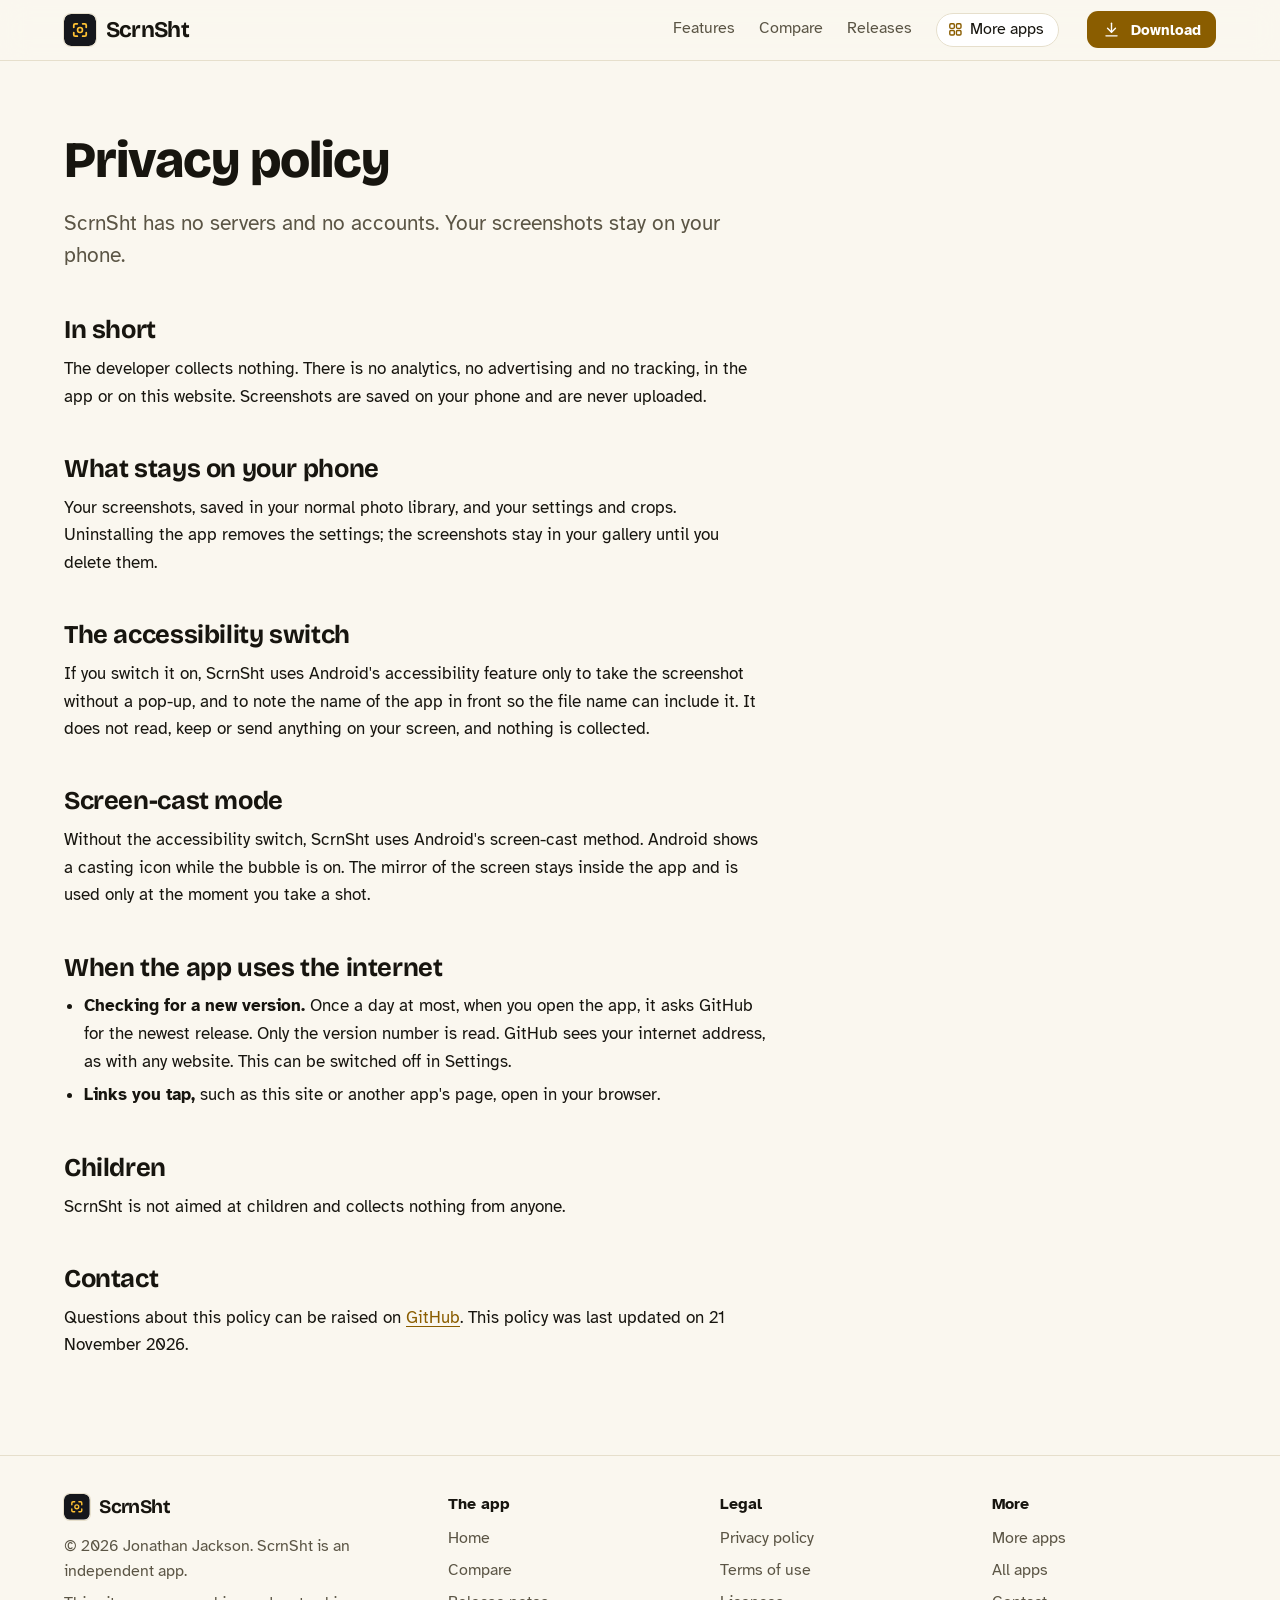
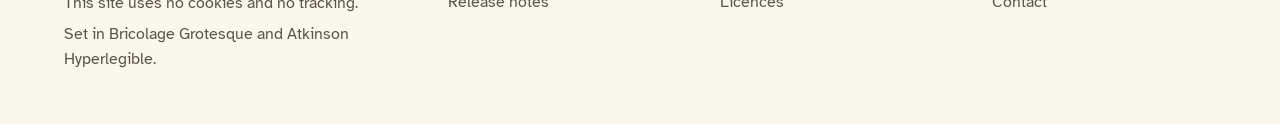
<file: privacy.html>
<!DOCTYPE html>
<html lang="en-GB">
<head>
<meta charset="utf-8">
<meta name="viewport" content="width=device-width, initial-scale=1">
<title>ScrnSht privacy policy</title>
<meta name="description" content="What ScrnSht does with your information: in short, it stays on your phone.">
<meta name="author" content="Jonathan Jackson">
<link rel="canonical" href="https://customgpter.github.io/scrnsht/privacy.html">
<meta name="theme-color" content="#faf7ef" media="(prefers-color-scheme: light)">
<meta name="theme-color" content="#0e0f12" media="(prefers-color-scheme: dark)">
<meta property="og:type" content="website">
<meta property="og:site_name" content="ScrnSht">
<meta property="og:title" content="ScrnSht privacy policy">
<meta property="og:description" content="What ScrnSht does with your information: in short, it stays on your phone.">
<meta property="og:url" content="https://customgpter.github.io/scrnsht/privacy.html">
<meta property="og:image" content="https://customgpter.github.io/scrnsht/assets/og.png">
<meta property="og:image:width" content="1200">
<meta property="og:image:height" content="630">
<meta property="og:image:alt" content="The ScrnSht bubble floating over a chat, with the thumbnail of the screenshot it just took">
<meta property="og:locale" content="en_GB">
<meta name="twitter:card" content="summary_large_image">
<link rel="icon" href="./assets/favicon.svg" type="image/svg+xml">
<link rel="apple-touch-icon" href="./assets/apple-touch-icon.png">
<link rel="preload" href="./assets/fonts/bricolage-grotesque-latin.woff2" as="font" type="font/woff2" crossorigin>
<link rel="preload" href="./assets/fonts/atkinson-hyperlegible-latin-400-normal.woff2" as="font" type="font/woff2" crossorigin>
<link rel="stylesheet" href="./assets/site.css?v=1">
<link rel="stylesheet" href="./assets/house.css?v=1">
<link rel="stylesheet" href="./assets/apps-list.css?v=1">
<script src="./assets/apps-list.js?v=1" defer></script>
</head>
<body>
<a class="skip" href="#main">Skip to content</a>
<header class="masthead">
<div class="wrap">
<a class="brand" href="./" aria-label="ScrnSht home"><svg viewBox="0 0 108 108" aria-hidden="true"><rect width="108" height="108" rx="24" fill="#15171c"/><path d="M33,45V38a5,5 0,0 1,5 -5H45 M63,33H70a5,5 0,0 1,5 5V45 M75,63V70a5,5 0,0 1,-5 5H63 M45,75H38a5,5 0,0 1,-5 -5V63" fill="none" stroke="#FFC233" stroke-width="6" stroke-linecap="round" stroke-linejoin="round"/><circle cx="54" cy="54" r="11" fill="#FFC233"/><circle cx="54" cy="54" r="5.5" fill="#15171c"/></svg><span>ScrnSht</span></a>
<nav aria-label="Main"><ul><li><a href="./#features">Features</a></li><li><a href="./compare.html">Compare</a></li><li><a href="./releases.html">Releases</a></li><li><a class="more-apps" href="./more-apps.html"><svg class="ico" viewBox="0 0 24 24" aria-hidden="true"><rect x="4" y="4" width="6.5" height="6.5" rx="1.6"/><rect x="13.5" y="4" width="6.5" height="6.5" rx="1.6"/><rect x="4" y="13.5" width="6.5" height="6.5" rx="1.6"/><rect x="13.5" y="13.5" width="6.5" height="6.5" rx="1.6"/></svg>More apps</a></li></ul></nav>
<a class="button small" href="https://github.com/CustomGPTer/scrnsht/releases/latest/download/ScrnSht.apk"><svg class="ico" viewBox="0 0 24 24" aria-hidden="true"><path d="M12 4v11"/><path d="M7 10.5l5 5 5-5"/><path d="M5 20h14"/></svg>Download</a>
</div>
</header>
<main id="main" class="doc">
<div class="wrap">
<div class="measure">
<h1>Privacy policy</h1>
<p class="lede">ScrnSht has no servers and no accounts. Your screenshots stay on your phone.</p>
<h2 id="short">In short</h2><p>The developer collects nothing. There is no analytics, no advertising and no tracking, in the app or on this website. Screenshots are saved on your phone and are never uploaded.</p><h2 id="on-phone">What stays on your phone</h2><p>Your screenshots, saved in your normal photo library, and your settings and crops. Uninstalling the app removes the settings; the screenshots stay in your gallery until you delete them.</p><h2 id="accessibility">The accessibility switch</h2><p>If you switch it on, ScrnSht uses Android's accessibility feature only to take the screenshot without a pop-up, and to note the name of the app in front so the file name can include it. It does not read, keep or send anything on your screen, and nothing is collected.</p><h2 id="screen-cast">Screen-cast mode</h2><p>Without the accessibility switch, ScrnSht uses Android's screen-cast method. Android shows a casting icon while the bubble is on. The mirror of the screen stays inside the app and is used only at the moment you take a shot.</p><h2 id="internet">When the app uses the internet</h2><ul><li><b>Checking for a new version.</b> Once a day at most, when you open the app, it asks GitHub for the newest release. Only the version number is read. GitHub sees your internet address, as with any website. This can be switched off in Settings.</li><li><b>Links you tap,</b> such as this site or another app's page, open in your browser.</li></ul><h2 id="children">Children</h2><p>ScrnSht is not aimed at children and collects nothing from anyone.</p>
<h2 id="contact">Contact</h2>
<p>Questions about this policy can be raised on <a href="https://github.com/CustomGPTer/scrnsht/issues">GitHub</a>. This policy was last updated on 21 November 2026.</p>
</div>
</div>
</main>
<footer class="colophon">
<div class="wrap">
<div>
<a class="brand" href="./" aria-label="ScrnSht home"><svg viewBox="0 0 108 108" aria-hidden="true"><rect width="108" height="108" rx="24" fill="#15171c"/><path d="M33,45V38a5,5 0,0 1,5 -5H45 M63,33H70a5,5 0,0 1,5 5V45 M75,63V70a5,5 0,0 1,-5 5H63 M45,75H38a5,5 0,0 1,-5 -5V63" fill="none" stroke="#FFC233" stroke-width="6" stroke-linecap="round" stroke-linejoin="round"/><circle cx="54" cy="54" r="11" fill="#FFC233"/><circle cx="54" cy="54" r="5.5" fill="#15171c"/></svg><span>ScrnSht</span></a>
<p>&copy; 2026 Jonathan Jackson. ScrnSht is an independent app.</p>
<p>This site uses no cookies and no tracking.</p>
<p>Set in Bricolage Grotesque and Atkinson Hyperlegible.</p>
</div>
<nav aria-label="The app"><h2>The app</h2><ul>
<li><a href="./">Home</a></li>
<li><a href="./compare.html">Compare</a></li>
<li><a href="./releases.html">Release notes</a></li>

</ul></nav>
<nav aria-label="Legal"><h2>Legal</h2><ul>
<li><a href="./privacy.html">Privacy policy</a></li>
<li><a href="./terms.html">Terms of use</a></li>
<li><a href="./licences.html">Licences</a></li>
</ul></nav>
<nav aria-label="More"><h2>More</h2><ul>
<li><a href="./more-apps.html">More apps</a></li>
<li><a href="https://customgpter.github.io/">All apps</a></li>
<li><a href="https://github.com/CustomGPTer/scrnsht/issues">Contact</a></li>
</ul></nav>
</div>
</footer>
</body>
</html>
</file>
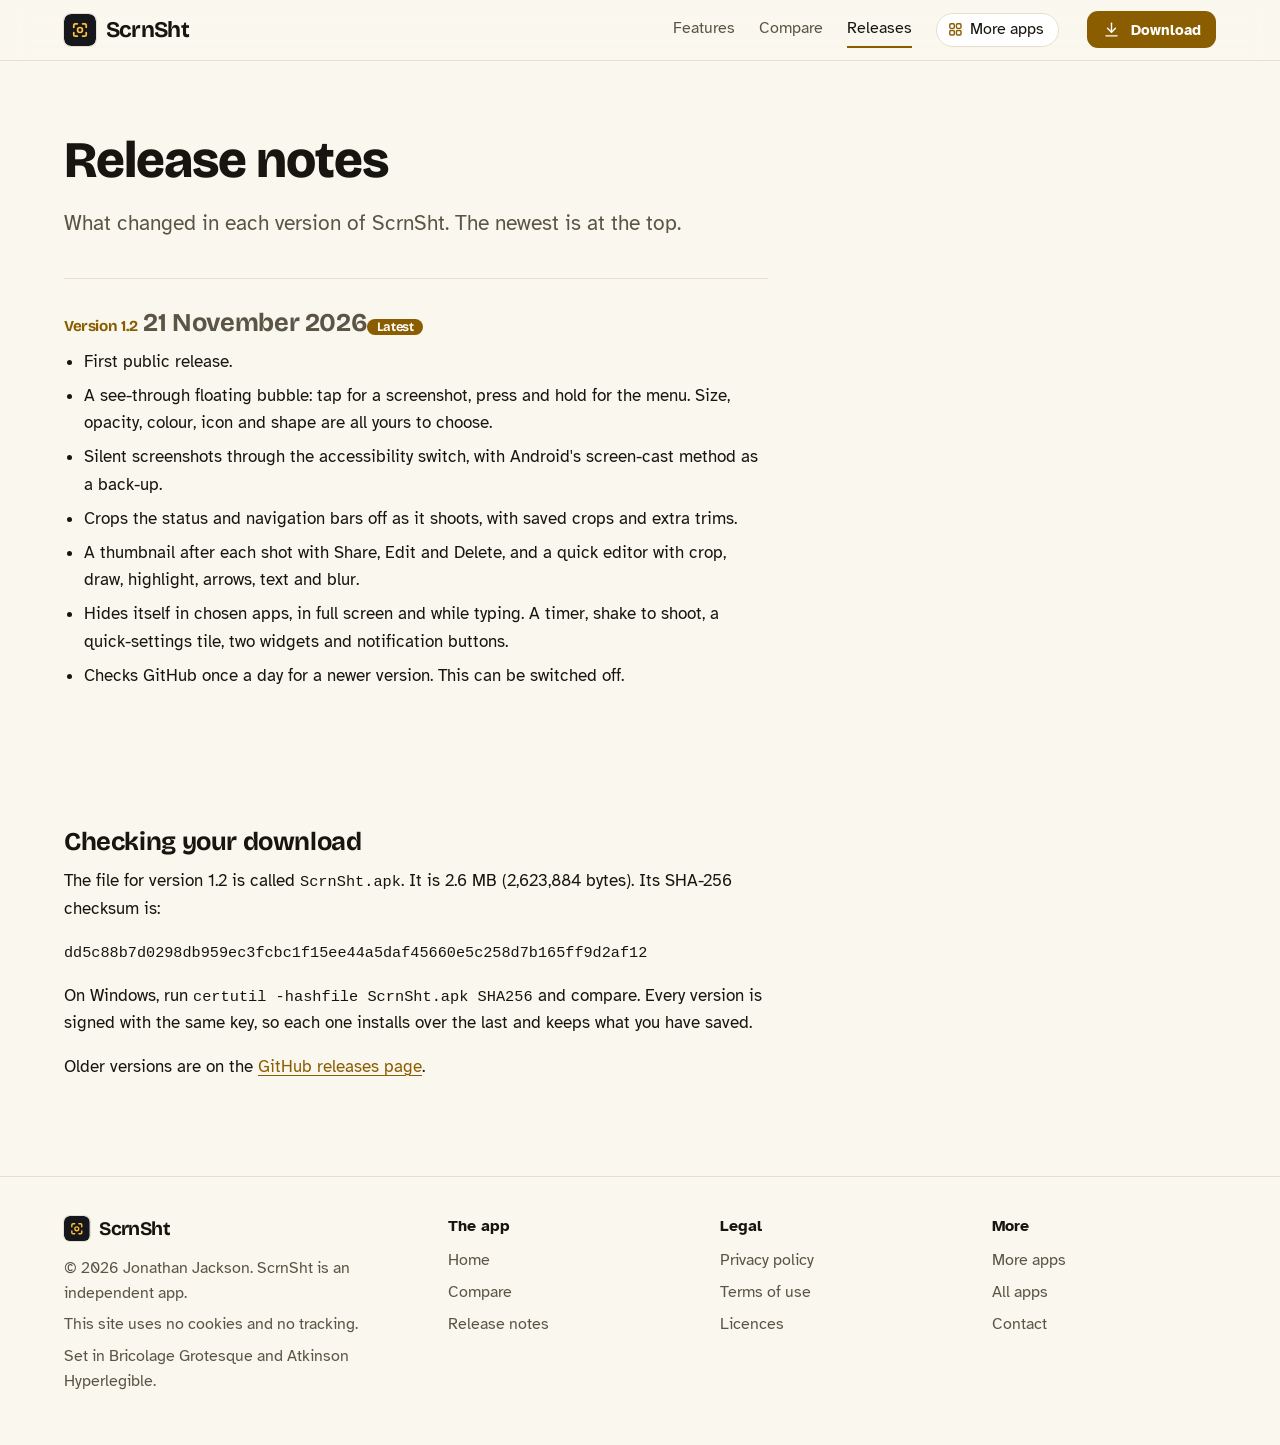
<file: releases.html>
<!DOCTYPE html>
<html lang="en-GB">
<head>
<meta charset="utf-8">
<meta name="viewport" content="width=device-width, initial-scale=1">
<title>ScrnSht release notes</title>
<meta name="description" content="What changed in each version of ScrnSht, with the file size and checksum to check your download.">
<meta name="author" content="Jonathan Jackson">
<link rel="canonical" href="https://customgpter.github.io/scrnsht/releases.html">
<meta name="theme-color" content="#faf7ef" media="(prefers-color-scheme: light)">
<meta name="theme-color" content="#0e0f12" media="(prefers-color-scheme: dark)">
<meta property="og:type" content="website">
<meta property="og:site_name" content="ScrnSht">
<meta property="og:title" content="ScrnSht release notes">
<meta property="og:description" content="What changed in each version of ScrnSht, with the file size and checksum to check your download.">
<meta property="og:url" content="https://customgpter.github.io/scrnsht/releases.html">
<meta property="og:image" content="https://customgpter.github.io/scrnsht/assets/og.png">
<meta property="og:image:width" content="1200">
<meta property="og:image:height" content="630">
<meta property="og:image:alt" content="The ScrnSht bubble floating over a chat, with the thumbnail of the screenshot it just took">
<meta property="og:locale" content="en_GB">
<meta name="twitter:card" content="summary_large_image">
<link rel="icon" href="./assets/favicon.svg" type="image/svg+xml">
<link rel="apple-touch-icon" href="./assets/apple-touch-icon.png">
<link rel="preload" href="./assets/fonts/bricolage-grotesque-latin.woff2" as="font" type="font/woff2" crossorigin>
<link rel="preload" href="./assets/fonts/atkinson-hyperlegible-latin-400-normal.woff2" as="font" type="font/woff2" crossorigin>
<link rel="stylesheet" href="./assets/site.css?v=1">
<link rel="stylesheet" href="./assets/house.css?v=1">
<link rel="stylesheet" href="./assets/apps-list.css?v=1">
<script src="./assets/apps-list.js?v=1" defer></script>
</head>
<body>
<a class="skip" href="#main">Skip to content</a>
<header class="masthead">
<div class="wrap">
<a class="brand" href="./" aria-label="ScrnSht home"><svg viewBox="0 0 108 108" aria-hidden="true"><rect width="108" height="108" rx="24" fill="#15171c"/><path d="M33,45V38a5,5 0,0 1,5 -5H45 M63,33H70a5,5 0,0 1,5 5V45 M75,63V70a5,5 0,0 1,-5 5H63 M45,75H38a5,5 0,0 1,-5 -5V63" fill="none" stroke="#FFC233" stroke-width="6" stroke-linecap="round" stroke-linejoin="round"/><circle cx="54" cy="54" r="11" fill="#FFC233"/><circle cx="54" cy="54" r="5.5" fill="#15171c"/></svg><span>ScrnSht</span></a>
<nav aria-label="Main"><ul><li><a href="./#features">Features</a></li><li><a href="./compare.html">Compare</a></li><li><a href="./releases.html" aria-current="page">Releases</a></li><li><a class="more-apps" href="./more-apps.html"><svg class="ico" viewBox="0 0 24 24" aria-hidden="true"><rect x="4" y="4" width="6.5" height="6.5" rx="1.6"/><rect x="13.5" y="4" width="6.5" height="6.5" rx="1.6"/><rect x="4" y="13.5" width="6.5" height="6.5" rx="1.6"/><rect x="13.5" y="13.5" width="6.5" height="6.5" rx="1.6"/></svg>More apps</a></li></ul></nav>
<a class="button small" href="https://github.com/CustomGPTer/scrnsht/releases/latest/download/ScrnSht.apk"><svg class="ico" viewBox="0 0 24 24" aria-hidden="true"><path d="M12 4v11"/><path d="M7 10.5l5 5 5-5"/><path d="M5 20h14"/></svg>Download</a>
</div>
</header>
<main id="main" class="doc">
<div class="wrap">
<div class="measure">
<h1>Release notes</h1>
<p class="lede">What changed in each version of ScrnSht. The newest is at the top.</p>
<section class="release" id="v1.2"><h2><span class="ver">Version 1.2</span> <span class="when">21 November 2026</span><span class="tag">Latest</span></h2><ul><li>First public release.</li><li>A see-through floating bubble: tap for a screenshot, press and hold for the menu. Size, opacity, colour, icon and shape are all yours to choose.</li><li>Silent screenshots through the accessibility switch, with Android's screen-cast method as a back-up.</li><li>Crops the status and navigation bars off as it shoots, with saved crops and extra trims.</li><li>A thumbnail after each shot with Share, Edit and Delete, and a quick editor with crop, draw, highlight, arrows, text and blur.</li><li>Hides itself in chosen apps, in full screen and while typing. A timer, shake to shoot, a quick-settings tile, two widgets and notification buttons.</li><li>Checks GitHub once a day for a newer version. This can be switched off.</li></ul></section>
<h2 id="checking">Checking your download</h2>
<p>The file for version 1.2 is called <code>ScrnSht.apk</code>. It is 2.6 MB (2,623,884 bytes). Its SHA-256 checksum is:</p>
<p><code class="sum">dd5c88b7d0298db959ec3fcbc1f15ee44a5daf45660e5c258d7b165ff9d2af12</code></p>
<p>On Windows, run <code>certutil -hashfile ScrnSht.apk SHA256</code> and compare. Every version is signed with the same key, so each one installs over the last and keeps what you have saved.</p>
<p>Older versions are on the <a href="https://github.com/CustomGPTer/scrnsht/releases">GitHub releases page</a>.</p>
</div>
</div>
</main>
<footer class="colophon">
<div class="wrap">
<div>
<a class="brand" href="./" aria-label="ScrnSht home"><svg viewBox="0 0 108 108" aria-hidden="true"><rect width="108" height="108" rx="24" fill="#15171c"/><path d="M33,45V38a5,5 0,0 1,5 -5H45 M63,33H70a5,5 0,0 1,5 5V45 M75,63V70a5,5 0,0 1,-5 5H63 M45,75H38a5,5 0,0 1,-5 -5V63" fill="none" stroke="#FFC233" stroke-width="6" stroke-linecap="round" stroke-linejoin="round"/><circle cx="54" cy="54" r="11" fill="#FFC233"/><circle cx="54" cy="54" r="5.5" fill="#15171c"/></svg><span>ScrnSht</span></a>
<p>&copy; 2026 Jonathan Jackson. ScrnSht is an independent app.</p>
<p>This site uses no cookies and no tracking.</p>
<p>Set in Bricolage Grotesque and Atkinson Hyperlegible.</p>
</div>
<nav aria-label="The app"><h2>The app</h2><ul>
<li><a href="./">Home</a></li>
<li><a href="./compare.html">Compare</a></li>
<li><a href="./releases.html">Release notes</a></li>

</ul></nav>
<nav aria-label="Legal"><h2>Legal</h2><ul>
<li><a href="./privacy.html">Privacy policy</a></li>
<li><a href="./terms.html">Terms of use</a></li>
<li><a href="./licences.html">Licences</a></li>
</ul></nav>
<nav aria-label="More"><h2>More</h2><ul>
<li><a href="./more-apps.html">More apps</a></li>
<li><a href="https://customgpter.github.io/">All apps</a></li>
<li><a href="https://github.com/CustomGPTer/scrnsht/issues">Contact</a></li>
</ul></nav>
</div>
</footer>
</body>
</html>
</file>
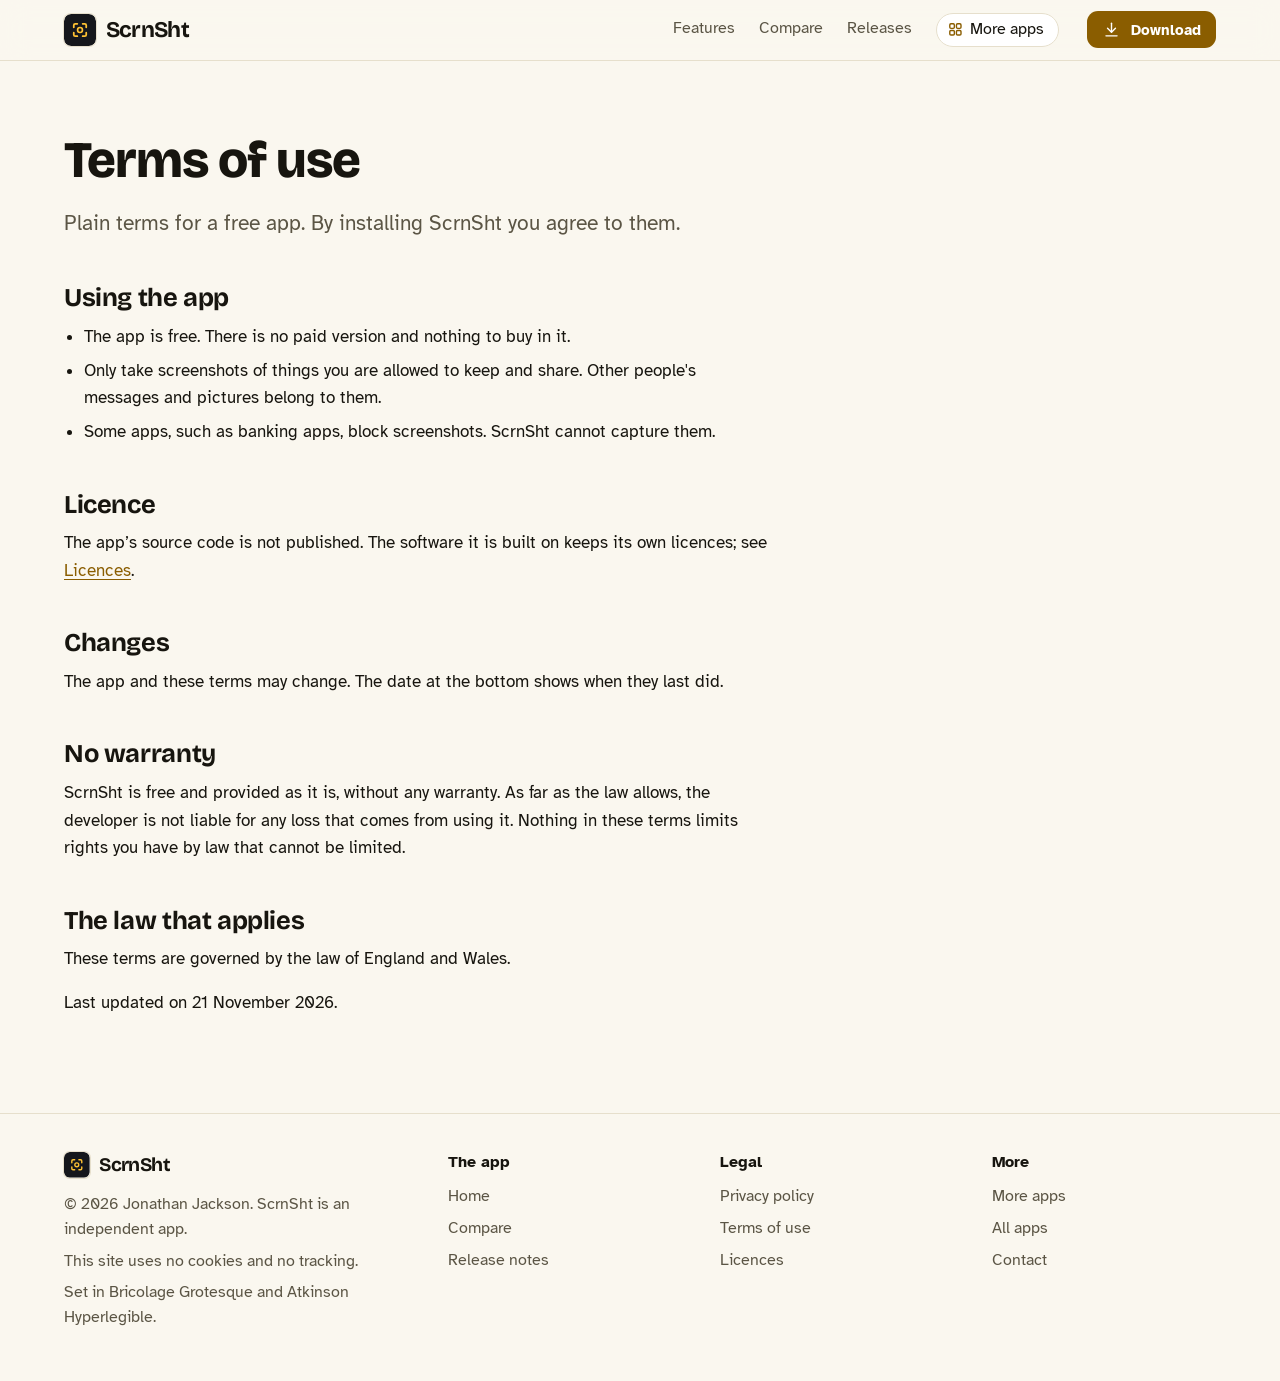
<file: terms.html>
<!DOCTYPE html>
<html lang="en-GB">
<head>
<meta charset="utf-8">
<meta name="viewport" content="width=device-width, initial-scale=1">
<title>ScrnSht terms of use</title>
<meta name="description" content="The terms for using ScrnSht.">
<meta name="author" content="Jonathan Jackson">
<link rel="canonical" href="https://customgpter.github.io/scrnsht/terms.html">
<meta name="theme-color" content="#faf7ef" media="(prefers-color-scheme: light)">
<meta name="theme-color" content="#0e0f12" media="(prefers-color-scheme: dark)">
<meta property="og:type" content="website">
<meta property="og:site_name" content="ScrnSht">
<meta property="og:title" content="ScrnSht terms of use">
<meta property="og:description" content="The terms for using ScrnSht.">
<meta property="og:url" content="https://customgpter.github.io/scrnsht/terms.html">
<meta property="og:image" content="https://customgpter.github.io/scrnsht/assets/og.png">
<meta property="og:image:width" content="1200">
<meta property="og:image:height" content="630">
<meta property="og:image:alt" content="The ScrnSht bubble floating over a chat, with the thumbnail of the screenshot it just took">
<meta property="og:locale" content="en_GB">
<meta name="twitter:card" content="summary_large_image">
<link rel="icon" href="./assets/favicon.svg" type="image/svg+xml">
<link rel="apple-touch-icon" href="./assets/apple-touch-icon.png">
<link rel="preload" href="./assets/fonts/bricolage-grotesque-latin.woff2" as="font" type="font/woff2" crossorigin>
<link rel="preload" href="./assets/fonts/atkinson-hyperlegible-latin-400-normal.woff2" as="font" type="font/woff2" crossorigin>
<link rel="stylesheet" href="./assets/site.css?v=1">
<link rel="stylesheet" href="./assets/house.css?v=1">
<link rel="stylesheet" href="./assets/apps-list.css?v=1">
<script src="./assets/apps-list.js?v=1" defer></script>
</head>
<body>
<a class="skip" href="#main">Skip to content</a>
<header class="masthead">
<div class="wrap">
<a class="brand" href="./" aria-label="ScrnSht home"><svg viewBox="0 0 108 108" aria-hidden="true"><rect width="108" height="108" rx="24" fill="#15171c"/><path d="M33,45V38a5,5 0,0 1,5 -5H45 M63,33H70a5,5 0,0 1,5 5V45 M75,63V70a5,5 0,0 1,-5 5H63 M45,75H38a5,5 0,0 1,-5 -5V63" fill="none" stroke="#FFC233" stroke-width="6" stroke-linecap="round" stroke-linejoin="round"/><circle cx="54" cy="54" r="11" fill="#FFC233"/><circle cx="54" cy="54" r="5.5" fill="#15171c"/></svg><span>ScrnSht</span></a>
<nav aria-label="Main"><ul><li><a href="./#features">Features</a></li><li><a href="./compare.html">Compare</a></li><li><a href="./releases.html">Releases</a></li><li><a class="more-apps" href="./more-apps.html"><svg class="ico" viewBox="0 0 24 24" aria-hidden="true"><rect x="4" y="4" width="6.5" height="6.5" rx="1.6"/><rect x="13.5" y="4" width="6.5" height="6.5" rx="1.6"/><rect x="4" y="13.5" width="6.5" height="6.5" rx="1.6"/><rect x="13.5" y="13.5" width="6.5" height="6.5" rx="1.6"/></svg>More apps</a></li></ul></nav>
<a class="button small" href="https://github.com/CustomGPTer/scrnsht/releases/latest/download/ScrnSht.apk"><svg class="ico" viewBox="0 0 24 24" aria-hidden="true"><path d="M12 4v11"/><path d="M7 10.5l5 5 5-5"/><path d="M5 20h14"/></svg>Download</a>
</div>
</header>
<main id="main" class="doc">
<div class="wrap">
<div class="measure">
<h1>Terms of use</h1>
<p class="lede">Plain terms for a free app. By installing ScrnSht you agree to them.</p>
<h2 id="use">Using the app</h2><ul><li>The app is free. There is no paid version and nothing to buy in it.</li><li>Only take screenshots of things you are allowed to keep and share. Other people's messages and pictures belong to them.</li><li>Some apps, such as banking apps, block screenshots. ScrnSht cannot capture them.</li></ul><h2 id="licence">Licence</h2><p>The app&rsquo;s source code is not published. The software it is built on keeps its own licences; see <a href="licences.html">Licences</a>.</p><h2 id="changes">Changes</h2><p>The app and these terms may change. The date at the bottom shows when they last did.</p>
<h2 id="no-warranty">No warranty</h2>
<p>ScrnSht is free and provided as it is, without any warranty. As far as the law allows, the developer is not liable for any loss that comes from using it. Nothing in these terms limits rights you have by law that cannot be limited.</p>
<h2 id="governing">The law that applies</h2>
<p>These terms are governed by the law of England and Wales.</p>
<p>Last updated on 21 November 2026.</p>
</div>
</div>
</main>
<footer class="colophon">
<div class="wrap">
<div>
<a class="brand" href="./" aria-label="ScrnSht home"><svg viewBox="0 0 108 108" aria-hidden="true"><rect width="108" height="108" rx="24" fill="#15171c"/><path d="M33,45V38a5,5 0,0 1,5 -5H45 M63,33H70a5,5 0,0 1,5 5V45 M75,63V70a5,5 0,0 1,-5 5H63 M45,75H38a5,5 0,0 1,-5 -5V63" fill="none" stroke="#FFC233" stroke-width="6" stroke-linecap="round" stroke-linejoin="round"/><circle cx="54" cy="54" r="11" fill="#FFC233"/><circle cx="54" cy="54" r="5.5" fill="#15171c"/></svg><span>ScrnSht</span></a>
<p>&copy; 2026 Jonathan Jackson. ScrnSht is an independent app.</p>
<p>This site uses no cookies and no tracking.</p>
<p>Set in Bricolage Grotesque and Atkinson Hyperlegible.</p>
</div>
<nav aria-label="The app"><h2>The app</h2><ul>
<li><a href="./">Home</a></li>
<li><a href="./compare.html">Compare</a></li>
<li><a href="./releases.html">Release notes</a></li>

</ul></nav>
<nav aria-label="Legal"><h2>Legal</h2><ul>
<li><a href="./privacy.html">Privacy policy</a></li>
<li><a href="./terms.html">Terms of use</a></li>
<li><a href="./licences.html">Licences</a></li>
</ul></nav>
<nav aria-label="More"><h2>More</h2><ul>
<li><a href="./more-apps.html">More apps</a></li>
<li><a href="https://customgpter.github.io/">All apps</a></li>
<li><a href="https://github.com/CustomGPTer/scrnsht/issues">Contact</a></li>
</ul></nav>
</div>
</footer>
</body>
</html>
</file>
<file: assets/site.css>
@font-face{font-family:"Bricolage Grotesque";src:url("fonts/bricolage-grotesque-latin.woff2") format("woff2");font-weight:200 800;font-style:normal;font-display:swap}
@font-face{font-family:"Atkinson Hyperlegible";src:url("fonts/atkinson-hyperlegible-latin-400-normal.woff2") format("woff2");font-weight:400;font-style:normal;font-display:swap}
@font-face{font-family:"Atkinson Hyperlegible";src:url("fonts/atkinson-hyperlegible-latin-700-normal.woff2") format("woff2");font-weight:700;font-style:normal;font-display:swap}

/* Daylight page, night-time camera. The lamp colour is kept for the one thing to press and for what the camera has seen. */
:root{
  --page:#f2f5f9; --panel:#ffffff; --raised:#e8edf3; --ink:#0d1a2b; --soft:#465468; --rule:#d2dae4;
  --accent:#0a6a55; --accent-ink:#ffffff; --warn:#8a5200; --rec:#d3302f;
  --lamp:#ffb347; --lamp-ink:#231400; --lamp-text:#8a5200;
  --night:#09111e; --night-2:#111d30; --night-3:#1a2a43; --night-ink:#eaf0f8; --night-soft:#9fb0c7; --night-rule:#24364f; --iris:#55d6ab;
  --display:"Bricolage Grotesque","Atkinson Hyperlegible",system-ui,sans-serif;
  --sans:"Atkinson Hyperlegible",system-ui,-apple-system,"Segoe UI",Roboto,sans-serif;
  --mono:ui-monospace,SFMono-Regular,Menlo,Consolas,"Liberation Mono",monospace;
  color-scheme:light dark;
}
@media (prefers-color-scheme:dark){
  :root{--page:#0a111b; --panel:#111a27; --raised:#182434; --ink:#e9eef5; --soft:#a0aec0; --rule:#243247;
    --accent:#55d6ab; --accent-ink:#00281d; --warn:#ffb347; --rec:#ff6163; --lamp-text:#ffb347}
}

*,*::before,*::after{box-sizing:border-box}
html{-webkit-text-size-adjust:100%;scroll-behavior:smooth;scroll-padding-top:5.5rem}
@media (prefers-reduced-motion:reduce){html{scroll-behavior:auto}}
body{margin:0;background:var(--page);color:var(--ink);font:400 1.0625rem/1.62 var(--sans);text-rendering:optimizeLegibility;-webkit-font-smoothing:antialiased}
img,svg{max-width:100%;display:block}
a{color:var(--accent);text-decoration-thickness:.07em;text-underline-offset:.2em}
a:hover{text-decoration-thickness:.13em}
:focus-visible{outline:3px solid var(--lamp);outline-offset:3px;border-radius:6px}
code{font:.9em/1 var(--mono);overflow-wrap:anywhere}
h1,h2,h3{font-family:var(--display);font-weight:700;letter-spacing:-.015em;line-height:1.08;margin:0;text-wrap:balance}
p{margin:0 0 1rem}
.skip{position:absolute;left:-999px;top:0;background:var(--ink);color:var(--page);padding:.6rem 1rem;z-index:30;border-radius:0 0 8px 0}
.skip:focus{left:0}
.sr{position:absolute;width:1px;height:1px;overflow:hidden;clip-path:inset(50%);white-space:nowrap}
.wrap{width:min(72rem,100% - 2.5rem);margin-inline:auto}
.measure{max-width:44rem}
.ico{width:1.25em;height:1.25em;flex:none;fill:none;stroke:currentColor;stroke-width:1.75;stroke-linecap:round;stroke-linejoin:round}

/* ---------- masthead */
.masthead{position:sticky;top:0;z-index:20;background:color-mix(in srgb,var(--page) 88%,transparent);-webkit-backdrop-filter:blur(14px) saturate(1.3);backdrop-filter:blur(14px) saturate(1.3);border-bottom:1px solid var(--rule)}
.masthead .wrap{display:flex;flex-wrap:wrap;align-items:center;gap:.35rem 1.75rem;padding-block:.7rem}
.brand{display:inline-flex;align-items:center;gap:.6rem;font:700 1.4rem/1 var(--display);letter-spacing:-.03em;color:var(--ink);text-decoration:none;margin-right:auto}
.brand svg{width:2rem;height:2rem;flex:none;border-radius:.5rem;box-shadow:0 0 0 1px var(--rule)}
.masthead nav ul{display:flex;flex-wrap:wrap;align-items:center;gap:.15rem 1.5rem;list-style:none;margin:0;padding:0;font-size:1rem;line-height:1.3}
.masthead nav a{display:inline-flex;align-items:center;gap:.4rem;color:var(--soft);text-decoration:none;padding-block:.45rem;border-bottom:2px solid transparent}
.masthead nav a:hover{color:var(--ink)}
.masthead nav a[aria-current="page"]{color:var(--ink);border-bottom-color:var(--lamp)}
.masthead nav a.more-apps{color:var(--ink);border:1px solid var(--rule);border-radius:999px;padding:.34rem .85rem .34rem .65rem;background:var(--panel)}
.masthead nav a.more-apps .ico{width:1.05em;height:1.05em;color:var(--accent);stroke-width:2}
.masthead nav a.more-apps:hover,.masthead nav a.more-apps[aria-current="page"]{border-color:var(--accent)}
.button{display:inline-flex;align-items:center;gap:.6rem;background:var(--lamp);color:var(--lamp-ink);font:700 1.08rem/1.2 var(--sans);text-decoration:none;padding:.95rem 1.5rem;border-radius:14px;box-shadow:0 1px 0 rgba(255,255,255,.45) inset,0 12px 24px -14px rgba(138,82,0,.9)}
.button:hover{background:#ffc56e}
.button:active{transform:translateY(1px)}
.button.small{font-size:.95rem;padding:.55rem .95rem;border-radius:11px;box-shadow:none}
.button.quiet{background:none;box-shadow:none;border:1px solid var(--rule);color:var(--ink)}
.button.quiet:hover{border-color:var(--ink);background:none}
@media (max-width:52rem){
  .masthead nav{order:3;flex:1 0 100%}
  .masthead nav ul{gap:.1rem .85rem;font-size:.95rem}
  .masthead nav .wide{display:none}
}
@media (max-width:24rem){.masthead nav a.more-apps .ico{display:none}.masthead nav a.more-apps{padding-inline:.7rem}}

/* ---------- hero */
.hero{padding-block:clamp(2.2rem,6vw,4.75rem) clamp(2.5rem,6vw,4.5rem);overflow:hidden}
.hero-grid{display:grid;gap:clamp(2.25rem,5vw,4rem);align-items:center}
@media (min-width:62rem){.hero-grid{grid-template-columns:minmax(0,11fr) minmax(0,10fr)}}
.hero h1{font-size:clamp(2.6rem,6vw,4.25rem);font-weight:800;line-height:1;letter-spacing:-.022em;margin-bottom:1.5rem}
.lede{font-size:clamp(1.14rem,2vw,1.3rem);line-height:1.55;color:var(--soft);margin:0 0 1rem;max-width:34rem}
.get{display:flex;flex-wrap:wrap;align-items:center;gap:.9rem 1.5rem;margin:1.8rem 0 1.1rem}
.get .aside{font-weight:700;color:var(--ink)}
.facts{font-size:.98rem;line-height:1.5;color:var(--soft);margin:0 0 .5rem;max-width:36rem}
.pills{display:flex;flex-wrap:wrap;gap:.45rem;list-style:none;margin:0 0 1rem;padding:0;font-size:.95rem}
.pills li{border:1px solid var(--rule);border-radius:999px;padding:.22rem .8rem;background:var(--panel);color:var(--soft)}

/* the monitor: the camera's view, the day beneath it, and the alert it sends */
.monitor{position:relative;max-width:36rem;margin-inline:auto;width:100%;padding-bottom:3.1rem}
@media (min-width:62rem){.monitor{margin-inline:auto 0}}
.screen{position:relative;background:var(--night);border-radius:22px;padding:.6rem;box-shadow:0 0 0 1px var(--night-rule),0 30px 60px -30px rgba(9,17,30,.75)}
.cam{position:relative;border-radius:15px;overflow:hidden;aspect-ratio:16/10;background:#0b1626}
.cam svg{width:100%;height:100%}
.cam text{font:700 15px var(--sans);fill:#231400}
.hud{position:absolute;display:inline-flex;align-items:center;gap:.4rem;font:700 .76rem/1 var(--sans);color:var(--night-ink);background:rgba(6,12,22,.62);border-radius:999px;padding:.38rem .65rem;letter-spacing:.01em}
.hud i{width:.5rem;height:.5rem;border-radius:50%;background:var(--iris)}
.hud.watching{left:.7rem;top:.7rem}
.hud.rec{right:.7rem;top:.7rem}
.hud.rec i{background:#ff5a5c}
.hud.stamp{left:.7rem;bottom:.7rem;font:400 .74rem/1 var(--mono);border-radius:6px;color:#d5deea}
.hud.place{right:.7rem;bottom:.7rem;border-radius:6px;font-weight:400;color:#d5deea}
.day{padding:.85rem .55rem 2rem;color:var(--night-soft);font-size:.8rem;line-height:1.2}
.day-head{display:flex;justify-content:space-between;margin-bottom:.6rem}
.day-head b{color:var(--night-ink)}
.track{position:relative;height:1.5rem;border-radius:7px;background:repeating-linear-gradient(90deg,var(--night-3) 0 1px,transparent 1px calc(100% / 24)),var(--night-2);box-shadow:inset 0 0 0 1px var(--night-rule)}
.ev{position:absolute;top:3px;bottom:3px;width:max(5px,1.1%);border-radius:3px;background:var(--iris);left:var(--at)}
.ev.seen{background:var(--lamp)}
.now{position:absolute;top:-4px;bottom:-4px;left:var(--at);width:2px;background:var(--night-ink);border-radius:2px}
.hours{display:flex;justify-content:space-between;margin-top:.4rem;font-size:.72rem}
.alert{position:absolute;right:-.4rem;bottom:0;display:flex;align-items:center;gap:.75rem;width:min(19rem,88%);background:var(--panel);color:var(--ink);border:1px solid var(--rule);border-radius:16px;padding:.65rem .8rem;box-shadow:0 18px 36px -18px rgba(9,17,30,.55)}
.alert .thumb{flex:none;width:3.1rem;height:3.1rem;border-radius:10px;background:linear-gradient(160deg,#16263d,#0b1626);position:relative;overflow:hidden}
.alert .thumb::before{content:"";position:absolute;left:50%;bottom:0;width:38%;height:62%;translate:-50% 0;border-radius:40% 40% 0 0;background:#6f86a6}
.alert .thumb::after{content:"";position:absolute;left:50%;top:14%;width:26%;aspect-ratio:1;translate:-50% 0;border-radius:50%;background:#8ea4c2}
.alert b{display:block;font-size:.98rem;line-height:1.25}
.alert span{display:block;font-size:.86rem;color:var(--soft);line-height:1.3}
.alert .dot{flex:none;width:.6rem;height:.6rem;border-radius:50%;background:var(--lamp);margin-left:auto;box-shadow:0 0 0 4px color-mix(in srgb,var(--lamp) 25%,transparent)}
@media (max-width:26rem){.alert{right:0}}
@media (prefers-reduced-motion:no-preference){
  .cam .spill{animation:vg-in .9s ease-out .25s both}
  .cam .who{animation:vg-step .9s cubic-bezier(.2,.8,.25,1) .9s both}
  .cam .mark{animation:vg-lock .45s cubic-bezier(.3,1.4,.5,1) 1.7s both;transform-box:fill-box;transform-origin:center}
  .hud.rec{animation:vg-in .3s ease-out 2.05s both}
  .hud.rec i{animation:vg-blink 1.2s steps(2,jump-none) 2.3s 4}
  .ev.seen,.now{animation:vg-pop .4s cubic-bezier(.3,1.5,.5,1) 2.4s both}
  .alert{animation:vg-rise .6s cubic-bezier(.2,.8,.25,1) 2.9s both}
  @keyframes vg-in{from{opacity:0}to{opacity:1}}
  @keyframes vg-step{from{opacity:0;transform:translateX(18px)}to{opacity:1;transform:none}}
  @keyframes vg-lock{from{opacity:0;transform:scale(1.12)}to{opacity:1;transform:none}}
  @keyframes vg-blink{from{opacity:1}to{opacity:.25}}
  @keyframes vg-pop{from{opacity:0;transform:scaleY(.2)}to{opacity:1;transform:none}}
  @keyframes vg-rise{from{opacity:0;transform:translateY(14px)}to{opacity:1;transform:none}}
}

/* ---------- sections */
section{padding-block:clamp(3rem,7vw,5.5rem)}
section + section{border-top:1px solid var(--rule)}
h2{font-size:clamp(1.8rem,3.6vw,2.6rem);margin-bottom:.9rem}
h3{font:700 1.1rem/1.3 var(--sans);letter-spacing:0;margin:0 0 .3rem}
.intro{color:var(--soft);max-width:40rem;margin-bottom:2.2rem;font-size:1.1rem}

.promises{padding-block:0;border-block:1px solid var(--rule);background:var(--panel)}
.promises ul{list-style:none;margin:0;padding:0;display:grid;grid-template-columns:repeat(auto-fit,minmax(min(100%,14rem),1fr))}
.promises li{display:flex;gap:.8rem;align-items:flex-start;padding:1.4rem 1.5rem 1.4rem 0}
.promises .ico{width:1.6rem;height:1.6rem;color:var(--accent);margin-top:.1rem}
.promises b{display:block;line-height:1.3}
.promises span{color:var(--soft);font-size:.96rem;line-height:1.45;display:block}
.hero + .promises{border-top:1px solid var(--rule)}

.steps{list-style:none;counter-reset:s;margin:0;padding:0;display:grid;gap:1.25rem}
@media (min-width:52rem){.steps{grid-template-columns:repeat(3,minmax(0,1fr))}}
.steps li{counter-increment:s;background:var(--panel);border:1px solid var(--rule);border-radius:18px;padding:1.4rem 1.4rem 1.5rem}
.steps li::before{content:counter(s);display:grid;place-items:center;width:2rem;height:2rem;border-radius:50%;background:var(--ink);color:var(--page);font:700 1rem/1 var(--display);margin-bottom:1rem}
.steps p{margin:0;color:var(--soft)}

.notices{display:grid;gap:1.25rem}
@media (min-width:52rem){.notices{grid-template-columns:repeat(2,minmax(0,1fr))}}
.sense{background:var(--night);color:var(--night-ink);border-radius:20px;padding:1.5rem 1.5rem 1.6rem;box-shadow:0 0 0 1px var(--night-rule)}
.sense h3{font:700 1.35rem/1.2 var(--display);letter-spacing:-.02em;margin-bottom:.35rem}
.sense p{color:var(--night-soft);margin-bottom:1.1rem}
.chips{display:flex;flex-wrap:wrap;gap:.5rem;list-style:none;margin:0;padding:0}
.chips li{display:inline-flex;align-items:center;gap:.45rem;border:1px solid var(--night-rule);background:var(--night-2);border-radius:10px;padding:.42rem .75rem .42rem .6rem;font-size:.98rem;line-height:1.2}
.chips .ico{color:var(--lamp)}

.groups{display:grid;gap:0}
.group{display:grid;gap:.4rem 3rem;padding-block:1.6rem;border-top:1px solid var(--rule)}
.group:last-child{border-bottom:1px solid var(--rule)}
@media (min-width:56rem){.group{grid-template-columns:13rem minmax(0,1fr)}}
.group > h3{font:700 1.3rem/1.2 var(--display);letter-spacing:-.02em;color:var(--ink)}
.group dl{margin:0;display:grid;gap:1.1rem 2.5rem}
@media (min-width:40rem){.group dl{grid-template-columns:repeat(2,minmax(0,1fr))}}
.group dt{font-weight:700;line-height:1.35}
.group dd{margin:.2rem 0 0;color:var(--soft)}

.setups{display:grid;gap:1.25rem}
@media (min-width:52rem){.setups{grid-template-columns:repeat(2,minmax(0,1fr))}}
.setup{background:var(--panel);border:1px solid var(--rule);border-radius:20px;padding:1.5rem}
.setup h3{font:700 1.35rem/1.2 var(--display);letter-spacing:-.02em;margin-bottom:.9rem}
.setup .kit{display:flex;align-items:center;gap:.6rem;color:var(--soft);font-size:.95rem;margin-bottom:1rem}
.setup .kit .ico{width:1.9rem;height:1.9rem;color:var(--ink);stroke-width:1.5}
.setup .kit .to{width:1.2rem;height:1.2rem;color:var(--soft)}
.ticks{list-style:none;margin:0;padding:0;display:grid;gap:.5rem}
.ticks li{position:relative;padding-left:1.7rem;color:var(--soft)}
.ticks li::before{content:"";position:absolute;left:.15rem;top:.42em;width:.75rem;height:.42rem;border-left:2.5px solid var(--accent);border-bottom:2.5px solid var(--accent);rotate:-45deg}

.modes{list-style:none;margin:0;padding:0;display:grid;gap:1.25rem}
@media (min-width:52rem){.modes{grid-template-columns:repeat(3,minmax(0,1fr))}}
.modes li{border-top:3px solid var(--ink);padding-top:1rem}
.modes p{color:var(--soft);margin:0}

.scroll{overflow-x:auto}
table{width:100%;border-collapse:collapse}
th,td{text-align:left;vertical-align:top;padding:.85rem 1.2rem .85rem 0;border-top:1px solid var(--rule)}
thead th{border-top:0;color:var(--soft);font-weight:400;padding-top:0}
tbody th{font-weight:700;min-width:11rem}
tr:last-child>*{border-bottom:1px solid var(--rule)}
.after-table{margin-top:1.5rem}
/* On a phone a table becomes a stack: the row's name, then its cells side by side. */
@media (max-width:40rem){
  table:not(.cmp),table:not(.cmp) thead,table:not(.cmp) tbody{display:block}
  table:not(.cmp) tr{display:flex;flex-wrap:wrap;gap:.3rem 1.1rem;padding:.9rem 0;border-top:1px solid var(--rule)}
  table:not(.cmp) thead tr{border-top:0;padding-top:0}
  table:not(.cmp) tbody tr:last-child{border-bottom:1px solid var(--rule)}
  table:not(.cmp) th,table:not(.cmp) td{display:block;border:0;padding:0;flex:1 1 0;min-width:0;overflow-wrap:break-word}
  table:not(.cmp) tr>:first-child{flex:0 0 100%;min-width:0}
}

.plain{list-style:none;margin:0;padding:0;display:grid;gap:1.6rem 3rem}
@media (min-width:52rem){.plain{grid-template-columns:repeat(3,minmax(0,1fr))}}
.plain p{color:var(--soft);margin:0}

.faq{display:grid;gap:0 3rem;align-items:start}
@media (min-width:56rem){.faq{grid-template-columns:repeat(2,minmax(0,1fr))}}
.faq details{border-top:1px solid var(--rule);padding:.15rem 0}
.faq summary{cursor:pointer;list-style:none;display:flex;align-items:flex-start;justify-content:space-between;gap:1rem;font-weight:700;padding:.85rem 0;line-height:1.35}
.faq summary::-webkit-details-marker{display:none}
.faq summary::after{content:"";flex:none;width:.6rem;height:.6rem;margin:.3rem .25rem 0 0;border-right:2px solid var(--soft);border-bottom:2px solid var(--soft);rotate:45deg;transition:rotate .15s}
.faq details[open] summary::after{rotate:-135deg;margin-top:.55rem}
.faq details p{color:var(--soft);margin:0 0 1.1rem;max-width:36rem}
@media (prefers-reduced-motion:reduce){.faq summary::after{transition:none}}

.closing{background:var(--night);color:var(--night-ink);border-top:0}
.closing .wrap{display:grid;gap:1.5rem 3rem;align-items:center}
@media (min-width:52rem){.closing .wrap{grid-template-columns:minmax(0,1fr) auto}}
.closing h2{margin-bottom:.5rem}
.closing p{color:var(--night-soft);margin:0;max-width:36rem}
.closing a:not(.button){color:var(--iris)}
section + .closing{border-top:0}

/* ---------- document pages */
.doc{padding-block:clamp(2.5rem,6vw,4.5rem) clamp(3rem,7vw,5rem)}
.doc h1{font-size:clamp(2.2rem,5vw,3.2rem);font-weight:800;letter-spacing:-.02em;margin-bottom:1.2rem}
.doc .lede{max-width:none}
.doc h2{font-size:1.6rem;margin-top:2.8rem;margin-bottom:.7rem;scroll-margin-top:5.5rem}
.doc h3{margin-top:1.6rem}
.doc ul{padding-left:1.25rem;margin:0 0 1rem}
.doc li{margin:.4rem 0}
.doc a{overflow-wrap:anywhere}
.contents{border-block:1px solid var(--rule);padding-block:1rem;margin-block:2rem}
.contents ul{list-style:none;margin:.4rem 0 0;padding:0;columns:2 14rem;column-gap:2rem}
.contents li{margin:.2rem 0;break-inside:avoid}
.note{border-left:3px solid var(--lamp);padding:.2rem 0 .2rem 1.1rem;color:var(--soft)}
.key{font-size:.95rem;line-height:1.55;color:var(--soft);margin:0 0 .6rem}
.sum{font-size:.95rem;overflow-wrap:anywhere}

/* ---------- compare */
.cmp{min-width:44rem;margin:1.4rem 0 1rem}
.cmp th,.cmp td{padding:.85rem .9rem}
.cmp thead th{color:var(--ink);font-weight:700;vertical-align:bottom;padding-top:.85rem}
.cmp small{display:block;font-weight:400;font-size:.84rem;line-height:1.35;color:var(--soft)}
.cmp tbody th{min-width:13rem;padding-left:0}
.cmp thead th:first-child{padding-left:0}
.cmp .ours{background:var(--panel);box-shadow:inset 1px 0 var(--rule),inset -1px 0 var(--rule)}
.yes{color:var(--accent);font-weight:700}
.pay{color:var(--lamp-text);font-weight:700}
.na{color:var(--soft)}
.cmp .app{display:none}
@media (max-width:54rem){
  .cmp{min-width:0}
  .cmp thead{position:absolute;width:1px;height:1px;overflow:hidden;clip-path:inset(50%)}
  .cmp tbody,.cmp tr,.cmp th,.cmp td{display:block}
  .cmp tr{padding:1rem 0;border-top:1px solid var(--rule)}
  .cmp th,.cmp td{border:0;padding:0}
  .cmp tbody th{min-width:0;margin-bottom:.55rem}
  .cmp td{display:grid;grid-template-columns:7.5rem 1fr;gap:.75rem;padding:.22rem 0}
  .cmp .app{display:block;font-weight:400;color:var(--soft)}
  .cmp .ours{background:none;box-shadow:none}
  .cmp .ours .app{color:var(--ink);font-weight:700}
}

/* ---------- release notes */
.release{border-top:1px solid var(--rule);margin-top:2.4rem;padding-top:1.9rem;scroll-margin-top:5.5rem}
.doc .release h2{margin-top:0}
.contents + .release{border-top:0;margin-top:0;padding-top:.4rem}
.ver{font-weight:700;font-size:.95rem;color:var(--lamp-text);margin:0 0 .5rem}
.when{color:var(--soft);margin:-.2rem 0 .2rem}
.tag{display:inline-block;background:var(--accent);color:var(--accent-ink);border-radius:999px;font-weight:700;font-size:.8rem;padding:.08rem .6rem;margin-right:.6rem}
.doc .release h3{font-size:1rem;color:var(--ink);margin:1.3rem 0 .2rem}
.release ul{margin-bottom:0}

/* ---------- more apps */
.mapps{list-style:none;margin:2.2rem 0 0;padding:0;display:grid;gap:1.4rem}
@media (min-width:50rem){.mapps{grid-template-columns:repeat(2,minmax(0,1fr))}}
.doc .mapps{padding-left:0}
.doc .mapp{margin:0}
.mapp{display:flex;flex-direction:column;background:var(--panel);border:1px solid var(--rule);border-radius:20px;overflow:hidden}
.mapp-cover{position:relative;height:6.5rem;background:linear-gradient(135deg,var(--b),var(--b2));overflow:hidden}
.mapp-cover svg{position:absolute;right:-1.2rem;top:-1.6rem;width:11rem;height:11rem;max-width:none;opacity:.22}
.mapp-body{display:flex;flex-direction:column;flex:1;padding:0 1.4rem 1.4rem}
.mapp-icon{width:4.25rem;height:4.25rem;border-radius:1rem;margin-top:-2.1rem;position:relative;box-shadow:0 0 0 4px var(--panel)}
.mapp h2{font-size:1.6rem;margin:.85rem 0 .1rem}
.mapp-kind{color:var(--soft);margin:0 0 .7rem}
.mapp-say{margin:0 0 1.1rem}
.mapp-go{display:flex;flex-wrap:wrap;align-items:center;gap:.7rem 1.3rem;margin:auto 0 0}
.mapp-go .button{padding:.75rem 1.15rem;font-size:1rem;border-radius:12px}
.mapp-site{font-weight:700}
.mapp-needs{font-size:.9rem;color:var(--soft);margin:.9rem 0 0}

/* ---------- colophon */
.colophon{border-top:1px solid var(--rule);color:var(--soft);font-size:.98rem;line-height:1.6}
.colophon .wrap{display:grid;gap:2rem 3rem;padding-block:2.4rem 2.8rem}
@media (min-width:52rem){.colophon .wrap{grid-template-columns:minmax(0,1.5fr) repeat(3,minmax(0,1fr))}}
.colophon p{margin:0 0 .4rem;max-width:26rem}
.colophon .brand{font-size:1.2rem;margin-bottom:.9rem}
.colophon .brand svg{width:1.6rem;height:1.6rem}
.colophon h2{font:700 .98rem/1.3 var(--sans);letter-spacing:0;color:var(--ink);margin:0 0 .5rem}
.colophon ul{list-style:none;margin:0;padding:0}
.colophon li a{display:inline-block;padding-block:.22rem;color:var(--soft);text-decoration:none}
.colophon li a:hover{color:var(--ink);text-decoration:underline}
</file>
<file: assets/house.css>
:root{--page:#faf7ef;--panel:#ffffff;--raised:#f1ecdf;--ink:#17150f;--soft:#5b5545;--rule:#e6dfcc;--accent:#8a5d00;--accent-ink:#ffffff;--lamp:#8a5d00;--lamp-ink:#ffffff;--lamp-text:#8a5d00}
@media (prefers-color-scheme:dark){:root{--page:#0e0f12;--panel:#16181d;--raised:#1f2229;--ink:#eceef2;--soft:#a7adb9;--rule:#2a2e37;--accent:#ffc233;--accent-ink:#1b1400;--lamp:#ffc233;--lamp-ink:#1b1400;--lamp-text:#ffc233}}
/* House additions: phone frames, the screens gallery, the lawful-use box and test-build labels. */
.brand svg{border-radius:22%}
.hero-phone{display:flex;justify-content:center}
.phone{position:relative;width:min(100%,19rem);aspect-ratio:393/852;padding:.55rem;border-radius:2.6rem;background:#0b0d12;box-shadow:0 0 0 1px rgba(255,255,255,.06) inset,0 1px 0 rgba(255,255,255,.12) inset,0 30px 60px -28px rgba(10,20,40,.55),0 12px 24px -12px rgba(10,20,40,.35)}
.phone img{display:block;width:100%;height:100%;object-fit:cover;object-position:top;border-radius:2.1rem;background:#111}
.gallery{display:flex;gap:clamp(1rem,3vw,1.75rem);overflow-x:auto;scroll-snap-type:x mandatory;padding:.5rem .25rem 1.25rem;margin:1.75rem -.25rem 0;scrollbar-width:thin;overscroll-behavior-x:contain}
.gallery:focus-visible{outline-offset:6px}
.shot{flex:0 0 auto;width:min(72vw,15.5rem);margin:0;scroll-snap-align:start}
.shot .phone{width:100%;border-radius:2.2rem;padding:.45rem}
.shot .phone img{border-radius:1.8rem}
.shot .shot figcaption{margin:.85rem .2rem 0;font-size:.98rem;line-height:1.4;color:var(--soft)}
.gate-scope{margin:0 0 .25rem}
.law-box{margin:0 0 1rem;padding:.9rem 1rem;max-width:34rem;border:1px solid #e0b450;background:#fff8e6;color:#3d2a00;border-radius:14px}
.law-box label{display:flex;gap:.65rem;align-items:flex-start;font-weight:700;cursor:pointer;font-size:1.02rem}
.law-box input{width:1.25rem;height:1.25rem;margin:.12rem 0 0;flex:none;accent-color:#8a5200}
.law-box p{margin:.5rem 0 0;font-size:.95rem}
.law-box a{color:#6b4000;font-weight:700}
.gate-scope a[aria-disabled="true"]{opacity:.45;cursor:not-allowed;pointer-events:none;filter:grayscale(.4);box-shadow:none}
.law-band{background:var(--raised)}
.beta-tag{display:inline-block;margin-left:-.9rem;font-size:.72rem;font-weight:700;letter-spacing:.05em;text-transform:uppercase;padding:.3rem .5rem;border-radius:6px;background:#ffe7b3;color:#5c3b00;border:1px solid #e0b450}
.beta-note{max-width:34rem;padding:.8rem 1rem;border-radius:12px;background:#ffe7b3;color:#3d2a00;border:1px solid #e0b450}
.mapp-soon{display:inline-block;padding:.85rem 1.3rem;border:1px dashed var(--rule);border-radius:14px;color:var(--soft);font-weight:700}
code.sum{word-break:break-all}
@media (prefers-color-scheme:dark){
  .law-box,.beta-note{background:#2a2108;color:#ffe9b8;border-color:#7a5c14}
  .law-box a{color:#ffd27a}
  .law-box input{accent-color:#ffb347}
  .beta-tag{background:#4a3500;color:#ffe2a3;border-color:#8a6a1c}
  .phone{box-shadow:0 0 0 1px rgba(255,255,255,.1) inset,0 30px 60px -28px rgba(0,0,0,.8)}
}
@media (max-width:40rem){.hero-phone .phone{width:min(78%,17rem)}}
</file>
<file: assets/apps-list.css>
/* The full app list on More apps pages and the hub. Works alongside each site's own card styles. */
.mapps-jump{margin:1.8rem 0 0}
.mapps-jump ul{list-style:none;margin:0;padding:0;display:flex;flex-wrap:wrap;gap:.5rem}
.mapps-jump a{display:inline-block;padding:.45rem .85rem;border:1px solid var(--rule,#d2dae4);border-radius:999px;font-size:.95rem;font-weight:700;text-decoration:none;color:inherit;background:var(--panel,#fff)}
.mapps-jump a:hover,.mapps-jump a:focus-visible{border-color:currentColor}
.mapps-group{margin:2.6rem 0 0;scroll-margin-top:5rem}
.mapps-cat{font-size:1.45rem;margin:0;padding:0 0 .6rem;border-bottom:1px solid var(--rule,#d2dae4)}
.mapps-group .mapps{margin-top:1.4rem}
.mapp h3{font-size:1.5rem;line-height:1.2;margin:.85rem 0 .1rem;display:flex;flex-wrap:wrap;align-items:center;gap:.5rem}
.mapp-badge{display:inline-block;font-size:.75rem;font-weight:700;letter-spacing:.04em;text-transform:uppercase;line-height:1;padding:.35rem .55rem;border-radius:6px;vertical-align:middle}
.mapp-badge.beta{background:#ffe7b3;color:#5c3b00;border:1px solid #e0b450}
.mapp-badge.here{background:transparent;color:var(--soft,#465468);border:1px solid var(--rule,#d2dae4)}
.mapp-soon{display:inline-block;padding:.7rem 1.1rem;border:1px dashed var(--rule,#b9c4d1);border-radius:12px;color:var(--soft,#465468);font-weight:700}
.mapp-go .button.ghost{background:transparent;color:inherit;border:2px solid currentColor;box-shadow:none}
.mapp-also{font-size:.9rem;color:var(--soft,#465468);margin:.6rem 0 0}
.mapp-law{margin:0 0 1rem;padding:.8rem .9rem;border:1px solid #e0b450;background:#fff8e6;color:#3d2a00;border-radius:12px;font-size:.95rem}
.mapp-law label{display:flex;gap:.6rem;align-items:flex-start;font-weight:700;cursor:pointer}
.mapp-law input{width:1.2rem;height:1.2rem;margin:.1rem 0 0;flex:none;accent-color:#8a5200}
.mapp-law p{margin:.45rem 0 0}
.mapp-law a{color:#6b4000;font-weight:700}
.mapp a[aria-disabled="true"]{opacity:.45;cursor:not-allowed;pointer-events:none;filter:grayscale(.4)}
@media (prefers-color-scheme:dark){
  .mapp-badge.beta{background:#4a3500;color:#ffe2a3;border-color:#8a6a1c}
  .mapp-law{background:#2a2108;color:#ffe9b8;border-color:#7a5c14}
  .mapp-law a{color:#ffd27a}
  .mapp-law input{accent-color:#ffb347}
}
:where(.mapp a.button){display:inline-flex;align-items:center;gap:.5rem;padding:.75rem 1.15rem;border-radius:12px;background:var(--accent,#1f5fa8);color:var(--accent-ink,#fff);font-weight:700;text-decoration:none;border:2px solid transparent}
:where(.mapp a.button.ghost){background:transparent;color:inherit;border-color:currentColor}
:where(.mapps){list-style:none;padding:0;display:grid;gap:1.4rem}
.gate-scope{margin:0 0 .25rem}
.law-box{margin:0 0 1rem;padding:.9rem 1rem;max-width:34rem;border:1px solid #e0b450;background:#fff8e6;color:#3d2a00;border-radius:14px}
.law-box label{display:flex;gap:.65rem;align-items:flex-start;font-weight:700;cursor:pointer;font-size:1.02rem}
.law-box input{width:1.25rem;height:1.25rem;margin:.12rem 0 0;flex:none;accent-color:#8a5200}
.law-box p{margin:.5rem 0 0;font-size:.95rem}
.law-box a{color:#6b4000;font-weight:700}
.gate-scope a[aria-disabled="true"]{opacity:.45;cursor:not-allowed;pointer-events:none;filter:grayscale(.4);box-shadow:none}
@media (prefers-color-scheme:dark){
  .law-box{background:#2a2108;color:#ffe9b8;border-color:#7a5c14}
  .law-box a{color:#ffd27a}
  .law-box input{accent-color:#ffb347}
}
</file>
